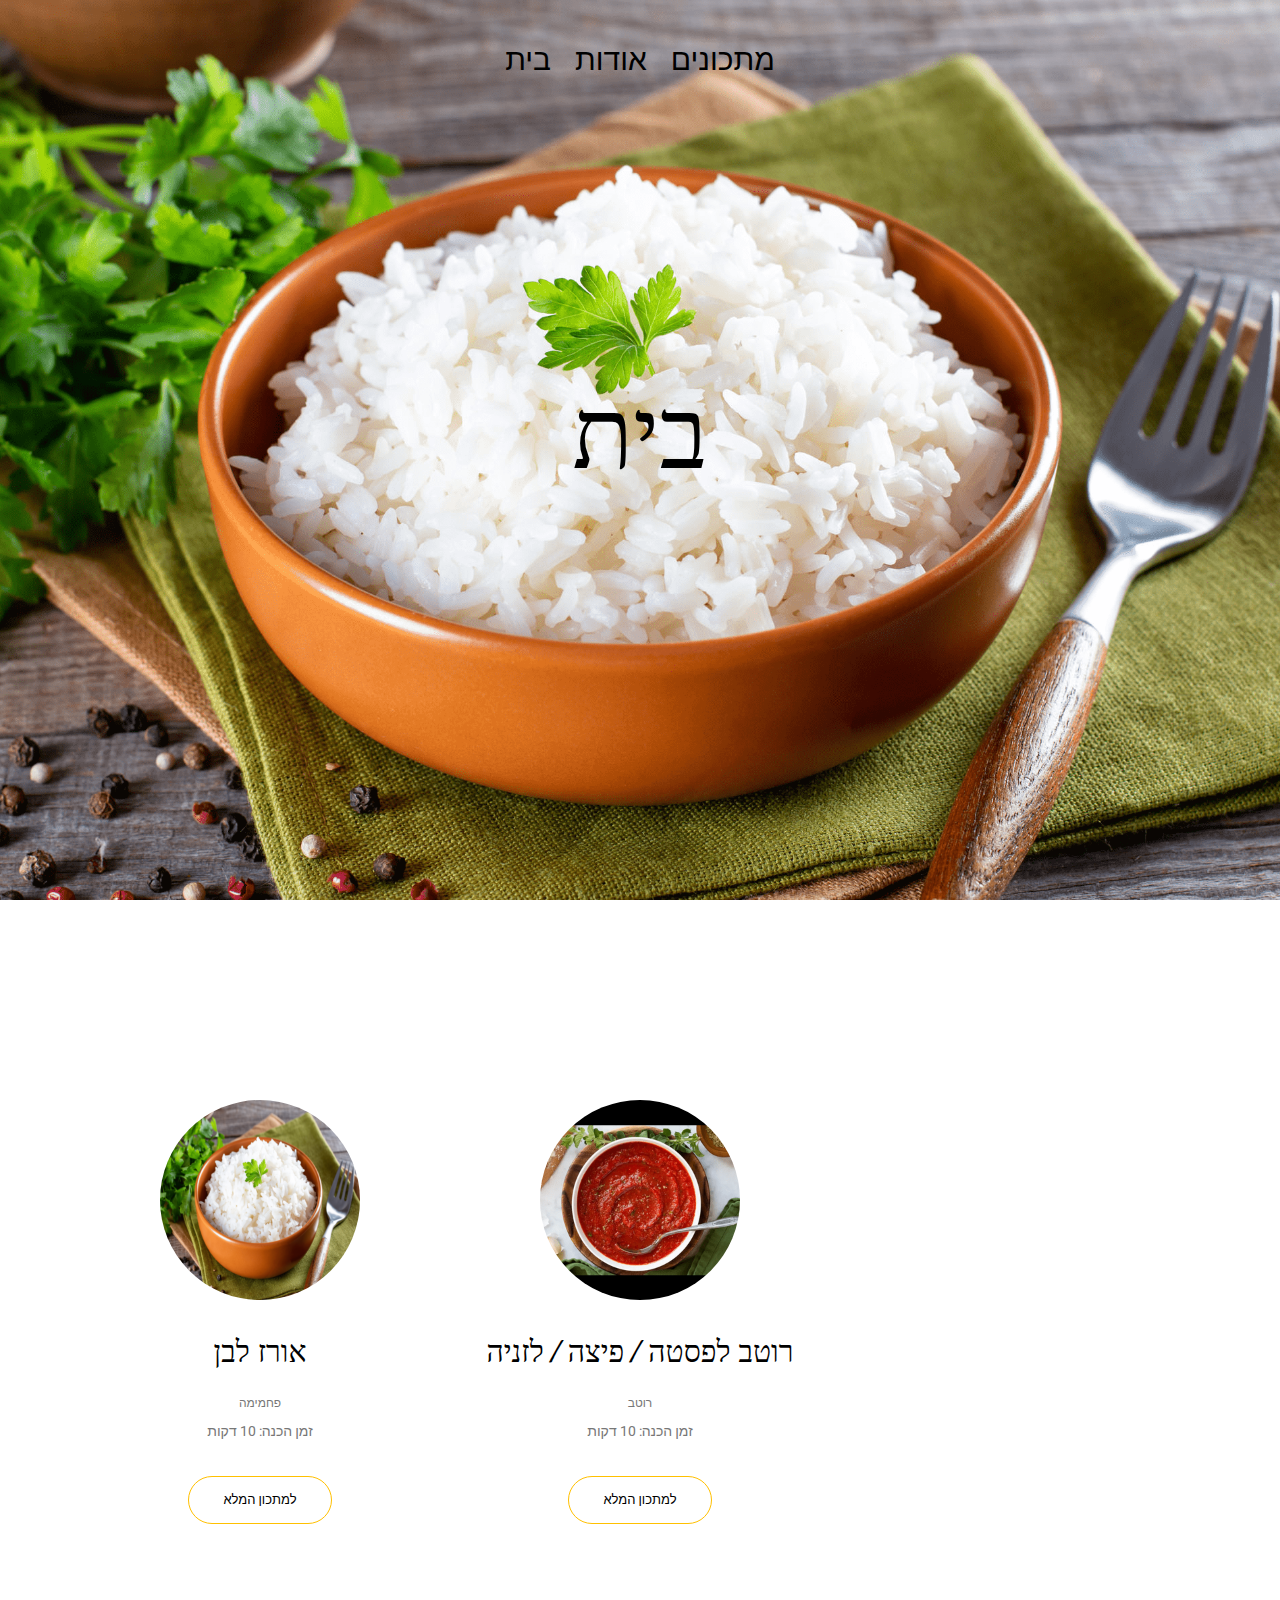
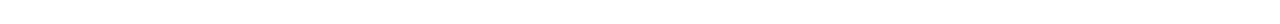
<file: index.html>
<!doctype html>
<html class="no-js" lang="zxx">

<head>
    <meta charset="utf-8">
    <meta http-equiv="x-ua-compatible" content="ie=edge">
    <title>Tasty Recipes</title>
    <meta name="description" content="">
    <meta name="viewport" content="width=device-width, initial-scale=1">

    <!-- <link rel="manifest" href="site.webmanifest"> -->
    <!-- Place favicon.ico in the root directory -->

    <!-- CSS here -->
    <link rel="stylesheet" href="css/bootstrap.min.css">
    <link rel="stylesheet" href="css/owl.carousel.min.css">
    <link rel="stylesheet" href="css/magnific-popup.css">
    <link rel="stylesheet" href="css/font-awesome.min.css">
    <link rel="stylesheet" href="css/themify-icons.css">
    <link rel="stylesheet" href="css/nice-select.css">
    <link rel="stylesheet" href="css/flaticon.css">
    <link rel="stylesheet" href="css/gijgo.css">
    <link rel="stylesheet" href="css/animate.min.css">
    <link rel="stylesheet" href="css/slick.css">
    <link rel="stylesheet" href="css/slicknav.css">
    <link rel="stylesheet" href="css/style.css">
    <!-- <link rel="stylesheet" href="css/responsive.css"> -->
</head>

<body>
    <!--[if lte IE 9]>
            <p class="browserupgrade">You are using an <strong>outdated</strong> browser. Please <a href="https://browsehappy.com/">upgrade your browser</a> to improve your experience and security.</p>
        <![endif]-->

    <!-- header-start -->
    <header>
        <div class="header-area ">
            <div id="sticky-header" class="main-header-area ">
                <div class="container">
                    <div class="row align-items-center">
                        <div class="col-xl-3 col-lg-2">
                        </div>
                        <div class="col-xl-6 col-lg-7">
                            <div class="main-menu d-none d-lg-block">
                                <nav>
                                    <ul id="navigation">
                                        <li><a href="index.html">בית</a></li>
                                        <li><a href="about.html">אודות</a></li>
                                        <li><a href="Recipes.html">מתכונים</a></li>
                                    </ul>
                                  
                                    </ul>
                                </nav>
                            </div>
                        </div>
                        <div class="col-xl-3 col-lg-3 d-none d-lg-block">
                        </div>
                        <div class="col-12">
                            <div class="mobile_menu d-block d-lg-none"></div>
                        </div>
                    </div>

                </div>
            </div>
        </div>
    </header>
    <!-- header-end -->
	

    <!-- slider_area_start -->
    <div class="slider_area">
        <div class="single_slider  d-flex align-items-center slider_bg_1">
            <div class="container">
                <div class="row align-items-center justify-content-center">
                    <div class="col-xl-8 ">
                        <div class="slider_text text-center">
                            <div class="text">
                                <h3 class= "black">בית</h3>
                        </div>
                    </div>
                </div>
            </div>
        </div>
        </div>
    </div>
    <!-- slider_area_end -->
    <!-- recepie_area_start  -->
    <div class="recepie_area">
        <div class="container">
            <div class="row">
                <div class="col-xl-4 col-lg-4 col-md-6">
                    <div class="single_recepie text-center">
                        <div class="recepie_thumb">
                            <img src="img/recepie/rice.png" alt="">
                        </div>
                        <h3>אורז לבן</h3>
                        <span>פחמימה</span>
                        <p>זמן הכנה: 10 דקות</p>
                        <a href="recipes_details_rice.html" class="line_btn" target="_blank">למתכון המלא</a>
                    </div>
                </div>
                <div class="col-xl-4 col-lg-4 col-md-6">
                    <div class="single_recepie text-center">
                        <div class="recepie_thumb">
                            <img src="img/recepie/pizza.png" alt="">
                        </div>
                        <h3>רוטב לפסטה / פיצה / לזניה</h3>
                        <span>רוטב</span>
                        <p>זמן הכנה: 10 דקות</p>
                        <a href="recipes_details_pizza.html" class="line_btn" target="_blank">למתכון המלא</a>
                    </div>
                </div>
            </div>
        </div>
    </div>
    <!-- /recepie_area_start  -->

   
</body>

</html>
</file>
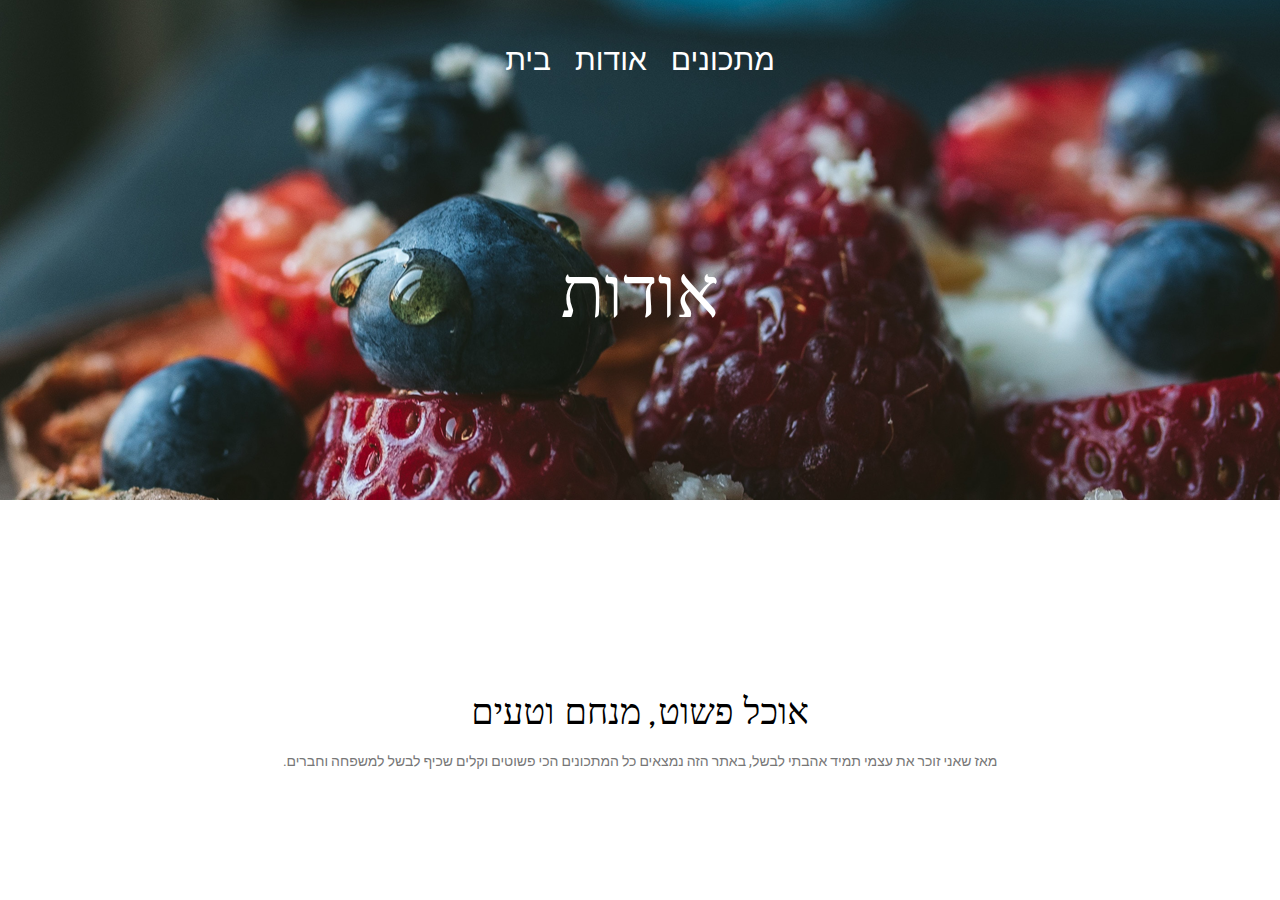
<file: about.html>
<!doctype html>
<html class="no-js" lang="zxx">

<head>
    <meta charset="utf-8">
    <meta http-equiv="x-ua-compatible" content="ie=edge">
    <title>Tasty Recipes</title>
    <meta name="description" content="">
    <meta name="viewport" content="width=device-width, initial-scale=1">

    <!-- <link rel="manifest" href="site.webmanifest"> -->
    <!-- Place favicon.ico in the root directory -->

    <!-- CSS here -->
    <link rel="stylesheet" href="css/bootstrap.min.css">
    <link rel="stylesheet" href="css/owl.carousel.min.css">
    <link rel="stylesheet" href="css/magnific-popup.css">
    <link rel="stylesheet" href="css/font-awesome.min.css">
    <link rel="stylesheet" href="css/themify-icons.css">
    <link rel="stylesheet" href="css/nice-select.css">
    <link rel="stylesheet" href="css/flaticon.css">
    <link rel="stylesheet" href="css/gijgo.css">
    <link rel="stylesheet" href="css/animate.min.css">
    <link rel="stylesheet" href="css/slick.css">
    <link rel="stylesheet" href="css/slicknav.css">
    <link rel="stylesheet" href="css/style.css">
    <!-- <link rel="stylesheet" href="css/responsive.css"> -->
</head>

<body>
    <!--[if lte IE 9]>
            <p class="browserupgrade">You are using an <strong>outdated</strong> browser. Please <a href="https://browsehappy.com/">upgrade your browser</a> to improve your experience and security.</p>
        <![endif]-->

    <!-- header-start -->
    <header>
        <div class="header-area ">
            <div id="sticky-header" class="main-header-area ">
                <div class="container">
                    <div class="row align-items-center">
                        <div class="col-xl-3 col-lg-2">
                            <div class="logo">
                            </div>
                        </div>
                        <div class="col-xl-6 col-lg-7">
                            <div class="main-menu white_text  d-none d-lg-block">
                                <nav>
                                    <ul id="navigation">
                                        <li><a href="index.html">בית</a></li>
                                        <li><a href="about.html">אודות</a></li>
                                        <li><a href="Recipes.html">מתכונים</a></li> </li>
                                    </ul>
                                </nav>
                            </div>
                        </div>
                        <div class="col-xl-3 col-lg-3 d-none d-lg-block">
                        </div>
                        <div class="col-12">
                            <div class="mobile_menu d-block d-lg-none"></div>
                        </div>
                    </div>

                </div>
            </div>
        </div>
    </header>
    <!-- header-end -->

    <!-- bradcam_area  -->
    <div class="bradcam_area bradcam_bg_1">
        <div class="container">
            <div class="row">
                <div class="col-xl-12">
                    <div class="bradcam_text text-center">
                        <h3>אודות</h3>
                    </div>
                </div>
            </div>
        </div>
    </div>
    <!-- /bradcam_area  -->

    <!-- recepie_header_area  -->
    <div class="recepie_header_area">
        <div class="container">
            <div class="row justify-content-center">
                <div class="col-xl-10">
                    <div class="recepie_text text-center">
                        <h1>אוכל פשוט, מנחם וטעים</h1>
                            <p>.מאז שאני זוכר את עצמי תמיד אהבתי לבשל, באתר הזה נמצאים כל המתכונים הכי פשוטים וקלים שכיף לבשל למשפחה וחברים</p>
                    </div>
                </div>
            </div>
        </div>
    </div>
    <!--/ recepie_header_area  -->

</body>

</html>
</file>
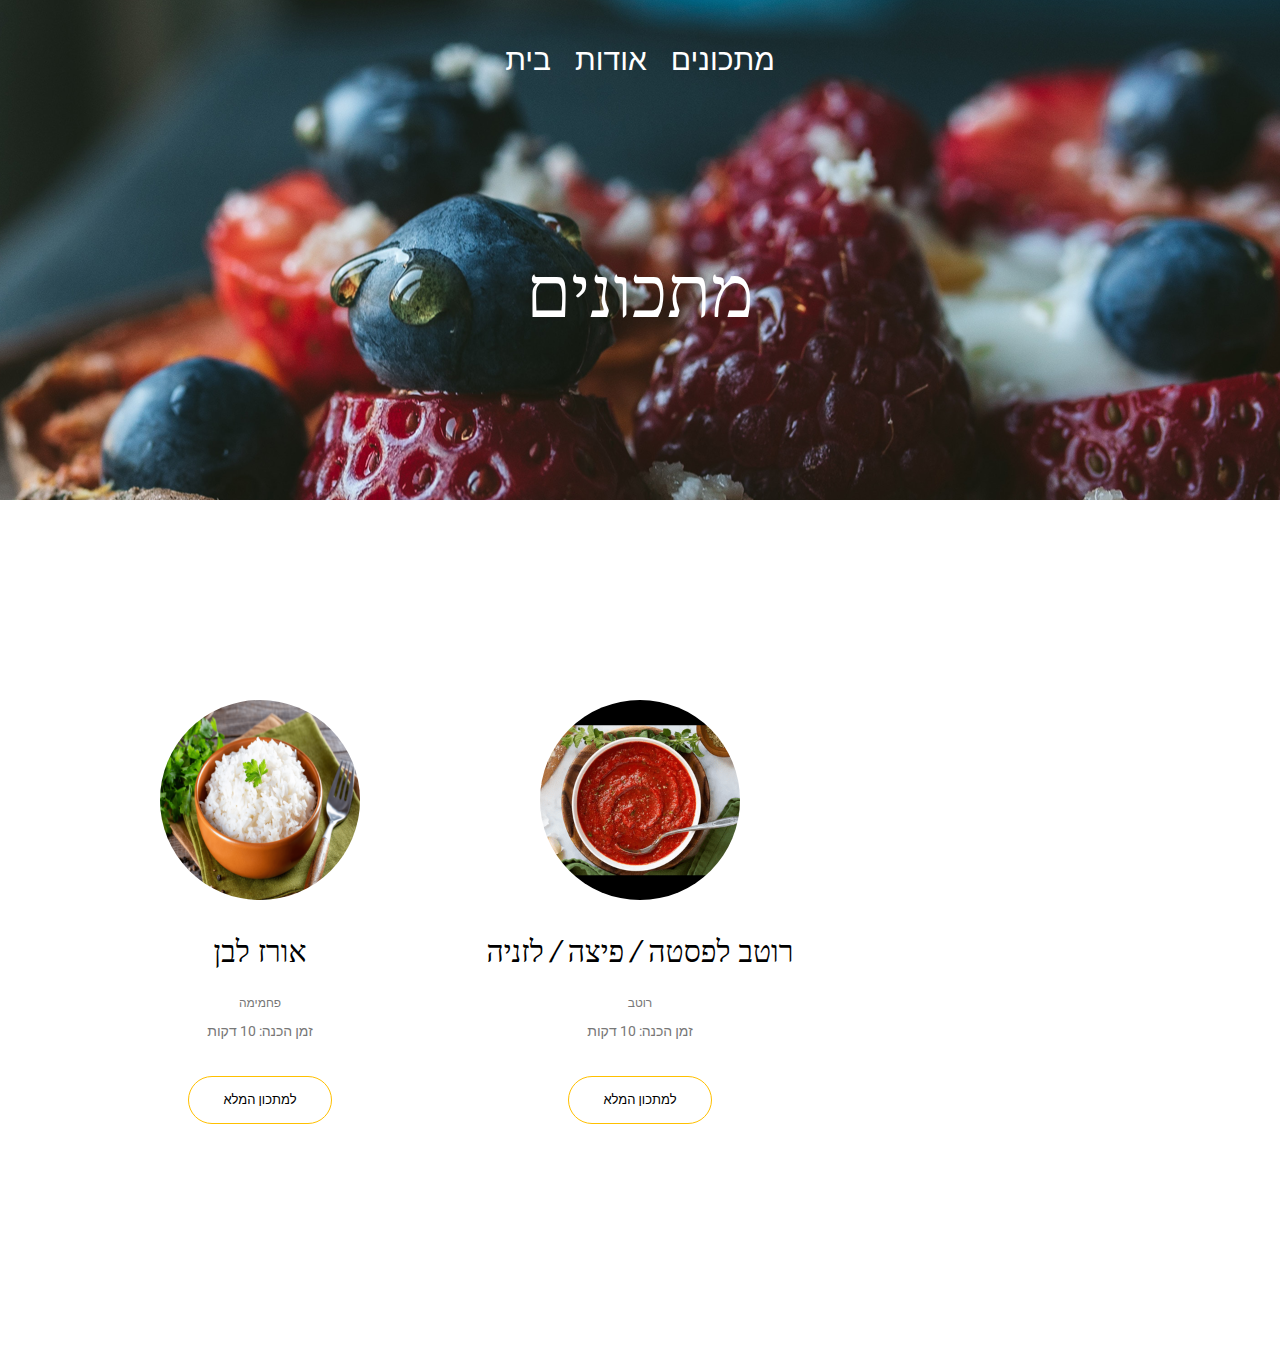
<file: Recipes.html>
<!doctype html>
<html class="no-js" lang="zxx">

<head>
    <meta charset="utf-8">
    <meta http-equiv="x-ua-compatible" content="ie=edge">
    <title>Tasty Recipes</title>
    <meta name="description" content="">
    <meta name="viewport" content="width=device-width, initial-scale=1">

    <!-- <link rel="manifest" href="site.webmanifest"> -->
    <!-- Place favicon.ico in the root directory -->

    <!-- CSS here -->
    <link rel="stylesheet" href="css/bootstrap.min.css">
    <link rel="stylesheet" href="css/owl.carousel.min.css">
    <link rel="stylesheet" href="css/magnific-popup.css">
    <link rel="stylesheet" href="css/font-awesome.min.css">
    <link rel="stylesheet" href="css/themify-icons.css">
    <link rel="stylesheet" href="css/nice-select.css">
    <link rel="stylesheet" href="css/flaticon.css">
    <link rel="stylesheet" href="css/gijgo.css">
    <link rel="stylesheet" href="css/animate.min.css">
    <link rel="stylesheet" href="css/slick.css">
    <link rel="stylesheet" href="css/slicknav.css">
    <link rel="stylesheet" href="css/style.css">
    <!-- <link rel="stylesheet" href="css/responsive.css"> -->
</head>

<body>
    <!--[if lte IE 9]>
            <p class="browserupgrade">You are using an <strong>outdated</strong> browser. Please <a href="https://browsehappy.com/">upgrade your browser</a> to improve your experience and security.</p>
        <![endif]-->

    <!-- header-start -->
    <header>
        <div class="header-area ">
            <div id="sticky-header" class="main-header-area">
                <div class="container">
                    <div class="row align-items-center">
                        <div class="col-xl-3 col-lg-2">
                            <div class="logo">
                            </div>
                        </div>
                        <div class="col-xl-6 col-lg-7">
                            <div class="main-menu white_text  d-none d-lg-block">
                                <nav>
                                    <ul id="navigation">
                                        <li><a href="index.html">בית</a></li>
                                        <li><a href="about.html">אודות</a></li>
                                        <li><a href="Recipes.html">מתכונים</a></li>
                                    </ul>
                                        </li>
                                    </ul>
                                </nav>
                            </div>
                        </div>
                        <div class="col-12">
                            <div class="mobile_menu d-block d-lg-none"></div>
                        </div>
                    </div>

                </div>
            </div>
        </div>
    </header>
    <!-- header-end -->

    <!-- bradcam_area  -->
    <div class="bradcam_area bradcam_bg_1">
        <div class="container">
            <div class="row">
                <div class="col-xl-12">
                    <div class="bradcam_text text-center">
						<h3>מתכונים</h3>
                    </div>
                </div>
            </div>
        </div>
    </div>
    <!-- /bradcam_area  -->

    <!-- recepie_area_start  -->
    <div class="recepie_area plus_padding">
        <div class="container">
            <div class="row">
                <div class="col-xl-4 col-lg-4 col-md-6">
                    <div class="single_recepie text-center">
                        <div class="recepie_thumb">
                            <img src="img/recepie/rice.png" alt="">
                        </div>
                        <h3>אורז לבן</h3>
                        <span>פחמימה</span>
                        <p>זמן הכנה: 10 דקות</p>
                        <a href="recipes_details_rice.html" class="line_btn" target=":_blank">למתכון המלא</a>
                    </div>
                </div>
                <div class="col-xl-4 col-lg-4 col-md-6">
                    <div class="single_recepie text-center">
                        <div class="recepie_thumb">
                            <img src="img/recepie/pizza.png" alt="">
                        </div>
                        <h3>רוטב לפסטה / פיצה / לזניה</h3>
                        <span>רוטב</span>
                        <p>זמן הכנה: 10 דקות</p>
                        <a href="recipes_details_pizza.html" class="line_btn" target="_blank">למתכון המלא</a>
                    </div>
                </div>
                
</body>

</html>
</file>
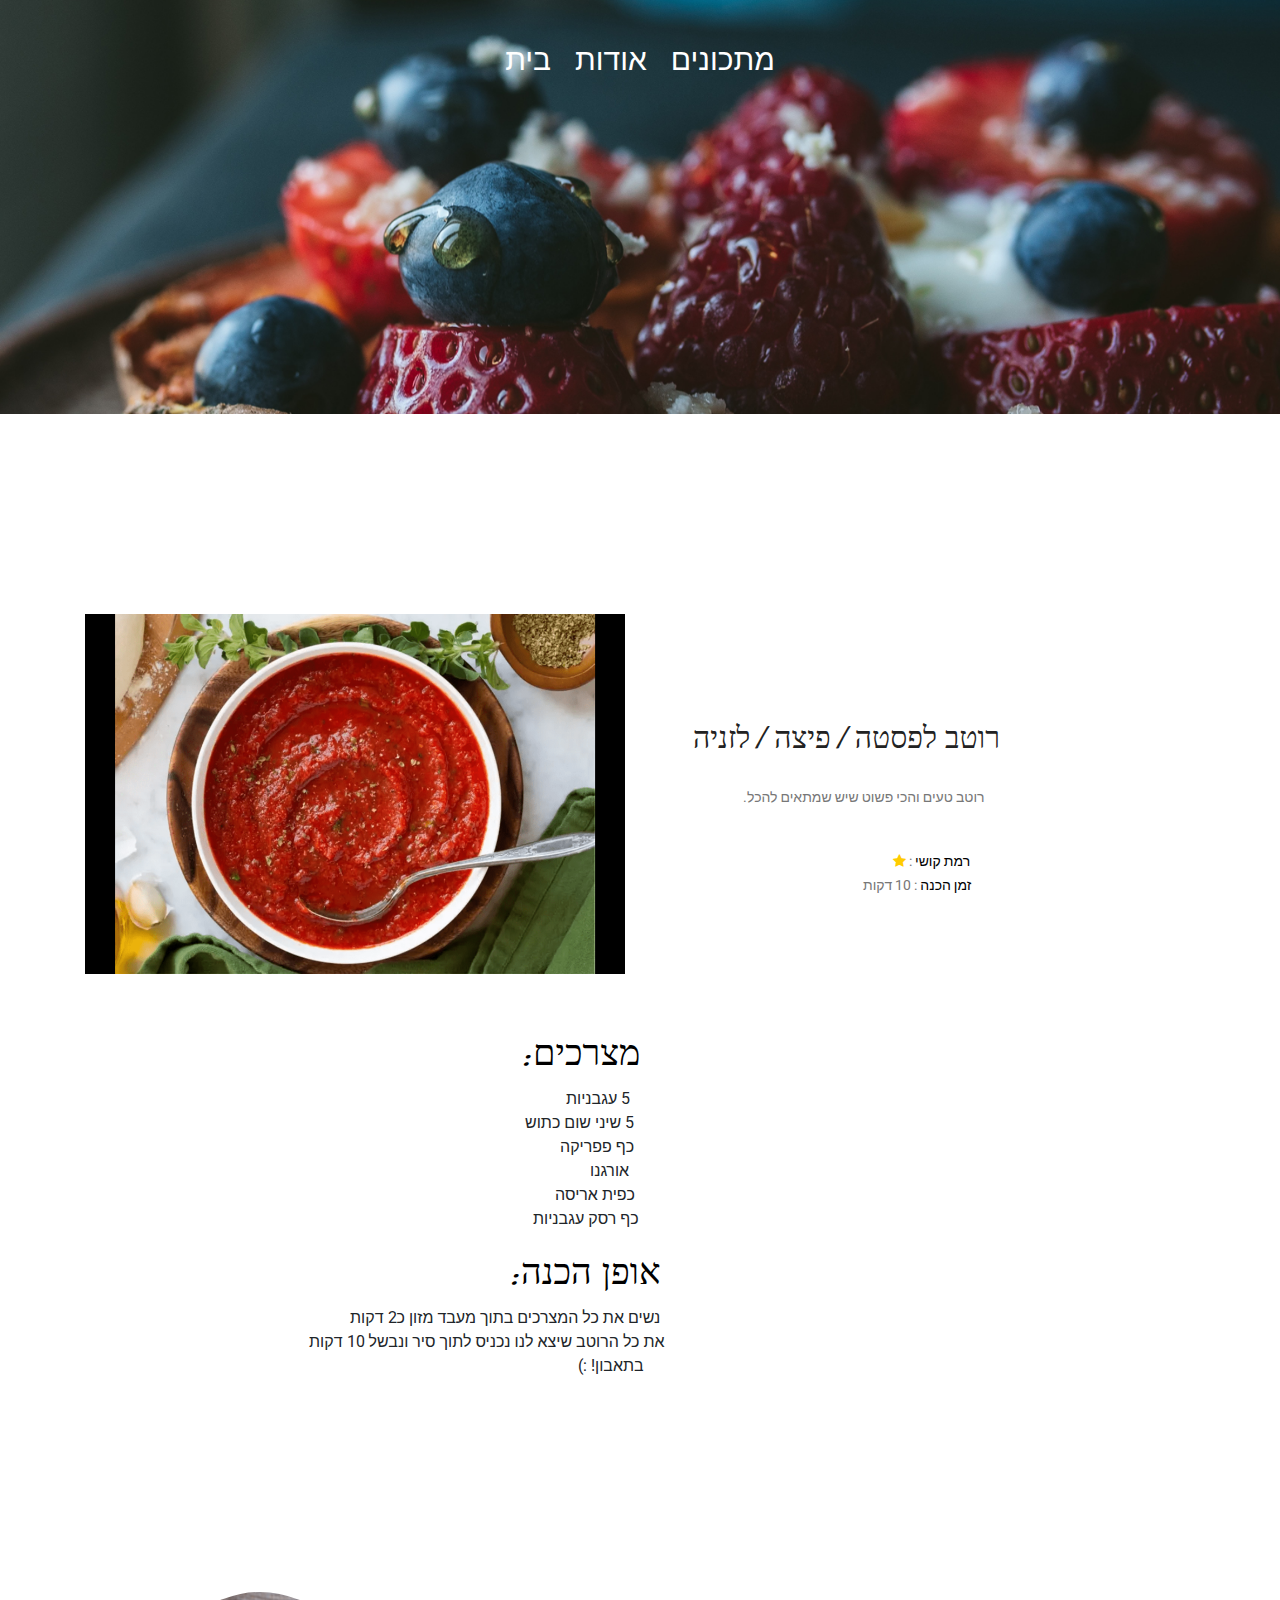
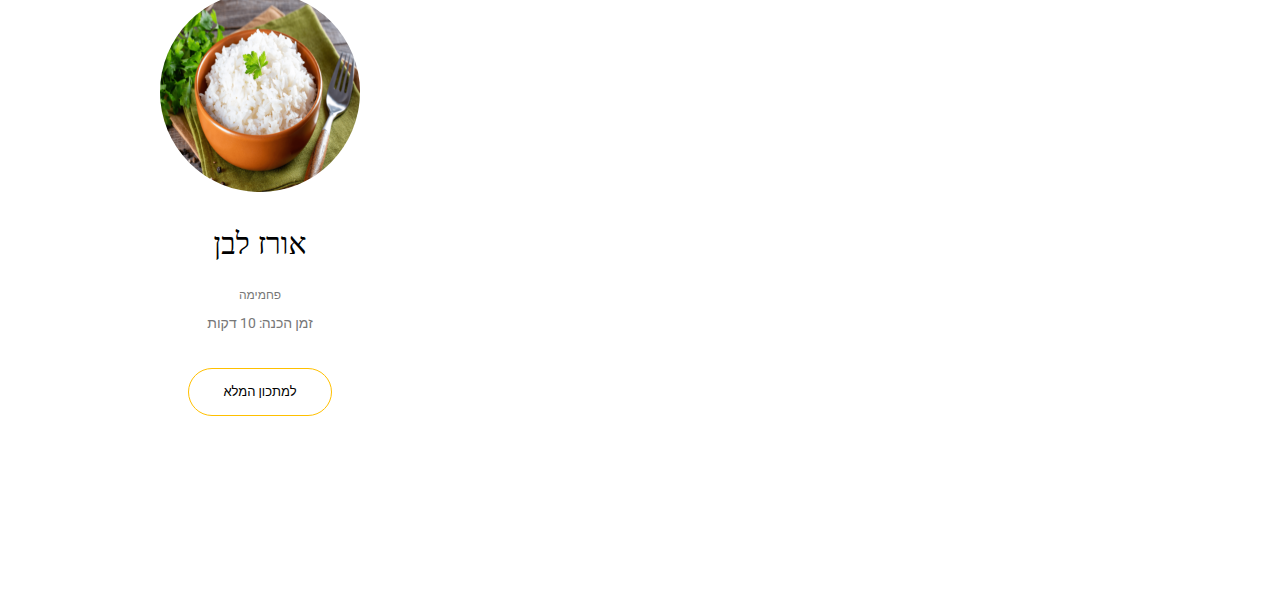
<file: recipes_details_pizza.html>
<!doctype html>
<html class="no-js" lang="zxx">

<head>
    <meta charset="utf-8">
    <meta http-equiv="x-ua-compatible" content="ie=edge">
    <title>Tasty Recipes</title>
    <meta name="description" content="">
    <meta name="viewport" content="width=device-width, initial-scale=1">

    <!-- <link rel="manifest" href="site.webmanifest"> -->
    <!-- Place favicon.ico in the root directory -->

    <!-- CSS here -->
    <link rel="stylesheet" href="css/bootstrap.min.css">
    <link rel="stylesheet" href="css/owl.carousel.min.css">
    <link rel="stylesheet" href="css/magnific-popup.css">
    <link rel="stylesheet" href="css/font-awesome.min.css">
    <link rel="stylesheet" href="css/themify-icons.css">
    <link rel="stylesheet" href="css/nice-select.css">
    <link rel="stylesheet" href="css/flaticon.css">
    <link rel="stylesheet" href="css/gijgo.css">
    <link rel="stylesheet" href="css/animate.min.css">
    <link rel="stylesheet" href="css/slick.css">
    <link rel="stylesheet" href="css/slicknav.css">
    <link rel="stylesheet" href="css/style.css">
    <!-- <link rel="stylesheet" href="css/responsive.css"> -->
</head>

<body>
    <!--[if lte IE 9]>
            <p class="browserupgrade">You are using an <strong>outdated</strong> browser. Please <a href="https://browsehappy.com/">upgrade your browser</a> to improve your experience and security.</p>
        <![endif]-->

    <!-- header-start -->
    <header>
        <div class="header-area ">
            <div id="sticky-header" class="main-header-area ">
                <div class="container">
                    <div class="row align-items-center">
                        <div class="col-xl-3 col-lg-2">
                        </div>
                        <div class="col-xl-6 col-lg-7">
                            <div class="main-menu white_text  d-none d-lg-block">
                                <nav>
                                    <ul id="navigation">
                                        <li><a href="index.html">בית</a></li>
                                        <li><a href="about.html">אודות</a></li>
                                        <li><a href="Recipes.html">מתכונים</a></li>
                                    </ul>
                                </nav>
                            </div>
                        </div>
                        <div class="col-xl-3 col-lg-3 d-none d-lg-block">
                        </div>
                        <div class="col-12">
                            <div class="mobile_menu d-block d-lg-none"></div>
                        </div>
                    </div>

                </div>
            </div>
        </div>
    </header>
    <!-- header-end -->

    <!-- bradcam_area  -->
    <div class="bradcam_area bradcam_bg_1">
        <div class="container">
            <div class="row">
                <div class="col-xl-12">
                    <div class="bradcam_text text-center">
                        <h3></h3>
                    </div>
                </div>
            </div>
        </div>
    </div>
    <!-- /bradcam_area  -->

    <div class="recepie_details_area">
        <div class="container">
            <div class="row align-items-center">
                <div class="col-xl-6 col-md-6">
                    <div class="recepies_thumb">
                        <img src="img/recepie/pizza_detail.png" alt="">
                    </div>
                </div>
                <div class="col-xl-6 col-md-6">
                    <div class="recepies_info">
                        <h3 class= "rtl20">רוטב לפסטה / פיצה / לזניה</h3>
                        <p class= "rtl21">רוטב טעים והכי פשוט שיש שמתאים להכל.</p>

                        <div class="resepies_details">
                            <ul>
                                <li class= "rtl2"><p><strong>רמת קושי</strong> : <i class="fa fa-star"></i>
                                <li class= "rtl"><p><strong>זמן הכנה</strong> : 10 דקות</p></li>
                            </ul>
                        </div>
                    </div>
                </div>
            </div>
            <div class="row">
                <div class="col-xl-12">
                    <div class="recepies_text">
					<h1 class= "rtl4">מצרכים:</h1>
						<ul>
							<li class= "rtl22">5 עגבניות</li>
							<li class= "rtl23">5 שיני שום כתוש</li>
							<li class= "rtl24">כף פפריקה</li>
							<li class= "rtl25">אורגנו</li>
							<li class= "rtl26">כפית אריסה</li>
							<li class= "rtl27">כף רסק עגבניות</li>
						</ul>
					<br>
                    </div>
					<h1 class= "rtl7">אופן הכנה:</h1>
						<ol>
							<li class= "rtl28">נשים את כל המצרכים בתוך מעבד מזון כ2 דקות</li>
							<li class= "rtl29">את כל הרוטב שיצא לנו נכניס לתוך סיר ונבשל 10 דקות</li>
							<li class= "rtl30">בתאבון! :)</li>
						</ol>
                </div>
            </div>
        </div>
    </div>
    <!-- recepie_area_start  -->
    <div class="recepie_area inc_padding">
        <div class="container">
            <div class="row">
                <div class="col-xl-4 col-lg-4 col-md-6">
                    <div class="single_recepie text-center">
                        <div class="recepie_thumb">
                            <img src="img/recepie/rice.png" alt="">
                        </div>
                        <h3>אורז לבן</h3>
                        <span>פחמימה</span>
                        <p>זמן הכנה: 10 דקות</p>
                        <a href="recipes_details_rice.html" class="line_btn" target="_blank">למתכון המלא</a>
                    </div>
                </div>
                </div>
</body>

</html>
</file>
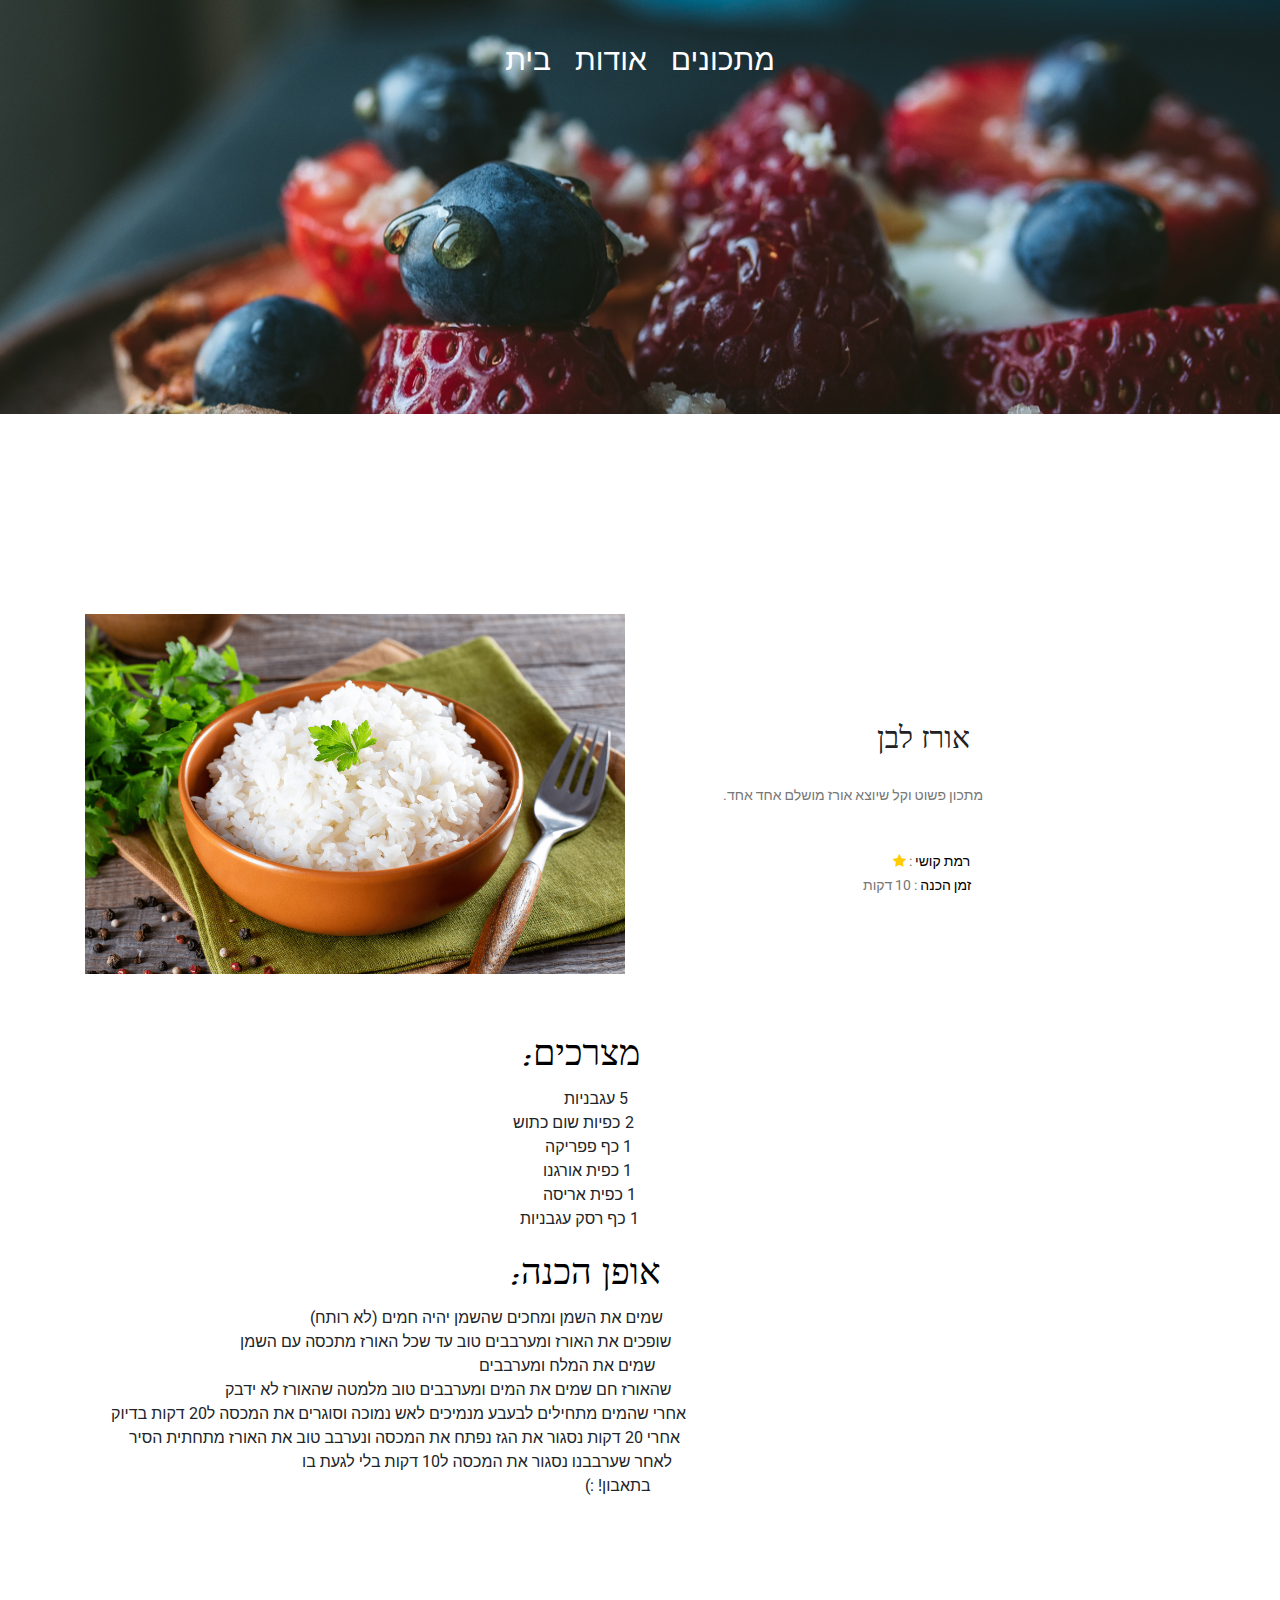
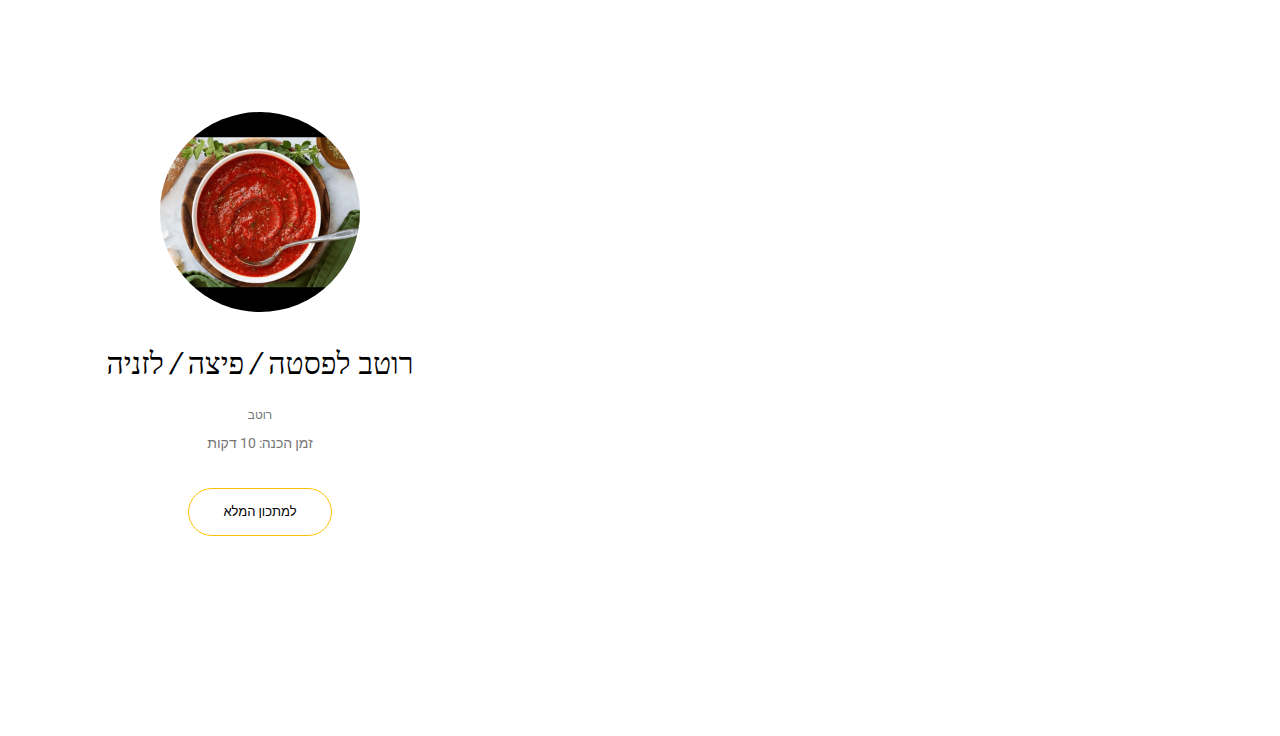
<file: recipes_details_rice.html>
<!doctype html>
<html class="no-js" lang="zxx">

<head>
    <meta charset="utf-8">
    <meta http-equiv="x-ua-compatible" content="ie=edge">
    <title>Tasty Recipes</title>
    <meta name="description" content="">
    <meta name="viewport" content="width=device-width, initial-scale=1">

    <!-- <link rel="manifest" href="site.webmanifest"> -->
    <!-- Place favicon.ico in the root directory -->

    <!-- CSS here -->
    <link rel="stylesheet" href="css/bootstrap.min.css">
    <link rel="stylesheet" href="css/owl.carousel.min.css">
    <link rel="stylesheet" href="css/magnific-popup.css">
    <link rel="stylesheet" href="css/font-awesome.min.css">
    <link rel="stylesheet" href="css/themify-icons.css">
    <link rel="stylesheet" href="css/nice-select.css">
    <link rel="stylesheet" href="css/flaticon.css">
    <link rel="stylesheet" href="css/gijgo.css">
    <link rel="stylesheet" href="css/animate.min.css">
    <link rel="stylesheet" href="css/slick.css">
    <link rel="stylesheet" href="css/slicknav.css">
    <link rel="stylesheet" href="css/style.css">
    <!-- <link rel="stylesheet" href="css/responsive.css"> -->
</head>

<body>
    <!--[if lte IE 9]>
            <p class="browserupgrade">You are using an <strong>outdated</strong> browser. Please <a href="https://browsehappy.com/">upgrade your browser</a> to improve your experience and security.</p>
        <![endif]-->

    <!-- header-start -->
    <header>
        <div class="header-area ">
            <div id="sticky-header" class="main-header-area ">
                <div class="container">
                    <div class="row align-items-center">
                        <div class="col-xl-3 col-lg-2">
                        </div>
                        <div class="col-xl-6 col-lg-7">
                            <div class="main-menu white_text  d-none d-lg-block">
                                <nav>
                                    <ul id="navigation">
                                        <li><a href="index.html">בית</a></li>
                                        <li><a href="about.html">אודות</a></li>
                                        <li><a href="Recipes.html">מתכונים</a></li>
                                    </ul>
                                </nav>
                            </div>
                        </div>
                        <div class="col-xl-3 col-lg-3 d-none d-lg-block">
                        </div>
                        <div class="col-12">
                            <div class="mobile_menu d-block d-lg-none"></div>
                        </div>
                    </div>

                </div>
            </div>
        </div>
    </header>
    <!-- header-end -->

    <!-- bradcam_area  -->
    <div class="bradcam_area bradcam_bg_1">
        <div class="container">
            <div class="row">
                <div class="col-xl-12">
                    <div class="bradcam_text text-center">
                        <h3></h3>
                    </div>
                </div>
            </div>
        </div>
    </div>
    <!-- /bradcam_area  -->

    <div class="recepie_details_area">
        <div class="container">
            <div class="row align-items-center">
                <div class="col-xl-6 col-md-6">
                    <div class="recepies_thumb">
                        <img src="img/recepie/recepie_details.png" alt="">
                    </div>
                </div>
                <div class="col-xl-6 col-md-6">
                    <div class="recepies_info">
                        <h3 class= "rtl3">אורז לבן</h3>
                        <p>.מתכון פשוט וקל שיוצא אורז מושלם אחד אחד</p>

                        <div class="resepies_details">
                            <ul>
                                <li class= "rtl2"><p><strong>רמת קושי</strong> : <i class="fa fa-star"></i>
                                <li class= "rtl"><p><strong>זמן הכנה</strong> : 10 דקות</p></li>
                            </ul>
                        </div>
                    </div>
                </div>
            </div>
            <div class="row">
                <div class="col-xl-12">
                    <div class="recepies_text">
					<h1 class= "rtl4">מצרכים:</h1>
						<ul>
							<li class= "rtl6">5 עגבניות</li>
							<li class= "rtl7">2 כפיות שום כתוש</li>
							<li class= "rtl8">1 כף פפריקה</li>
							<li class= "rtl9">1 כפית אורגנו</li>
							<li class= "rtl9">1 כפית אריסה</li>
							<li class= "rtl31">1 כף רסק עגבניות</li>
						</ul>
					<br>
                    </div>
					<h1 class= "rtl7">אופן הכנה:</h1>
						<ol>
							<li class= "rtl10">שמים את השמן ומחכים שהשמן יהיה חמים (לא רותח)</li>
							<li class= "rtl11">שופכים את האורז ומערבבים טוב עד שכל האורז מתכסה עם השמן</li>
							<li class= "rtl12">שמים את המלח ומערבבים</li>
							<li class= "rtl13">שהאורז חם שמים את המים ומערבבים טוב מלמטה שהאורז לא ידבק</li>
							<li class= "rtl14">אחרי שהמים מתחילים לבעבע מנמיכים לאש נמוכה וסוגרים את המכסה ל20 דקות בדיוק</li>
							<li class= "rtl15">אחרי 20 דקות נסגור את הגז נפתח את המכסה ונערבב טוב את האורז מתחתית הסיר</li>
							<li class= "rtl16">לאחר שערבבנו נסגור את המכסה ל10 דקות בלי לגעת בו</li>
							<li class= "rtl17">בתאבון! :)</li>
						</ol>
                </div>
            </div>
        </div>
    </div>
    <!-- recepie_area_start  -->
    <div class="recepie_area inc_padding">
        <div class="container">
            <div class="row">
                <div class="col-xl-4 col-lg-4 col-md-6">
                    <div class="single_recepie text-center">
                        <div class="recepie_thumb">
                            <img src="img/recepie/pizza.png" alt="">
                        </div>
                        <h3>רוטב לפסטה / פיצה / לזניה</h3>
                        <span>רוטב</span>
                        <p>זמן הכנה: 10 דקות</p>
                        <a href="recipes_details_pizza.html" class="line_btn" target="_blank">למתכון המלא</a>
                    </div>
                </div>
</body>

</html>
</file>
<file: css/themify-icons.css>
@font-face {
	font-family: 'themify';
	src:url('../fonts/themify.eot?-fvbane');
	src:url('../fonts/themify.eot?#iefix-fvbane') format('embedded-opentype'),
		url('../fonts/themify.woff?-fvbane') format('woff'),
		url('../fonts/themify.ttf?-fvbane') format('truetype'),
		url('../fonts/themify.svg?-fvbane#themify') format('svg');
	font-weight: normal;
	font-style: normal;
}

[class^="ti-"], [class*=" ti-"] {
	font-family: 'themify';
	/* speak: none; */
	font-style: normal;
	font-weight: normal;
	font-variant: normal;
	text-transform: none;
	line-height: 1;

	/* Better Font Rendering =========== */
	-webkit-font-smoothing: antialiased;
	-moz-osx-font-smoothing: grayscale;
}

.ti-wand:before {
	content: "\e600";
}
.ti-volume:before {
	content: "\e601";
}
.ti-user:before {
	content: "\e602";
}
.ti-unlock:before {
	content: "\e603";
}
.ti-unlink:before {
	content: "\e604";
}
.ti-trash:before {
	content: "\e605";
}
.ti-thought:before {
	content: "\e606";
}
.ti-target:before {
	content: "\e607";
}
.ti-tag:before {
	content: "\e608";
}
.ti-tablet:before {
	content: "\e609";
}
.ti-star:before {
	content: "\e60a";
}
.ti-spray:before {
	content: "\e60b";
}
.ti-signal:before {
	content: "\e60c";
}
.ti-shopping-cart:before {
	content: "\e60d";
}
.ti-shopping-cart-full:before {
	content: "\e60e";
}
.ti-settings:before {
	content: "\e60f";
}
.ti-search:before {
	content: "\e610";
}
.ti-zoom-in:before {
	content: "\e611";
}
.ti-zoom-out:before {
	content: "\e612";
}
.ti-cut:before {
	content: "\e613";
}
.ti-ruler:before {
	content: "\e614";
}
.ti-ruler-pencil:before {
	content: "\e615";
}
.ti-ruler-alt:before {
	content: "\e616";
}
.ti-bookmark:before {
	content: "\e617";
}
.ti-bookmark-alt:before {
	content: "\e618";
}
.ti-reload:before {
	content: "\e619";
}
.ti-plus:before {
	content: "\e61a";
}
.ti-pin:before {
	content: "\e61b";
}
.ti-pencil:before {
	content: "\e61c";
}
.ti-pencil-alt:before {
	content: "\e61d";
}
.ti-paint-roller:before {
	content: "\e61e";
}
.ti-paint-bucket:before {
	content: "\e61f";
}
.ti-na:before {
	content: "\e620";
}
.ti-mobile:before {
	content: "\e621";
}
.ti-minus:before {
	content: "\e622";
}
.ti-medall:before {
	content: "\e623";
}
.ti-medall-alt:before {
	content: "\e624";
}
.ti-marker:before {
	content: "\e625";
}
.ti-marker-alt:before {
	content: "\e626";
}
.ti-arrow-up:before {
	content: "\e627";
}
.ti-arrow-right:before {
	content: "\e628";
}
.ti-arrow-left:before {
	content: "\e629";
}
.ti-arrow-down:before {
	content: "\e62a";
}
.ti-lock:before {
	content: "\e62b";
}
.ti-location-arrow:before {
	content: "\e62c";
}
.ti-link:before {
	content: "\e62d";
}
.ti-layout:before {
	content: "\e62e";
}
.ti-layers:before {
	content: "\e62f";
}
.ti-layers-alt:before {
	content: "\e630";
}
.ti-key:before {
	content: "\e631";
}
.ti-import:before {
	content: "\e632";
}
.ti-image:before {
	content: "\e633";
}
.ti-heart:before {
	content: "\e634";
}
.ti-heart-broken:before {
	content: "\e635";
}
.ti-hand-stop:before {
	content: "\e636";
}
.ti-hand-open:before {
	content: "\e637";
}
.ti-hand-drag:before {
	content: "\e638";
}
.ti-folder:before {
	content: "\e639";
}
.ti-flag:before {
	content: "\e63a";
}
.ti-flag-alt:before {
	content: "\e63b";
}
.ti-flag-alt-2:before {
	content: "\e63c";
}
.ti-eye:before {
	content: "\e63d";
}
.ti-export:before {
	content: "\e63e";
}
.ti-exchange-vertical:before {
	content: "\e63f";
}
.ti-desktop:before {
	content: "\e640";
}
.ti-cup:before {
	content: "\e641";
}
.ti-crown:before {
	content: "\e642";
}
.ti-comments:before {
	content: "\e643";
}
.ti-comment:before {
	content: "\e644";
}
.ti-comment-alt:before {
	content: "\e645";
}
.ti-close:before {
	content: "\e646";
}
.ti-clip:before {
	content: "\e647";
}
.ti-angle-up:before {
	content: "\e648";
}
.ti-angle-right:before {
	content: "\e649";
}
.ti-angle-left:before {
	content: "\e64a";
}
.ti-angle-down:before {
	content: "\e64b";
}
.ti-check:before {
	content: "\e64c";
}
.ti-check-box:before {
	content: "\e64d";
}
.ti-camera:before {
	content: "\e64e";
}
.ti-announcement:before {
	content: "\e64f";
}
.ti-brush:before {
	content: "\e650";
}
.ti-briefcase:before {
	content: "\e651";
}
.ti-bolt:before {
	content: "\e652";
}
.ti-bolt-alt:before {
	content: "\e653";
}
.ti-blackboard:before {
	content: "\e654";
}
.ti-bag:before {
	content: "\e655";
}
.ti-move:before {
	content: "\e656";
}
.ti-arrows-vertical:before {
	content: "\e657";
}
.ti-arrows-horizontal:before {
	content: "\e658";
}
.ti-fullscreen:before {
	content: "\e659";
}
.ti-arrow-top-right:before {
	content: "\e65a";
}
.ti-arrow-top-left:before {
	content: "\e65b";
}
.ti-arrow-circle-up:before {
	content: "\e65c";
}
.ti-arrow-circle-right:before {
	content: "\e65d";
}
.ti-arrow-circle-left:before {
	content: "\e65e";
}
.ti-arrow-circle-down:before {
	content: "\e65f";
}
.ti-angle-double-up:before {
	content: "\e660";
}
.ti-angle-double-right:before {
	content: "\e661";
}
.ti-angle-double-left:before {
	content: "\e662";
}
.ti-angle-double-down:before {
	content: "\e663";
}
.ti-zip:before {
	content: "\e664";
}
.ti-world:before {
	content: "\e665";
}
.ti-wheelchair:before {
	content: "\e666";
}
.ti-view-list:before {
	content: "\e667";
}
.ti-view-list-alt:before {
	content: "\e668";
}
.ti-view-grid:before {
	content: "\e669";
}
.ti-uppercase:before {
	content: "\e66a";
}
.ti-upload:before {
	content: "\e66b";
}
.ti-underline:before {
	content: "\e66c";
}
.ti-truck:before {
	content: "\e66d";
}
.ti-timer:before {
	content: "\e66e";
}
.ti-ticket:before {
	content: "\e66f";
}
.ti-thumb-up:before {
	content: "\e670";
}
.ti-thumb-down:before {
	content: "\e671";
}
.ti-text:before {
	content: "\e672";
}
.ti-stats-up:before {
	content: "\e673";
}
.ti-stats-down:before {
	content: "\e674";
}
.ti-split-v:before {
	content: "\e675";
}
.ti-split-h:before {
	content: "\e676";
}
.ti-smallcap:before {
	content: "\e677";
}
.ti-shine:before {
	content: "\e678";
}
.ti-shift-right:before {
	content: "\e679";
}
.ti-shift-left:before {
	content: "\e67a";
}
.ti-shield:before {
	content: "\e67b";
}
.ti-notepad:before {
	content: "\e67c";
}
.ti-server:before {
	content: "\e67d";
}
.ti-quote-right:before {
	content: "\e67e";
}
.ti-quote-left:before {
	content: "\e67f";
}
.ti-pulse:before {
	content: "\e680";
}
.ti-printer:before {
	content: "\e681";
}
.ti-power-off:before {
	content: "\e682";
}
.ti-plug:before {
	content: "\e683";
}
.ti-pie-chart:before {
	content: "\e684";
}
.ti-paragraph:before {
	content: "\e685";
}
.ti-panel:before {
	content: "\e686";
}
.ti-package:before {
	content: "\e687";
}
.ti-music:before {
	content: "\e688";
}
.ti-music-alt:before {
	content: "\e689";
}
.ti-mouse:before {
	content: "\e68a";
}
.ti-mouse-alt:before {
	content: "\e68b";
}
.ti-money:before {
	content: "\e68c";
}
.ti-microphone:before {
	content: "\e68d";
}
.ti-menu:before {
	content: "\e68e";
}
.ti-menu-alt:before {
	content: "\e68f";
}
.ti-map:before {
	content: "\e690";
}
.ti-map-alt:before {
	content: "\e691";
}
.ti-loop:before {
	content: "\e692";
}
.ti-location-pin:before {
	content: "\e693";
}
.ti-list:before {
	content: "\e694";
}
.ti-light-bulb:before {
	content: "\e695";
}
.ti-Italic:before {
	content: "\e696";
}
.ti-info:before {
	content: "\e697";
}
.ti-infinite:before {
	content: "\e698";
}
.ti-id-badge:before {
	content: "\e699";
}
.ti-hummer:before {
	content: "\e69a";
}
.ti-home:before {
	content: "\e69b";
}
.ti-help:before {
	content: "\e69c";
}
.ti-headphone:before {
	content: "\e69d";
}
.ti-harddrives:before {
	content: "\e69e";
}
.ti-harddrive:before {
	content: "\e69f";
}
.ti-gift:before {
	content: "\e6a0";
}
.ti-game:before {
	content: "\e6a1";
}
.ti-filter:before {
	content: "\e6a2";
}
.ti-files:before {
	content: "\e6a3";
}
.ti-file:before {
	content: "\e6a4";
}
.ti-eraser:before {
	content: "\e6a5";
}
.ti-envelope:before {
	content: "\e6a6";
}
.ti-download:before {
	content: "\e6a7";
}
.ti-direction:before {
	content: "\e6a8";
}
.ti-direction-alt:before {
	content: "\e6a9";
}
.ti-dashboard:before {
	content: "\e6aa";
}
.ti-control-stop:before {
	content: "\e6ab";
}
.ti-control-shuffle:before {
	content: "\e6ac";
}
.ti-control-play:before {
	content: "\e6ad";
}
.ti-control-pause:before {
	content: "\e6ae";
}
.ti-control-forward:before {
	content: "\e6af";
}
.ti-control-backward:before {
	content: "\e6b0";
}
.ti-cloud:before {
	content: "\e6b1";
}
.ti-cloud-up:before {
	content: "\e6b2";
}
.ti-cloud-down:before {
	content: "\e6b3";
}
.ti-clipboard:before {
	content: "\e6b4";
}
.ti-car:before {
	content: "\e6b5";
}
.ti-calendar:before {
	content: "\e6b6";
}
.ti-book:before {
	content: "\e6b7";
}
.ti-bell:before {
	content: "\e6b8";
}
.ti-basketball:before {
	content: "\e6b9";
}
.ti-bar-chart:before {
	content: "\e6ba";
}
.ti-bar-chart-alt:before {
	content: "\e6bb";
}
.ti-back-right:before {
	content: "\e6bc";
}
.ti-back-left:before {
	content: "\e6bd";
}
.ti-arrows-corner:before {
	content: "\e6be";
}
.ti-archive:before {
	content: "\e6bf";
}
.ti-anchor:before {
	content: "\e6c0";
}
.ti-align-right:before {
	content: "\e6c1";
}
.ti-align-left:before {
	content: "\e6c2";
}
.ti-align-justify:before {
	content: "\e6c3";
}
.ti-align-center:before {
	content: "\e6c4";
}
.ti-alert:before {
	content: "\e6c5";
}
.ti-alarm-clock:before {
	content: "\e6c6";
}
.ti-agenda:before {
	content: "\e6c7";
}
.ti-write:before {
	content: "\e6c8";
}
.ti-window:before {
	content: "\e6c9";
}
.ti-widgetized:before {
	content: "\e6ca";
}
.ti-widget:before {
	content: "\e6cb";
}
.ti-widget-alt:before {
	content: "\e6cc";
}
.ti-wallet:before {
	content: "\e6cd";
}
.ti-video-clapper:before {
	content: "\e6ce";
}
.ti-video-camera:before {
	content: "\e6cf";
}
.ti-vector:before {
	content: "\e6d0";
}
.ti-themify-logo:before {
	content: "\e6d1";
}
.ti-themify-favicon:before {
	content: "\e6d2";
}
.ti-themify-favicon-alt:before {
	content: "\e6d3";
}
.ti-support:before {
	content: "\e6d4";
}
.ti-stamp:before {
	content: "\e6d5";
}
.ti-split-v-alt:before {
	content: "\e6d6";
}
.ti-slice:before {
	content: "\e6d7";
}
.ti-shortcode:before {
	content: "\e6d8";
}
.ti-shift-right-alt:before {
	content: "\e6d9";
}
.ti-shift-left-alt:before {
	content: "\e6da";
}
.ti-ruler-alt-2:before {
	content: "\e6db";
}
.ti-receipt:before {
	content: "\e6dc";
}
.ti-pin2:before {
	content: "\e6dd";
}
.ti-pin-alt:before {
	content: "\e6de";
}
.ti-pencil-alt2:before {
	content: "\e6df";
}
.ti-palette:before {
	content: "\e6e0";
}
.ti-more:before {
	content: "\e6e1";
}
.ti-more-alt:before {
	content: "\e6e2";
}
.ti-microphone-alt:before {
	content: "\e6e3";
}
.ti-magnet:before {
	content: "\e6e4";
}
.ti-line-double:before {
	content: "\e6e5";
}
.ti-line-dotted:before {
	content: "\e6e6";
}
.ti-line-dashed:before {
	content: "\e6e7";
}
.ti-layout-width-full:before {
	content: "\e6e8";
}
.ti-layout-width-default:before {
	content: "\e6e9";
}
.ti-layout-width-default-alt:before {
	content: "\e6ea";
}
.ti-layout-tab:before {
	content: "\e6eb";
}
.ti-layout-tab-window:before {
	content: "\e6ec";
}
.ti-layout-tab-v:before {
	content: "\e6ed";
}
.ti-layout-tab-min:before {
	content: "\e6ee";
}
.ti-layout-slider:before {
	content: "\e6ef";
}
.ti-layout-slider-alt:before {
	content: "\e6f0";
}
.ti-layout-sidebar-right:before {
	content: "\e6f1";
}
.ti-layout-sidebar-none:before {
	content: "\e6f2";
}
.ti-layout-sidebar-left:before {
	content: "\e6f3";
}
.ti-layout-placeholder:before {
	content: "\e6f4";
}
.ti-layout-menu:before {
	content: "\e6f5";
}
.ti-layout-menu-v:before {
	content: "\e6f6";
}
.ti-layout-menu-separated:before {
	content: "\e6f7";
}
.ti-layout-menu-full:before {
	content: "\e6f8";
}
.ti-layout-media-right-alt:before {
	content: "\e6f9";
}
.ti-layout-media-right:before {
	content: "\e6fa";
}
.ti-layout-media-overlay:before {
	content: "\e6fb";
}
.ti-layout-media-overlay-alt:before {
	content: "\e6fc";
}
.ti-layout-media-overlay-alt-2:before {
	content: "\e6fd";
}
.ti-layout-media-left-alt:before {
	content: "\e6fe";
}
.ti-layout-media-left:before {
	content: "\e6ff";
}
.ti-layout-media-center-alt:before {
	content: "\e700";
}
.ti-layout-media-center:before {
	content: "\e701";
}
.ti-layout-list-thumb:before {
	content: "\e702";
}
.ti-layout-list-thumb-alt:before {
	content: "\e703";
}
.ti-layout-list-post:before {
	content: "\e704";
}
.ti-layout-list-large-image:before {
	content: "\e705";
}
.ti-layout-line-solid:before {
	content: "\e706";
}
.ti-layout-grid4:before {
	content: "\e707";
}
.ti-layout-grid3:before {
	content: "\e708";
}
.ti-layout-grid2:before {
	content: "\e709";
}
.ti-layout-grid2-thumb:before {
	content: "\e70a";
}
.ti-layout-cta-right:before {
	content: "\e70b";
}
.ti-layout-cta-left:before {
	content: "\e70c";
}
.ti-layout-cta-center:before {
	content: "\e70d";
}
.ti-layout-cta-btn-right:before {
	content: "\e70e";
}
.ti-layout-cta-btn-left:before {
	content: "\e70f";
}
.ti-layout-column4:before {
	content: "\e710";
}
.ti-layout-column3:before {
	content: "\e711";
}
.ti-layout-column2:before {
	content: "\e712";
}
.ti-layout-accordion-separated:before {
	content: "\e713";
}
.ti-layout-accordion-merged:before {
	content: "\e714";
}
.ti-layout-accordion-list:before {
	content: "\e715";
}
.ti-ink-pen:before {
	content: "\e716";
}
.ti-info-alt:before {
	content: "\e717";
}
.ti-help-alt:before {
	content: "\e718";
}
.ti-headphone-alt:before {
	content: "\e719";
}
.ti-hand-point-up:before {
	content: "\e71a";
}
.ti-hand-point-right:before {
	content: "\e71b";
}
.ti-hand-point-left:before {
	content: "\e71c";
}
.ti-hand-point-down:before {
	content: "\e71d";
}
.ti-gallery:before {
	content: "\e71e";
}
.ti-face-smile:before {
	content: "\e71f";
}
.ti-face-sad:before {
	content: "\e720";
}
.ti-credit-card:before {
	content: "\e721";
}
.ti-control-skip-forward:before {
	content: "\e722";
}
.ti-control-skip-backward:before {
	content: "\e723";
}
.ti-control-record:before {
	content: "\e724";
}
.ti-control-eject:before {
	content: "\e725";
}
.ti-comments-smiley:before {
	content: "\e726";
}
.ti-brush-alt:before {
	content: "\e727";
}
.ti-youtube:before {
	content: "\e728";
}
.ti-vimeo:before {
	content: "\e729";
}
.ti-twitter:before {
	content: "\e72a";
}
.ti-time:before {
	content: "\e72b";
}
.ti-tumblr:before {
	content: "\e72c";
}
.ti-skype:before {
	content: "\e72d";
}
.ti-share:before {
	content: "\e72e";
}
.ti-share-alt:before {
	content: "\e72f";
}
.ti-rocket:before {
	content: "\e730";
}
.ti-pinterest:before {
	content: "\e731";
}
.ti-new-window:before {
	content: "\e732";
}
.ti-microsoft:before {
	content: "\e733";
}
.ti-list-ol:before {
	content: "\e734";
}
.ti-linkedin:before {
	content: "\e735";
}
.ti-layout-sidebar-2:before {
	content: "\e736";
}
.ti-layout-grid4-alt:before {
	content: "\e737";
}
.ti-layout-grid3-alt:before {
	content: "\e738";
}
.ti-layout-grid2-alt:before {
	content: "\e739";
}
.ti-layout-column4-alt:before {
	content: "\e73a";
}
.ti-layout-column3-alt:before {
	content: "\e73b";
}
.ti-layout-column2-alt:before {
	content: "\e73c";
}
.ti-instagram:before {
	content: "\e73d";
}
.ti-google:before {
	content: "\e73e";
}
.ti-github:before {
	content: "\e73f";
}
.ti-flickr:before {
	content: "\e740";
}
.ti-facebook:before {
	content: "\e741";
}
.ti-dropbox:before {
	content: "\e742";
}
.ti-dribbble:before {
	content: "\e743";
}
.ti-apple:before {
	content: "\e744";
}
.ti-android:before {
	content: "\e745";
}
.ti-save:before {
	content: "\e746";
}
.ti-save-alt:before {
	content: "\e747";
}
.ti-yahoo:before {
	content: "\e748";
}
.ti-wordpress:before {
	content: "\e749";
}
.ti-vimeo-alt:before {
	content: "\e74a";
}
.ti-twitter-alt:before {
	content: "\e74b";
}
.ti-tumblr-alt:before {
	content: "\e74c";
}
.ti-trello:before {
	content: "\e74d";
}
.ti-stack-overflow:before {
	content: "\e74e";
}
.ti-soundcloud:before {
	content: "\e74f";
}
.ti-sharethis:before {
	content: "\e750";
}
.ti-sharethis-alt:before {
	content: "\e751";
}
.ti-reddit:before {
	content: "\e752";
}
.ti-pinterest-alt:before {
	content: "\e753";
}
.ti-microsoft-alt:before {
	content: "\e754";
}
.ti-linux:before {
	content: "\e755";
}
.ti-jsfiddle:before {
	content: "\e756";
}
.ti-joomla:before {
	content: "\e757";
}
.ti-html5:before {
	content: "\e758";
}
.ti-flickr-alt:before {
	content: "\e759";
}
.ti-email:before {
	content: "\e75a";
}
.ti-drupal:before {
	content: "\e75b";
}
.ti-dropbox-alt:before {
	content: "\e75c";
}
.ti-css3:before {
	content: "\e75d";
}
.ti-rss:before {
	content: "\e75e";
}
.ti-rss-alt:before {
	content: "\e75f";
}
</file>
<file: css/nice-select.css>
.nice-select {
  -webkit-tap-highlight-color: transparent;
  background-color: #fff;
  border-radius: 5px;
  border: solid 1px #e8e8e8;
  box-sizing: border-box;
  clear: both;
  cursor: pointer;
  display: block;
  float: left;
  font-family: inherit;
  font-size: 14px;
  font-weight: normal;
  height: 42px;
  line-height: 40px;
  outline: none;
  padding-left: 18px;
  padding-right: 30px;
  position: relative;
  text-align: left !important;
  -webkit-transition: all 0.2s ease-in-out;
  transition: all 0.2s ease-in-out;
  -webkit-user-select: none;
     -moz-user-select: none;
      -ms-user-select: none;
          user-select: none;
  white-space: nowrap;
  width: auto; }
  .nice-select:hover {
    border-color: #dbdbdb; }
  .nice-select:active, .nice-select.open, .nice-select:focus {
    border-color: #999; }


  .nice-select.disabled {
    border-color: #ededed;
    color: #999;
    pointer-events: none; }
    .nice-select.disabled:after {
      border-color: #cccccc; }
  .nice-select.wide {
    width: 100%; }
    .nice-select.wide .list {
      left: 0 !important;
      right: 0 !important; }
  .nice-select.right {
    float: right; }
    .nice-select.right .list {
      left: auto;
      right: 0; }
  .nice-select.small {
    font-size: 12px;
    height: 36px;
    line-height: 34px; }
    .nice-select.small:after {
      height: 4px;
      width: 4px; }
    .nice-select.small .option {
      line-height: 34px;
      min-height: 34px; }
  .nice-select .list {
    background-color: #fff;
    border-radius: 5px;
    box-shadow: 0 0 0 1px rgba(68, 68, 68, 0.11);
    box-sizing: border-box;
    margin-top: 4px;
    opacity: 0;
    overflow: hidden;
    padding: 0;
    pointer-events: none;
    position: absolute;
    top: 100%;
    left: 0;
    -webkit-transform-origin: 50% 0;
        -ms-transform-origin: 50% 0;
            transform-origin: 50% 0;
    -webkit-transform: scale(0.75) translateY(-21px);
        -ms-transform: scale(0.75) translateY(-21px);
            transform: scale(0.75) translateY(-21px);
    -webkit-transition: all 0.2s cubic-bezier(0.5, 0, 0, 1.25), opacity 0.15s ease-out;
    transition: all 0.2s cubic-bezier(0.5, 0, 0, 1.25), opacity 0.15s ease-out;
    z-index: 9; }
    .nice-select .list:hover .option:not(:hover) {
      background-color: transparent !important; }
  .nice-select .option {
    cursor: pointer;
    font-weight: 400;
    line-height: 40px;
    list-style: none;
    min-height: 40px;
    outline: none;
    padding-left: 18px;
    padding-right: 29px;
    text-align: left;
    -webkit-transition: all 0.2s;
    transition: all 0.2s; }
    .nice-select .option:hover, .nice-select .option.focus, .nice-select .option.selected.focus {
      background-color: #f6f6f6; }
    .nice-select .option.selected {
      font-weight: bold; }
    .nice-select .option.disabled {
      background-color: transparent;
      color: #999;
      cursor: default; }

.no-csspointerevents .nice-select .list {
  display: none; }

.no-csspointerevents .nice-select.open .list {
  display: block; }





  /* ,,,,,,,,,,,,,,,, */


  .nice-select:after {
    content: "\e64b";
    display: block;
    height: 5px;
    margin-top: -5px;
    pointer-events: none;
    position: absolute;
    right: 30px;
    top: 8px;
    transition: all 0.15s ease-in-out;
    width: 5px;
    font-family: 'themify';
    color: #ddd; }

    .nice-select.open:after {
 }
    .nice-select.open .list {
      opacity: 1;
      pointer-events: auto;
      -webkit-transform: scale(1) translateY(0);
          -ms-transform: scale(1) translateY(0);
              transform: scale(1) translateY(0); }
</file>
<file: css/flaticon.css>
/*
  	Flaticon icon font: Flaticon
  	Creation date: 07/09/2019 08:07
  	*/

	  @font-face {
		font-family: "Flaticon";
		src: url("../fonts/Flaticon.eot");
		src: url("../fonts/Flaticon.eot");
		src: url("../fonts/Flaticon.eot?#iefix") format("embedded-opentype"),
			 url("../fonts/Flaticon.woff2") format("woff2"),
			 url("../fonts/Flaticon.woff") format("woff"),
			 url("../fonts/Flaticon.ttf") format("truetype"),
			 url("../fonts/Flaticon.svg#Flaticon") format("svg");
		font-weight: normal;
		font-style: normal;
	  }
	  
	  @media screen and (-webkit-min-device-pixel-ratio:0) {
		@font-face {
		  font-family: "Flaticon";
		  src: url("./Flaticon.svg#Flaticon") format("svg");
		}
	  }
	  
	  [class^="flaticon-"]:before, [class*=" flaticon-"]:before,
	  [class^="flaticon-"]:after, [class*=" flaticon-"]:after {   
		font-family: Flaticon;
			  font-size: 20px;
	  font-style: normal;
	  margin-left: 20px;
	  }
	  
	.flaticon-legal-paper:before {
		content: "\e001";
	}
	.flaticon-case:before {
		content: "\e002";
	}
	.flaticon-survey:before {
		content: "\e003";
	}
	.flaticon-bar-chart:before {
		content: "\e004";
	}
	.flaticon-controls:before {
		content: "\e005";
	}
	.flaticon-puzzle:before {
		content: "\e006";
	}
	.flaticon-right:before {
		content: "\e007";
	}
</file>
<file: css/gijgo.css>
.gj-button {
    background-color: #f5f5f5;
    border: 1px solid #ddd;
    color: #000;
    border-radius: 3px;
    padding: 6px 10px;
    cursor: pointer;
}

.gj-unselectable {
    -webkit-touch-callout: none;
    -webkit-user-select: none;
    -khtml-user-select: none;
    -moz-user-select: none;
    -ms-user-select: none;
    user-select: none;
}

.gj-row {
    display: -webkit-box;
    display: -ms-flexbox;
    display: flex;
    -ms-flex-wrap: wrap;
    flex-wrap: wrap;
}

.gj-margin-left-5 {
    margin-left: 5px;
}

.gj-margin-left-10 {
    margin-left: 10px;
}

.gj-width-full {
    width: 100%;
}

.gj-cursor-pointer {
    cursor: pointer;
}

.gj-text-align-center {
    text-align: center;
}

.gj-font-size-16 {
    font-size: 16px;
}

.gj-hidden {
    display: none;
}

/** Material Design */
.gj-button-md {
    background: 0 0;
    border: none;
    border-radius: 2px;
    color: rgba(0, 0, 0, 0.87);
    position: relative;
    height: 36px;
    margin: 0;
    min-width: 64px;
    padding: 0 16px;
    display: inline-block;
    font-family: "Roboto","Helvetica","Arial",sans-serif;
    font-size: 1rem;
    font-weight: 500;
    text-transform: uppercase;
    letter-spacing: 0;
    overflow: hidden;
    will-change: box-shadow;
    transition: box-shadow .2s cubic-bezier(.4,0,1,1),background-color .2s cubic-bezier(.4,0,.2,1),color .2s cubic-bezier(.4,0,.2,1);
    outline: none;
    cursor: pointer;
    text-decoration: none;
    text-align: center;
    line-height: 36px;
    vertical-align: middle;
    overflow: hidden;
    -webkit-user-select: none;
    -moz-user-select: none;
    -ms-user-select: none;
    user-select: none;
}

.gj-button-md:hover {
    background-color: rgba(158,158,158,.2);
}

.gj-button-md:disabled {
    color: rgba(0,0,0,.26);
    background: 0 0;
}

.gj-button-md .material-icons,
.gj-button-md .gj-icon {
    vertical-align: middle;
    /*font-size: 1.3rem;
    margin-right: 4px;*/
}

.gj-button-md.gj-button-md-icon {
    width: 24px;
    height: 31px;
    min-width: 24px;
    padding: 0px;
    display: table;
}

.gj-button-md.gj-button-md-icon .material-icons,
.gj-button-md.gj-button-md-icon .gj-icon {
    display: table-cell;
    margin-right: 0px;
    width: 24px;
    height: 24px;
}

.gj-button-md.active {
    background-color: rgba(158,158,158,.4);
}

.gj-button-md-group {
    position: relative;
    display: inline-block;
    vertical-align: middle;
}

.gj-textbox-md {
    border: none;
    border-bottom: 1px solid rgba(0,0,0,.42);
    display: block;
    font-family: "Helvetica","Arial",sans-serif;
    font-size: 16px;
    line-height: 16px;
    padding: 4px 0px;
    margin: 0;
    width: 100%;
    background: 0 0;
    text-align: left;
    color: rgba(0,0,0,.87);
}

.gj-textbox-md:focus,
.gj-textbox-md:active {
    border-bottom: 2px solid rgba(0,0,0,.42);
    outline: none;
}

.gj-textbox-md::placeholder {
    color: #8e8e8e;
}

.gj-textbox-md:-ms-input-placeholder {
    color: #8e8e8e;
}

.gj-textbox-md::-ms-input-placeholder {
    color: #8e8e8e;
}

.gj-md-spacer-24 {
    min-width: 24px;
    width: 24px;
    display: inline-block;
}

.gj-md-spacer-32 {
    min-width: 32px;
    width: 32px;
    display: inline-block;
}

.gj-modal {
    position: fixed;
    top: 0;
    right: 0;
    bottom: 0;
    left: 0;
    z-index: 1203;
    display: none;
    overflow: hidden;
    -webkit-overflow-scrolling: touch;
    outline: 0;
    background-color: rgba(0, 0, 0, 0.54118);
    transition: 200ms ease opacity;
    will-change: opacity;
}

/* List */
ul.gj-list li [data-role="wrapper"] {
    display: table;
    width: 100%;
}

ul.gj-list li [data-role="checkbox"] {
    display: table-cell;
    vertical-align:middle;
    text-align:center;
}

ul.gj-list li [data-role="image"] {
    display: table-cell;
    vertical-align:middle;
    text-align:center;
}

ul.gj-list li [data-role="display"] {
    display: table-cell;
    vertical-align:middle;
    cursor: pointer;
}

ul.gj-list li [data-role="display"]:empty:before {
  content: "\200b"; /* unicode zero width space character */
}

/* List - Bootstrap */
ul.gj-list-bootstrap {
    padding-left: 0px;
    margin-bottom: 0px;
}

ul.gj-list-bootstrap li {
    padding: 0px;
}

ul.gj-list-bootstrap li [data-role="wrapper"] {
    padding: 0px 10px;
}

ul.gj-list-bootstrap li [data-role="checkbox"] {
    width: 24px;
    padding: 3px;
}

ul.gj-list-bootstrap li [data-role="image"] {
    width: 24px;
    height: 24px;
}

ul.gj-list-bootstrap li [data-role="display"] {
    padding: 8px 0px 8px 4px;
}

.list-group-item.active ul li, .list-group-item.active:focus ul li, .list-group-item.active:hover ul li {
    text-shadow: none;
    color:initial;
}

/* List - Material Design */
ul.gj-list-md {
    padding: 0px;
    list-style: none;
    list-style-type: none;
    line-height: 24px;
    letter-spacing: 0;
    color: #616161; /* Gray 700 */
}

ul.gj-list-md li {
    display: list-item;
    list-style-type: none;
    padding: 0px;
    min-height: unset;
    box-sizing: border-box;
    align-items: center;
    cursor: default;
    overflow: hidden;

    font-family: "Roboto","Helvetica","Arial",sans-serif;
    font-size: 16px;
    font-weight: 400;
    letter-spacing: .04em;
    line-height: 1;
    
    -webkit-flex-direction: row;
    -ms-flex-direction: row;
    flex-direction: row;
    -webkit-flex-wrap: nowrap;
    -ms-flex-wrap: nowrap;
    flex-wrap: nowrap;
}

ul.gj-list-md li [data-role="checkbox"] {
    height: 24px;
    width: 24px;
}

ul.gj-list-md li [data-role="image"] {
    height: 24px;
    width: 24px;
}

ul.gj-list-md li [data-role="display"] {
    padding: 8px 0px 8px 5px;
    order: 0;
    flex-grow: 2;
    text-decoration: none;
    box-sizing: border-box;
    align-items: center;
    text-align: left;
    color: rgba(0,0,0,.87);
}

ul.gj-list-md li.disabled>[data-role="wrapper"]>[data-role="display"] {
    color: #9E9E9E; /* Gray 500 */
}

.gj-list-md-active {
    background: #e0e0e0;
    color: #3f51b5;
}


/* Picker */
.gj-picker {
    position: absolute;
    z-index: 1203;
    background-color: #fff;
}

.gj-picker .selected {
    color: #fff;
}

/* Material Design */
.gj-picker-md {
    font-family: "Roboto","Helvetica","Arial",sans-serif;
    font-size: 16px;
    font-weight: 400;
    letter-spacing: .04em;
    line-height: 1;
    color: rgba(0,0,0,.87);
    border: 1px solid #E0E0E0;
}

.gj-modal .gj-picker-md {
    border: 0px;
}

.gj-picker-md [role="header"] {
    color: rgba(255, 255, 255, 0.54);
    display: flex;
    background: #2196f3;
    align-items: baseline;
    user-select: none;
    justify-content: center;
}

.gj-picker-md [role="footer"] {
    float: right;
    padding: 10px;
}

.gj-picker-md [role="footer"] button.gj-button-md {
    color: #2196f3;
    font-weight: bold;
    font-size: 13px;
}

/* Bootstrap */
.gj-picker-bootstrap {
    border-radius: 4px;
    border: 1px solid #E0E0E0;
}

.gj-picker-bootstrap .selected {
    color: #888;
}

.gj-picker-bootstrap [role="header"] {
    background: #eee;
    color: #AAA;
}
@font-face {
    font-family: 'gijgo-material';
    src: url('../fonts/gijgo-material.eot?235541');
    src: url('../fonts/gijgo-material.eot?235541#iefix') format('embedded-opentype'), url('../fonts/gijgo-material.ttf?235541') format('truetype'), url('../fonts/gijgo-material.woff?235541') format('woff'), url('../fonts/gijgo-material.svg?235541#gijgo-material') format('svg');
    font-weight: normal;
    font-style: normal;
}

.gj-icon {
    /* use !important to prevent issues with browser extensions that change fonts */
    font-family: 'gijgo-material' !important;
    font-size: 24px;
    speak: none;
    font-style: normal;
    font-weight: normal;
    font-variant: normal;
    text-transform: none;
    line-height: 1;
    /* Enable Ligatures ================ */
    letter-spacing: 0;
    -webkit-font-feature-settings: "liga";
    -moz-font-feature-settings: "liga=1";
    -moz-font-feature-settings: "liga";
    -ms-font-feature-settings: "liga" 1;
    font-feature-settings: "liga";
    -webkit-font-variant-ligatures: discretionary-ligatures;
    font-variant-ligatures: discretionary-ligatures;
    /* Better Font Rendering =========== */
    -webkit-font-smoothing: antialiased;
    -moz-osx-font-smoothing: grayscale;
}

.gj-icon.undo:before {
    content: "\e900";
}

.gj-icon.vertical-align-top:before {
    content: "\e901";
}

.gj-icon.vertical-align-center:before {
    content: "\e902";
}

.gj-icon.vertical-align-bottom:before {
    content: "\e903";
}

.gj-icon.arrow-dropup:before {
    content: "\e904";
}

.gj-icon.clock:before {
    content: "\e905";
}

.gj-icon.refresh:before {
    content: "\e906";
}

.gj-icon.last-page:before {
    content: "\e907";
}

.gj-icon.first-page:before {
    content: "\e908";
}

.gj-icon.cancel:before {
    content: "\e909";
}

.gj-icon.clear:before {
    content: "\e90a";
}

.gj-icon.check-circle:before {
    content: "\e90b";
}

.gj-icon.delete:before {
    content: "\e90c";
}

.gj-icon.arrow-upward:before {
    content: "\e90d";
}

.gj-icon.arrow-forward:before {
    content: "\e90e";
}

.gj-icon.arrow-downward:before {
    content: "\e90f";
}

.gj-icon.arrow-back:before {
    content: "\e910";
}

.gj-icon.list-numbered:before {
    content: "\e911";
}

.gj-icon.list-bulleted:before {
    content: "\e912";
}

.gj-icon.indent-increase:before {
    content: "\e913";
}

.gj-icon.indent-decrease:before {
    content: "\e914";
}

.gj-icon.redo:before {
    content: "\e915";
}

.gj-icon.align-right:before {
    content: "\e916";
}

.gj-icon.align-left:before {
    content: "\e917";
}

.gj-icon.align-justify:before {
    content: "\e918";
}

.gj-icon.align-center:before {
    content: "\e919";
}

.gj-icon.strikethrough:before {
    content: "\e91a";
}

.gj-icon.italic:before {
    content: "\e91b";
}

.gj-icon.underlined:before {
    content: "\e91c";
}

.gj-icon.bold:before {
    content: "\e91d";
}

.gj-icon.arrow-dropdown:before {
    content: "\e91e";
}

.gj-icon.done:before {
    content: "\e91f";
}

.gj-icon.pencil:before {
    content: "\e920";
}

.gj-icon.minus:before {
    content: "\e921";
}

.gj-icon.plus:before {
    content: "\e922";
}

.gj-icon.chevron-up:before {
    content: "\e923";
}

.gj-icon.chevron-right:before {
    content: "\e924";
}

.gj-icon.chevron-down:before {
    content: "\e925";
}

.gj-icon.chevron-left:before {
    content: "\e926";
}

.gj-icon.event:before {
    content: "\e927";
}
.gj-draggable {
    cursor: move;
}
.gj-resizable-handle {
    position: absolute;
    font-size: 0.1px;
    display: block;
    -ms-touch-action: none;
    touch-action: none;
    z-index: 1203;
}

.gj-resizable-n {
    cursor: n-resize;
    height: 7px;
    width: 100%;
    top: -5px;
    left: 0;
}
.gj-resizable-e {
    cursor: e-resize;
    width: 7px;
    right: -5px;
    top: 0;
    height: 100%;
}
.gj-resizable-s {
    cursor: s-resize;
    height: 7px;
    width: 100%;
    bottom: -5px;
    left: 0;
}
.gj-resizable-w {
	cursor: w-resize;
	width: 7px;
	left: -5px;
	top: 0;
	height: 100%;
}
.gj-resizable-se {
	cursor: se-resize;
	width: 12px;
	height: 12px;
	right: 1px;
	bottom: 1px;
}
.gj-resizable-sw {
	cursor: sw-resize;
	width: 9px;
	height: 9px;
	left: -5px;
	bottom: -5px;
}
.gj-resizable-nw {
	cursor: nw-resize;
	width: 9px;
	height: 9px;
	left: -5px;
	top: -5px;
}
.gj-resizable-ne {
	cursor: ne-resize;
	width: 9px;
	height: 9px;
	right: -5px;
	top: -5px;
}

.gj-dialog-footer {
    position: absolute;
    bottom: 0px;
    width: 100%;
    margin-top: 0px;
}

.gj-dialog-scrollable [data-role="body"] {
    overflow-x: hidden;
    overflow-y: scroll;
}

/** Bootstrap 3 **/
.gj-dialog-bootstrap {
    overflow: hidden;
    z-index: 1202;
}

.gj-dialog-bootstrap [data-role="title"] {
    display: inline;
}
.gj-dialog-bootstrap [data-role="close"] {
    line-height: 1.42857143;
}

/** Bootstrap 4 **/
.gj-dialog-bootstrap4 {
    overflow: hidden;
    z-index: 1202;
}

.gj-dialog-bootstrap4 [data-role="title"] {
    display: inline;
}
.gj-dialog-bootstrap4 [data-role="close"] {
    line-height: 1.5;
}

/** Material Design **/
.gj-dialog-md {
    background-color: #FFF;
    overflow: hidden;
    border: none;
    box-shadow: 0 11px 15px -7px rgba(0,0,0,.2), 0 24px 38px 3px rgba(0,0,0,.14), 0 9px 46px 8px rgba(0,0,0,.12);
    box-sizing: border-box;
    position: relative;
    display: -webkit-box;
    display: -webkit-flex;
    display: -ms-flexbox;
    display: flex;
    -webkit-box-orient: vertical;
    -webkit-box-direction: normal;
    -webkit-flex-direction: column;
    -ms-flex-direction: column;
    flex-direction: column;
    -webkit-background-clip: padding-box;
    background-clip: padding-box;
    outline: 0;
    z-index: 1202;
}

.gj-dialog-md-header {
    padding: 24px 24px 0px 24px;
    font-family: "Roboto","Helvetica","Arial",sans-serif;
}

.gj-dialog-md-title {
    margin: 0;
    font-weight: 400;
    display: inline;
    line-height: 28px;
    font-size: 20px;
}

.gj-dialog-md-close {
    -webkit-appearance: none;
    padding: 0;
    cursor: pointer;
    background: 0 0;
    border: 0;
    float: right;
    line-height: 28px;
    font-size: 28px;
}

.gj-dialog-md-body {
    padding: 20px 24px 24px 24px;
    color: rgba(0,0,0,.54);
    font-family: "Helvetica","Arial",sans-serif;
    font-size: 14px;
    font-weight: 400;
    line-height: 20px;
}

.gj-dialog-md-footer {
    padding: 8px 8px 8px 24px;
    display: -webkit-flex;
    display: -ms-flexbox;
    display: flex;
    -webkit-flex-direction: row-reverse;
    -ms-flex-direction: row-reverse;
    flex-direction: row-reverse;
    -webkit-flex-wrap: wrap;
    -ms-flex-wrap: wrap;
    flex-wrap: wrap;

    box-sizing: border-box;
}

.gj-dialog-md-footer>*:first-child {
    margin-right: 0;
}

.gj-dialog-md-footer>* {
    margin-right: 8px;
    height: 36px;
}
DIV.gj-grid-wrapper {
    margin: auto;
    position: relative;
    clear:both;
    z-index: 1;
}

TABLE.gj-grid {
    margin: auto;    
    border-collapse: collapse;
    width: 100%;
    table-layout: fixed;
}

TABLE.gj-grid THEAD TH [data-role="selectAll"] {
    margin: auto;
}

TABLE.gj-grid THEAD TH [data-role="title"] {
    display: inline-block;
}

TABLE.gj-grid THEAD TH [data-role="sorticon"] {
    display: inline-block;
}

TABLE.gj-grid THEAD TH {
    overflow: hidden;
    text-overflow: ellipsis;
}

TABLE.gj-grid.autogrow-header-row THEAD TH {
    overflow: auto;
    text-overflow: initial;
    white-space: pre-wrap;
    -ms-word-break: break-word;
    word-break: break-word;
}

TABLE.gj-grid > tbody > tr > td {
    overflow: hidden;
    position: relative;
}

table.gj-grid tbody div[data-role="display"] {
    vertical-align: middle;
    text-indent: 0;
    white-space: pre-wrap;
    -ms-word-break: break-word;
    word-break: break-word;
}

table.gj-grid.fixed-body-rows tbody div[data-role="display"] {
    overflow: hidden;
    text-overflow: ellipsis;
    white-space: nowrap;
    -ms-word-break: initial;
    word-break: initial;
}

table.gj-grid tfoot DIV[data-role="display"] {
    vertical-align: middle;
    text-indent: 0;
    display: flex;
}

TABLE.gj-grid .fa {
    padding: 2px;
}

TABLE.gj-grid > tbody > tr > td > div {
    padding: 2px;
    overflow: hidden;
}

DIV.gj-grid-wrapper DIV.gj-grid-loading-cover
{
    background: #BBBBBB;
    opacity: 0.5;
    position: absolute;
    vertical-align: middle;
}

DIV.gj-grid-wrapper DIV.gj-grid-loading-text
{
    position: absolute;
    font-weight: bold;
}

/* Bootstrap Theme */
table.gj-grid-bootstrap thead th {
    background-color: #f5f5f5;
    vertical-align:middle;
}

table.gj-grid-bootstrap thead th [data-role="sorticon"] {
    margin-left: 5px;
}

table.gj-grid-bootstrap thead th [data-role="sorticon"] i.gj-icon,
table.gj-grid-bootstrap thead th [data-role="sorticon"] i.material-icons {
    position: absolute;
    font-size: 20px;
    top: 15px;
}

table.gj-grid-bootstrap tbody tr td div[data-role="display"] {
    padding: 0px;
}

.gj-grid-bootstrap-4 .gj-checkbox-bootstrap {
    display: inline-block;
    padding-top: 2px;
}

.gj-grid-bootstrap-4 tbody tr.active {
    background-color: rgba(0,0,0,.075);
}

/* Material Design Theme */
.gj-grid-md {
    position: relative;
    border: 1px solid #e0e0e0;
    border-collapse: collapse;
    white-space: nowrap;
    font-size: 13px;
    font-family: "Roboto","Helvetica","Arial",sans-serif;
    background-color: #fff;
}

.gj-grid-md td:first-of-type, .gj-grid-md th:first-of-type {
    padding-left: 24px;
}

.gj-grid-md th {
    position: relative;
    vertical-align: bottom;
    font-weight: 700;
    line-height: 31px;
    letter-spacing: 0;
    height: 56px;
    font-size: 12px;
    color: rgba(0,0,0,.54);
    padding-bottom: 8px;
    box-sizing: border-box;
    padding: 12px 18px;
    text-align: right;
}

.gj-grid-md td {
    position: relative;
    height: 48px;
    border-top: 1px solid #e0e0e0;
    border-bottom: 1px solid #e0e0e0;
    padding: 12px 18px;
    box-sizing: border-box;
    text-align: left;
    color: rgba(0,0,0,.87);
}

.gj-grid-md tbody tr {
    position: relative;
    height: 48px;
    transition-duration: .28s;
    transition-timing-function: cubic-bezier(.4,0,.2,1);
    transition-property: background-color;
}

.gj-grid-md tbody tr:hover {
    background-color: #EEEEEE; /* Gray 200 */
}

.gj-grid-md tbody tr.gj-grid-md-select {
    background-color: #F5F5F5; /* Grey 100 */
}


table.gj-grid-md thead th [data-role="sorticon"] {
    margin-left: 5px;
}

table.gj-grid-md thead th [data-role="sorticon"] i.gj-icon,
table.gj-grid-md thead th [data-role="sorticon"] i.material-icons {
    position: absolute;
    font-size: 16px;
    top: 19px;
}

table.gj-grid-md thead th.gj-grid-select-all {
    padding-bottom: 3px;
}
/* Hide all prioritized columns by default */
@media only all {
	th.display-1120,
	td.display-1120,
	th.display-960,
	td.display-960,
	th.display-800,
	td.display-800,
	th.display-640,
	td.display-640,
	th.display-480,
	td.display-480,
	th.display-320,
	td.display-320 {
		display: none;
	}
}

/* Show at 320px (20em x 16px) */
@media screen and (min-width: 20em) {
	TABLE.gj-grid-bootstrap th.display-320,
	TABLE.gj-grid-bootstrap td.display-320 {
		display: table-cell;
	}
}
/* Show at 480px (30em x 16px) */
@media screen and (min-width: 30em) {
	TABLE.gj-grid-bootstrap th.display-480,
	TABLE.gj-grid-bootstrap td.display-480 {
		display: table-cell;
	}
}
/* Show at 640px (40em x 16px) */
@media screen and (min-width: 40em) {
	TABLE.gj-grid-bootstrap th.display-640,
	TABLE.gj-grid-bootstrap td.display-640 {
		display: table-cell;
	}
}
/* Show at 800px (50em x 16px) */
@media screen and (min-width: 50em) {
	TABLE.gj-grid-bootstrap th.display-800,
	TABLE.gj-grid-bootstrap td.display-800 {
		display: table-cell;
	}
}
/* Show at 960px (60em x 16px) */
@media screen and (min-width: 60em) {
	TABLE.gj-grid-bootstrap th.display-960,
	TABLE.gj-grid-bootstrap td.display-960 {
		display: table-cell;
	}
}
/* Show at 1,120px (70em x 16px) */
@media screen and (min-width: 70em) {
	TABLE.gj-grid-bootstrap th.display-1120,
	TABLE.gj-grid-bootstrap td.display-1120 {
		display: table-cell;
	}
}

/* Material Design Theme */
.gj-grid-md tfoot tr th {
    padding-right: 14px;
}

.gj-grid-md tfoot tr[data-role="pager"] .gj-grid-mdl-pager-label {
    padding-left: 5px;
    padding-right: 5px;
}

.gj-grid-md tfoot tr[data-role="pager"] .gj-dropdown-md {
    margin-left: 12px;
}

.gj-grid-md tfoot tr[data-role="pager"] .gj-dropdown-md [role="presenter"] {
    font-size: 12px;
    font-weight: bold;
    color: rgba(0,0,0,.54);
}

.gj-grid-md tfoot tr[data-role="pager"] .gj-dropdown-md [role="presenter"] [role="display"] {
    text-align: right;
}

.gj-grid-md tfoot tr[data-role="pager"] .gj-grid-md-limit-select {
    margin-left: 10px;
    font-size: 12px;
    font-weight: bold;
    color: rgba(0,0,0,.54);
}

/* Bootstrap */
.gj-grid-bootstrap tfoot tr[data-role="pager"] th {
    line-height: 30px;
    background-color: #f5f5f5;
}

.gj-grid-bootstrap tfoot tr[data-role="pager"] th > div > div {
    margin-right: 5px;
}

.gj-grid-bootstrap tfoot tr[data-role="pager"] th > div > button {
    margin-right: 5px;
}

.gj-grid-bootstrap-4 tfoot tr[data-role="pager"] th > div button {
    height: 34px;
}

.gj-grid-bootstrap-4 tfoot tr[data-role="pager"] th div .gj-dropdown-bootstrap-4 .gj-dropdown-expander-mi .gj-icon {
    top: 5px;
}

.gj-grid-bootstrap-3 tfoot tr[data-role="pager"] th > div > input {
    margin-right: 5px;
    width: 40px;
    text-align: right;
    display: inline-block;
    font-weight: bold;
}

.gj-grid-bootstrap-4 tfoot tr[data-role="pager"] th > div > div.input-group {
    width: 40px;
}

.gj-grid-bootstrap-4 tfoot tr[data-role="pager"] th > div > div.input-group input {
    text-align: right;
    font-weight: bold;
    height: 34px;
    padding-top: 2px;
    padding-bottom: 6px;
}

.gj-grid-bootstrap tfoot tr[data-role="pager"] th > div > select {
    display: inline-block;
    margin-right: 5px;
    width: 60px;
}

.gj-grid-bootstrap tfoot tr[data-role="pager"] th .gj-dropdown-bootstrap .gj-list-bootstrap [data-role="display"] {
    line-height: 14px;
}

.gj-grid-bootstrap tfoot tr[data-role="pager"] th .gj-dropdown-bootstrap [role="presenter"] [role="display"] {
    font-weight: bold;
}

.gj-grid-bootstrap tfoot tr[data-role="pager"] th .gj-dropdown-bootstrap-3 [role="presenter"] {
    padding: 2px 8px;
}

.gj-grid-bootstrap tfoot tr[data-role="pager"] th .gj-dropdown-bootstrap-4 [role="presenter"] {
    padding: 1px 8px;
}
.gj-grid thead tr th div.gj-grid-column-resizer-wrapper {
    position: relative;
    width: 100%;
    height: 0px; 
    top: 0px; 
    left: 0px; 
    padding: 0px;
}

span.gj-grid-column-resizer {
    position: absolute;
    right: 0px;
    width: 10px;
    top: -100px;
    height: 300px;
    z-index: 1203;
    cursor: e-resize;
}

.gj-grid-resize-cursor {
    cursor: e-resize;
}
.gj-grid-md tbody tr.gj-grid-top-border td {
  border-top: 2px solid #777;
}
.gj-grid-md tbody tr.gj-grid-bottom-border td {
  border-bottom: 2px solid #777;
}

.gj-grid-bootstrap tbody tr.gj-grid-top-border td {
  border-top: 2px solid #777;
}
.gj-grid-bootstrap tbody tr.gj-grid-bottom-border td {
  border-bottom: 2px solid #777;
}
.gj-grid-md thead tr th.gj-grid-left-border,
.gj-grid-md tbody tr td.gj-grid-left-border
{
    border-left: 3px solid #777;
}
.gj-grid-md thead tr th.gj-grid-right-border,
.gj-grid-md tbody tr td.gj-grid-right-border
{
    border-right: 3px solid #777;
}

.gj-grid-bootstrap thead tr th.gj-grid-left-border,
.gj-grid-bootstrap tbody tr td.gj-grid-left-border
{
    border-left: 5px solid #ddd;
}
.gj-grid-bootstrap thead tr th.gj-grid-right-border,
.gj-grid-bootstrap tbody tr td.gj-grid-right-border
{
    border-right: 5px solid #ddd;
}
.gj-dirty {
    position: absolute;
    top: 0px;
    left: 0px;
    border-style: solid;
    border-width: 3px;
    border-color: #f00 transparent transparent #f00;
    padding: 0;
    overflow: hidden;
    vertical-align: top;
}

/* Material Design */
.gj-grid-md tbody tr td.gj-grid-management-column {
    padding: 3px;
}

.gj-grid-md tbody tr td[data-mode="edit"] {
    padding: 0px 18px;
}

.gj-grid-md tbody .gj-dropdown-md [role="presenter"] [role="display"] {
    padding: 0px;
}

/* Bootstrap */
.gj-grid-bootstrap tbody tr td[data-mode="edit"] {
    padding: 0px;
}

.gj-grid-bootstrap tbody tr td[data-mode="edit"] [data-role="edit"] {
    padding: 0px;
}

/* Bootstrap 3 */
.gj-grid-bootstrap-3 tbody tr td.gj-grid-management-column {
    padding: 3px;
}

.gj-grid-bootstrap-3 tbody tr td[data-mode="edit"] {
    height: 38px;
}

.gj-grid-bootstrap-3 tbody tr td[data-mode="edit"] [data-role="edit"] input[type="text"] {
    height: 37px;
    padding: 8px;
}

.gj-grid-bootstrap-3 tbody tr td[data-mode="edit"] .gj-dropdown-bootstrap [role="presenter"] {
    border: 0px;
    border-radius: 0px;
    height: 37px;
    padding-left: 8px;
}

.gj-grid-bootstrap-3 tbody tr td[data-mode="edit"] .gj-datepicker-bootstrap {
    height: 37px;
}

.gj-grid-bootstrap-3 tbody tr td[data-mode="edit"] .gj-datepicker-bootstrap [role="input"] {
    height: 37px;
    border:0px;
    border-radius: 0px;
}

.gj-grid-bootstrap-3 tbody tr td[data-mode="edit"] .gj-datepicker-bootstrap [role="right-icon"] {
    border:0px;
    border-radius: 0px;
}

.gj-grid-bootstrap-3 tbody tr td[data-mode="edit"] .gj-checkbox-bootstrap {
    display: inline-block;
    padding-top: 10px;
    height: 32px;
}

/* Bootstrap 4 */
.gj-grid-bootstrap-4 tbody tr td.gj-grid-management-column {
    padding: 6px;
}

.gj-grid-bootstrap-4 tbody tr td[data-mode="edit"] [data-role="edit"] input[type="text"] {
    height: 48px;
    padding-left: 12px;
}

.gj-grid-bootstrap-4 tbody tr td[data-mode="edit"] .gj-dropdown-bootstrap [role="presenter"] {
    border: 0px;
    border-radius: 0px;
    height: 48px;
    padding-left: 12px;
    font-family: -apple-system,system-ui,BlinkMacSystemFont,"Segoe UI",Roboto,"Helvetica Neue",Arial,sans-serif;
}

.gj-grid-bootstrap-4 tbody tr td[data-mode="edit"] .gj-dropdown-bootstrap-4 [role="expander"].gj-dropdown-expander-mi .gj-icon,
.gj-grid-bootstrap-4 tbody tr td[data-mode="edit"] .gj-dropdown-bootstrap-4 [role="expander"].gj-dropdown-expander-mi .material-icons {
    top: 13px;
}

.gj-grid-bootstrap-4 tbody tr td[data-mode="edit"] .gj-datepicker-bootstrap {
    height: 48px;
}

.gj-grid-bootstrap-4 tbody tr td[data-mode="edit"] .gj-datepicker-bootstrap [role="input"] {
    height: 48px;
    border:0px;
    border-radius: 0px;
}

.gj-grid-bootstrap-4 tbody tr td[data-mode="edit"] .gj-datepicker-bootstrap [role="right-icon"] {
    background-color: #fff;
}

.gj-grid-bootstrap-4 tbody tr td[data-mode="edit"] .gj-datepicker-bootstrap [role="right-icon"] button {
    border: 0px;
    border-radius: 0px;
    width: 43px;
    position: relative;
}

.gj-grid-bootstrap-4 tbody tr td[data-mode="edit"] .gj-datepicker-bootstrap [role="right-icon"] .gj-icon,
.gj-grid-bootstrap-4 tbody tr td[data-mode="edit"] .gj-datepicker-bootstrap [role="right-icon"] .material-icons {
    top: 13px;
    left: 10px;
    font-size: 24px;
}

.gj-grid-bootstrap-4 tbody tr td[data-mode="edit"] .gj-checkbox-bootstrap {
    display: inline-block;
    padding-top: 15px;
    height: 42px;
}
.gj-grid-md thead tr[data-role="filter"] th {
    border-top: 1px solid #e0e0e0;
}

div.gj-grid-wrapper div.gj-grid-bootstrap-toolbar {
    background-color: #f5f5f5;
    padding: 8px;
    font-weight: bold;
    border: 1px solid #ddd;
}

div.gj-grid-wrapper div.gj-grid-bootstrap-4-toolbar {
    background-color: #f5f5f5;
    padding: 12px;
    font-weight: bold;
    border: 1px solid #ddd;
}

div.gj-grid-wrapper div.gj-grid-md-toolbar {
    font-weight: bold;
    font-size: 24px;
    font-family: "Helvetica","Arial",sans-serif;
    background-color: rgb(255, 255, 255);
    
    border-top: 1px solid #e0e0e0;
    border-left: 1px solid #e0e0e0;
    border-right: 1px solid #e0e0e0;
    border-bottom: 0px;
    border-collapse: collapse;

    padding: 0 18px 0px 18px;
    line-height: 56px;
}
table.gj-grid-scrollable tbody {
    overflow-y: auto;
    overflow-x: hidden;
    display: block;
}

/* Material Design */
table.gj-grid-md.gj-grid-scrollable {
    border-bottom: 0px;
}

table.gj-grid-md.gj-grid-scrollable tbody {
    border-right: 1px solid #e0e0e0;
    border-bottom: 1px solid #e0e0e0;
}

table.gj-grid-md.gj-grid-scrollable tfoot {
    border-bottom: 1px solid #e0e0e0;
}

/* Bootstrap 3 */
table.gj-grid-bootstrap.gj-grid-scrollable {
    border-bottom: 0px;
}

table.gj-grid-bootstrap.gj-grid-scrollable tbody {
    border-right: 1px solid #ddd;
    border-bottom: 1px solid #ddd;
}

table.gj-grid-bootstrap.gj-grid-scrollable tbody tr[data-role="row"]:first-child td {
    border-top: 0px;
}

table.gj-grid-bootstrap.gj-grid-scrollable tbody tr[data-role="row"] td:first-child {
    border-left: 0px;
}

table.gj-grid-bootstrap.gj-grid-scrollable tbody tr[data-role="row"] td:last-child {
    border-right: 0px;
}

table.gj-grid-bootstrap.gj-grid-scrollable tfoot {
    border-bottom: 1px solid #ddd;
}

ul.gj-list li [data-role="spacer"] {
    display: table-cell;
}

ul.gj-list li [data-role="expander"] {
    display: table-cell;
    vertical-align:middle;
    text-align:center;
    cursor: pointer;
}

[data-type="tree"] ul li [data-role="expander"].gj-tree-material-icons-expander {
    width: 24px;
}

[data-type="tree"] ul li [data-role="expander"].gj-tree-font-awesome-expander {
    width: 24px;
}

[data-type="tree"] ul li [data-role="expander"].gj-tree-glyphicons-expander {
    width: 24px;
}

[data-type="tree"] ul li [data-role="expander"].gj-tree-glyphicons-expander .glyphicon {
    top: 4px;
    height: 24px;
}

/* Bootstrap Theme */
.gj-tree-bootstrap-3 ul.gj-list-bootstrap li {
    border: 0px;
    border-radius: 0px;
    color: #333;
}

.gj-tree-bootstrap-3 ul.gj-list-bootstrap li.active {
    color: #fff;
}

.gj-tree-bootstrap-3 ul.gj-list-bootstrap li.disabled {
    color: #777;
    background-color: #eee;
}

.gj-tree-bootstrap-4 ul.gj-list-bootstrap li {
    border: 0px;
    border-radius: 0px;
    color: #212529;
}

.gj-tree-bootstrap-4 ul.gj-list-bootstrap li.active {
    color: #fff;
}

.gj-tree-bootstrap-4 ul.gj-list-bootstrap li.disabled {
    color: #868e96;
}

.gj-tree-bootstrap-4 ul.gj-list-bootstrap li ul.gj-list-bootstrap {
    width: 100%;
}

.gj-tree-bootstrap-border ul.gj-list-bootstrap li {
    border: 1px solid #ddd;
}

.gj-tree-bootstrap-border ul.gj-list-bootstrap li ul.gj-list-bootstrap li {
    border-left: 0px;
    border-right: 0px;
}

.gj-tree-bootstrap-border ul.gj-list-bootstrap li:first-child {
    border-top-left-radius: 4px;
    border-top-right-radius: 4px;
}

.gj-tree-bootstrap-border ul.gj-list-bootstrap li:last-child {
    border-bottom-left-radius: 4px;
    border-bottom-right-radius: 4px;
}

.gj-tree-bootstrap-border ul.gj-list-bootstrap li ul.gj-list-bootstrap li:first-child {
    border-top-left-radius: 0px;
    border-top-right-radius: 0px;
}

.gj-tree-bootstrap-border ul.gj-list-bootstrap li ul.gj-list-bootstrap li:last-child {
    border-bottom: 0px;
    border-bottom-left-radius: 0px;
    border-bottom-right-radius: 0px;
}

ul.gj-list-bootstrap li [data-role="expander"].gj-tree-material-icons-expander {
    padding-top: 8px;
    padding-bottom: 4px;
}

ul.gj-list-bootstrap li [data-role="expander"].gj-tree-material-icons-expander .gj-icon {
    width: 24px;
    height: 24px;
}

/* Material Design Theme */
ul.gj-list-md li.disabled > [data-role="wrapper"] > [data-role="expander"] {
    color: #9E9E9E; /* Gray 500 */
}

.gj-tree-md-border ul.gj-list-md li {
    border: 1px solid #616161; /* Gray 700 */
    margin-bottom: -1px;
}

.gj-tree-md-border ul.gj-list-md li ul.gj-list-md li {
    border-left: 0px;
    border-right: 0px;
}

.gj-tree-md-border ul.gj-list-md li ul.gj-list-md li:last-child {
    border-bottom: 0px;
}
.gj-tree-drop-above {    
    border-top: 1px solid #000;
}

.gj-tree-drop-below {
    border-bottom: 1px solid #000;
}

.gj-tree-bootstrap-3 ul.gj-list-bootstrap li [data-role="wrapper"].drop-above {
    border-top: 2px solid #000;
}

.gj-tree-bootstrap-3 ul.gj-list-bootstrap li [data-role="wrapper"].drop-below {
    border-bottom: 2px solid #000;
}

.gj-tree-bootstrap-4 ul.gj-list-bootstrap li [data-role="wrapper"].drop-above {
    border-top: 2px solid #000;
}

.gj-tree-bootstrap-4 ul.gj-list-bootstrap li [data-role="wrapper"].drop-below {
    border-bottom: 2px solid #000;
}

.gj-tree-drag-el {
    padding: 0px;
    margin: 0px;
    z-index: 1203;
}

.gj-tree-drag-el li {
    padding: 0px;
    margin: 0px;
}

.gj-tree-drag-el [data-role="wrapper"] {
    cursor: move;
    display: table;
}

.gj-tree-drag-el [data-role="indicator"] {
    width: 14px;
    padding: 0px 3px;
    display: table-cell;
    vertical-align: middle;
    text-align: center;
}

.gj-tree-bootstrap-drag-el li.list-group-item {
    border: 0px;
    background: unset;
}

.gj-tree-bootstrap-drag-el [data-role="indicator"] {
    width: 24px;
    height: 24px;
    padding: 0px;
}

.gj-tree-md-drag-el [data-role="indicator"] {
    width: 24px;
    height: 24px;
    padding: 0px;
}
/* Bootstrap */
.gj-checkbox-bootstrap {
    min-width: 0;
    font-size: 0;
    font-weight: normal;
    margin: 0px;
    text-align: center;
    width: 18px;
    height: 18px;
    position: relative;
    display: inline;
}

.gj-checkbox-bootstrap input[type="checkbox"] {
    display: none;
    margin-bottom: -12px;
}

.gj-checkbox-bootstrap span {
    background: #fff;
    display: block;
    content: " ";
    width: 18px;
    height: 18px;
    line-height: 11px;
    font-size: 11px;
    padding: 2px;
    color: #555555;
    border: 1px solid #CCCCCC;
    border-radius: 3px;
    transition: box-shadow 0.2s linear, border-color 0.2s linear;
    cursor: pointer;
    margin: auto;
}

.gj-checkbox-bootstrap input[type="checkbox"]:focus + span:before {
    outline: 0;
    box-shadow: 0 0 0 0 #66afe9, 0 0 6px rgba(102, 175, 233, .6);
    border-color: #66afe9;
}

.gj-checkbox-bootstrap input[type="checkbox"][disabled] + span {
    opacity: 0.6;
    cursor: not-allowed;
}

/* Bootstrap 4 */
.gj-checkbox-bootstrap.gj-checkbox-bootstrap-4 span {
    line-height: 16px;
    padding: 0px;
}

.gj-checkbox-bootstrap-4.gj-checkbox-material-icons input[type="checkbox"]:checked + span:after {
    font-size: 16px;
}

.gj-checkbox-bootstrap-4.gj-checkbox-material-icons input[type="checkbox"]:indeterminate + span:after {
    font-size: 16px;
}

/* Material Design */
.gj-checkbox-md {
    min-width: 0;
    font-size: 0;
    font-weight: normal;
    margin: 0px;
    text-align: center;
    width: 16px;
    height: 16px;
    position: relative;
}

.gj-checkbox-md input[type="checkbox"] {
    display: none;
    margin-bottom: -12px;
}

.gj-checkbox-md span {
    display: inline-block;
    box-sizing: border-box;
    width: 16px;
    height: 16px;
    margin: 0;
    cursor: pointer;
    overflow: hidden;
    border: 2px solid #616161; /* Gray 700 */
    border-radius: 2px;
    z-index: 2;
}

.gj-checkbox-md input[type="checkbox"]:checked + span {
    border: 2px solid #536DFE; /* Indigo A200 */
}

.gj-checkbox-md input[type="checkbox"]:checked + span:after {
    color: #FFF;
    background-color: #536DFE; /* Indigo A200 */
    position: absolute;
    left: 1px;
    top: -15px;
}

.gj-checkbox-md input[type="checkbox"]:indeterminate + span {
    border: 2px solid #616161; /* Gray 700 */
}

.gj-checkbox-md input[type="checkbox"]:indeterminate + span:after {    
    color: #616161;/*color: rgba(0, 0, 0, 1);*/
    position: absolute;
    left: 1px;
    top: -15px;
}

.gj-checkbox-md input[type="checkbox"][disabled] + span {
    border: 2px solid #9E9E9E;
}

.gj-checkbox-md input[type="checkbox"][disabled] + span:after {
    background-color: #9E9E9E;
}

.gj-checkbox-md input[type="checkbox"][disabled]:indeterminate + span:after {
    color: #FFFFFF;
}

/* Material Icons */
.gj-checkbox-material-icons input[type="checkbox"]:checked + span:after {
    content: "\e91f";
    font-size: 14px;
    font-weight: bold;
    white-space: pre;
}

.gj-checkbox-material-icons input[type="checkbox"]:indeterminate + span:after {
    content: "\e921";
    font-size: 14px;
    font-weight: bold;
    white-space: pre;
}

/* Glyphicons */
.gj-checkbox-glyphicons input[type="checkbox"]:checked + span:after {
    display: inline-block;
    font-family: 'Glyphicons Halflings';
    content: "\e013 ";
}

.gj-checkbox-glyphicons input[type="checkbox"]:indeterminate + span:after {
    display: inline-block;
    font-family: 'Glyphicons Halflings';
    content: "\2212 ";
    padding-right: 1px;
}

/* fontawesome */
.gj-checkbox-fontawesome .fa {
    font-size: 14px;
}
.gj-checkbox-bootstrap.gj-checkbox-fontawesome .fa {
    line-height: 18px;
}

.gj-checkbox-fontawesome input[type="checkbox"]:checked + span:before {
    content: "\f00c ";
}

.gj-checkbox-fontawesome input[type="checkbox"]:indeterminate + span:before {
    content: "\f068 ";
}
.gj-editor [role="body"] {
    overflow: auto;
    outline: 0px solid transparent;
    box-sizing: border-box;
}

/* Material Design */
.gj-editor-md {
    padding: 7px;
    font-family: "Roboto","Helvetica","Arial",sans-serif;
    font-size: 14px;
    font-weight: 500;
    letter-spacing: 0;
    border: 1px solid rgba(158,158,158,.2);
}

.gj-editor-md [role="toolbar"] {
    margin-bottom: 7px;
}

.gj-editor-md [role="toolbar"] .gj-button-md {
    min-width: 54px;
    margin-right: 5px;
}

.gj-editor-md [role="toolbar"] .gj-button-md .gj-icon {
    width: 24px;
    height: 24px;
}

.gj-editor-md [role="body"] {
    border: 1px solid rgba(158,158,158,.2);
}

.gj-editor-md p {
    margin: 0;
    padding: 0;
}

.gj-editor-md blockquote {
    font-size: 14px;
}

/* Bootstrap */
.gj-editor-bootstrap {
    padding: 7px;
    border: 1px solid #eceeef;
}

.gj-editor-bootstrap [role="toolbar"] {
    margin-bottom: 7px;
}

.gj-editor-bootstrap [role="toolbar"] .btn-group {
    margin-right: 10px;
}

.gj-editor-bootstrap [role="toolbar"] button {
    height: 36px;
}

.gj-editor-bootstrap [role="body"] {
    border: 1px solid #eceeef;
}

.gj-editor-bootstrap p {
    margin: 0;
    padding: 0;
}

.gj-editor-bootstrap blockquote {
    font-size: 14px;
}
.gj-dropdown {
    position: relative;
    border-collapse: separate;
}

.gj-dropdown [role="presenter"] {
    display: table;
    cursor: pointer;
    outline: none;
    position: relative;
}

.gj-dropdown [role="presenter"] [role="display"] {
    display: table-cell;
    text-align: left;
    width: 100%;
}

.gj-dropdown [role="presenter"] [role="expander"] {
    display: table-cell;
    vertical-align:middle;
    text-align:center;
    width: 24px;
    height: 24px;
}

/* Material Design */
.gj-dropdown-md [role="presenter"] {
    font-family: "Roboto","Helvetica","Arial",sans-serif;
    font-size: 16px;
    font-weight: 400;
    letter-spacing: .04em;
    line-height: 1;
    color: rgba(0,0,0,.87);
    padding: 0px;
    border: 0px;
    border-bottom: 1px solid rgba(0,0,0,.42);
    background: transparent;
}

.gj-dropdown-md [role="presenter"]:focus,
.gj-dropdown-md [role="presenter"]:active {
    border-bottom: 2px solid rgba(0,0,0,.42);
}

.gj-dropdown-md [role="presenter"] [role="display"] {
    padding: 4px 0px;
    line-height: 18px;
}

.gj-dropdown-md [role="presenter"] [role="display"] .placeholder {
    color: #8e8e8e;
}

.gj-dropdown-list-md {
    position: absolute;
    top: 0px;
    left: 0px;
    background-color: #f5f5f5;
    color: #000;
    margin: 0px;
    z-index: 1203;
}

.gj-dropdown-list-md li:hover, .gj-dropdown-list-md li.active {
    background-color: #eee;
}

/* Bootstrap */
.gj-dropdown-bootstrap [role="presenter"] [role="display"] {
    padding-right: 5px;
}

.gj-dropdown-bootstrap [role="presenter"] [role="expander"] {
    padding-left: 5px;
}

.gj-dropdown-bootstrap [role="presenter"] [role="expander"].gj-dropdown-expander-mi {
    width: 24px;
}

.gj-dropdown-bootstrap-3 [role="presenter"] [role="display"] {
    line-height: 20px;
}

.gj-dropdown-bootstrap-3 [role="presenter"] [role="display"] .placeholder {
    color: #9999b3;
}

.gj-dropdown-bootstrap-3 [role="presenter"] [role="expander"] {
    width: 20px;
    height: 20px;
}

.gj-dropdown-bootstrap-3 [role="presenter"] [role="expander"].gj-dropdown-expander-mi .gj-icon,
.gj-dropdown-bootstrap-3 [role="presenter"] [role="expander"].gj-dropdown-expander-mi .material-icons {
    top: 5px;
    right: 10px;
    position: absolute;
}

.gj-dropdown-bootstrap-4 [role="presenter"] {
    border: 1px solid #ced4da;
}

.gj-dropdown-bootstrap-4 [role="presenter"] [role="display"] {
    line-height: 24px;
}

.gj-dropdown-bootstrap-4 [role="presenter"] [role="expander"].gj-dropdown-expander-mi .gj-icon,
.gj-dropdown-bootstrap-4 [role="presenter"] [role="expander"].gj-dropdown-expander-mi .material-icons {
    top: 7px;
    right: 10px;
    position: absolute;
}

.gj-dropdown-list-bootstrap {
    position: absolute;
    top: 32px;
    left: 0px;
    margin: 0px;
    z-index: 1203;
}
.gj-datepicker [role="input"]::-ms-clear {
    display: none;
}

.gj-datepicker [role="right-icon"] {
    cursor: pointer;
}

.gj-picker div[role="navigator"] {
    display: -webkit-box;
    display: -ms-flexbox;
    display: flex;
    -ms-flex-wrap: wrap;
    flex-wrap: wrap;
}

.gj-picker div[role="navigator"] div {
    cursor: pointer;
    position: relative;
    flex-basis: 0;
    -webkit-box-flex: 1;
    -ms-flex-positive: 1;
    flex-grow: 1;
    max-width: 100%;
}

.gj-picker div[role="navigator"] div[role="period"] {
    width: 100%;
    text-align: center;
}

/* Material Design */
.gj-datepicker-md {
    font-family: "Roboto","Helvetica","Arial",sans-serif;
    font-size: 16px;
    font-weight: 400;
    letter-spacing: .04em;
    line-height: 1;
    color: rgba(0,0,0,.87);
    position: relative;
}

.gj-datepicker-md [role="right-icon"] {
    position: absolute;
    right: 0px;
    top: 0px;
    font-size: 24px;
}

.gj-datepicker-md.small .gj-textbox-md {
    font-size: 14px;
}

.gj-datepicker-md.small .gj-icon {
    font-size: 22px;
}

.gj-datepicker-md.large .gj-textbox-md {
    font-size: 18px;
}

.gj-datepicker-md.large .gj-icon {
    font-size: 28px;
}

.gj-picker-md.datepicker [role="header"] {
    padding: 20px 20px;
    display: block;
}

.gj-picker-md.datepicker [role="header"] [role="year"] {
    font-size: 17px;
    padding-bottom: 5px;
    cursor: pointer;
}

.gj-picker-md.datepicker [role="header"] [role="date"] {
    font-size: 36px;
    cursor: pointer;
}

.gj-picker-md div[role="navigator"] {
    height: 42px;
    line-height: 42px;
}

.gj-picker div[role="navigator"] div[role="period"] {
    font-weight: bold;
    font-size: 15px;
}

.gj-picker-md div[role="navigator"] div:first-child {
    max-width: 42px;
}

.gj-picker-md div[role="navigator"] div:last-child {
    max-width: 42px;
}

.gj-picker-md div[role="navigator"] div i.gj-icon,
.gj-picker-md div[role="navigator"] div i.material-icons {
    position: absolute;
    top: 8px;
}

.gj-picker-md div[role="navigator"] div:first-child i.gj-icon,
.gj-picker-md div[role="navigator"] div:first-child i.material-icons {
    left: 10px;
}

.gj-picker-md div[role="navigator"] div:last-child i.gj-icon,
.gj-picker-md div[role="navigator"] div:last-child i.material-icons {
    right: 11px;
}

.gj-picker-md table thead {
    color: #9E9E9E; /* Gray 500 */
}

.gj-picker-md table tr th div,
.gj-picker-md table tr td div {
    display: block;
    width: 40px;
    height: 40px;
    line-height: 40px;
    font-size: 13px;
    text-align: center;
    vertical-align: middle;
}

[type="year"].gj-picker-md table tr td div,
[type="decade"].gj-picker-md table tr td div,
[type="century"].gj-picker-md table tr td div {
    width: 73px;
    height: 73px;
    line-height: 73px;
    cursor: pointer;
}

.gj-picker-md table tr td.gj-cursor-pointer div:hover {
    background: #EEEEEE;
    border-radius: 50%;
    color: rgba(0,0,0,.87);
}

.gj-picker-md table tr td.other-month div,
.gj-picker-md table tr td.disabled div {
    color: #BDBDBD; /* Gray 400 */
}

.gj-picker-md table tr td.focused div {
    background: #E0E0E0; /* Gray 300 */
    border-radius: 50%;
}

.gj-picker-md table tr td.today div {
    color: #1976D2;
}

.gj-picker-md table tr td.selected.gj-cursor-pointer div {
    color: #FFFFFF;
    background: #1976D2; /* Blue 700 */
    border-radius: 50%;
}

.gj-picker-md table tr td.calendar-week div {
    font-weight: bold;
}

/* Bootstrap */
.gj-datepicker-bootstrap :focus,
.gj-datepicker-bootstrap :active {
    box-shadow: none;
}

.gj-picker-bootstrap {
    border: 1px solid rgba(0,0,0,0.15);
    border-radius: 4px;
    padding: 4px;
}

.gj-modal .gj-picker-bootstrap {
    padding: 0px;
}

.gj-picker-bootstrap.datepicker [role="header"] {
    padding: 10px 20px;
    display: block;
}

.gj-picker-bootstrap.datepicker [role="header"] [role="year"] {
    font-size: 15px;
    cursor: pointer;
}

.gj-picker-bootstrap [role="header"] [role="date"] {
    font-size: 24px;
    cursor: pointer;
}

.gj-modal .gj-picker-bootstrap.datepicker [role="body"] {
    padding: 15px;
}

.gj-picker-bootstrap div[role="navigator"] {
    height: 30px;
    line-height: 30px;
    text-align: center;
}

.gj-picker-bootstrap div[role="navigator"] div:first-child {
    max-width: 30px;
}

.gj-picker-bootstrap div[role="navigator"] div:last-child {
    max-width: 30px;
}

.gj-picker-bootstrap table tr td div,
.gj-picker-bootstrap table tr th div {
    display: block;
    width: 30px;
    height: 30px;
    line-height: 30px;
    text-align: center;
    vertical-align: middle;
}

[type="year"].gj-picker-bootstrap table tr td div,
[type="decade"].gj-picker-bootstrap table tr td div,
[type="century"].gj-picker-bootstrap table tr td div {
    width: 53px;
    height: 53px;
    line-height: 53px;
    cursor: pointer;
}

.gj-picker-bootstrap table tr th div i,
.gj-picker-bootstrap table tr th div span {
    line-height: 30px;
}

.gj-picker-bootstrap div[role="navigator"] .gj-icon,
.gj-picker-bootstrap div[role="navigator"] .material-icons {
    margin: 3px;
}

.gj-picker-bootstrap table tr td.focused div,
.gj-picker-bootstrap table tr td.gj-cursor-pointer div:hover {
    background: #EEEEEE;
    border-radius: 4px;
    color: #212529;
}

.gj-picker-bootstrap table tr td.today div {
    color: #204d74;
    font-weight: bold;
}

.gj-picker-bootstrap table tr td.selected.gj-cursor-pointer div {
    color: #fff;
    background-color: #204d74;
    border-color: #122b40;
    border-radius: 4px;
}

.gj-picker-bootstrap table tr td.other-month div,
.gj-picker-bootstrap table tr td.disabled div {
    color: #777;
}

/* Bootstrap 3 */
.gj-datepicker-bootstrap span[role="right-icon"].input-group-addon {
    border-top-left-radius: 0px;
    border-bottom-left-radius: 0px;
    border-top-right-radius: 4px;
    border-bottom-right-radius: 4px;
    border-left: 0px;
    position: relative;
    /*width: 38px;*/
}

.gj-datepicker-bootstrap span[role="right-icon"].input-group-addon .gj-icon,
.gj-datepicker-bootstrap span[role="right-icon"].input-group-addon .material-icons {
    position: absolute;
    top: 7px;
    left: 7px;
}

/* Bootstrap 4 */
.gj-datepicker-bootstrap [role="right-icon"] button {
    width: 38px;
    position: relative;
    border: 1px solid #ced4da;
}

.gj-datepicker-bootstrap [role="right-icon"] button:hover {
    color: #6c757d;
    background-color: transparent;
}

.gj-datepicker-bootstrap.input-group-sm [role="right-icon"] button {
    width: 30px;
}

.gj-datepicker-bootstrap.input-group-lg [role="right-icon"] button {
    width: 48px;
}

.gj-datepicker-bootstrap [role="right-icon"] button .gj-icon,
.gj-datepicker-bootstrap [role="right-icon"] button .material-icons {
    position: absolute;
    font-size: 21px;
    top: 9px;
    left: 9px;
}

.gj-datepicker-bootstrap.input-group-sm [role="right-icon"] button .gj-icon,
.gj-datepicker-bootstrap.input-group-sm [role="right-icon"] button .material-icons {
    top: 6px;
    left: 6px;
    font-size: 19px;
}

.gj-datepicker-bootstrap.input-group-lg [role="right-icon"] button .gj-icon,
.gj-datepicker-bootstrap.input-group-lg [role="right-icon"] button .material-icons {
    font-size: 27px;
    top: 10px;
    left: 10px;
}
.gj-timepicker [role="input"]::-ms-clear {
    display: none;
}

.gj-timepicker [role="right-icon"] {
    cursor: pointer;
}

.gj-picker.timepicker [role="header"] {
    font-size: 58px;
    padding: 20px 0;
    line-height: 58px;

    display: flex;
    align-items: baseline;
    user-select: none;
    justify-content: center;
}

.gj-picker.timepicker [role="header"] div {
    cursor: pointer;
    width: 66px;
    text-align: right;
}

.gj-picker [role="header"] [role="mode"] {
    position: relative;
    width: 0px;
}

.gj-picker [role="header"] [role="mode"] span {
    position: absolute;
    left: 7px;
    line-height: 18px;
    font-size: 18px;
}

.gj-picker [role="header"] [role="mode"] span[role="am"] {
    top: 7px;
}

.gj-picker [role="header"] [role="mode"] span[role="pm"] {
    bottom: 7px;
}

.gj-picker [role="body"] [role="dial"] {
    width: 256px;
    color: rgba(0, 0, 0, 0.87);
    height: 256px;
    position: relative;
    background: #eeeeee;
    border-radius: 50%;
    margin: 10px;
}

.gj-picker [role="body"] [role="hour"] {
    top: calc(50% - 16px);
    left: calc(50% - 16px);
    width: 32px;
    height: 32px;
    cursor: pointer;
    position: absolute;
    font-size: 14px;
    text-align: center;
    line-height: 32px;
    user-select: none;
    pointer-events: none;
}

.gj-picker [role="body"] [role="hour"].selected {
    color: rgba(255, 255, 255, 1);
}

.gj-picker [role="body"] [role="arrow"] {
    top: calc(50% - 1px);
    left: 50%;
    width: calc(50% - 20px);
    height: 2px;
    position: absolute;
    pointer-events: none;
    transform-origin: left center;
    transition: all 250ms cubic-bezier(0.4, 0, 0.2, 1);
    width: calc(50% - 52px);
}

.gj-picker .arrow-begin {
    top: -3px;
    left: -4px;
    width: 8px;
    height: 8px;
    position: absolute;
    border-radius: 50%;
}

.gj-picker .arrow-end {
    top: -15px;
    right: -16px;
    width: 0;
    height: 0;
    position: absolute;
    box-sizing: content-box;
    border-width: 16px;
    border-radius: 50%;
}

/* Material Design */
.gj-timepicker-md {
    font-family: "Roboto","Helvetica","Arial",sans-serif;
    font-size: 16px;
    font-weight: 400;
    letter-spacing: .04em;
    line-height: 1;
    color: rgba(0,0,0,.87);
    position: relative;
}

.gj-timepicker-md.small .gj-textbox-md {
    font-size: 14px;
}

.gj-timepicker-md.small .gj-icon {
    font-size: 22px;
}

.gj-timepicker-md.large .gj-textbox-md {
    font-size: 18px;
}

.gj-timepicker-md.large .gj-icon {
    font-size: 28px;
}

.gj-timepicker-md [role="right-icon"] {
    cursor: pointer;
    position: absolute;
    right: 0px;
    top: 0px;
    font-size: 24px;
}

.gj-picker-md .arrow-begin {
    background-color: #2196f3;
}
.gj-picker-md .arrow-end {
    border: 16px solid #2196f3;
}

.gj-picker-md [role="body"] [role="arrow"] {
    background-color: #2196f3;
}

/* Bootstrap */
.gj-timepicker-bootstrap :focus,
.gj-timepicker-bootstrap :active {
    box-shadow: none;
}

.gj-picker-bootstrap [role="body"] [role="arrow"] {
    background-color: #888;
}

.gj-picker-bootstrap .arrow-begin {
    background-color: #888;
}

.gj-picker-bootstrap .arrow-end {
    border: 16px solid #888;
}

/* Bootstrap 3 */
.gj-timepicker-bootstrap .input-group-addon {
    border-top-left-radius: 0px;
    border-bottom-left-radius: 0px;
    border-top-right-radius: 4px;
    border-bottom-right-radius: 4px;
    border-left: 0px;
    position: relative;
    width: 38px;
}

.gj-timepicker-bootstrap.input-group-sm .input-group-addon {
    width: 30px;
}

.gj-timepicker-bootstrap.input-group-lg .input-group-addon {
    width: 46px;
}

.gj-timepicker-bootstrap .input-group-addon .gj-icon,
.gj-timepicker-bootstrap .input-group-addon .material-icons {
    position: absolute;
    font-size: 21px;
    top: 6px;
    left: 8px;
}

.gj-timepicker-bootstrap.input-group-sm .input-group-addon .gj-icon,
.gj-timepicker-bootstrap.input-group-sm .input-group-addon .material-icons {
    font-size: 19px;
    top: 5px;
    left: 5px;
}

.gj-timepicker-bootstrap.input-group-lg .input-group-addon .gj-icon,
.gj-timepicker-bootstrap.input-group-lg .input-group-addon .material-icons {
    font-size: 27px;
    top: 10px;
    left: 10px;
}

/* Bootstrap 4 */
.gj-timepicker-bootstrap [role="right-icon"] button {
    width: 38px;
    position: relative;
}

.gj-timepicker-bootstrap.input-group-sm [role="right-icon"] button {
    width: 30px;
}

.gj-timepicker-bootstrap.input-group-lg [role="right-icon"] button {
    width: 48px;
}

.gj-timepicker-bootstrap [role="right-icon"] button .gj-icon,
.gj-timepicker-bootstrap [role="right-icon"] button .material-icons {
    position: absolute;
    font-size: 21px;
    top: 7px;
    left: 9px;
}

.gj-timepicker-bootstrap.input-group-sm [role="right-icon"] button .gj-icon,
.gj-timepicker-bootstrap.input-group-sm [role="right-icon"] button .material-icons {
    top: 4px;
    left: 6px;
    font-size: 19px;
}

.gj-timepicker-bootstrap.input-group-lg [role="right-icon"] button .gj-icon,
.gj-timepicker-bootstrap.input-group-lg [role="right-icon"] button .material-icons {
    font-size: 27px;
    top: 8px;
    left: 10px;
}
.gj-picker.datetimepicker [role="header"] [role="date"] {
    padding-bottom: 5px;
    text-align: center;
    cursor: pointer;
}

.gj-picker [role="switch"] {
    align-items: baseline;
    user-select: none;
    position: relative;
}

.gj-picker [role="switch"] [role="calendarMode"] {
    cursor: pointer;
    position: absolute;
    bottom: 2px;
    left: 0px;
}

.gj-picker [role="switch"] [role="time"] {
    width: 100%;
    text-align: center;
}

.gj-picker [role="switch"] [role="time"] div {
    display: inline;
    cursor: pointer;
}

.gj-picker [role="switch"] [role="calendarMode"] {
    cursor: pointer;
}

.gj-picker [role="switch"] [role="clockMode"] {
    position: absolute;
    right: 0px;
    bottom: 3px;
    cursor: pointer;
}

/* Material Design */
.gj-picker-md.datetimepicker [role="header"] {
    font-size: 36px;
    padding: 10px 20px;
    display: block;
}

.gj-picker-md [role="switch"] {
    color: rgba(255, 255, 255, 0.54);
    background: #2196f3;
    font-size: 32px;
}

/* Bootstrap */
.gj-picker-bootstrap.datetimepicker [role="header"] {
    font-size: 36px;
    padding: 10px 20px;
    display: block;
}

.gj-picker-bootstrap.datetimepicker [role="header"] [role="time"] {
    font-size: 22px;
}

.gj-slider {
    position: relative;
    padding: 8px 6px;
}

.gj-slider [role="track"] {
    width: 100%;
}

.gj-slider [role="progress"] {
    position: absolute;
    z-index: 1203;
}

.gj-slider [role="handle"] {
    position: absolute;
}

.gj-slider-md [role="track"] {
    display: -webkit-box;
    display: -ms-flexbox;
    display: flex;
    -webkit-box-orient: vertical;
    -webkit-box-direction: normal;
    -ms-flex-direction: column;
    flex-direction: column;
    -webkit-box-pack: center;
    -ms-flex-pack: center;
    justify-content: center;
    color: #fff;
    text-align: center;
    background-color: #e9ecef;
    height: 2px;
    background-color: rgba(0,0,0,.26);
}

.gj-slider-md [role="progress"] {
    display: -webkit-box;
    display: -ms-flexbox;
    display: flex;
    -webkit-box-orient: vertical;
    -webkit-box-direction: normal;
    -ms-flex-direction: column;
    flex-direction: column;
    -webkit-box-pack: center;
    -ms-flex-pack: center;
    justify-content: center;
    color: #fff;
    text-align: center;
    height: 2px;
    background-color: #536DFE; /* Indigo A200 */
    top: 8px;
    left: 6px;
}

.gj-slider-md [role="handle"] {
    top: 3px;
    left: 0px;
    width: 12px;
    height: 12px;
    background-color: #536DFE; /* Indigo A200 */
    filter: progid:DXImageTransform.Microsoft.gradient(startColorstr='#ff337ab7', endColorstr='#ff2e6da4', GradientType=0);
    filter: none;
    -webkit-box-shadow: inset 0 1px 0 rgba(255,255,255,.2), 0 1px 2px rgba(0,0,0,.05);
    box-shadow: inset 0 1px 0 rgba(255,255,255,.2), 0 1px 2px rgba(0,0,0,.05);
    border: 0px solid transparent;
    border-radius: 50%;
    cursor: pointer;
    z-index: 1204;
}

/* Bootstrap */
.gj-slider-bootstrap [role="track"] {
    border-radius: 4px;
    height: 10px;
}

.gj-slider-bootstrap [role="progress"] {
    height: 10px;
    border-radius: 4px;
    top: 8px;
    left: 6px;
    transition: none;
}

.gj-slider-bootstrap [role="handle"] {
    top: 2px;
    left: 0px;
    width: 20px;
    height: 20px;
    filter: progid:DXImageTransform.Microsoft.gradient(startColorstr='#ff337ab7', endColorstr='#ff2e6da4', GradientType=0);
    filter: none;
    -webkit-box-shadow: inset 0 1px 0 rgba(255,255,255,.2), 0 1px 2px rgba(0,0,0,.05);
    box-shadow: inset 0 1px 0 rgba(255,255,255,.2), 0 1px 2px rgba(0,0,0,.05);
    border: 0px solid transparent;
    border-radius: 50%;
    cursor: pointer;
    z-index: 1204;
}

.gj-slider-bootstrap-3 [role="handle"] {
    background-color: #337ab7;
    background-image: -webkit-linear-gradient(top, #337ab7 0%, #2e6da4 100%);
    background-image: -o-linear-gradient(top, #337ab7 0%, #2e6da4 100%);
    background-image: linear-gradient(to bottom, #337ab7 0%, #2e6da4 100%);
    background-repeat: repeat-x;
}

.gj-slider-bootstrap-4 [role="handle"] {
    background-color: #007bff;
    background-image: -webkit-linear-gradient(top, #007bff 0%, #2e6da4 100%);
    background-image: -o-linear-gradient(top, #007bff 0%, #2e6da4 100%);
    background-image: linear-gradient(to bottom, #007bff 0%, #2e6da4 100%);
    background-repeat: repeat-x;
}


.gj-colorpicker [role="right-icon"] {
    cursor: pointer;
}


/* Material Design */
.gj-colorpicker-md {
    font-family: "Roboto","Helvetica","Arial",sans-serif;
    font-size: 16px;
    font-weight: 400;
    letter-spacing: .04em;
    line-height: 1;
    color: rgba(0,0,0,.87);
    position: relative;
}

.gj-colorpicker-md [role="right-icon"] {
    position: absolute;
    right: 0px;
    top: 0px;
    font-size: 24px;
}

/* ...........
 */
 .gj-datepicker-md [role="right-icon"] {
    position: absolute;
    right: 0px;
    top: 0px;
    font-size: 16px;
    color: #919191;
    margin-right: 15px;
}
</file>
<file: css/style.css>
@import url("https://fonts.googleapis.com/css?family=Roboto:300,300i,400,400i,500,700,900|Satisfy&display=swap");
@import url("https://fonts.googleapis.com/css?family=Roboto:300,300i,400,400i,500,700,900|Satisfy&display=swap");
/* line 1, ../../Arafath/CL/CL October/220 Tasty Recipes/HTML/scss/_extend.scss */
.boxed-btn3-text:hover {
  /* Permalink - use to edit and share this gradient: https://colorzilla.com/gradient-editor/#ff008c+0,ff6357+100 */
  background: #ff008c;
  /* Old browsers */
  background: -moz-linear-gradient(left, #ff008c 0%, #ff6357 100%);
  /* FF3.6-15 */
  background: -webkit-linear-gradient(left, #ff008c 0%, #ff6357 100%);
  /* Chrome10-25,Safari5.1-6 */
  background: linear-gradient(to right, #ff008c 0%, #ff6357 100%);
  /* W3C, IE10+, FF16+, Chrome26+, Opera12+, Safari7+ */
  filter: progid:DXImageTransform.Microsoft.gradient( startColorstr='#ff008c', endColorstr='#ff6357',GradientType=1 );
  /* IE6-9 */
}

/* Normal desktop :1200px. */
/* Normal desktop :992px. */
/* Tablet desktop :768px. */
/* small mobile :320px. */
/* Large Mobile :480px. */
/* 1. Theme default css */
/* line 5, ../../Arafath/CL/CL October/220 Tasty Recipes/HTML/scss/theme-default.scss */
body {
  font-family: "Roboto", sans-serif;
  font-weight: normal;
  font-style: normal;
}

/* line 12, ../../Arafath/CL/CL October/220 Tasty Recipes/HTML/scss/theme-default.scss */
.img {
  max-width: 100%;
  -webkit-transition: 0.3s;
  -moz-transition: 0.3s;
  -o-transition: 0.3s;
  transition: 0.3s;
}

/* line 16, ../../Arafath/CL/CL October/220 Tasty Recipes/HTML/scss/theme-default.scss */
a,
.button {
  -webkit-transition: 0.3s;
  -moz-transition: 0.3s;
  -o-transition: 0.3s;
  transition: 0.3s;
}

/* line 20, ../../Arafath/CL/CL October/220 Tasty Recipes/HTML/scss/theme-default.scss */
a:focus,
.button:focus, button:focus {
  text-decoration: none;
  outline: none;
}

/* line 25, ../../Arafath/CL/CL October/220 Tasty Recipes/HTML/scss/theme-default.scss */
a:focus {
  text-decoration: none;
}

/* line 28, ../../Arafath/CL/CL October/220 Tasty Recipes/HTML/scss/theme-default.scss */
a:focus,
a:hover,
.portfolio-cat a:hover,
.footer -menu li a:hover {
  text-decoration: none;
}

/* line 34, ../../Arafath/CL/CL October/220 Tasty Recipes/HTML/scss/theme-default.scss */
a,
button {
  color: #1F1F1F;
  outline: medium none;
}

/* line 39, ../../Arafath/CL/CL October/220 Tasty Recipes/HTML/scss/theme-default.scss */
h1, h2, h3, h4, h5 {
  font-family: "Satisfy", cursive;
  color: #000000;
}

/* line 43, ../../Arafath/CL/CL October/220 Tasty Recipes/HTML/scss/theme-default.scss */
h1 a,
h2 a,
h3 a,
h4 a,
h5 a,
h6 a {
  color: inherit;
}

/* line 52, ../../Arafath/CL/CL October/220 Tasty Recipes/HTML/scss/theme-default.scss */
ul {
  margin: 0px;
  padding: 0px;
}

/* line 56, ../../Arafath/CL/CL October/220 Tasty Recipes/HTML/scss/theme-default.scss */
li {
  list-style: none;
}

/* line 59, ../../Arafath/CL/CL October/220 Tasty Recipes/HTML/scss/theme-default.scss */
p {
  color: #777777;
  font-size: 14px;
  font-weight: 400;
  line-height: 28px;
  margin-bottom: 26px;
  margin-bottom: 0px;
  font-family: "Roboto", sans-serif;
}

/* line 69, ../../Arafath/CL/CL October/220 Tasty Recipes/HTML/scss/theme-default.scss */
label {
  color: #7e7e7e;
  cursor: pointer;
  font-size: 14px;
  font-weight: 400;
}

/* line 75, ../../Arafath/CL/CL October/220 Tasty Recipes/HTML/scss/theme-default.scss */
*::-moz-selection {
  background: #444;
  color: #fff;
  text-shadow: none;
}

/* line 80, ../../Arafath/CL/CL October/220 Tasty Recipes/HTML/scss/theme-default.scss */
::-moz-selection {
  background: #444;
  color: #fff;
  text-shadow: none;
}

/* line 85, ../../Arafath/CL/CL October/220 Tasty Recipes/HTML/scss/theme-default.scss */
::selection {
  background: #444;
  color: #fff;
  text-shadow: none;
}

/* line 90, ../../Arafath/CL/CL October/220 Tasty Recipes/HTML/scss/theme-default.scss */
*::-webkit-input-placeholder {
  color: #cccccc;
  font-size: 14px;
  opacity: 1;
}

/* line 95, ../../Arafath/CL/CL October/220 Tasty Recipes/HTML/scss/theme-default.scss */
*:-ms-input-placeholder {
  color: #cccccc;
  font-size: 14px;
  opacity: 1;
}

/* line 100, ../../Arafath/CL/CL October/220 Tasty Recipes/HTML/scss/theme-default.scss */
*::-ms-input-placeholder {
  color: #cccccc;
  font-size: 14px;
  opacity: 1;
}

/* line 105, ../../Arafath/CL/CL October/220 Tasty Recipes/HTML/scss/theme-default.scss */
*::placeholder {
  color: #cccccc;
  font-size: 14px;
  opacity: 1;
}

/* line 111, ../../Arafath/CL/CL October/220 Tasty Recipes/HTML/scss/theme-default.scss */
h3 {
  font-size: 24px;
}

/* line 115, ../../Arafath/CL/CL October/220 Tasty Recipes/HTML/scss/theme-default.scss */
.mb-65 {
  margin-bottom: 67px;
}

/* line 119, ../../Arafath/CL/CL October/220 Tasty Recipes/HTML/scss/theme-default.scss */
.black-bg {
  background: #020c26 !important;
}

/* line 123, ../../Arafath/CL/CL October/220 Tasty Recipes/HTML/scss/theme-default.scss */
.white-bg {
  background: #ffffff;
}

/* line 126, ../../Arafath/CL/CL October/220 Tasty Recipes/HTML/scss/theme-default.scss */
.gray-bg {
  background: #f5f5f5;
}

/* line 131, ../../Arafath/CL/CL October/220 Tasty Recipes/HTML/scss/theme-default.scss */
.bg-img-1 {
  background-image: url(../img/slider/slider-img-1.jpg);
}

/* line 134, ../../Arafath/CL/CL October/220 Tasty Recipes/HTML/scss/theme-default.scss */
.bg-img-2 {
  background-image: url(../img/background-img/bg-img-2.jpg);
}

/* line 137, ../../Arafath/CL/CL October/220 Tasty Recipes/HTML/scss/theme-default.scss */
.cta-bg-1 {
  background-image: url(../img/background-img/bg-img-3.jpg);
}

/* line 142, ../../Arafath/CL/CL October/220 Tasty Recipes/HTML/scss/theme-default.scss */
.overlay {
  position: relative;
  z-index: 0;
}

/* line 146, ../../Arafath/CL/CL October/220 Tasty Recipes/HTML/scss/theme-default.scss */
.overlay::before {
  position: absolute;
  content: "";
  background-color: #1f1f1f;
  top: 0;
  left: 0;
  width: 100%;
  height: 100%;
  z-index: -1;
  opacity: .5;
}

/* line 158, ../../Arafath/CL/CL October/220 Tasty Recipes/HTML/scss/theme-default.scss */
.overlay2 {
  position: relative;
  z-index: 0;
}

/* line 162, ../../Arafath/CL/CL October/220 Tasty Recipes/HTML/scss/theme-default.scss */
.overlay2::before {
  position: absolute;
  content: "";
  background-color: #2C2C2C;
  top: 0;
  left: 0;
  width: 100%;
  height: 100%;
  z-index: -1;
  opacity: 0.6;
}

/* line 174, ../../Arafath/CL/CL October/220 Tasty Recipes/HTML/scss/theme-default.scss */
.overlay_03 {
  position: relative;
  z-index: 0;
}

/* line 178, ../../Arafath/CL/CL October/220 Tasty Recipes/HTML/scss/theme-default.scss */
.overlay_03::before {
  position: absolute;
  width: 100%;
  height: 100%;
  left: 0;
  top: 0;
  background: #2C2C2C;
  opacity: .6;
  content: '';
  z-index: -1;
}

/* line 191, ../../Arafath/CL/CL October/220 Tasty Recipes/HTML/scss/theme-default.scss */
.bradcam_overlay {
  position: relative;
  z-index: 0;
}

/* line 195, ../../Arafath/CL/CL October/220 Tasty Recipes/HTML/scss/theme-default.scss */
.bradcam_overlay::before {
  position: absolute;
  content: "";
  /* Permalink - use to edit and share this gradient: https://colorzilla.com/gradient-editor/#5db2ff+0,7db9e8+100&1+24,0+96 */
  background: -moz-linear-gradient(left, #5db2ff 0%, #65b4f9 24%, rgba(124, 185, 233, 0) 96%, rgba(125, 185, 232, 0) 100%);
  /* FF3.6-15 */
  background: -webkit-linear-gradient(left, #5db2ff 0%, #65b4f9 24%, rgba(124, 185, 233, 0) 96%, rgba(125, 185, 232, 0) 100%);
  /* Chrome10-25,Safari5.1-6 */
  background: linear-gradient(to right, #5db2ff 0%, #65b4f9 24%, rgba(124, 185, 233, 0) 96%, rgba(125, 185, 232, 0) 100%);
  /* W3C, IE10+, FF16+, Chrome26+, Opera12+, Safari7+ */
  filter: progid:DXImageTransform.Microsoft.gradient( startColorstr='#5db2ff', endColorstr='#007db9e8',GradientType=1 );
  /* IE6-9 */
  top: 0;
  left: 0;
  width: 100%;
  height: 100%;
  z-index: -1;
  opacity: 1;
}

/* line 211, ../../Arafath/CL/CL October/220 Tasty Recipes/HTML/scss/theme-default.scss */
.section-padding {
  padding-top: 120px;
  padding-bottom: 120px;
}

/* line 215, ../../Arafath/CL/CL October/220 Tasty Recipes/HTML/scss/theme-default.scss */
.pt-120 {
  padding-top: 120px;
}

/* button style */
/* line 221, ../../Arafath/CL/CL October/220 Tasty Recipes/HTML/scss/theme-default.scss */
.owl-carousel .owl-nav div {
  background: transparent;
  height: 50px;
  left: 0px;
  position: absolute;
  text-align: center;
  top: 50%;
  -webkit-transform: translateY(-50%);
  -ms-transform: translateY(-50%);
  transform: translateY(-50%);
  -webkit-transition: all 0.3s ease 0s;
  -o-transition: all 0.3s ease 0s;
  transition: all 0.3s ease 0s;
  width: 50px;
  color: #fff;
  background-color: transparent;
  -webkit-border-radius: 50%;
  -moz-border-radius: 50%;
  border-radius: 50%;
  left: 50px;
  font-size: 15px;
  line-height: 50px;
  border: 1px solid #918DFE;
  left: 150px;
  color: #FFFFFF;
}

/* line 249, ../../Arafath/CL/CL October/220 Tasty Recipes/HTML/scss/theme-default.scss */
.owl-carousel .owl-nav div.owl-next {
  left: auto;
  right: 150px;
}

/* line 254, ../../Arafath/CL/CL October/220 Tasty Recipes/HTML/scss/theme-default.scss */
.owl-carousel .owl-nav div.owl-next i {
  position: relative;
  right: 0;
}

/* line 261, ../../Arafath/CL/CL October/220 Tasty Recipes/HTML/scss/theme-default.scss */
.owl-carousel .owl-nav div.owl-prev i {
  position: relative;
  top: 0px;
}

/* line 271, ../../Arafath/CL/CL October/220 Tasty Recipes/HTML/scss/theme-default.scss */
.owl-carousel:hover .owl-nav div {
  opacity: 1;
  visibility: visible;
}

/* line 274, ../../Arafath/CL/CL October/220 Tasty Recipes/HTML/scss/theme-default.scss */
.owl-carousel:hover .owl-nav div:hover {
  color: #615CFD;
  background: #fff;
  border: 1px solid transparent;
}

/* line 284, ../../Arafath/CL/CL October/220 Tasty Recipes/HTML/scss/theme-default.scss */
.mb-20px {
  margin-bottom: 20px;
}

/* line 288, ../../Arafath/CL/CL October/220 Tasty Recipes/HTML/scss/theme-default.scss */
.mb-55 {
  margin-bottom: 55px;
}

/* line 291, ../../Arafath/CL/CL October/220 Tasty Recipes/HTML/scss/theme-default.scss */
.mb-40 {
  margin-bottom: 40px;
}

/* line 294, ../../Arafath/CL/CL October/220 Tasty Recipes/HTML/scss/theme-default.scss */
.mb-20 {
  margin-bottom: 20px;
}

/* line 297, ../../Arafath/CL/CL October/220 Tasty Recipes/HTML/scss/theme-default.scss */
.mb-95 {
  margin-bottom: 95px;
}

@media (max-width: 767px) {
  /* line 297, ../../Arafath/CL/CL October/220 Tasty Recipes/HTML/scss/theme-default.scss */
  .mb-95 {
    margin-bottom: 40px;
  }
}

@media (min-width: 768px) and (max-width: 991px) {
  /* line 297, ../../Arafath/CL/CL October/220 Tasty Recipes/HTML/scss/theme-default.scss */
  .mb-95 {
    margin-bottom: 50px;
  }
}

@media (min-width: 992px) and (max-width: 1200px) {
  /* line 297, ../../Arafath/CL/CL October/220 Tasty Recipes/HTML/scss/theme-default.scss */
  .mb-95 {
    margin-bottom: 80px;
  }
}

/* line 1, ../../Arafath/CL/CL October/220 Tasty Recipes/HTML/scss/_btn.scss */
.boxed-btn {
  background: #fff;
  color: #131313;
  display: inline-block;
  padding: 18px 44px;
  font-family: "Roboto", sans-serif;
  font-size: 14px;
  font-weight: 400;
  border: 0;
  border: 1px solid #ffc000;
  letter-spacing: 3px;
  text-align: center;
  color: #ffc000 !important;
  text-transform: uppercase;
  cursor: pointer;
}

/* line 17, ../../Arafath/CL/CL October/220 Tasty Recipes/HTML/scss/_btn.scss */
.boxed-btn:hover {
  background: #ffc000;
  color: #fff !important;
  border: 1px solid #ffc000;
}

/* line 22, ../../Arafath/CL/CL October/220 Tasty Recipes/HTML/scss/_btn.scss */
.boxed-btn:focus {
  outline: none;
}

/* line 25, ../../Arafath/CL/CL October/220 Tasty Recipes/HTML/scss/_btn.scss */
.boxed-btn.large-width {
  width: 220px;
}

/* line 29, ../../Arafath/CL/CL October/220 Tasty Recipes/HTML/scss/_btn.scss */
.boxed-btn3 {
  font-family: "Roboto", sans-serif;
  font-size: 13px;
  font-weight: 500;
  color: #fff;
  cursor: pointer;
  padding: 14px 41px;
  text-align: center;
  border: none;
  background-size: 100% 100%;
  border-radius: 50px;
  background-size: 101% 100%;
  background: #FFC000;
  -webkit-transition: 0.5s;
  -moz-transition: 0.5s;
  -o-transition: 0.5s;
  transition: 0.5s;
  display: inline-block;
  border: 1px solid transparent;
}

/* line 45, ../../Arafath/CL/CL October/220 Tasty Recipes/HTML/scss/_btn.scss */
.boxed-btn3:hover {
  color: #FFC000;
  border: 1px solid #fff;
  background: #fff;
}

/* line 51, ../../Arafath/CL/CL October/220 Tasty Recipes/HTML/scss/_btn.scss */
.boxed-btn3:focus {
  outline: none;
}

/* line 59, ../../Arafath/CL/CL October/220 Tasty Recipes/HTML/scss/_btn.scss */
.boxed-btn3-text {
  font-family: "Roboto", sans-serif;
  font-size: 15px;
  font-weight: 500;
  color: #fff;
  cursor: pointer;
  padding: 14px 38px;
  text-align: center;
  border: none;
  border-radius: 50px;
  -webkit-transition: 0.3s;
  -moz-transition: 0.3s;
  -o-transition: 0.3s;
  transition: 0.3s;
  display: inline-block;
  color: #ffc000;
}

/* line 72, ../../Arafath/CL/CL October/220 Tasty Recipes/HTML/scss/_btn.scss */
.boxed-btn3-text:hover {
  background-position: 100% 0;
  color: #fff;
}

/* line 77, ../../Arafath/CL/CL October/220 Tasty Recipes/HTML/scss/_btn.scss */
.boxed-btn3-text:focus {
  outline: none;
}

/* line 83, ../../Arafath/CL/CL October/220 Tasty Recipes/HTML/scss/_btn.scss */
.boxed-btn4 {
  /* Permalink - use to edit and share this gradient: https://colorzilla.com/gradient-editor/#0181f5+0,5db2ff+100 */
  background: #ffc000;
  color: #fff;
  display: inline-block;
  padding: 14px 27px;
  font-family: "Roboto", sans-serif;
  font-size: 16px;
  font-weight: 500;
  border: 0;
  -webkit-border-radius: 0px;
  -moz-border-radius: 0px;
  border-radius: 0px;
  text-align: center;
  color: #fff !important;
  text-transform: capitalize;
  -webkit-transition: 0.5s;
  -moz-transition: 0.5s;
  -o-transition: 0.5s;
  transition: 0.5s;
  cursor: pointer;
  letter-spacing: 2px;
}

/* line 102, ../../Arafath/CL/CL October/220 Tasty Recipes/HTML/scss/_btn.scss */
.boxed-btn4:hover {
  background: #ffc000;
  color: #fff !important;
}

/* line 107, ../../Arafath/CL/CL October/220 Tasty Recipes/HTML/scss/_btn.scss */
.boxed-btn4:focus {
  outline: none;
}

/* line 110, ../../Arafath/CL/CL October/220 Tasty Recipes/HTML/scss/_btn.scss */
.boxed-btn4.large-width {
  width: 220px;
}

/* line 115, ../../Arafath/CL/CL October/220 Tasty Recipes/HTML/scss/_btn.scss */
.boxed-btn3-white {
  color: #fff;
  display: inline-block;
  padding: 13px 27px;
  font-family: "Roboto", sans-serif;
  font-size: 14px;
  font-weight: 400;
  border: 0;
  border: 1px solid #fff;
  -webkit-border-radius: 5px;
  -moz-border-radius: 5px;
  border-radius: 5px;
  text-align: center;
  color: #fff !important;
  text-transform: capitalize;
  -webkit-transition: 0.5s;
  -moz-transition: 0.5s;
  -o-transition: 0.5s;
  transition: 0.5s;
  cursor: pointer;
  letter-spacing: 2px;
}

/* line 132, ../../Arafath/CL/CL October/220 Tasty Recipes/HTML/scss/_btn.scss */
.boxed-btn3-white:hover {
  background: #28AE61;
  color: #fff !important;
  border: 1px solid transparent;
}

/* line 137, ../../Arafath/CL/CL October/220 Tasty Recipes/HTML/scss/_btn.scss */
.boxed-btn3-white i {
  margin-right: 2px;
}

/* line 140, ../../Arafath/CL/CL October/220 Tasty Recipes/HTML/scss/_btn.scss */
.boxed-btn3-white:focus {
  outline: none;
}

/* line 143, ../../Arafath/CL/CL October/220 Tasty Recipes/HTML/scss/_btn.scss */
.boxed-btn3-white.large-width {
  width: 220px;
}

/* line 148, ../../Arafath/CL/CL October/220 Tasty Recipes/HTML/scss/_btn.scss */
.boxed-btn3-green-2 {
  color: #ffc000 !important;
  display: inline-block;
  padding: 14px 31px;
  font-family: "Roboto", sans-serif;
  font-size: 14px;
  font-weight: 400;
  border: 0;
  border: 1px solid #ffc000;
  -webkit-border-radius: 5px;
  -moz-border-radius: 5px;
  border-radius: 5px;
  text-align: center;
  text-transform: capitalize;
  -webkit-transition: 0.5s;
  -moz-transition: 0.5s;
  -o-transition: 0.5s;
  transition: 0.5s;
  cursor: pointer;
  letter-spacing: 2px;
}

/* line 164, ../../Arafath/CL/CL October/220 Tasty Recipes/HTML/scss/_btn.scss */
.boxed-btn3-green-2:hover {
  background: #ffc000;
  color: #fff !important;
  border: 1px solid transparent;
}

/* line 169, ../../Arafath/CL/CL October/220 Tasty Recipes/HTML/scss/_btn.scss */
.boxed-btn3-green-2:focus {
  outline: none;
}

/* line 172, ../../Arafath/CL/CL October/220 Tasty Recipes/HTML/scss/_btn.scss */
.boxed-btn3-green-2.large-width {
  width: 220px;
}

/* line 176, ../../Arafath/CL/CL October/220 Tasty Recipes/HTML/scss/_btn.scss */
.boxed-btn2 {
  background: transparent;
  color: #fff;
  display: inline-block;
  padding: 18px 24px;
  font-family: "Roboto", sans-serif;
  font-size: 14px;
  font-weight: 400;
  border: 0;
  border: 1px solid #fff;
  letter-spacing: 2px;
  text-transform: uppercase;
}

/* line 188, ../../Arafath/CL/CL October/220 Tasty Recipes/HTML/scss/_btn.scss */
.boxed-btn2:hover {
  background: #fff;
  color: #131313 !important;
}

/* line 192, ../../Arafath/CL/CL October/220 Tasty Recipes/HTML/scss/_btn.scss */
.boxed-btn2:focus {
  outline: none;
}

/* line 196, ../../Arafath/CL/CL October/220 Tasty Recipes/HTML/scss/_btn.scss */
.line-button {
  color: #919191;
  font-size: 16px;
  font-weight: 400;
  display: inline-block;
  position: relative;
  padding-right: 5px;
  padding-bottom: 2px;
}

/* line 204, ../../Arafath/CL/CL October/220 Tasty Recipes/HTML/scss/_btn.scss */
.line-button::before {
  position: absolute;
  content: "";
  background: #919191;
  width: 100%;
  height: 1px;
  bottom: 0;
  left: 0;
}

/* line 213, ../../Arafath/CL/CL October/220 Tasty Recipes/HTML/scss/_btn.scss */
.line-button:hover {
  color: #009DFF;
}

/* line 216, ../../Arafath/CL/CL October/220 Tasty Recipes/HTML/scss/_btn.scss */
.line-button:hover::before {
  background: #009DFF;
}

/* line 220, ../../Arafath/CL/CL October/220 Tasty Recipes/HTML/scss/_btn.scss */
.line_btn {
  display: inline-block;
  font-size: 13px;
  color: #000000;
  border: 1px solid #ffc000;
  text-transform: capitalize;
  padding: 13px 34px;
  font-weight: 500;
  font-family: "Roboto", sans-serif;
  -webkit-border-radius: 30px;
  -moz-border-radius: 30px;
  border-radius: 30px;
}

/* line 230, ../../Arafath/CL/CL October/220 Tasty Recipes/HTML/scss/_btn.scss */
.line_btn:hover {
  background: #ffc000;
  color: #fff;
}

/* line 2, ../../Arafath/CL/CL October/220 Tasty Recipes/HTML/scss/_section_title.scss */
.section_title h3 {
  font-size: 60px;
  line-height: 60px;
  font-weight: 400;
  color: #000;
  position: relative;
  z-index: 0;
  margin-bottom: 28px;
}

@media (max-width: 767px) {
  /* line 2, ../../Arafath/CL/CL October/220 Tasty Recipes/HTML/scss/_section_title.scss */
  .section_title h3 {
    font-size: 30px;
    line-height: 36px;
  }
}

@media (min-width: 768px) and (max-width: 991px) {
  /* line 2, ../../Arafath/CL/CL October/220 Tasty Recipes/HTML/scss/_section_title.scss */
  .section_title h3 {
    font-size: 36px;
    line-height: 42px;
  }
}

@media (max-width: 767px) {
  /* line 19, ../../Arafath/CL/CL October/220 Tasty Recipes/HTML/scss/_section_title.scss */
  .section_title h3 br {
    display: none;
  }
}

/* line 25, ../../Arafath/CL/CL October/220 Tasty Recipes/HTML/scss/_section_title.scss */
.section_title p {
  font-size: 14px;
  color: #777777;
  line-height: 28px;
  margin-bottom: 0;
  font-weight: 400;
}

@media (max-width: 767px) {
  /* line 31, ../../Arafath/CL/CL October/220 Tasty Recipes/HTML/scss/_section_title.scss */
  .section_title p br {
    display: none;
  }
}

@media (min-width: 768px) and (max-width: 991px) {
  /* line 31, ../../Arafath/CL/CL October/220 Tasty Recipes/HTML/scss/_section_title.scss */
  .section_title p br {
    display: none;
  }
}

@media (min-width: 992px) and (max-width: 1200px) {
  /* line 31, ../../Arafath/CL/CL October/220 Tasty Recipes/HTML/scss/_section_title.scss */
  .section_title p br {
    display: none;
  }
}

/* line 45, ../../Arafath/CL/CL October/220 Tasty Recipes/HTML/scss/_section_title.scss */
.section_title.white_text h3 {
  color: #fff;
}

/* line 48, ../../Arafath/CL/CL October/220 Tasty Recipes/HTML/scss/_section_title.scss */
.section_title.white_text span {
  color: #fff;
  padding-top: 0;
}

/* line 51, ../../Arafath/CL/CL October/220 Tasty Recipes/HTML/scss/_section_title.scss */
.section_title.white_text span:before {
  display: none;
}

/* line 55, ../../Arafath/CL/CL October/220 Tasty Recipes/HTML/scss/_section_title.scss */
.section_title.white_text p {
  color: #fff;
}

/* line 60, ../../Arafath/CL/CL October/220 Tasty Recipes/HTML/scss/_section_title.scss */
.mb-50 {
  margin-bottom: 50px;
}

@media (max-width: 767px) {
  /* line 60, ../../Arafath/CL/CL October/220 Tasty Recipes/HTML/scss/_section_title.scss */
  .mb-50 {
    margin-bottom: 40px;
  }
}

@media (max-width: 767px) {
  /* line 4, ../../Arafath/CL/CL October/220 Tasty Recipes/HTML/scss/_slick-nav.scss */
  .mobile_menu {
    position: absolute;
    right: 0px;
    width: 100%;
    z-index: 9;
  }
}

/* line 13, ../../Arafath/CL/CL October/220 Tasty Recipes/HTML/scss/_slick-nav.scss */
.slicknav_menu .slicknav_nav {
  background: #fff;
  float: right;
  margin-top: 0;
  padding: 0;
  width: 95%;
  padding: 0;
  border-radius: 0px;
  margin-top: 5px;
  position: absolute;
  left: 0;
  right: 0;
  margin: auto;
  top: 11px;
}

/* line 28, ../../Arafath/CL/CL October/220 Tasty Recipes/HTML/scss/_slick-nav.scss */
.slicknav_menu .slicknav_nav a:hover {
  background: transparent;
  color: #FFC000;
}

/* line 32, ../../Arafath/CL/CL October/220 Tasty Recipes/HTML/scss/_slick-nav.scss */
.slicknav_menu .slicknav_nav a.active {
  color: #FFC000;
}

@media (max-width: 767px) {
  /* line 35, ../../Arafath/CL/CL October/220 Tasty Recipes/HTML/scss/_slick-nav.scss */
  .slicknav_menu .slicknav_nav a i {
    display: none;
  }
}

@media (min-width: 768px) and (max-width: 991px) {
  /* line 35, ../../Arafath/CL/CL October/220 Tasty Recipes/HTML/scss/_slick-nav.scss */
  .slicknav_menu .slicknav_nav a i {
    display: none;
  }
}

/* line 44, ../../Arafath/CL/CL October/220 Tasty Recipes/HTML/scss/_slick-nav.scss */
.slicknav_menu .slicknav_nav .slicknav_btn {
  background-color: transparent;
  cursor: pointer;
  margin-bottom: 10px;
  margin-top: -40px;
  position: relative;
  z-index: 99;
  border: 1px solid #ddd;
  top: 3px;
  right: 5px;
  top: -36px;
}

/* line 55, ../../Arafath/CL/CL October/220 Tasty Recipes/HTML/scss/_slick-nav.scss */
.slicknav_menu .slicknav_nav .slicknav_btn .slicknav_icon {
  margin-right: 6px;
  margin-top: 3px;
  position: relative;
  padding-bottom: 3px;
  top: -11px;
  right: -5px;
}

@media (max-width: 767px) {
  /* line 12, ../../Arafath/CL/CL October/220 Tasty Recipes/HTML/scss/_slick-nav.scss */
  .slicknav_menu {
    margin-right: 0px;
  }
}

/* line 72, ../../Arafath/CL/CL October/220 Tasty Recipes/HTML/scss/_slick-nav.scss */
.slicknav_nav .slicknav_arrow {
  float: right;
  font-size: 22px;
  position: relative;
  top: -9px;
}

/* line 78, ../../Arafath/CL/CL October/220 Tasty Recipes/HTML/scss/_slick-nav.scss */
.slicknav_btn {
  background-color: transparent;
  cursor: pointer;
  margin-bottom: 10px;
  position: relative;
  z-index: 99;
  border: none;
  border-radius: 3px;
  top: 5px;
  padding: 5px;
  right: 0;
  margin-top: -5px;
  top: -39px;
  right: 5px;
}

/* line 1, ../../Arafath/CL/CL October/220 Tasty Recipes/HTML/scss/_header.scss */
.header-area {
  left: 0;
  right: 0;
  width: 100%;
  top: 0;
  z-index: 99;
  position: absolute;
}

@media (max-width: 767px) {
  /* line 1, ../../Arafath/CL/CL October/220 Tasty Recipes/HTML/scss/_header.scss */
  .header-area {
    padding-top: 0;
  }
}

@media (min-width: 768px) and (max-width: 991px) {
  /* line 1, ../../Arafath/CL/CL October/220 Tasty Recipes/HTML/scss/_header.scss */
  .header-area {
    padding-top: 0;
  }
}

/* line 16, ../../Arafath/CL/CL October/220 Tasty Recipes/HTML/scss/_header.scss */
.header-area .main-header-area {
  padding: 25px 0px;
  background: #fff;
  background: transparent;
}

@media (max-width: 767px) {
  /* line 16, ../../Arafath/CL/CL October/220 Tasty Recipes/HTML/scss/_header.scss */
  .header-area .main-header-area {
    padding: 10px 0px;
    background: #000;
  }
}

@media (min-width: 768px) and (max-width: 991px) {
  /* line 16, ../../Arafath/CL/CL October/220 Tasty Recipes/HTML/scss/_header.scss */
  .header-area .main-header-area {
    padding: 10px 15px;
    background: #000;
  }
}

@media (min-width: 992px) and (max-width: 1200px) {
  /* line 16, ../../Arafath/CL/CL October/220 Tasty Recipes/HTML/scss/_header.scss */
  .header-area .main-header-area {
    padding: 25px 0px;
  }
}

@media (min-width: 1200px) and (max-width: 1500px) {
  /* line 16, ../../Arafath/CL/CL October/220 Tasty Recipes/HTML/scss/_header.scss */
  .header-area .main-header-area {
    padding: 25px 0px;
  }
}

/* line 38, ../../Arafath/CL/CL October/220 Tasty Recipes/HTML/scss/_header.scss */
.header-area .main-header-area .search_icon {
  text-align: right;
}

/* line 40, ../../Arafath/CL/CL October/220 Tasty Recipes/HTML/scss/_header.scss */
.header-area .main-header-area .search_icon a {
  color: #fff;
  width: 50px;
  height: 50px;
  border: 1px solid #fff;
  display: inline-block;
  text-align: center;
  line-height: 50px;
}

/* line 51, ../../Arafath/CL/CL October/220 Tasty Recipes/HTML/scss/_header.scss */
.header-area .main-header-area.details_nav_bg {
  background: #727272;
  padding-bottom: 0;
}

@media (max-width: 767px) {
  /* line 51, ../../Arafath/CL/CL October/220 Tasty Recipes/HTML/scss/_header.scss */
  .header-area .main-header-area.details_nav_bg {
    padding-bottom: 10px;
  }
}

@media (max-width: 767px) {
  /* line 71, ../../Arafath/CL/CL October/220 Tasty Recipes/HTML/scss/_header.scss */
  .header-area .main-header-area .logo {
    text-align: left;
  }
}

@media (min-width: 768px) and (max-width: 991px) {
  /* line 71, ../../Arafath/CL/CL October/220 Tasty Recipes/HTML/scss/_header.scss */
  .header-area .main-header-area .logo {
    text-align: left;
  }
}

@media (min-width: 992px) and (max-width: 1200px) {
  /* line 71, ../../Arafath/CL/CL October/220 Tasty Recipes/HTML/scss/_header.scss */
  .header-area .main-header-area .logo {
    text-align: left;
  }
}

@media (max-width: 767px) {
  /* line 85, ../../Arafath/CL/CL October/220 Tasty Recipes/HTML/scss/_header.scss */
  .header-area .main-header-area .logo img {
    width: 55px;
  }
}

@media (min-width: 768px) and (max-width: 991px) {
  /* line 85, ../../Arafath/CL/CL October/220 Tasty Recipes/HTML/scss/_header.scss */
  .header-area .main-header-area .logo img {
    width: 55px;
  }
}

/* line 97, ../../Arafath/CL/CL October/220 Tasty Recipes/HTML/scss/_header.scss */
.header-area .main-header-area .Appointment {
  display: -webkit-box;
  display: -moz-box;
  display: -ms-flexbox;
  display: -webkit-flex;
  display: flex;
  -webkit-align-items: center;
  -moz-align-items: center;
  -ms-align-items: center;
  align-items: center;
  -webkit-justify-content: flex-end;
  -moz-justify-content: flex-end;
  -ms-justify-content: flex-end;
  justify-content: flex-end;
  -ms-flex-pack: flex-end;
}

/* line 101, ../../Arafath/CL/CL October/220 Tasty Recipes/HTML/scss/_header.scss */
.header-area .main-header-area .Appointment .book_btn {
  margin-left: 30px;
}

@media (min-width: 992px) and (max-width: 1200px) {
  /* line 101, ../../Arafath/CL/CL October/220 Tasty Recipes/HTML/scss/_header.scss */
  .header-area .main-header-area .Appointment .book_btn {
    margin-left: 0;
  }
}

@media (min-width: 1200px) and (max-width: 1500px) {
  /* line 101, ../../Arafath/CL/CL October/220 Tasty Recipes/HTML/scss/_header.scss */
  .header-area .main-header-area .Appointment .book_btn {
    margin-left: 0;
  }
}

/* line 109, ../../Arafath/CL/CL October/220 Tasty Recipes/HTML/scss/_header.scss */
.header-area .main-header-area .Appointment .book_btn a {
  background: transparent;
  padding: 12px 26px;
  font-size: 15px;
  font-weight: 500;
  border: 1px solid #000;
  color: #000;
  -webkit-border-radius: 30px;
  -moz-border-radius: 30px;
  border-radius: 30px;
  -webkit-transition: 0.3s;
  -moz-transition: 0.3s;
  -o-transition: 0.3s;
  transition: 0.3s;
}

/* line 118, ../../Arafath/CL/CL October/220 Tasty Recipes/HTML/scss/_header.scss */
.header-area .main-header-area .Appointment .book_btn a:hover {
  color: #fff;
  border: 1px solid transparent;
  background: #000;
  color: #fff;
}

@media (min-width: 992px) and (max-width: 1200px) {
  /* line 109, ../../Arafath/CL/CL October/220 Tasty Recipes/HTML/scss/_header.scss */
  .header-area .main-header-area .Appointment .book_btn a {
    padding: 12px 20px;
  }
}

/* line 133, ../../Arafath/CL/CL October/220 Tasty Recipes/HTML/scss/_header.scss */
.header-area .main-header-area .main-menu {
  text-align: center;
  padding: 12px 0;
  font-weight: bold;
}

/* line 137, ../../Arafath/CL/CL October/220 Tasty Recipes/HTML/scss/_header.scss */
.header-area .main-header-area .main-menu ul li {
  display: inline-block;
  position: relative;
  margin: 0 10px;
}

/* line 147, ../../Arafath/CL/CL October/220 Tasty Recipes/HTML/scss/_header.scss */
.header-area .main-header-area .main-menu ul li a {
  color: #000000;
  font-size: 15px;
  text-transform: capitalize;
  font-weight: 500;
  display: inline-block;
  padding: 0px 0px 0px 0px;
  font-family: "Roboto", sans-serif;
  position: relative;
  text-transform: capitalize;
}

@media (min-width: 992px) and (max-width: 1200px) {
  /* line 147, ../../Arafath/CL/CL October/220 Tasty Recipes/HTML/scss/_header.scss */
  .header-area .main-header-area .main-menu ul li a {
    font-size: 15px;
  }}

.SubMenu{
	font-size: 15px;
}
  .header-area .main-header-area .main-menu ul li a {
    font-size: 30px;
  }

/* line 166, ../../Arafath/CL/CL October/220 Tasty Recipes/HTML/scss/_header.scss */
.header-area .main-header-area .main-menu ul li a i {
  font-size: 20px;
}

@media (max-width: 767px) {
  /* line 166, ../../Arafath/CL/CL October/220 Tasty Recipes/HTML/scss/_header.scss */
  .header-area .main-header-area .main-menu ul li a i {
    display: none !important;
  }
}

@media (min-width: 768px) and (max-width: 991px) {
  /* line 166, ../../Arafath/CL/CL October/220 Tasty Recipes/HTML/scss/_header.scss */
  .header-area .main-header-area .main-menu ul li a i {
    display: none !important;
  }
}

/* line 187, ../../Arafath/CL/CL October/220 Tasty Recipes/HTML/scss/_header.scss */
.header-area .main-header-area .main-menu ul li a:hover::before {
  opacity: 1;
  transform: scaleX(1);
}

/* line 192, ../../Arafath/CL/CL October/220 Tasty Recipes/HTML/scss/_header.scss */
.header-area .main-header-area .main-menu ul li a.active::before {
  opacity: 1;
  transform: scaleX(1);
}

/* line 197, ../../Arafath/CL/CL October/220 Tasty Recipes/HTML/scss/_header.scss */
.header-area .main-header-area .main-menu ul li a:hover {
  color: #000;
}

/* line 201, ../../Arafath/CL/CL October/220 Tasty Recipes/HTML/scss/_header.scss */
.header-area .main-header-area .main-menu ul li .submenu {
  position: absolute;
  left: 0;
  top: 160%;
  background: #fff;
  width: 200px;
  z-index: 2;
  box-shadow: 0 0 10px rgba(0, 0, 0, 0.02);
  opacity: 0;
  visibility: hidden;
  text-align: left;
  -webkit-transition: 0.6s;
  -moz-transition: 0.6s;
  -o-transition: 0.6s;
  transition: 0.6s;
}

/* line 213, ../../Arafath/CL/CL October/220 Tasty Recipes/HTML/scss/_header.scss */
.header-area .main-header-area .main-menu ul li .submenu li {
  display: block;
}

/* line 215, ../../Arafath/CL/CL October/220 Tasty Recipes/HTML/scss/_header.scss */
.header-area .main-header-area .main-menu ul li .submenu li a {
  padding: 10px 15px;
  position: inherit;
  -webkit-transition: 0.3s;
  -moz-transition: 0.3s;
  -o-transition: 0.3s;
  transition: 0.3s;
  display: block;
  color: #000;
}

/* line 221, ../../Arafath/CL/CL October/220 Tasty Recipes/HTML/scss/_header.scss */
.header-area .main-header-area .main-menu ul li .submenu li a::before {
  display: none;
}

/* line 225, ../../Arafath/CL/CL October/220 Tasty Recipes/HTML/scss/_header.scss */
.header-area .main-header-area .main-menu ul li .submenu li:hover a {
  color: #000;
}

/* line 230, ../../Arafath/CL/CL October/220 Tasty Recipes/HTML/scss/_header.scss */
.header-area .main-header-area .main-menu ul li:hover > .submenu {
  opacity: 1;
  visibility: visible;
  top: 150%;
}

/* line 235, ../../Arafath/CL/CL October/220 Tasty Recipes/HTML/scss/_header.scss */
.header-area .main-header-area .main-menu ul li:hover > a::before {
  opacity: 1;
  transform: scaleX(1);
}

/* line 239, ../../Arafath/CL/CL October/220 Tasty Recipes/HTML/scss/_header.scss */
.header-area .main-header-area .main-menu ul li:first-child a {
  padding-left: 0;
}

/* line 246, ../../Arafath/CL/CL October/220 Tasty Recipes/HTML/scss/_header.scss */
.header-area .main-header-area .main-menu.white_text li a {
  color: #fff !important;
}

/* line 253, ../../Arafath/CL/CL October/220 Tasty Recipes/HTML/scss/_header.scss */
.header-area .main-header-area.sticky {
  box-shadow: 0px 3px 16px 0px rgba(0, 0, 0, 0.1);
  position: fixed;
  width: 100%;
  top: -70px;
  left: 0;
  right: 0;
  z-index: 990;
  transform: translateY(70px);
  transition: transform 500ms ease, background 500ms ease;
  -webkit-transition: transform 500ms ease, background 500ms ease;
  box-shadow: 0px 3px 16px 0px rgba(0, 0, 0, 0.1);
  padding: 10px 0px;
  background: rgba(255, 255, 255, 0.96);
  background: #000;
}

@media (max-width: 767px) {
  /* line 253, ../../Arafath/CL/CL October/220 Tasty Recipes/HTML/scss/_header.scss */
  .header-area .main-header-area.sticky {
    padding: 10px 0px;
  }
}

@media (min-width: 768px) and (max-width: 991px) {
  /* line 253, ../../Arafath/CL/CL October/220 Tasty Recipes/HTML/scss/_header.scss */
  .header-area .main-header-area.sticky {
    padding: 10px 0px;
  }
}

@media (min-width: 992px) and (max-width: 1200px) {
  /* line 253, ../../Arafath/CL/CL October/220 Tasty Recipes/HTML/scss/_header.scss */
  .header-area .main-header-area.sticky {
    padding: 10px 0px;
  }
}

@media (min-width: 1200px) and (max-width: 1500px) {
  /* line 253, ../../Arafath/CL/CL October/220 Tasty Recipes/HTML/scss/_header.scss */
  .header-area .main-header-area.sticky {
    padding: 10px 0px;
  }
}

/* line 286, ../../Arafath/CL/CL October/220 Tasty Recipes/HTML/scss/_header.scss */
.header-area .main-header-area.sticky .main-menu ul li a {
  color: #fff;
}

/* line 292, ../../Arafath/CL/CL October/220 Tasty Recipes/HTML/scss/_header.scss */
.header-area .main-header-area.sticky .header_bottom_border {
  border-bottom: none;
}

/* line 295, ../../Arafath/CL/CL October/220 Tasty Recipes/HTML/scss/_header.scss */
.header-area .main-header-area.sticky .header_bottom_border.white_border {
  border-bottom: none !important;
}

/* line 301, ../../Arafath/CL/CL October/220 Tasty Recipes/HTML/scss/_header.scss */
.header-area .header-top_area {
  padding: 12px 0;
  background: rgba(44, 44, 44, 0.5);
}

@media (max-width: 767px) {
  /* line 304, ../../Arafath/CL/CL October/220 Tasty Recipes/HTML/scss/_header.scss */
  .header-area .header-top_area .social_media_links {
    text-align: center;
  }
}

/* line 308, ../../Arafath/CL/CL October/220 Tasty Recipes/HTML/scss/_header.scss */
.header-area .header-top_area .social_media_links a {
  font-size: 15px;
  color: #fff;
  margin-right: 12px;
}

/* line 312, ../../Arafath/CL/CL October/220 Tasty Recipes/HTML/scss/_header.scss */
.header-area .header-top_area .social_media_links a:hover {
  color: #28AE60;
}

/* line 317, ../../Arafath/CL/CL October/220 Tasty Recipes/HTML/scss/_header.scss */
.header-area .header-top_area .short_contact_list {
  text-align: right;
}

@media (max-width: 767px) {
  /* line 317, ../../Arafath/CL/CL October/220 Tasty Recipes/HTML/scss/_header.scss */
  .header-area .header-top_area .short_contact_list {
    text-align: center;
  }
}

/* line 323, ../../Arafath/CL/CL October/220 Tasty Recipes/HTML/scss/_header.scss */
.header-area .header-top_area .short_contact_list ul li {
  display: inline-block;
}

/* line 325, ../../Arafath/CL/CL October/220 Tasty Recipes/HTML/scss/_header.scss */
.header-area .header-top_area .short_contact_list ul li a {
  font-size: 13px;
  color: #fff;
  margin-left: 50px;
}

@media (max-width: 767px) {
  /* line 325, ../../Arafath/CL/CL October/220 Tasty Recipes/HTML/scss/_header.scss */
  .header-area .header-top_area .short_contact_list ul li a {
    margin-left: 0;
    margin: 0 5px;
  }
}

/* line 334, ../../Arafath/CL/CL October/220 Tasty Recipes/HTML/scss/_header.scss */
.header-area .header-top_area .short_contact_list ul li a i {
  color: #28AE60;
  margin-right: 7px;
}

/* line 344, ../../Arafath/CL/CL October/220 Tasty Recipes/HTML/scss/_header.scss */
.header_bottom_border {
  border-bottom: 1px solid #4B4E50;
  padding-bottom: 22px;
}

/* line 347, ../../Arafath/CL/CL October/220 Tasty Recipes/HTML/scss/_header.scss */
.header_bottom_border.white_border {
  border-bottom: 1px solid rgba(255, 255, 255, 0.2) !important;
}

@media (max-width: 767px) {
  /* line 347, ../../Arafath/CL/CL October/220 Tasty Recipes/HTML/scss/_header.scss */
  .header_bottom_border.white_border {
    padding: 0;
    border-bottom: none;
  }
}

@media (max-width: 767px) {
  /* line 347, ../../Arafath/CL/CL October/220 Tasty Recipes/HTML/scss/_header.scss */
  .header_bottom_border.white_border {
    padding: 0;
    border-bottom: none !important;
  }
}

@media (max-width: 767px) {
  /* line 344, ../../Arafath/CL/CL October/220 Tasty Recipes/HTML/scss/_header.scss */
  .header_bottom_border {
    padding: 0;
    border-bottom: none;
  }
}

/* line 364, ../../Arafath/CL/CL October/220 Tasty Recipes/HTML/scss/_header.scss */
.header-area .main-header-area .main-menu.white_text ul li a {
  color: #fff;
}

/* line 368, ../../Arafath/CL/CL October/220 Tasty Recipes/HTML/scss/_header.scss */
.header-area .main-header-area .main-menu.white_text ul li .submenu li a {
  color: #000 !important;
}

/* line 1, ../../Arafath/CL/CL October/220 Tasty Recipes/HTML/scss/_slider.scss */
.slider_bg_1 {
  background-image: url(../img/banner/banner.png);
}

/* line 4, ../../Arafath/CL/CL October/220 Tasty Recipes/HTML/scss/_slider.scss */
.slider_bg_2 {
  background-image: url(../img/banner/banner2.png);
}

/* line 7, ../../Arafath/CL/CL October/220 Tasty Recipes/HTML/scss/_slider.scss */
.poly_img {
  position: absolute;
  right: 15%;
  top: 36%;
}

/* line 13, ../../Arafath/CL/CL October/220 Tasty Recipes/HTML/scss/_slider.scss */
.slider_area .single_slider {
  position: relative;
  z-index: 0;
  height: 100vh;
  background-size: cover;
  background-repeat: no-repeat;
  background-position: center center;
}

@media (max-width: 767px) {
  /* line 13, ../../Arafath/CL/CL October/220 Tasty Recipes/HTML/scss/_slider.scss */
  .slider_area .single_slider {
    height: 500px;
  }
}

@media (min-width: 768px) and (max-width: 991px) {
  /* line 13, ../../Arafath/CL/CL October/220 Tasty Recipes/HTML/scss/_slider.scss */
  .slider_area .single_slider {
    height: 620px;
  }
}

/* line 31, ../../Arafath/CL/CL October/220 Tasty Recipes/HTML/scss/_slider.scss */
.slider_area .single_slider .ilstrator_thumb {
  margin-top: 50px;
}

/* line 33, ../../Arafath/CL/CL October/220 Tasty Recipes/HTML/scss/_slider.scss */
.slider_area .single_slider .ilstrator_thumb img {
  width: 100%;
}

/* line 37, ../../Arafath/CL/CL October/220 Tasty Recipes/HTML/scss/_slider.scss */
.slider_area .single_slider .phone_thumb {
  position: relative;
  top: 110px;
}

@media (max-width: 767px) {
  /* line 37, ../../Arafath/CL/CL October/220 Tasty Recipes/HTML/scss/_slider.scss */
  .slider_area .single_slider .phone_thumb {
    top: 60px;
  }
}

@media (max-width: 767px) {
  /* line 43, ../../Arafath/CL/CL October/220 Tasty Recipes/HTML/scss/_slider.scss */
  .slider_area .single_slider .phone_thumb img {
    width: 100%;
  }
}

@media (min-width: 768px) and (max-width: 991px) {
  /* line 43, ../../Arafath/CL/CL October/220 Tasty Recipes/HTML/scss/_slider.scss */
  .slider_area .single_slider .phone_thumb img {
    width: 100%;
  }
}

@media (min-width: 992px) and (max-width: 1200px) {
  /* line 43, ../../Arafath/CL/CL October/220 Tasty Recipes/HTML/scss/_slider.scss */
  .slider_area .single_slider .phone_thumb img {
    width: 100%;
  }
}


/* line 56, ../../Arafath/CL/CL October/220 Tasty Recipes/HTML/scss/_slider.scss */
.slider_area .single_slider .slider_text h3 {
  color: black;
  font-family: "Satisfy", cursive;
  font-size: 100px;
  text-transform: capitalize;
}

@media (max-width: 767px) {
  /* line 61, ../../Arafath/CL/CL October/220 Tasty Recipes/HTML/scss/_slider.scss */
  .slider_area .single_slider .slider_text h3 br {
    display: none;
  }
}

@media (min-width: 768px) and (max-width: 991px) {
  /* line 61, ../../Arafath/CL/CL October/220 Tasty Recipes/HTML/scss/_slider.scss */
  .slider_area .single_slider .slider_text h3 br {
    display: none;
  }
}

@media (min-width: 992px) and (max-width: 1200px) {
  /* line 61, ../../Arafath/CL/CL October/220 Tasty Recipes/HTML/scss/_slider.scss */
  .slider_area .single_slider .slider_text h3 br {
    display: none;
  }
}

/* line 72, ../../Arafath/CL/CL October/220 Tasty Recipes/HTML/scss/_slider.scss */
.slider_area .single_slider .slider_text h3 span {
  font-weight: 700;
}

@media (max-width: 767px) {
  /* line 56, ../../Arafath/CL/CL October/220 Tasty Recipes/HTML/scss/_slider.scss */
  .slider_area .single_slider .slider_text h3 {
    font-size: 30px;
    line-height: 35px;
  }
}

@media (min-width: 768px) and (max-width: 991px) {
  /* line 56, ../../Arafath/CL/CL October/220 Tasty Recipes/HTML/scss/_slider.scss */
  .slider_area .single_slider .slider_text h3 {
    font-size: 50px;
    line-height: 60px;
  }
}

@media (min-width: 992px) and (max-width: 1200px) {
  /* line 56, ../../Arafath/CL/CL October/220 Tasty Recipes/HTML/scss/_slider.scss */
  .slider_area .single_slider .slider_text h3 {
    font-size: 45px;
    letter-spacing: 3px;
    line-height: 55px;
  }
}

/* line 92, ../../Arafath/CL/CL October/220 Tasty Recipes/HTML/scss/_slider.scss */
.slider_area .single_slider .slider_text span {
  font-size: 30px;
  font-weight: 400;
  color: #FFFFFF;
  position: relative;
  z-index: 1;
}

/* line 98, ../../Arafath/CL/CL October/220 Tasty Recipes/HTML/scss/_slider.scss */
.slider_area .single_slider .slider_text span::before {
  position: absolute;
  background: #fff;
  width: 50px;
  height: 2px;
  content: '';
  left: -67px;
  top: 50%;
  margin-bottom: -1px;
}

@media (min-width: 992px) and (max-width: 1200px) {
  /* line 92, ../../Arafath/CL/CL October/220 Tasty Recipes/HTML/scss/_slider.scss */
  .slider_area .single_slider .slider_text span {
    font-size: 16px;
  }
}

@media (max-width: 767px) {
  /* line 92, ../../Arafath/CL/CL October/220 Tasty Recipes/HTML/scss/_slider.scss */
  .slider_area .single_slider .slider_text span {
    font-size: 16px;
  }
}

/* line 115, ../../Arafath/CL/CL October/220 Tasty Recipes/HTML/scss/_slider.scss */
.slider_area .single_slider .slider_text .video_service_btn > a {
  margin-right: 15px;
}

@media (max-width: 767px) {
  /* line 115, ../../Arafath/CL/CL October/220 Tasty Recipes/HTML/scss/_slider.scss */
  .slider_area .single_slider .slider_text .video_service_btn > a {
    margin-bottom: 20px;
  }
}

/* line 125, ../../Arafath/CL/CL October/220 Tasty Recipes/HTML/scss/_slider.scss */
.shap_img_1 {
  position: absolute;
  left: 0;
  top: 0;
}

@media (min-width: 992px) and (max-width: 1200px) {
  /* line 125, ../../Arafath/CL/CL October/220 Tasty Recipes/HTML/scss/_slider.scss */
  .shap_img_1 {
    width: 40%;
  }
}

@media (min-width: 1200px) and (max-width: 1500px) {
  /* line 125, ../../Arafath/CL/CL October/220 Tasty Recipes/HTML/scss/_slider.scss */
  .shap_img_1 {
    width: 40%;
  }
}

/* line 135, ../../Arafath/CL/CL October/220 Tasty Recipes/HTML/scss/_slider.scss */
.shap_img_1 img {
  width: 100%;
}

/* line 139, ../../Arafath/CL/CL October/220 Tasty Recipes/HTML/scss/_slider.scss */
.shap_big_2 {
  position: absolute;
  right: 0;
  top: 59%;
  width: 36%;
}

@media (min-width: 992px) and (max-width: 1200px) {
  /* line 139, ../../Arafath/CL/CL October/220 Tasty Recipes/HTML/scss/_slider.scss */
  .shap_big_2 {
    width: 40%;
  }
}

@media (min-width: 1200px) and (max-width: 1500px) {
  /* line 139, ../../Arafath/CL/CL October/220 Tasty Recipes/HTML/scss/_slider.scss */
  .shap_big_2 {
    width: 40%;
  }
}

/* line 150, ../../Arafath/CL/CL October/220 Tasty Recipes/HTML/scss/_slider.scss */
.shap_big_2 img {
  width: 100%;
}

/* line 153, ../../Arafath/CL/CL October/220 Tasty Recipes/HTML/scss/_slider.scss */
.shap_big_2.Another_shap_big {
  right: 0;
  top: 25%;
}

/* line 1, ../../Arafath/CL/CL October/220 Tasty Recipes/HTML/scss/_features.scss */
.features_area {
  padding-top: 100px;
  padding-bottom: 140px;
}

@media (max-width: 767px) {
  /* line 1, ../../Arafath/CL/CL October/220 Tasty Recipes/HTML/scss/_features.scss */
  .features_area {
    padding-top: 0;
    padding-bottom: 30px;
  }
}

/* line 8, ../../Arafath/CL/CL October/220 Tasty Recipes/HTML/scss/_features.scss */
.features_area .section_title {
  margin-bottom: 100px;
}

/* line 11, ../../Arafath/CL/CL October/220 Tasty Recipes/HTML/scss/_features.scss */
.features_area .single_feature {
  margin-bottom: 60px;
  padding-right: 50px;
}

@media (max-width: 767px) {
  /* line 11, ../../Arafath/CL/CL October/220 Tasty Recipes/HTML/scss/_features.scss */
  .features_area .single_feature {
    padding-right: 0;
  }
}

@media (min-width: 768px) and (max-width: 991px) {
  /* line 11, ../../Arafath/CL/CL October/220 Tasty Recipes/HTML/scss/_features.scss */
  .features_area .single_feature {
    padding-right: 20px;
  }
}

/* line 23, ../../Arafath/CL/CL October/220 Tasty Recipes/HTML/scss/_features.scss */
.features_area .single_feature h4 {
  font-size: 18px;
  margin-top: 32px;
  margin-bottom: 13px;
  font-weight: 400;
}

/* line 29, ../../Arafath/CL/CL October/220 Tasty Recipes/HTML/scss/_features.scss */
.features_area .single_feature p {
  font-size: 15px;
  margin-bottom: 0;
}

/* line 1, ../../Arafath/CL/CL October/220 Tasty Recipes/HTML/scss/_counter.scss */
.counter_area {
  padding-bottom: 120px;
  padding-top: 75px;
}

@media (max-width: 767px) {
  /* line 1, ../../Arafath/CL/CL October/220 Tasty Recipes/HTML/scss/_counter.scss */
  .counter_area {
    padding-bottom: 30px;
    padding-top: 60px;
  }
}

/* line 8, ../../Arafath/CL/CL October/220 Tasty Recipes/HTML/scss/_counter.scss */
.counter_area .single_counter {
  border: 1px solid #E8E8E8;
  padding: 50px 0 43px 0;
  margin-bottom: 30px;
  -webkit-transition: 0.3s;
  -moz-transition: 0.3s;
  -o-transition: 0.3s;
  transition: 0.3s;
}

/* line 13, ../../Arafath/CL/CL October/220 Tasty Recipes/HTML/scss/_counter.scss */
.counter_area .single_counter h3 {
  margin-bottom: 16px;
}

/* line 15, ../../Arafath/CL/CL October/220 Tasty Recipes/HTML/scss/_counter.scss */
.counter_area .single_counter h3 span {
  color: #615CFD;
  font-size: 50px;
  font-weight: 700;
}

@media (max-width: 767px) {
  /* line 15, ../../Arafath/CL/CL October/220 Tasty Recipes/HTML/scss/_counter.scss */
  .counter_area .single_counter h3 span {
    font-size: 35px;
  }
}

/* line 22, ../../Arafath/CL/CL October/220 Tasty Recipes/HTML/scss/_counter.scss */
.counter_area .single_counter h3 span span {
  position: relative;
  top: -2px;
}

/* line 29, ../../Arafath/CL/CL October/220 Tasty Recipes/HTML/scss/_counter.scss */
.counter_area .single_counter p {
  font-size: 15px;
  color: #001D38;
  font-weight: 400;
  margin-bottom: 0;
}

/* line 35, ../../Arafath/CL/CL October/220 Tasty Recipes/HTML/scss/_counter.scss */
.counter_area .single_counter:hover {
  border: 1px solid #615CFD;
}

/* line 1, ../../Arafath/CL/CL October/220 Tasty Recipes/HTML/scss/_about.scss */
.about_me {
  padding-top: 75px;
  padding-bottom: 150px;
  position: relative;
}

@media (max-width: 767px) {
  /* line 1, ../../Arafath/CL/CL October/220 Tasty Recipes/HTML/scss/_about.scss */
  .about_me {
    padding-top: 0;
    padding-bottom: 0;
  }
}

@media (min-width: 992px) and (max-width: 1200px) {
  /* line 1, ../../Arafath/CL/CL October/220 Tasty Recipes/HTML/scss/_about.scss */
  .about_me {
    padding-bottom: 100px;
  }
}

/* line 12, ../../Arafath/CL/CL October/220 Tasty Recipes/HTML/scss/_about.scss */
.about_me .about_large_title {
  font-weight: 800;
  color: #F5F6F7;
  font-size: 235px;
  position: absolute;
  left: 21%;
  top: 0;
  line-height: 1;
}

@media (max-width: 767px) {
  /* line 21, ../../Arafath/CL/CL October/220 Tasty Recipes/HTML/scss/_about.scss */
  .about_me .about_e_details {
    margin-bottom: 30px;
  }
}

/* line 25, ../../Arafath/CL/CL October/220 Tasty Recipes/HTML/scss/_about.scss */
.about_me .about_e_details h3 {
  font-size: 50px;
  font-weight: 700;
  color: #001D38;
}

/* line 30, ../../Arafath/CL/CL October/220 Tasty Recipes/HTML/scss/_about.scss */
.about_me .about_e_details p {
  font-size: 15px;
  font-weight: 400;
  color: #727272;
  margin-top: 20px;
  margin-bottom: 36px;
}

/* line 43, ../../Arafath/CL/CL October/220 Tasty Recipes/HTML/scss/_about.scss */
.about_me .about_img {
  position: relative;
}

/* line 45, ../../Arafath/CL/CL October/220 Tasty Recipes/HTML/scss/_about.scss */
.about_me .about_img .color_pattern {
  position: absolute;
  right: -80px;
  top: -123px;
  z-index: -1;
}

@media (min-width: 992px) and (max-width: 1200px) {
  /* line 45, ../../Arafath/CL/CL October/220 Tasty Recipes/HTML/scss/_about.scss */
  .about_me .about_img .color_pattern {
    right: 0;
  }
}

@media (min-width: 1200px) and (max-width: 1500px) {
  /* line 45, ../../Arafath/CL/CL October/220 Tasty Recipes/HTML/scss/_about.scss */
  .about_me .about_img .color_pattern {
    right: 0;
  }
}

/* line 58, ../../Arafath/CL/CL October/220 Tasty Recipes/HTML/scss/_about.scss */
.about_me .about_img .my_Pic img {
  width: 100%;
}

/* line 66, ../../Arafath/CL/CL October/220 Tasty Recipes/HTML/scss/_about.scss */
.project_area {
  padding-bottom: 150px;
}

@media (max-width: 767px) {
  /* line 66, ../../Arafath/CL/CL October/220 Tasty Recipes/HTML/scss/_about.scss */
  .project_area {
    padding-bottom: 50px;
  }
}

/* line 72, ../../Arafath/CL/CL October/220 Tasty Recipes/HTML/scss/_about.scss */
.project_area .projects_thumb img {
  width: 100%;
}

/* line 76, ../../Arafath/CL/CL October/220 Tasty Recipes/HTML/scss/_about.scss */
.project_area .projects_info {
  padding-left: 68px;
}

@media (max-width: 767px) {
  /* line 76, ../../Arafath/CL/CL October/220 Tasty Recipes/HTML/scss/_about.scss */
  .project_area .projects_info {
    padding-left: 0;
    margin: 20px 0;
  }
}

/* line 82, ../../Arafath/CL/CL October/220 Tasty Recipes/HTML/scss/_about.scss */
.project_area .projects_info h3 {
  font-size: 30px;
  font-weight: 700;
  line-height: 62px;
  margin-bottom: 0;
}

/* line 88, ../../Arafath/CL/CL October/220 Tasty Recipes/HTML/scss/_about.scss */
.project_area .projects_info p {
  font-size: 15px;
  line-height: 28px;
  margin-top: 10px;
  margin-bottom: 20px;
}

/* line 1, ../../Arafath/CL/CL October/220 Tasty Recipes/HTML/scss/_recipe_details.scss */
.recepie_details_area {
  padding-top: 200px;
}

@media (min-width: 992px) and (max-width: 1200px) {
  /* line 1, ../../Arafath/CL/CL October/220 Tasty Recipes/HTML/scss/_recipe_details.scss */
  .recepie_details_area {
    padding-top: 100px;
  }
}

@media (max-width: 767px) {
  /* line 1, ../../Arafath/CL/CL October/220 Tasty Recipes/HTML/scss/_recipe_details.scss */
  .recepie_details_area {
    padding-top: 50px;
  }
}

@media (min-width: 768px) and (max-width: 991px) {
  /* line 1, ../../Arafath/CL/CL October/220 Tasty Recipes/HTML/scss/_recipe_details.scss */
  .recepie_details_area {
    padding-top: 100px;
  }
}

/* line 12, ../../Arafath/CL/CL October/220 Tasty Recipes/HTML/scss/_recipe_details.scss */
.recepie_details_area .recepies_thumb {
  margin-bottom: 60px;
}

/* line 14, ../../Arafath/CL/CL October/220 Tasty Recipes/HTML/scss/_recipe_details.scss */
.recepie_details_area .recepies_thumb img {
  width: 100%;
}

/* line 18, ../../Arafath/CL/CL October/220 Tasty Recipes/HTML/scss/_recipe_details.scss */
.recepie_details_area .recepies_info {
  padding-left: 68px;
}

@media (min-width: 768px) and (max-width: 991px) {
  /* line 18, ../../Arafath/CL/CL October/220 Tasty Recipes/HTML/scss/_recipe_details.scss */
  .recepie_details_area .recepies_info {
    padding-left: 30px;
    margin-bottom: 30px;
  }
}

@media (max-width: 767px) {
  /* line 18, ../../Arafath/CL/CL October/220 Tasty Recipes/HTML/scss/_recipe_details.scss */
  .recepie_details_area .recepies_info {
    padding-left: 0px;
  }
}

/* line 27, ../../Arafath/CL/CL October/220 Tasty Recipes/HTML/scss/_recipe_details.scss */
.recepie_details_area .recepies_info h3 {
  font-size: 30px;
  color: #222222;
  margin-bottom: 23px;
}

/* line 32, ../../Arafath/CL/CL October/220 Tasty Recipes/HTML/scss/_recipe_details.scss */
.recepie_details_area .recepies_info p {
  color: #777777;
  font-size: 14px;
}

/* line 36, ../../Arafath/CL/CL October/220 Tasty Recipes/HTML/scss/_recipe_details.scss */
.recepie_details_area .recepies_info .resepies_details {
  margin-top: 38px;
  margin-bottom: 30px;
}

/* line 41, ../../Arafath/CL/CL October/220 Tasty Recipes/HTML/scss/_recipe_details.scss */
.recepie_details_area .recepies_info .resepies_details ul li p {
  color: #777777;
  margin-bottom: 0;
  font-size: 14px;
  font-weight: 400;
  line-height: 24px;
}

/* line 47, ../../Arafath/CL/CL October/220 Tasty Recipes/HTML/scss/_recipe_details.scss */
.recepie_details_area .recepies_info .resepies_details ul li p strong {
  width: 100px;
  color: #000000;
  font-size: 14px;
  font-weight: 300;
  display: inline-block;
}

/* line 54, ../../Arafath/CL/CL October/220 Tasty Recipes/HTML/scss/_recipe_details.scss */
.recepie_details_area .recepies_info .resepies_details ul li p i {
  color: #ffcc00;
}

/* line 62, ../../Arafath/CL/CL October/220 Tasty Recipes/HTML/scss/_recipe_details.scss */
.recepie_details_area .recepies_info .links a {
  color: #cccccc;
  font-size: 14px;
  margin-right: 10px;
}

/* line 66, ../../Arafath/CL/CL October/220 Tasty Recipes/HTML/scss/_recipe_details.scss */
.recepie_details_area .recepies_info .links a:hover {
  color: #000;
}

/* line 73, ../../Arafath/CL/CL October/220 Tasty Recipes/HTML/scss/_recipe_details.scss */
.recepie_details_area .recepies_text p {
  font-size: 14px;
  color: #777777;
  line-height: 30px;
  margin-bottom: 30px;
}

/* line 78, ../../Arafath/CL/CL October/220 Tasty Recipes/HTML/scss/_recipe_details.scss */
.recepie_details_area .recepies_text p:last-child {
  margin-bottom: 0;
}

/* line 1, ../../Arafath/CL/CL October/220 Tasty Recipes/HTML/scss/_case_details.scss */
.case_details_area {
  padding-top: 0px;
}

@media (max-width: 767px) {
  /* line 1, ../../Arafath/CL/CL October/220 Tasty Recipes/HTML/scss/_case_details.scss */
  .case_details_area {
    margin-top: 0px;
  }
}

/* line 6, ../../Arafath/CL/CL October/220 Tasty Recipes/HTML/scss/_case_details.scss */
.case_details_area .border_bottom {
  border-bottom: 1px solid #E8E8E8;
  padding-bottom: 30px;
}

/* line 10, ../../Arafath/CL/CL October/220 Tasty Recipes/HTML/scss/_case_details.scss */
.case_details_area .case_thumb img {
  width: 100%;
}

/* line 13, ../../Arafath/CL/CL October/220 Tasty Recipes/HTML/scss/_case_details.scss */
.case_details_area .details_title {
  margin-bottom: 60px;
}

/* line 15, ../../Arafath/CL/CL October/220 Tasty Recipes/HTML/scss/_case_details.scss */
.case_details_area .details_title span {
  font-size: 15px;
  color: #919191;
  font-weight: 400;
}

/* line 20, ../../Arafath/CL/CL October/220 Tasty Recipes/HTML/scss/_case_details.scss */
.case_details_area .details_title h3 {
  font-size: 46px;
  font-weight: 300;
  color: #001D38;
}

@media (max-width: 767px) {
  /* line 20, ../../Arafath/CL/CL October/220 Tasty Recipes/HTML/scss/_case_details.scss */
  .case_details_area .details_title h3 {
    font-size: 28px;
  }
}

/* line 30, ../../Arafath/CL/CL October/220 Tasty Recipes/HTML/scss/_case_details.scss */
.case_details_area .details_main_wrap .details_info {
  color: #001D38;
  font-weight: 400;
  font-size: 20px;
  margin-top: 54px;
  margin-bottom: 35px;
}

/* line 37, ../../Arafath/CL/CL October/220 Tasty Recipes/HTML/scss/_case_details.scss */
.case_details_area .details_main_wrap .single_details {
  margin-bottom: 30px;
}

/* line 39, ../../Arafath/CL/CL October/220 Tasty Recipes/HTML/scss/_case_details.scss */
.case_details_area .details_main_wrap .single_details span {
  font-weight: 500;
  font-size: 22px;
  color: #001D38;
}

/* line 44, ../../Arafath/CL/CL October/220 Tasty Recipes/HTML/scss/_case_details.scss */
.case_details_area .details_main_wrap .single_details p {
  color: #727272;
  font-size: 15px;
  font-weight: 400;
  margin-bottom: 0;
}

/* line 51, ../../Arafath/CL/CL October/220 Tasty Recipes/HTML/scss/_case_details.scss */
.case_details_area .details_main_wrap .single_details ul li {
  display: inline-block;
  margin-right: 4px;
}

@media (max-width: 767px) {
  /* line 51, ../../Arafath/CL/CL October/220 Tasty Recipes/HTML/scss/_case_details.scss */
  .case_details_area .details_main_wrap .single_details ul li {
    display: block;
    margin-right: 4px;
    margin: 0;
    margin: 10px 0;
    text-align: center;
  }
}

/* line 61, ../../Arafath/CL/CL October/220 Tasty Recipes/HTML/scss/_case_details.scss */
.case_details_area .details_main_wrap .single_details ul li a {
  background: #3B5997;
  -webkit-border-radius: 4px;
  -moz-border-radius: 4px;
  border-radius: 4px;
  font-size: 14px;
  font-weight: 400;
  display: inline-block;
  color: #fff;
  padding: 9px 26px;
  font-size: 14px;
}

@media (max-width: 767px) {
  /* line 61, ../../Arafath/CL/CL October/220 Tasty Recipes/HTML/scss/_case_details.scss */
  .case_details_area .details_main_wrap .single_details ul li a {
    display: block;
  }
}

/* line 74, ../../Arafath/CL/CL October/220 Tasty Recipes/HTML/scss/_case_details.scss */
.case_details_area .details_main_wrap .single_details ul li:nth-child(2) a {
  background: #1DA1F2 !important;
}

/* line 77, ../../Arafath/CL/CL October/220 Tasty Recipes/HTML/scss/_case_details.scss */
.case_details_area .details_main_wrap .single_details ul li:nth-child(3) a {
  background: #B21D23 !important;
}

/* line 1, ../../Arafath/CL/CL October/220 Tasty Recipes/HTML/scss/_gallery.scss */
.gallery_area {
  padding-top: 150px;
  padding-bottom: 150px;
}

@media (max-width: 767px) {
  /* line 1, ../../Arafath/CL/CL October/220 Tasty Recipes/HTML/scss/_gallery.scss */
  .gallery_area {
    padding-top: 50px;
    padding-bottom: 50px;
  }
}

@media (min-width: 768px) and (max-width: 991px) {
  /* line 1, ../../Arafath/CL/CL October/220 Tasty Recipes/HTML/scss/_gallery.scss */
  .gallery_area {
    padding-top: 100px;
    padding-bottom: 100px;
  }
}

/* line 12, ../../Arafath/CL/CL October/220 Tasty Recipes/HTML/scss/_gallery.scss */
.gallery_area .single-gallery {
  overflow: hidden;
  position: relative;
}

/* line 15, ../../Arafath/CL/CL October/220 Tasty Recipes/HTML/scss/_gallery.scss */
.gallery_area .single-gallery img {
  width: 100%;
  -webkit-transform: scale(1);
  -moz-transform: scale(1);
  -ms-transform: scale(1);
  transform: scale(1);
  -webkit-transition: 0.5s;
  -moz-transition: 0.5s;
  -o-transition: 0.5s;
  transition: 0.5s;
}

/* line 20, ../../Arafath/CL/CL October/220 Tasty Recipes/HTML/scss/_gallery.scss */
.gallery_area .single-gallery .gallery_hover {
  position: absolute;
  left: 0;
  top: 0;
  width: 100%;
  height: 100%;
  display: table;
  text-align: center;
  background: rgba(40, 174, 96, 0.7);
  -webkit-transform: translateX(-50%);
  -moz-transform: translateX(-50%);
  -ms-transform: translateX(-50%);
  transform: translateX(-50%);
  opacity: 0;
  -webkit-transition: 0.5s;
  -moz-transition: 0.5s;
  -o-transition: 0.5s;
  transition: 0.5s;
  visibility: hidden;
}

/* line 33, ../../Arafath/CL/CL October/220 Tasty Recipes/HTML/scss/_gallery.scss */
.gallery_area .single-gallery .gallery_hover .hover_inner {
  display: table-cell;
  vertical-align: middle;
}

/* line 36, ../../Arafath/CL/CL October/220 Tasty Recipes/HTML/scss/_gallery.scss */
.gallery_area .single-gallery .gallery_hover .hover_inner h3 {
  font-size: 22px;
  color: #fff;
  font-weight: 400;
}

/* line 41, ../../Arafath/CL/CL October/220 Tasty Recipes/HTML/scss/_gallery.scss */
.gallery_area .single-gallery .gallery_hover .hover_inner span {
  color: #fff;
  font-size: 14px;
  font-weight: 300;
}

/* line 49, ../../Arafath/CL/CL October/220 Tasty Recipes/HTML/scss/_gallery.scss */
.gallery_area .single-gallery:hover .gallery_hover {
  -webkit-transform: translateX(0%);
  -moz-transform: translateX(0%);
  -ms-transform: translateX(0%);
  transform: translateX(0%);
  visibility: visible;
  opacity: 1;
}

/* line 54, ../../Arafath/CL/CL October/220 Tasty Recipes/HTML/scss/_gallery.scss */
.gallery_area .single-gallery:hover img {
  -webkit-transform: scale(1.05);
  -moz-transform: scale(1.05);
  -ms-transform: scale(1.05);
  transform: scale(1.05);
}

/* line 59, ../../Arafath/CL/CL October/220 Tasty Recipes/HTML/scss/_gallery.scss */
.gallery_area .More_Works_btn {
  margin-top: 40px;
}

/* line 64, ../../Arafath/CL/CL October/220 Tasty Recipes/HTML/scss/_gallery.scss */
.portfolio_details_area {
  padding-top: 280px;
  padding-bottom: 150px;
}

@media (max-width: 767px) {
  /* line 64, ../../Arafath/CL/CL October/220 Tasty Recipes/HTML/scss/_gallery.scss */
  .portfolio_details_area {
    padding-top: 100px;
    padding-bottom: 50px;
  }
}

@media (min-width: 768px) and (max-width: 991px) {
  /* line 64, ../../Arafath/CL/CL October/220 Tasty Recipes/HTML/scss/_gallery.scss */
  .portfolio_details_area {
    padding-top: 100px;
    padding-bottom: 100px;
  }
}

/* line 76, ../../Arafath/CL/CL October/220 Tasty Recipes/HTML/scss/_gallery.scss */
.portfolio_details_area .portfolio_details_thumb img {
  width: 100%;
}

/* line 81, ../../Arafath/CL/CL October/220 Tasty Recipes/HTML/scss/_gallery.scss */
.portfolio_details_area .portfolio_details_content span {
  font-size: 14px;
  font-weight: 300;
  color: #919191;
}

/* line 86, ../../Arafath/CL/CL October/220 Tasty Recipes/HTML/scss/_gallery.scss */
.portfolio_details_area .portfolio_details_content h3 {
  color: #2C2C2C;
  font-size: 36px;
  font-weight: 400;
  line-height: 55px;
  margin-top: 15px;
  margin-bottom: 25px;
}

@media (max-width: 767px) {
  /* line 86, ../../Arafath/CL/CL October/220 Tasty Recipes/HTML/scss/_gallery.scss */
  .portfolio_details_area .portfolio_details_content h3 {
    font-size: 25px;
    line-height: 40px;
  }
}

/* line 98, ../../Arafath/CL/CL October/220 Tasty Recipes/HTML/scss/_gallery.scss */
.portfolio_details_area .portfolio_details_content h4 {
  font-size: 20px;
  font-weight: 400;
  color: #2C2C2C;
}

/* line 103, ../../Arafath/CL/CL October/220 Tasty Recipes/HTML/scss/_gallery.scss */
.portfolio_details_area .portfolio_details_content p {
  font-size: 16px;
  font-family: "Satisfy", cursive;
  color: #727272;
  line-height: 28px;
}

/* line 112, ../../Arafath/CL/CL October/220 Tasty Recipes/HTML/scss/_gallery.scss */
.mt-50 {
  margin-top: 50px;
}

@media (max-width: 767px) {
  /* line 112, ../../Arafath/CL/CL October/220 Tasty Recipes/HTML/scss/_gallery.scss */
  .mt-50 {
    margin-top: 30px;
  }
}

/* line 118, ../../Arafath/CL/CL October/220 Tasty Recipes/HTML/scss/_gallery.scss */
.mb-50 {
  margin-bottom: 50px;
}

@media (max-width: 767px) {
  /* line 118, ../../Arafath/CL/CL October/220 Tasty Recipes/HTML/scss/_gallery.scss */
  .mb-50 {
    margin-bottom: 30px;
  }
}

/* line 1, ../../Arafath/CL/CL October/220 Tasty Recipes/HTML/scss/_footer.scss */
.footer {
  background-repeat: no-repeat;
  background-position: center center;
  background-repeat: no-repeat;
  background-size: cover;
  background: #000000;
}

/* line 7, ../../Arafath/CL/CL October/220 Tasty Recipes/HTML/scss/_footer.scss */
.footer .pro_border {
  padding-top: 103px;
  padding-bottom: 50px;
  border-bottom: 1px solid #334A60;
}

/* line 12, ../../Arafath/CL/CL October/220 Tasty Recipes/HTML/scss/_footer.scss */
.footer .pro_border .lets_projects h3 {
  color: #fff;
  font-size: 30px;
  font-weight: 400;
}

@media (max-width: 767px) {
  /* line 12, ../../Arafath/CL/CL October/220 Tasty Recipes/HTML/scss/_footer.scss */
  .footer .pro_border .lets_projects h3 {
    color: #fff;
    font-size: 19px;
  }
}

/* line 20, ../../Arafath/CL/CL October/220 Tasty Recipes/HTML/scss/_footer.scss */
.footer .pro_border .lets_projects h3 a {
  color: #FF008C;
}

/* line 25, ../../Arafath/CL/CL October/220 Tasty Recipes/HTML/scss/_footer.scss */
.footer .pro_border .phone_number {
  text-align: right;
}

@media (max-width: 767px) {
  /* line 25, ../../Arafath/CL/CL October/220 Tasty Recipes/HTML/scss/_footer.scss */
  .footer .pro_border .phone_number {
    text-align: center;
  }
}

/* line 30, ../../Arafath/CL/CL October/220 Tasty Recipes/HTML/scss/_footer.scss */
.footer .pro_border .phone_number h3 {
  font-size: 30px;
  font-weight: 300;
  color: #fff;
}

/* line 35, ../../Arafath/CL/CL October/220 Tasty Recipes/HTML/scss/_footer.scss */
.footer .pro_border .phone_number a {
  color: #C7C7C7;
  font-size: 15px;
  font-weight: 300;
}

/* line 39, ../../Arafath/CL/CL October/220 Tasty Recipes/HTML/scss/_footer.scss */
.footer .pro_border .phone_number a:hover {
  color: #FF008C;
}

/* line 45, ../../Arafath/CL/CL October/220 Tasty Recipes/HTML/scss/_footer.scss */
.footer .footer_top {
  padding-top: 150px;
  padding-bottom: 40px;
}

@media (max-width: 767px) {
  /* line 45, ../../Arafath/CL/CL October/220 Tasty Recipes/HTML/scss/_footer.scss */
  .footer .footer_top {
    padding-top: 60px;
    padding-bottom: 30px;
  }
}

@media (max-width: 767px) {
  /* line 52, ../../Arafath/CL/CL October/220 Tasty Recipes/HTML/scss/_footer.scss */
  .footer .footer_top .footer_widget {
    margin-bottom: 30px;
  }
}

@media (min-width: 768px) and (max-width: 991px) {
  /* line 52, ../../Arafath/CL/CL October/220 Tasty Recipes/HTML/scss/_footer.scss */
  .footer .footer_top .footer_widget {
    margin-bottom: 30px;
  }
}

/* line 59, ../../Arafath/CL/CL October/220 Tasty Recipes/HTML/scss/_footer.scss */
.footer .footer_top .footer_widget .footer_title {
  font-size: 24px;
  font-weight: 500;
  color: #fff;
  text-transform: capitalize;
  margin-bottom: 40px;
}

@media (max-width: 767px) {
  /* line 59, ../../Arafath/CL/CL October/220 Tasty Recipes/HTML/scss/_footer.scss */
  .footer .footer_top .footer_widget .footer_title {
    margin-bottom: 20px;
  }
}

/* line 69, ../../Arafath/CL/CL October/220 Tasty Recipes/HTML/scss/_footer.scss */
.footer .footer_top .footer_widget .footer_logo {
  font-size: 22px;
  font-weight: 400;
  color: #fff;
  text-transform: capitalize;
  margin-bottom: 40px;
}

@media (max-width: 767px) {
  /* line 69, ../../Arafath/CL/CL October/220 Tasty Recipes/HTML/scss/_footer.scss */
  .footer .footer_top .footer_widget .footer_logo {
    margin-bottom: 20px;
  }
}

/* line 79, ../../Arafath/CL/CL October/220 Tasty Recipes/HTML/scss/_footer.scss */
.footer .footer_top .footer_widget p {
  color: #777777;
  font-size: 14px;
  font-weight: 400;
  line-height: 36px;
}

/* line 85, ../../Arafath/CL/CL October/220 Tasty Recipes/HTML/scss/_footer.scss */
.footer .footer_top .footer_widget p a {
  color: #777777;
}

/* line 87, ../../Arafath/CL/CL October/220 Tasty Recipes/HTML/scss/_footer.scss */
.footer .footer_top .footer_widget p a:hover {
  color: #FF008C;
}

/* line 93, ../../Arafath/CL/CL October/220 Tasty Recipes/HTML/scss/_footer.scss */
.footer .footer_top .footer_widget p.footer_text {
  font-size: 16px;
  color: #B2B2B2;
  margin-bottom: 23px;
  font-weight: 400;
  line-height: 28px;
}

/* line 99, ../../Arafath/CL/CL October/220 Tasty Recipes/HTML/scss/_footer.scss */
.footer .footer_top .footer_widget p.footer_text a.domain {
  color: #B2B2B2;
  font-weight: 400;
}

/* line 102, ../../Arafath/CL/CL October/220 Tasty Recipes/HTML/scss/_footer.scss */
.footer .footer_top .footer_widget p.footer_text a.domain:hover {
  color: #FD955D;
  border-bottom: 1px solid #FD955D;
}

/* line 108, ../../Arafath/CL/CL October/220 Tasty Recipes/HTML/scss/_footer.scss */
.footer .footer_top .footer_widget p.footer_text.doanar a {
  font-weight: 500;
  color: #B2B2B2;
}

/* line 112, ../../Arafath/CL/CL October/220 Tasty Recipes/HTML/scss/_footer.scss */
.footer .footer_top .footer_widget p.footer_text.doanar a:hover {
  color: #FD955D;
  border-bottom: 1px solid #FD955D;
}

/* line 116, ../../Arafath/CL/CL October/220 Tasty Recipes/HTML/scss/_footer.scss */
.footer .footer_top .footer_widget p.footer_text.doanar a.first {
  margin-bottom: 10px;
}

/* line 124, ../../Arafath/CL/CL October/220 Tasty Recipes/HTML/scss/_footer.scss */
.footer .footer_top .footer_widget ul li {
  color: #919191;
  font-size: 13px;
  line-height: 42px;
}

/* line 128, ../../Arafath/CL/CL October/220 Tasty Recipes/HTML/scss/_footer.scss */
.footer .footer_top .footer_widget ul li a {
  color: #919191;
  font-weight: 400;
}

/* line 131, ../../Arafath/CL/CL October/220 Tasty Recipes/HTML/scss/_footer.scss */
.footer .footer_top .footer_widget ul li a:hover {
  color: #FFC000;
}

/* line 137, ../../Arafath/CL/CL October/220 Tasty Recipes/HTML/scss/_footer.scss */
.footer .footer_top .footer_widget .newsletter_form {
  position: relative;
  margin-bottom: 20px;
}

/* line 140, ../../Arafath/CL/CL October/220 Tasty Recipes/HTML/scss/_footer.scss */
.footer .footer_top .footer_widget .newsletter_form input {
  width: 100%;
  height: 50px;
  background: #333333;
  padding-left: 20px;
  font-size: 14px;
  color: #fff;
  border: none;
  border-radius: 0px;
}

/* line 149, ../../Arafath/CL/CL October/220 Tasty Recipes/HTML/scss/_footer.scss */
.footer .footer_top .footer_widget .newsletter_form input::placeholder {
  font-size: 14px;
  color: #777;
}

/* line 153, ../../Arafath/CL/CL October/220 Tasty Recipes/HTML/scss/_footer.scss */
.footer .footer_top .footer_widget .newsletter_form input:focus {
  outline: none;
}

/* line 157, ../../Arafath/CL/CL October/220 Tasty Recipes/HTML/scss/_footer.scss */
.footer .footer_top .footer_widget .newsletter_form button {
  position: absolute;
  top: 0;
  right: 0;
  height: 50px;
  border: none;
  font-size: 14px;
  color: #000000;
  background: #FFC000;
  padding: 10px;
  padding: 0 22px;
  cursor: pointer;
  border-radius: 0;
  top: 0px;
  right: 0px;
  font-size: 14px;
  font-weight: 500;
  font-weight: 900;
}

/* line 177, ../../Arafath/CL/CL October/220 Tasty Recipes/HTML/scss/_footer.scss */
.footer .footer_top .footer_widget .newsletter_text {
  font-size: 14px;
  color: #919191;
  line-height: 26px;
  margin-bottom: 40px;
  margin-top: 50px;
}

/* line 186, ../../Arafath/CL/CL October/220 Tasty Recipes/HTML/scss/_footer.scss */
.footer .copy-right_text {
  padding-bottom: 150px;
  background: #000;
}

/* line 189, ../../Arafath/CL/CL October/220 Tasty Recipes/HTML/scss/_footer.scss */
.footer .copy-right_text .footer_border {
  padding-bottom: 30px;
}

/* line 193, ../../Arafath/CL/CL October/220 Tasty Recipes/HTML/scss/_footer.scss */
.footer .copy-right_text .copy_right {
  font-size: 15px;
  color: #919191;
  margin-bottom: 0;
  font-weight: 400;
  text-align: left;
}

@media (max-width: 767px) {
  /* line 193, ../../Arafath/CL/CL October/220 Tasty Recipes/HTML/scss/_footer.scss */
  .footer .copy-right_text .copy_right {
    font-size: 13px;
  }
}

/* line 202, ../../Arafath/CL/CL October/220 Tasty Recipes/HTML/scss/_footer.scss */
.footer .copy-right_text .copy_right a {
  color: #FFC000;
}

/* line 207, ../../Arafath/CL/CL October/220 Tasty Recipes/HTML/scss/_footer.scss */
.footer .socail_links {
  text-align: right;
}

@media (max-width: 767px) {
  /* line 207, ../../Arafath/CL/CL October/220 Tasty Recipes/HTML/scss/_footer.scss */
  .footer .socail_links {
    margin-top: 30px;
    text-align: left;
  }
}

/* line 214, ../../Arafath/CL/CL October/220 Tasty Recipes/HTML/scss/_footer.scss */
.footer .socail_links ul li {
  display: inline-block;
}

/* line 217, ../../Arafath/CL/CL October/220 Tasty Recipes/HTML/scss/_footer.scss */
.footer .socail_links ul li a {
  font-size: 15px;
  color: #C3B2F0;
  width: 40px;
  height: 40px;
  display: inline-block;
  text-align: center;
  background: #262626;
  line-height: 40px !important;
  margin-right: 7px;
  color: #767676;
  line-height: 40px !important;
  margin-right: 1px;
}

/* line 230, ../../Arafath/CL/CL October/220 Tasty Recipes/HTML/scss/_footer.scss */
.footer .socail_links ul li a:hover {
  color: #000000 !important;
  background: #FFC000;
}

/* line 1, ../../Arafath/CL/CL October/220 Tasty Recipes/HTML/scss/_bradcam.scss */
.bradcam_bg_1 {
  background-image: url(../img/banner/bradcam.png);
}

/* line 4, ../../Arafath/CL/CL October/220 Tasty Recipes/HTML/scss/_bradcam.scss */
.breadcam_bg_2 {
  background-image: url(../img/banner/bradcam_2.png);
}

/* line 7, ../../Arafath/CL/CL October/220 Tasty Recipes/HTML/scss/_bradcam.scss */
.breadcam_bg_3 {
  background-image: url(../img/banner/bradcam3.png);
}

/* line 10, ../../Arafath/CL/CL October/220 Tasty Recipes/HTML/scss/_bradcam.scss */
.breadcam_bg_4 {
  background-image: url(../img/banner/bradcam_4.png);
}

/* line 13, ../../Arafath/CL/CL October/220 Tasty Recipes/HTML/scss/_bradcam.scss */
.bradcam_area {
  background-size: cover;
  background-position: bottom;
  padding: 258px 0 148px 0;
  background-repeat: no-repeat;
  position: relative;
  z-index: 0;
}

@media (max-width: 767px) {
  /* line 13, ../../Arafath/CL/CL October/220 Tasty Recipes/HTML/scss/_bradcam.scss */
  .bradcam_area {
    padding: 150px 0 100px 0;
  }
}

/* line 35, ../../Arafath/CL/CL October/220 Tasty Recipes/HTML/scss/_bradcam.scss */
.bradcam_area h3 {
  font-size: 72px;
  color: #fff;
  font-weight: 400;
  text-transform: capitalize;
}

@media (max-width: 767px) {
  /* line 35, ../../Arafath/CL/CL October/220 Tasty Recipes/HTML/scss/_bradcam.scss */
  .bradcam_area h3 {
    font-size: 30px;
  }
}

/* line 44, ../../Arafath/CL/CL October/220 Tasty Recipes/HTML/scss/_bradcam.scss */
.bradcam_area p {
  font-size: 18px;
  color: #fff;
  font-weight: 400;
  text-transform: capitalize;
}

/* line 49, ../../Arafath/CL/CL October/220 Tasty Recipes/HTML/scss/_bradcam.scss */
.bradcam_area p a {
  color: #fff;
}

/* line 51, ../../Arafath/CL/CL October/220 Tasty Recipes/HTML/scss/_bradcam.scss */
.bradcam_area p a:hover {
  color: #fff;
}

/* line 58, ../../Arafath/CL/CL October/220 Tasty Recipes/HTML/scss/_bradcam.scss */
.popup_box {
  background: #fff;
  display: inline-block;
  z-index: 9;
  width: 558px;
}

/* line 65, ../../Arafath/CL/CL October/220 Tasty Recipes/HTML/scss/_bradcam.scss */
.popup_box .boxed-btn3 {
  width: 100%;
  text-transform: capitalize;
}

/* line 69, ../../Arafath/CL/CL October/220 Tasty Recipes/HTML/scss/_bradcam.scss */
.popup_box .popup_header {
  background: #F5FBFF;
  padding: 28px 0;
  display: block;
}

/* line 73, ../../Arafath/CL/CL October/220 Tasty Recipes/HTML/scss/_bradcam.scss */
.popup_box .popup_header h3 {
  text-align: center;
  font-size: 20px;
  color: #2C2C2C;
  margin-bottom: 0;
  font-weight: 400;
}

/* line 81, ../../Arafath/CL/CL October/220 Tasty Recipes/HTML/scss/_bradcam.scss */
.popup_box .custom_form {
  padding: 60px 68px;
}

/* line 85, ../../Arafath/CL/CL October/220 Tasty Recipes/HTML/scss/_bradcam.scss */
.popup_box input {
  width: 100%;
  height: 50px;
  border: none;
  border-bottom: 1px solid #C7C7C7;
  padding: 15px 0;
  margin-bottom: 20px;
}

/* line 92, ../../Arafath/CL/CL October/220 Tasty Recipes/HTML/scss/_bradcam.scss */
.popup_box input::placeholder {
  color: #919191;
  font-weight: 400;
}

/* line 96, ../../Arafath/CL/CL October/220 Tasty Recipes/HTML/scss/_bradcam.scss */
.popup_box input:focus {
  outline: none;
}

/* line 100, ../../Arafath/CL/CL October/220 Tasty Recipes/HTML/scss/_bradcam.scss */
.popup_box textarea {
  width: 100%;
  border: none;
  margin-top: 112px;
  border-bottom: 1px solid #C7C7C7;
  padding: 15px 0;
  margin-bottom: 20px;
  height: 55px;
  resize: none;
  margin-bottom: 40px;
}

/* line 111, ../../Arafath/CL/CL October/220 Tasty Recipes/HTML/scss/_bradcam.scss */
.popup_box textarea::placeholder {
  color: #919191;
  font-weight: 400;
}

/* line 115, ../../Arafath/CL/CL October/220 Tasty Recipes/HTML/scss/_bradcam.scss */
.popup_box textarea:focus {
  outline: none;
}

/* line 119, ../../Arafath/CL/CL October/220 Tasty Recipes/HTML/scss/_bradcam.scss */
.popup_box .nice-select {
  -webkit-tap-highlight-color: transparent;
  background-color: #fff;
  /* border-radius: 5px; */
  border: solid 1px #E2E2E2;
  box-sizing: border-box;
  clear: both;
  cursor: pointer;
  display: block;
  float: left;
  font-family: "Satisfy", cursive;
  font-weight: normal;
  width: 100% !important;
  /* height: 42px; */
  line-height: 50px;
  outline: none;
  padding-left: 18px;
  padding-right: 30px;
  position: relative;
  text-align: left !important;
  -webkit-transition: all 0.2s ease-in-out;
  transition: all 0.2s ease-in-out;
  -webkit-user-select: none;
  -moz-user-select: none;
  -ms-user-select: none;
  user-select: none;
  white-space: nowrap;
  width: auto;
  border-radius: 0;
  margin-bottom: 30px;
  height: 50px !important;
  font-size: 16px;
  font-weight: 400;
  color: #919191;
}

/* line 153, ../../Arafath/CL/CL October/220 Tasty Recipes/HTML/scss/_bradcam.scss */
.popup_box .nice-select::after {
  content: "\f0d7";
  display: block;
  height: 5px;
  margin-top: -5px;
  pointer-events: none;
  position: absolute;
  right: 17px;
  top: 3px;
  transition: all 0.15s ease-in-out;
  width: 5px;
  font-family: fontawesome;
  color: #919191;
  font-size: 15px;
}

/* line 168, ../../Arafath/CL/CL October/220 Tasty Recipes/HTML/scss/_bradcam.scss */
.popup_box .nice-select.open .list {
  opacity: 1;
  pointer-events: auto;
  -webkit-transform: scale(1) translateY(0);
  -ms-transform: scale(1) translateY(0);
  transform: scale(1) translateY(0);
  height: 200px;
  overflow-y: scroll;
}

/* line 177, ../../Arafath/CL/CL October/220 Tasty Recipes/HTML/scss/_bradcam.scss */
.popup_box .nice-select.list {
  height: 200px;
  overflow-y: scroll;
}

/* line 183, ../../Arafath/CL/CL October/220 Tasty Recipes/HTML/scss/_bradcam.scss */
#test-form {
  display: inline-block;
  margin: auto;
  text-align: center;
  position: absolute;
  left: 50%;
  top: 50%;
  -webkit-transform: translate(-50%, -50%);
  -moz-transform: translate(-50%, -50%);
  -ms-transform: translate(-50%, -50%);
  transform: translate(-50%, -50%);
}

/* line 191, ../../Arafath/CL/CL October/220 Tasty Recipes/HTML/scss/_bradcam.scss */
#test-form .mfp-close-btn-in .mfp-close {
  color: #333;
  display: none !important;
}

/* line 196, ../../Arafath/CL/CL October/220 Tasty Recipes/HTML/scss/_bradcam.scss */
#test-form button.mfp-close {
  display: none !important;
}

/* line 201, ../../Arafath/CL/CL October/220 Tasty Recipes/HTML/scss/_bradcam.scss */
.mfp-bg {
  top: 0;
  left: 0;
  width: 100%;
  height: 100%;
  z-index: 1042;
  overflow: hidden;
  position: fixed;
  background: #000000;
  opacity: .7;
}

/* line 214, ../../Arafath/CL/CL October/220 Tasty Recipes/HTML/scss/_bradcam.scss */
.brad_cam_lists {
  display: inline-block;
}

/* line 216, ../../Arafath/CL/CL October/220 Tasty Recipes/HTML/scss/_bradcam.scss */
.brad_cam_lists ul {
  background: transparent;
  margin-bottom: 0;
}

/* line 219, ../../Arafath/CL/CL October/220 Tasty Recipes/HTML/scss/_bradcam.scss */
.brad_cam_lists ul li {
  font-size: 15px;
}

/* line 221, ../../Arafath/CL/CL October/220 Tasty Recipes/HTML/scss/_bradcam.scss */
.brad_cam_lists ul li a {
  color: #727272;
  font-size: 15px;
  font-weight: 400;
}

/* line 226, ../../Arafath/CL/CL October/220 Tasty Recipes/HTML/scss/_bradcam.scss */
.brad_cam_lists ul li.active {
  color: #727272;
}

/* line 229, ../../Arafath/CL/CL October/220 Tasty Recipes/HTML/scss/_bradcam.scss */
.brad_cam_lists ul li:hover a {
  color: #FF008C;
}

/* line 234, ../../Arafath/CL/CL October/220 Tasty Recipes/HTML/scss/_bradcam.scss */
.brad_cam_lists .breadcrumb-item + .breadcrumb-item::before {
  display: inline-block;
  padding-right: .5rem;
  padding-left: .5rem;
  color: #727272;
  content: "/";
}

/* line 244, ../../Arafath/CL/CL October/220 Tasty Recipes/HTML/scss/_bradcam.scss */
.bradcam_shap {
  position: absolute;
  left: 0;
  top: 0;
  width: 21%;
}

/* line 249, ../../Arafath/CL/CL October/220 Tasty Recipes/HTML/scss/_bradcam.scss */
.bradcam_shap img {
  width: 100%;
}

/* line 1, ../../Arafath/CL/CL October/220 Tasty Recipes/HTML/scss/_department.scss */
.our_department_area {
  background: #F5FBFF;
  padding-top: 120px;
  padding-bottom: 90px;
}

/* line 5, ../../Arafath/CL/CL October/220 Tasty Recipes/HTML/scss/_department.scss */
.our_department_area .single_department {
  background: #fff;
  margin-bottom: 30px;
  -webkit-box-shadow: 0 6px 10px rgba(0, 0, 0, 0.04);
  -moz-box-shadow: 0 6px 10px rgba(0, 0, 0, 0.04);
  box-shadow: 0 6px 10px rgba(0, 0, 0, 0.04);
}

/* line 9, ../../Arafath/CL/CL October/220 Tasty Recipes/HTML/scss/_department.scss */
.our_department_area .single_department .department_thumb {
  overflow: hidden;
  border-top-right-radius: 5px;
  border-top-left-radius: 5px;
}

/* line 13, ../../Arafath/CL/CL October/220 Tasty Recipes/HTML/scss/_department.scss */
.our_department_area .single_department .department_thumb img {
  width: 100%;
  -webkit-transform: scale(1);
  -moz-transform: scale(1);
  -ms-transform: scale(1);
  transform: scale(1);
  -webkit-transition: 0.3s;
  -moz-transition: 0.3s;
  -o-transition: 0.3s;
  transition: 0.3s;
}

/* line 19, ../../Arafath/CL/CL October/220 Tasty Recipes/HTML/scss/_department.scss */
.our_department_area .single_department .department_content {
  padding: 22px 30px 24px 30px;
}

/* line 21, ../../Arafath/CL/CL October/220 Tasty Recipes/HTML/scss/_department.scss */
.our_department_area .single_department .department_content h3 {
  margin-bottom: 0;
}

/* line 23, ../../Arafath/CL/CL October/220 Tasty Recipes/HTML/scss/_department.scss */
.our_department_area .single_department .department_content h3 a {
  font-size: 22px;
  color: #1F1F1F;
  line-height: 33px;
  font-weight: 500;
}

/* line 28, ../../Arafath/CL/CL October/220 Tasty Recipes/HTML/scss/_department.scss */
.our_department_area .single_department .department_content h3 a:hover {
  color: #5DB2FF;
}

/* line 33, ../../Arafath/CL/CL October/220 Tasty Recipes/HTML/scss/_department.scss */
.our_department_area .single_department .department_content p {
  font-size: 16px;
  line-height: 28px;
  color: #727272;
  margin-top: 5px;
  margin-bottom: 10px;
}

/* line 40, ../../Arafath/CL/CL October/220 Tasty Recipes/HTML/scss/_department.scss */
.our_department_area .single_department .department_content a.learn_more {
  color: #5DB2FF;
  font-size: 16px;
}

/* line 43, ../../Arafath/CL/CL October/220 Tasty Recipes/HTML/scss/_department.scss */
.our_department_area .single_department .department_content a.learn_more:hover {
  text-decoration: underline;
}

/* line 50, ../../Arafath/CL/CL October/220 Tasty Recipes/HTML/scss/_department.scss */
.our_department_area .single_department:hover .department_thumb img {
  -webkit-transform: scale(1.2);
  -moz-transform: scale(1.2);
  -ms-transform: scale(1.2);
  transform: scale(1.2);
}

/* line 1, ../../Arafath/CL/CL October/220 Tasty Recipes/HTML/scss/_tesmonial.scss */
.customer_feedback_area {
  padding-top: 200px;
  padding-bottom: 110px;
}

/* line 4, ../../Arafath/CL/CL October/220 Tasty Recipes/HTML/scss/_tesmonial.scss */
.customer_feedback_area.padding_plus {
  padding-bottom: 220px;
}

@media (max-width: 767px) {
  /* line 4, ../../Arafath/CL/CL October/220 Tasty Recipes/HTML/scss/_tesmonial.scss */
  .customer_feedback_area.padding_plus {
    padding-bottom: 50px;
  }
}

@media (min-width: 768px) and (max-width: 991px) {
  /* line 4, ../../Arafath/CL/CL October/220 Tasty Recipes/HTML/scss/_tesmonial.scss */
  .customer_feedback_area.padding_plus {
    padding-bottom: 100px;
  }
}

@media (max-width: 767px) {
  /* line 1, ../../Arafath/CL/CL October/220 Tasty Recipes/HTML/scss/_tesmonial.scss */
  .customer_feedback_area {
    padding-top: 50px;
    padding-bottom: 0;
  }
}

@media (min-width: 768px) and (max-width: 991px) {
  /* line 1, ../../Arafath/CL/CL October/220 Tasty Recipes/HTML/scss/_tesmonial.scss */
  .customer_feedback_area {
    padding-top: 100px;
    padding-bottom: 100px;
  }
}

/* line 21, ../../Arafath/CL/CL October/220 Tasty Recipes/HTML/scss/_tesmonial.scss */
.customer_feedback_area .single_customer {
  display: inline-block;
  margin-bottom: 45px;
  border: 1px solid #eee;
  border-radius: 5px;
  padding: 40px 42px;
}

@media (max-width: 767px) {
  /* line 21, ../../Arafath/CL/CL October/220 Tasty Recipes/HTML/scss/_tesmonial.scss */
  .customer_feedback_area .single_customer {
    display: block !important;
  }
}

/* line 30, ../../Arafath/CL/CL October/220 Tasty Recipes/HTML/scss/_tesmonial.scss */
.customer_feedback_area .single_customer .thumb {
  width: 100px;
  height: 100px;
  -webkit-border-radius: 50%;
  -moz-border-radius: 50%;
  border-radius: 50%;
  margin-right: 22px;
}

@media (max-width: 767px) {
  /* line 30, ../../Arafath/CL/CL October/220 Tasty Recipes/HTML/scss/_tesmonial.scss */
  .customer_feedback_area .single_customer .thumb {
    margin-bottom: 30px;
  }
}

/* line 38, ../../Arafath/CL/CL October/220 Tasty Recipes/HTML/scss/_tesmonial.scss */
.customer_feedback_area .single_customer .thumb img {
  width: auto;
}

/* line 42, ../../Arafath/CL/CL October/220 Tasty Recipes/HTML/scss/_tesmonial.scss */
.customer_feedback_area .single_customer .customer_meta {
  display: inline-block;
}

/* line 44, ../../Arafath/CL/CL October/220 Tasty Recipes/HTML/scss/_tesmonial.scss */
.customer_feedback_area .single_customer .customer_meta h3 {
  font-size: 24px;
  font-weight: 400;
}

/* line 48, ../../Arafath/CL/CL October/220 Tasty Recipes/HTML/scss/_tesmonial.scss */
.customer_feedback_area .single_customer .customer_meta span {
  font-size: 12px;
  font-weight: 300;
  text-transform: uppercase;
  display: block;
  color: #777777;
  display: block;
  margin-top: 8px;
  margin-bottom: 25px;
}

/* line 58, ../../Arafath/CL/CL October/220 Tasty Recipes/HTML/scss/_tesmonial.scss */
.customer_feedback_area .single_customer .customer_meta p {
  font-size: 14px;
  color: #777777;
}

/* line 64, ../../Arafath/CL/CL October/220 Tasty Recipes/HTML/scss/_tesmonial.scss */
.customer_feedback_area .owl-dots {
  position: absolute;
  left: 50%;
  -webkit-transform: translateX(-50%);
  -moz-transform: translateX(-50%);
  -ms-transform: translateX(-50%);
  transform: translateX(-50%);
}

/* line 68, ../../Arafath/CL/CL October/220 Tasty Recipes/HTML/scss/_tesmonial.scss */
.customer_feedback_area .owl-dots div {
  width: 20px;
  height: 4px;
  background: #EEEEEE;
  display: inline-block;
  margin: 0 5px;
}

@media (max-width: 767px) {
  /* line 68, ../../Arafath/CL/CL October/220 Tasty Recipes/HTML/scss/_tesmonial.scss */
  .customer_feedback_area .owl-dots div {
    width: 15px;
  }
}

/* line 77, ../../Arafath/CL/CL October/220 Tasty Recipes/HTML/scss/_tesmonial.scss */
.customer_feedback_area .owl-dots div.active {
  background: #FFC000;
}

/* line 1, ../../Arafath/CL/CL October/220 Tasty Recipes/HTML/scss/_discuss.scss */
.discuss_projects {
  background: #001D38;
  padding: 150px 0 50px 0;
}

@media (max-width: 767px) {
  /* line 1, ../../Arafath/CL/CL October/220 Tasty Recipes/HTML/scss/_discuss.scss */
  .discuss_projects {
    padding: 50px 0 50px 0;
  }
}

@media (min-width: 768px) and (max-width: 991px) {
  /* line 1, ../../Arafath/CL/CL October/220 Tasty Recipes/HTML/scss/_discuss.scss */
  .discuss_projects {
    padding: 100px 0 50px 0;
  }
}

/* line 11, ../../Arafath/CL/CL October/220 Tasty Recipes/HTML/scss/_discuss.scss */
.discuss_projects .project_text h3 {
  color: #fff;
  font-size: 50px;
  font-weight: 700;
}

@media (max-width: 767px) {
  /* line 11, ../../Arafath/CL/CL October/220 Tasty Recipes/HTML/scss/_discuss.scss */
  .discuss_projects .project_text h3 {
    font-size: 38px;
  }
}

/* line 19, ../../Arafath/CL/CL October/220 Tasty Recipes/HTML/scss/_discuss.scss */
.discuss_projects .project_text p {
  color: #fff;
  font-size: 15px;
  line-height: 28px;
  margin-bottom: 30px;
  margin-top: 12px;
}

/* line 1, ../../Arafath/CL/CL October/220 Tasty Recipes/HTML/scss/_service.scss */
.service_area {
  padding-top: 200px;
  padding-bottom: 70px;
}

/* line 4, ../../Arafath/CL/CL October/220 Tasty Recipes/HTML/scss/_service.scss */
.service_area.minus_padding {
  padding-top: 0;
}

@media (max-width: 767px) {
  /* line 1, ../../Arafath/CL/CL October/220 Tasty Recipes/HTML/scss/_service.scss */
  .service_area {
    padding-bottom: 30px;
    padding-top: 80px;
  }
}

@media (min-width: 768px) and (max-width: 991px) {
  /* line 1, ../../Arafath/CL/CL October/220 Tasty Recipes/HTML/scss/_service.scss */
  .service_area {
    padding-bottom: 50px;
  }
}

/* line 15, ../../Arafath/CL/CL October/220 Tasty Recipes/HTML/scss/_service.scss */
.service_area .single_service {
  padding: 48px 35px 45px 35px;
  -webkit-transition: 0.3s;
  -moz-transition: 0.3s;
  -o-transition: 0.3s;
  transition: 0.3s;
  margin-bottom: 30px;
  box-shadow: 0 10px 20px rgba(0, 0, 0, 0.04);
  -webkit-border-radius: 10px;
  -moz-border-radius: 10px;
  border-radius: 10px;
}

@media (min-width: 768px) and (max-width: 991px) {
  /* line 15, ../../Arafath/CL/CL October/220 Tasty Recipes/HTML/scss/_service.scss */
  .service_area .single_service {
    padding: 30px 20px;
  }
}

/* line 24, ../../Arafath/CL/CL October/220 Tasty Recipes/HTML/scss/_service.scss */
.service_area .single_service .icon {
  width: 95px;
  height: 95px;
  background: #F5F5FF;
  -webkit-border-radius: 50%;
  -moz-border-radius: 50%;
  border-radius: 50%;
  line-height: 95px;
  margin: auto;
}

/* line 32, ../../Arafath/CL/CL October/220 Tasty Recipes/HTML/scss/_service.scss */
.service_area .single_service h3 {
  font-size: 22px;
  font-weight: 400;
  color: #001D38;
  margin-top: 24px;
  padding-bottom: 3px;
}

@media (min-width: 768px) and (max-width: 991px) {
  /* line 32, ../../Arafath/CL/CL October/220 Tasty Recipes/HTML/scss/_service.scss */
  .service_area .single_service h3 {
    font-size: 20px;
  }
}

/* line 42, ../../Arafath/CL/CL October/220 Tasty Recipes/HTML/scss/_service.scss */
.service_area .single_service p {
  color: #727272;
  font-size: 15px;
  font-weight: 400;
  line-height: 28px;
  margin-bottom: 26px;
}

/* line 50, ../../Arafath/CL/CL October/220 Tasty Recipes/HTML/scss/_service.scss */
.service_area .col-xl-4:nth-child(2) .single_service .icon {
  background: #FFF0F8;
}

/* line 53, ../../Arafath/CL/CL October/220 Tasty Recipes/HTML/scss/_service.scss */
.service_area .col-xl-4:nth-child(3) .single_service .icon {
  background: #EFFDF5;
}

/* line 59, ../../Arafath/CL/CL October/220 Tasty Recipes/HTML/scss/_service.scss */
.compapy_info {
  padding-bottom: 70px;
  padding-top: 100px;
}

/* line 62, ../../Arafath/CL/CL October/220 Tasty Recipes/HTML/scss/_service.scss */
.compapy_info.minus_padding {
  padding-top: 0;
}

@media (max-width: 767px) {
  /* line 59, ../../Arafath/CL/CL October/220 Tasty Recipes/HTML/scss/_service.scss */
  .compapy_info {
    padding-bottom: 20px;
    padding-top: 20px;
  }
}

@media (min-width: 768px) and (max-width: 991px) {
  /* line 59, ../../Arafath/CL/CL October/220 Tasty Recipes/HTML/scss/_service.scss */
  .compapy_info {
    padding-bottom: 20px;
    padding-top: 20px;
  }
}

/* line 73, ../../Arafath/CL/CL October/220 Tasty Recipes/HTML/scss/_service.scss */
.compapy_info .man_thumb {
  margin-bottom: 30px;
  padding-right: 20px;
}

@media (max-width: 767px) {
  /* line 73, ../../Arafath/CL/CL October/220 Tasty Recipes/HTML/scss/_service.scss */
  .compapy_info .man_thumb {
    padding-right: 0;
  }
}

@media (min-width: 768px) and (max-width: 991px) {
  /* line 73, ../../Arafath/CL/CL October/220 Tasty Recipes/HTML/scss/_service.scss */
  .compapy_info .man_thumb {
    padding-right: 0;
  }
}

@media (min-width: 992px) and (max-width: 1200px) {
  /* line 73, ../../Arafath/CL/CL October/220 Tasty Recipes/HTML/scss/_service.scss */
  .compapy_info .man_thumb {
    padding-right: 0;
  }
}

/* line 85, ../../Arafath/CL/CL October/220 Tasty Recipes/HTML/scss/_service.scss */
.compapy_info .man_thumb img {
  width: 100%;
}

/* line 89, ../../Arafath/CL/CL October/220 Tasty Recipes/HTML/scss/_service.scss */
.compapy_info .company_info {
  margin-bottom: 30px;
  margin-top: 29px;
  padding-left: 45px;
}

@media (max-width: 767px) {
  /* line 89, ../../Arafath/CL/CL October/220 Tasty Recipes/HTML/scss/_service.scss */
  .compapy_info .company_info {
    padding-left: 0;
    margin-top: 0;
  }
}

/* line 97, ../../Arafath/CL/CL October/220 Tasty Recipes/HTML/scss/_service.scss */
.compapy_info .company_info h3 {
  font-size: 40px;
  line-height: 52px;
  color: #001D38;
  font-weight: 400;
}

@media (max-width: 767px) {
  /* line 97, ../../Arafath/CL/CL October/220 Tasty Recipes/HTML/scss/_service.scss */
  .compapy_info .company_info h3 {
    font-size: 21px;
    line-height: 36px;
  }
}

@media (min-width: 768px) and (max-width: 991px) {
  /* line 97, ../../Arafath/CL/CL October/220 Tasty Recipes/HTML/scss/_service.scss */
  .compapy_info .company_info h3 {
    font-size: 25px;
    line-height: 36px;
  }
}

@media (max-width: 767px) {
  /* line 110, ../../Arafath/CL/CL October/220 Tasty Recipes/HTML/scss/_service.scss */
  .compapy_info .company_info h3 br {
    display: none;
  }
}

@media (min-width: 768px) and (max-width: 991px) {
  /* line 110, ../../Arafath/CL/CL October/220 Tasty Recipes/HTML/scss/_service.scss */
  .compapy_info .company_info h3 br {
    display: none;
  }
}

/* line 119, ../../Arafath/CL/CL October/220 Tasty Recipes/HTML/scss/_service.scss */
.compapy_info .company_info p {
  color: #727272;
  font-size: 15px;
  font-weight: 400;
  line-height: 28px;
  margin-top: 21px;
  margin-bottom: 36px;
}

/* line 1, ../../Arafath/CL/CL October/220 Tasty Recipes/HTML/scss/_video.scss */
.video_area {
  padding-bottom: 60px;
  padding-top: 150px;
}

@media (max-width: 767px) {
  /* line 1, ../../Arafath/CL/CL October/220 Tasty Recipes/HTML/scss/_video.scss */
  .video_area {
    padding-top: 50px;
  }
}

/* line 8, ../../Arafath/CL/CL October/220 Tasty Recipes/HTML/scss/_video.scss */
.video_area .video_wrap .thumb {
  margin-bottom: 70px;
  position: relative;
}

/* line 11, ../../Arafath/CL/CL October/220 Tasty Recipes/HTML/scss/_video.scss */
.video_area .video_wrap .thumb img {
  width: 100%;
}

/* line 14, ../../Arafath/CL/CL October/220 Tasty Recipes/HTML/scss/_video.scss */
.video_area .video_wrap .thumb .video_icon a {
  width: 90px;
  height: 90px;
  background: #615CFD;
  display: inline-block;
  text-align: center;
  line-height: 90px;
  border-radius: 50%;
  color: #fff;
  position: absolute;
  top: 50%;
  left: 50%;
  -webkit-transform: translate(-50%, -50%);
  -moz-transform: translate(-50%, -50%);
  -ms-transform: translate(-50%, -50%);
  transform: translate(-50%, -50%);
}

@media (max-width: 767px) {
  /* line 14, ../../Arafath/CL/CL October/220 Tasty Recipes/HTML/scss/_video.scss */
  .video_area .video_wrap .thumb .video_icon a {
    width: 50px;
    height: 50px;
    line-height: 47px;
  }
}

/* line 32, ../../Arafath/CL/CL October/220 Tasty Recipes/HTML/scss/_video.scss */
.video_area .video_wrap .thumb .video_icon a i {
  font-size: 16px;
}

@media (max-width: 767px) {
  /* line 32, ../../Arafath/CL/CL October/220 Tasty Recipes/HTML/scss/_video.scss */
  .video_area .video_wrap .thumb .video_icon a i {
    font-size: 13px;
  }
}

/* line 42, ../../Arafath/CL/CL October/220 Tasty Recipes/HTML/scss/_video.scss */
.video_area .video_wrap .video_text p {
  font-size: 30px;
  font-weight: 600;
  line-height: 42px;
  color: #001D38;
}

@media (max-width: 767px) {
  /* line 42, ../../Arafath/CL/CL October/220 Tasty Recipes/HTML/scss/_video.scss */
  .video_area .video_wrap .video_text p {
    font-size: 18px;
    line-height: 25px;
  }
}

@media (min-width: 320px) and (max-width: 991px) {
  /* line 51, ../../Arafath/CL/CL October/220 Tasty Recipes/HTML/scss/_video.scss */
  .video_area .video_wrap .video_text p br {
    display: none;
  }
}

/* line 1, ../../Arafath/CL/CL October/220 Tasty Recipes/HTML/scss/_portfolio.scss */
.portfolio_area {
  background-image: url(../img/banner/portfolio_bg.png);
  background-size: cover;
  background-position: center center;
  background-repeat: no-repeat;
  position: relative;
  padding-top: 180px;
  padding-bottom: 340px;
}

@media (max-width: 767px) {
  /* line 1, ../../Arafath/CL/CL October/220 Tasty Recipes/HTML/scss/_portfolio.scss */
  .portfolio_area {
    padding-top: 60px;
  }
}

/* line 13, ../../Arafath/CL/CL October/220 Tasty Recipes/HTML/scss/_portfolio.scss */
.portfolio_area:before {
  position: absolute;
  width: 100%;
  height: 100%;
  left: 0;
  top: 0;
  background: #001D38;
  content: '';
}

/* line 25, ../../Arafath/CL/CL October/220 Tasty Recipes/HTML/scss/_portfolio.scss */
.portfolio_image_area {
  padding-bottom: 75px;
  position: relative;
  margin-top: -295px;
}

/* line 29, ../../Arafath/CL/CL October/220 Tasty Recipes/HTML/scss/_portfolio.scss */
.portfolio_image_area.dec_margin {
  margin-top: 0;
  padding-top: 150px;
  padding-bottom: 150px;
}

@media (max-width: 767px) {
  /* line 29, ../../Arafath/CL/CL October/220 Tasty Recipes/HTML/scss/_portfolio.scss */
  .portfolio_image_area.dec_margin {
    padding: 50px 0;
  }
}

@media (min-width: 768px) and (max-width: 991px) {
  /* line 29, ../../Arafath/CL/CL October/220 Tasty Recipes/HTML/scss/_portfolio.scss */
  .portfolio_image_area.dec_margin {
    padding: 70px 0;
  }
}

@media (min-width: 992px) and (max-width: 1200px) {
  /* line 29, ../../Arafath/CL/CL October/220 Tasty Recipes/HTML/scss/_portfolio.scss */
  .portfolio_image_area.dec_margin {
    padding: 100px 0;
  }
}

/* line 43, ../../Arafath/CL/CL October/220 Tasty Recipes/HTML/scss/_portfolio.scss */
.portfolio_image_area .single_Portfolio {
  position: relative;
  margin-bottom: 20px;
  overflow: hidden;
}

/* line 47, ../../Arafath/CL/CL October/220 Tasty Recipes/HTML/scss/_portfolio.scss */
.portfolio_image_area .single_Portfolio .portfolio_thumb {
  height: 410px;
}

/* line 49, ../../Arafath/CL/CL October/220 Tasty Recipes/HTML/scss/_portfolio.scss */
.portfolio_image_area .single_Portfolio .portfolio_thumb img {
  width: 100%;
  height: 100%;
}

/* line 54, ../../Arafath/CL/CL October/220 Tasty Recipes/HTML/scss/_portfolio.scss */
.portfolio_image_area .single_Portfolio .portfolio_hover {
  position: absolute;
  left: 0;
  top: 0;
  width: 100%;
  height: 100%;
  text-align: center;
  background: rgba(97, 92, 253, 0.6);
  -webkit-transform: translateX(-50%);
  -moz-transform: translateX(-50%);
  -ms-transform: translateX(-50%);
  transform: translateX(-50%);
  -webkit-transition: 0.5s;
  -moz-transition: 0.5s;
  -o-transition: 0.5s;
  transition: 0.5s;
  opacity: 0;
  overflow: hidden;
}

/* line 66, ../../Arafath/CL/CL October/220 Tasty Recipes/HTML/scss/_portfolio.scss */
.portfolio_image_area .single_Portfolio .portfolio_hover .title {
  position: absolute;
  top: 50%;
  left: 0;
  right: 0;
  text-align: center;
  -webkit-transform: translateY(-50%);
  -moz-transform: translateY(-50%);
  -ms-transform: translateY(-50%);
  transform: translateY(-50%);
}

/* line 74, ../../Arafath/CL/CL October/220 Tasty Recipes/HTML/scss/_portfolio.scss */
.portfolio_image_area .single_Portfolio .portfolio_hover h3 {
  color: #fff;
  font-size: 24px;
  font-weight: 700;
}

/* line 80, ../../Arafath/CL/CL October/220 Tasty Recipes/HTML/scss/_portfolio.scss */
.portfolio_image_area .single_Portfolio:hover .portfolio_hover {
  -webkit-transform: translateX(0%);
  -moz-transform: translateX(0%);
  -ms-transform: translateX(0%);
  transform: translateX(0%);
  opacity: 1;
}

/* line 85, ../../Arafath/CL/CL October/220 Tasty Recipes/HTML/scss/_portfolio.scss */
.portfolio_image_area .more_portfolio {
  margin-top: 60px;
}

/* line 1, ../../Arafath/CL/CL October/220 Tasty Recipes/HTML/scss/_download.scss */
.download_app_area {
  padding-top: 100px;
  padding-bottom: 320px;
}

@media (max-width: 767px) {
  /* line 1, ../../Arafath/CL/CL October/220 Tasty Recipes/HTML/scss/_download.scss */
  .download_app_area {
    padding-top: 90px;
    padding-bottom: 50px;
  }
}

@media (min-width: 768px) and (max-width: 991px) {
  /* line 1, ../../Arafath/CL/CL October/220 Tasty Recipes/HTML/scss/_download.scss */
  .download_app_area {
    padding-top: 90px;
    padding-bottom: 150px;
  }
}

/* line 12, ../../Arafath/CL/CL October/220 Tasty Recipes/HTML/scss/_download.scss */
.download_app_area.plus_padding {
  padding-top: 200px;
}

@media (min-width: 768px) and (max-width: 991px) {
  /* line 12, ../../Arafath/CL/CL October/220 Tasty Recipes/HTML/scss/_download.scss */
  .download_app_area.plus_padding {
    padding-top: 100px;
  }
}

@media (max-width: 767px) {
  /* line 12, ../../Arafath/CL/CL October/220 Tasty Recipes/HTML/scss/_download.scss */
  .download_app_area.plus_padding {
    padding-top: 90px;
  }
}

/* line 21, ../../Arafath/CL/CL October/220 Tasty Recipes/HTML/scss/_download.scss */
.download_app_area .download_thumb {
  position: relative;
}

/* line 23, ../../Arafath/CL/CL October/220 Tasty Recipes/HTML/scss/_download.scss */
.download_app_area .download_thumb .big_img {
  padding-left: 100px;
}

@media (max-width: 767px) {
  /* line 23, ../../Arafath/CL/CL October/220 Tasty Recipes/HTML/scss/_download.scss */
  .download_app_area .download_thumb .big_img {
    padding-left: 0;
  }
}

@media (min-width: 768px) and (max-width: 991px) {
  /* line 23, ../../Arafath/CL/CL October/220 Tasty Recipes/HTML/scss/_download.scss */
  .download_app_area .download_thumb .big_img {
    padding-left: 40px;
  }
}

/* line 31, ../../Arafath/CL/CL October/220 Tasty Recipes/HTML/scss/_download.scss */
.download_app_area .download_thumb .big_img img {
  width: 100%;
}

/* line 36, ../../Arafath/CL/CL October/220 Tasty Recipes/HTML/scss/_download.scss */
.download_app_area .download_thumb .small_01 {
  position: absolute;
  top: 40px;
  border-radius: 10px;
  overflow: hidden;
}

@media (max-width: 767px) {
  /* line 36, ../../Arafath/CL/CL October/220 Tasty Recipes/HTML/scss/_download.scss */
  .download_app_area .download_thumb .small_01 {
    display: none;
  }
}

@media (min-width: 768px) and (max-width: 991px) {
  /* line 36, ../../Arafath/CL/CL October/220 Tasty Recipes/HTML/scss/_download.scss */
  .download_app_area .download_thumb .small_01 {
    width: 100px;
  }
}

@media (min-width: 768px) and (max-width: 991px) {
  /* line 48, ../../Arafath/CL/CL October/220 Tasty Recipes/HTML/scss/_download.scss */
  .download_app_area .download_thumb .small_01 img {
    width: 100%;
  }
}

/* line 54, ../../Arafath/CL/CL October/220 Tasty Recipes/HTML/scss/_download.scss */
.download_app_area .download_thumb .small_02 {
  position: absolute;
  right: 60px;
  border-radius: 10px;
  bottom: -120px;
  overflow: hidden;
}

@media (max-width: 767px) {
  /* line 54, ../../Arafath/CL/CL October/220 Tasty Recipes/HTML/scss/_download.scss */
  .download_app_area .download_thumb .small_02 {
    display: none;
  }
}

@media (min-width: 768px) and (max-width: 991px) {
  /* line 54, ../../Arafath/CL/CL October/220 Tasty Recipes/HTML/scss/_download.scss */
  .download_app_area .download_thumb .small_02 {
    width: 100px;
    bottom: -60px;
  }
}

@media (min-width: 768px) and (max-width: 991px) {
  /* line 67, ../../Arafath/CL/CL October/220 Tasty Recipes/HTML/scss/_download.scss */
  .download_app_area .download_thumb .small_02 img {
    width: 100%;
  }
}

/* line 75, ../../Arafath/CL/CL October/220 Tasty Recipes/HTML/scss/_download.scss */
.download_app_area .download_text {
  padding-left: 70px;
}

@media (max-width: 767px) {
  /* line 75, ../../Arafath/CL/CL October/220 Tasty Recipes/HTML/scss/_download.scss */
  .download_app_area .download_text {
    padding-left: 0;
    margin-top: 30px;
  }
}

@media (min-width: 768px) and (max-width: 991px) {
  /* line 75, ../../Arafath/CL/CL October/220 Tasty Recipes/HTML/scss/_download.scss */
  .download_app_area .download_text {
    padding-left: 20px;
  }
}

@media (min-width: 992px) and (max-width: 1200px) {
  /* line 75, ../../Arafath/CL/CL October/220 Tasty Recipes/HTML/scss/_download.scss */
  .download_app_area .download_text {
    padding-left: 20px;
  }
}

/* line 87, ../../Arafath/CL/CL October/220 Tasty Recipes/HTML/scss/_download.scss */
.download_app_area .download_text h3 {
  font-size: 72px;
  color: #000000;
  line-height: 84px;
  margin-bottom: 60px;
}

@media (max-width: 767px) {
  /* line 87, ../../Arafath/CL/CL October/220 Tasty Recipes/HTML/scss/_download.scss */
  .download_app_area .download_text h3 {
    font-size: 40px;
    line-height: 44px;
  }
}

@media (min-width: 768px) and (max-width: 991px) {
  /* line 87, ../../Arafath/CL/CL October/220 Tasty Recipes/HTML/scss/_download.scss */
  .download_app_area .download_text h3 {
    font-size: 40px;
    color: #000000;
    line-height: 50px;
    margin-bottom: 45px;
  }
}

@media (min-width: 992px) and (max-width: 1200px) {
  /* line 87, ../../Arafath/CL/CL October/220 Tasty Recipes/HTML/scss/_download.scss */
  .download_app_area .download_text h3 {
    font-size: 57px;
    line-height: 65px;
    margin-bottom: 60px;
  }
}

@media (max-width: 767px) {
  /* line 108, ../../Arafath/CL/CL October/220 Tasty Recipes/HTML/scss/_download.scss */
  .download_app_area .download_text .download_android_apple {
    display: -webkit-box;
    display: -moz-box;
    display: -ms-flexbox;
    display: -webkit-flex;
    display: flex;
  }
}

@media (min-width: 768px) and (max-width: 991px) {
  /* line 108, ../../Arafath/CL/CL October/220 Tasty Recipes/HTML/scss/_download.scss */
  .download_app_area .download_text .download_android_apple {
    display: -webkit-box;
    display: -moz-box;
    display: -ms-flexbox;
    display: -webkit-flex;
    display: flex;
  }
}

@media (min-width: 992px) and (max-width: 1200px) {
  /* line 108, ../../Arafath/CL/CL October/220 Tasty Recipes/HTML/scss/_download.scss */
  .download_app_area .download_text .download_android_apple {
    display: -webkit-box;
    display: -moz-box;
    display: -ms-flexbox;
    display: -webkit-flex;
    display: flex;
  }
}

/* line 118, ../../Arafath/CL/CL October/220 Tasty Recipes/HTML/scss/_download.scss */
.download_app_area .download_text .download_android_apple a {
  display: inline-block;
  background: #ffffff;
  padding: 20px 44px 20px 30px;
  margin-right: 5px;
  border: 1px solid #eeeeee;
}

@media (max-width: 767px) {
  /* line 118, ../../Arafath/CL/CL October/220 Tasty Recipes/HTML/scss/_download.scss */
  .download_app_area .download_text .download_android_apple a {
    padding: 15px 10px 15px 10px;
  }
}

@media (min-width: 768px) and (max-width: 991px) {
  /* line 118, ../../Arafath/CL/CL October/220 Tasty Recipes/HTML/scss/_download.scss */
  .download_app_area .download_text .download_android_apple a {
    padding: 15px 10px 15px 10px;
  }
}

/* line 133, ../../Arafath/CL/CL October/220 Tasty Recipes/HTML/scss/_download.scss */
.download_app_area .download_text .download_android_apple a .download_link i {
  font-size: 40px;
  color: #eeeeee;
  margin-right: 14px;
}

@media (max-width: 767px) {
  /* line 133, ../../Arafath/CL/CL October/220 Tasty Recipes/HTML/scss/_download.scss */
  .download_app_area .download_text .download_android_apple a .download_link i {
    font-size: 25px;
  }
}

/* line 142, ../../Arafath/CL/CL October/220 Tasty Recipes/HTML/scss/_download.scss */
.download_app_area .download_text .download_android_apple a .download_link .store h5 {
  font-family: "Roboto", sans-serif;
  font-size: 20px;
  font-weight: 700;
  line-height: 20px;
}

/* line 148, ../../Arafath/CL/CL October/220 Tasty Recipes/HTML/scss/_download.scss */
.download_app_area .download_text .download_android_apple a .download_link .store p {
  font-family: "Roboto", sans-serif;
  font-size: 12px;
  font-weight: 300;
  color: #888888;
  line-height: 12px;
}

/* line 157, ../../Arafath/CL/CL October/220 Tasty Recipes/HTML/scss/_download.scss */
.download_app_area .download_text .download_android_apple a.active {
  background: #FFC000;
  border-color: transparent;
}

/* line 161, ../../Arafath/CL/CL October/220 Tasty Recipes/HTML/scss/_download.scss */
.download_app_area .download_text .download_android_apple a.active .download_link i {
  color: #000000;
}

/* line 164, ../../Arafath/CL/CL October/220 Tasty Recipes/HTML/scss/_download.scss */
.download_app_area .download_text .download_android_apple a.active .download_link p {
  color: #000;
}

/* line 168, ../../Arafath/CL/CL October/220 Tasty Recipes/HTML/scss/_download.scss */
.download_app_area .download_text .download_android_apple a.active:hover {
  border: 1px solid #eeeeee;
  background: #ffffff;
}

/* line 172, ../../Arafath/CL/CL October/220 Tasty Recipes/HTML/scss/_download.scss */
.download_app_area .download_text .download_android_apple a.active:hover .download_link i {
  color: #eee;
}

/* line 175, ../../Arafath/CL/CL October/220 Tasty Recipes/HTML/scss/_download.scss */
.download_app_area .download_text .download_android_apple a.active:hover .download_link p {
  color: #888;
}

/* line 181, ../../Arafath/CL/CL October/220 Tasty Recipes/HTML/scss/_download.scss */
.download_app_area .download_text .download_android_apple a:hover {
  background: #FFC000;
}

/* line 184, ../../Arafath/CL/CL October/220 Tasty Recipes/HTML/scss/_download.scss */
.download_app_area .download_text .download_android_apple a:hover .download_link i {
  color: #000000;
}

/* line 187, ../../Arafath/CL/CL October/220 Tasty Recipes/HTML/scss/_download.scss */
.download_app_area .download_text .download_android_apple a:hover .download_link p {
  color: #000;
}

/* line 1, ../../Arafath/CL/CL October/220 Tasty Recipes/HTML/scss/_accordion_area.scss */
.accordion_area {
  padding-top: 100px;
  padding-bottom: 100px;
}

/* line 4, ../../Arafath/CL/CL October/220 Tasty Recipes/HTML/scss/_accordion_area.scss */
.accordion_area .accordion_thumb {
  -webkit-border-radius: 10px;
  -moz-border-radius: 10px;
  border-radius: 10px;
  overflow: hidden;
}

/* line 7, ../../Arafath/CL/CL October/220 Tasty Recipes/HTML/scss/_accordion_area.scss */
.accordion_area .accordion_thumb img {
  width: 100%;
}

/* line 12, ../../Arafath/CL/CL October/220 Tasty Recipes/HTML/scss/_accordion_area.scss */
.accordion_area .faq_ask h3 {
  font-size: 46px;
  font-weight: 300;
  color: #001D38;
  margin-bottom: 57px;
}

@media (max-width: 767px) {
  /* line 12, ../../Arafath/CL/CL October/220 Tasty Recipes/HTML/scss/_accordion_area.scss */
  .accordion_area .faq_ask h3 {
    font-size: 38px;
    margin-bottom: 50px;
    margin-top: 20px;
  }
}

@media (min-width: 768px) and (max-width: 991px) {
  /* line 12, ../../Arafath/CL/CL October/220 Tasty Recipes/HTML/scss/_accordion_area.scss */
  .accordion_area .faq_ask h3 {
    font-size: 38px;
    margin-bottom: 50px;
    margin-top: 20px;
  }
}

/* line 29, ../../Arafath/CL/CL October/220 Tasty Recipes/HTML/scss/_accordion_area.scss */
.accordion_area .faq_ask #accordion .card {
  position: relative;
  display: -webkit-box;
  display: -ms-flexbox;
  display: flex;
  -webkit-box-orient: vertical;
  -webkit-box-direction: normal;
  -ms-flex-direction: column;
  flex-direction: column;
  min-width: 0;
  word-wrap: break-word;
  background-color: #fff;
  background-clip: border-box;
  border: none;
  border-radius: .25rem;
  border-bottom: 1px solid #E8E8E8;
}

/* line 46, ../../Arafath/CL/CL October/220 Tasty Recipes/HTML/scss/_accordion_area.scss */
.accordion_area .faq_ask #accordion .card .card-header {
  background-color: transparent;
  padding: 4px 14px;
  border: none;
}

/* line 51, ../../Arafath/CL/CL October/220 Tasty Recipes/HTML/scss/_accordion_area.scss */
.accordion_area .faq_ask #accordion button {
  font-size: 15px;
  color: #001D38 !important;
  font-weight: 300 !important;
}

@media (max-width: 767px) {
  /* line 55, ../../Arafath/CL/CL October/220 Tasty Recipes/HTML/scss/_accordion_area.scss */
  .accordion_area .faq_ask #accordion button span {
    display: none;
  }
}

/* line 61, ../../Arafath/CL/CL October/220 Tasty Recipes/HTML/scss/_accordion_area.scss */
.accordion_area .faq_ask #accordion .card .card-header {
  background-color: transparent;
  padding: 4px 30px;
}

/* line 75, ../../Arafath/CL/CL October/220 Tasty Recipes/HTML/scss/_accordion_area.scss */
.accordion_area .faq_ask #accordion .card .card-body {
  font-size: 15px;
  line-height: 28px;
  color: #727272;
  padding: 10px 30px 32px;
  font-weight: 400;
  line-height: 28px;
}

/* line 85, ../../Arafath/CL/CL October/220 Tasty Recipes/HTML/scss/_accordion_area.scss */
.accordion_area .faq_ask #accordion .btn-link.focus, .accordion_area .faq_ask #accordion .btn-link:focus {
  text-decoration: none;
  border-color: transparent;
  box-shadow: none;
}

/* line 3, ../../Arafath/CL/CL October/220 Tasty Recipes/HTML/scss/_recepie.scss */
.recepie_area {
  padding-top: 200px;
  padding-bottom: 50px;
}

@media (max-width: 767px) {
  /* line 3, ../../Arafath/CL/CL October/220 Tasty Recipes/HTML/scss/_recepie.scss */
  .recepie_area {
    padding-top: 50px;
    padding-bottom: 0px;
  }
}

@media (min-width: 768px) and (max-width: 991px) {
  /* line 3, ../../Arafath/CL/CL October/220 Tasty Recipes/HTML/scss/_recepie.scss */
  .recepie_area {
    padding-top: 100px;
    padding-bottom: 50px;
  }
}

@media (min-width: 992px) and (max-width: 1200px) {
  /* line 3, ../../Arafath/CL/CL October/220 Tasty Recipes/HTML/scss/_recepie.scss */
  .recepie_area {
    padding-top: 100px;
    padding-bottom: 50px;
  }
}

/* line 18, ../../Arafath/CL/CL October/220 Tasty Recipes/HTML/scss/_recepie.scss */
.recepie_area.plus_padding {
  padding-bottom: 150px;
}

@media (min-width: 768px) and (max-width: 991px) {
  /* line 18, ../../Arafath/CL/CL October/220 Tasty Recipes/HTML/scss/_recepie.scss */
  .recepie_area.plus_padding {
    padding-bottom: 50px;
  }
}

@media (max-width: 767px) {
  /* line 18, ../../Arafath/CL/CL October/220 Tasty Recipes/HTML/scss/_recepie.scss */
  .recepie_area.plus_padding {
    padding-bottom: 0;
  }
}

/* line 26, ../../Arafath/CL/CL October/220 Tasty Recipes/HTML/scss/_recepie.scss */
.recepie_area.plus_padding .single_recepie {
  margin-bottom: 80px;
}

@media (max-width: 767px) {
  /* line 26, ../../Arafath/CL/CL October/220 Tasty Recipes/HTML/scss/_recepie.scss */
  .recepie_area.plus_padding .single_recepie {
    margin-bottom: 40px;
  }
}

@media (min-width: 768px) and (max-width: 991px) {
  /* line 26, ../../Arafath/CL/CL October/220 Tasty Recipes/HTML/scss/_recepie.scss */
  .recepie_area.plus_padding .single_recepie {
    margin-bottom: 50px;
  }
}

/* line 36, ../../Arafath/CL/CL October/220 Tasty Recipes/HTML/scss/_recepie.scss */
.recepie_area.inc_padding {
  padding-bottom: 150px;
}

@media (min-width: 992px) and (max-width: 1200px) {
  /* line 36, ../../Arafath/CL/CL October/220 Tasty Recipes/HTML/scss/_recepie.scss */
  .recepie_area.inc_padding {
    padding-bottom: 100px;
  }
}

@media (min-width: 768px) and (max-width: 991px) {
  /* line 36, ../../Arafath/CL/CL October/220 Tasty Recipes/HTML/scss/_recepie.scss */
  .recepie_area.inc_padding {
    padding-bottom: 50px;
  }
}

@media (min-width: 768px) and (max-width: 991px) {
  /* line 36, ../../Arafath/CL/CL October/220 Tasty Recipes/HTML/scss/_recepie.scss */
  .recepie_area.inc_padding {
    padding-bottom: 50px;
  }
}

@media (max-width: 767px) {
  /* line 36, ../../Arafath/CL/CL October/220 Tasty Recipes/HTML/scss/_recepie.scss */
  .recepie_area.inc_padding {
    padding-bottom: 50px;
  }
}

/* line 51, ../../Arafath/CL/CL October/220 Tasty Recipes/HTML/scss/_recepie.scss */
.recepie_area .single_recepie {
  margin-bottom: 50px;
}

/* line 53, ../../Arafath/CL/CL October/220 Tasty Recipes/HTML/scss/_recepie.scss */
.recepie_area .single_recepie .recepie_thumb {
  max-width: 300px;
  max-height: 300px;
  border-radius: 50%;
  overflow: hidden;
  margin: auto;
}

@media (max-width: 767px) {
  /* line 53, ../../Arafath/CL/CL October/220 Tasty Recipes/HTML/scss/_recepie.scss */
  .recepie_area .single_recepie .recepie_thumb {
    width: 150px;
    height: 150px;
  }
}

@media (min-width: 768px) and (max-width: 991px) {
  /* line 53, ../../Arafath/CL/CL October/220 Tasty Recipes/HTML/scss/_recepie.scss */
  .recepie_area .single_recepie .recepie_thumb {
    width: 150px;
    height: 150px;
  }
}

@media (min-width: 992px) and (max-width: 1200px) {
  /* line 53, ../../Arafath/CL/CL October/220 Tasty Recipes/HTML/scss/_recepie.scss */
  .recepie_area .single_recepie .recepie_thumb {
    width: 150px;
    height: 150px;
  }
}

@media (min-width: 1200px) and (max-width: 1500px) {
  /* line 53, ../../Arafath/CL/CL October/220 Tasty Recipes/HTML/scss/_recepie.scss */
  .recepie_area .single_recepie .recepie_thumb {
    width: 200px;
    height: 200px;
  }
}

/* line 75, ../../Arafath/CL/CL October/220 Tasty Recipes/HTML/scss/_recepie.scss */
.recepie_area .single_recepie .recepie_thumb img {
  width: 100%;
}

/* line 79, ../../Arafath/CL/CL October/220 Tasty Recipes/HTML/scss/_recepie.scss */
.recepie_area .single_recepie h3 {
  font-size: 30px;
  color: #000;
  margin-top: 38px;
  margin-bottom: 20px;
}

/* line 85, ../../Arafath/CL/CL October/220 Tasty Recipes/HTML/scss/_recepie.scss */
.recepie_area .single_recepie span {
  font-size: 12px;
  color: #777777;
  font-weight: 400;
  display: block;
  margin-bottom: 5px;
}

/* line 92, ../../Arafath/CL/CL October/220 Tasty Recipes/HTML/scss/_recepie.scss */
.recepie_area .single_recepie p {
  font-size: 14px;
  color: #777777;
  font-weight: 400;
  display: block;
  margin-bottom: 0;
  margin-bottom: 31px;
}

/* line 104, ../../Arafath/CL/CL October/220 Tasty Recipes/HTML/scss/_recepie.scss */
.recepie_videoes_area {
  padding-top: 100px;
  padding-bottom: 130px;
}

@media (max-width: 767px) {
  /* line 104, ../../Arafath/CL/CL October/220 Tasty Recipes/HTML/scss/_recepie.scss */
  .recepie_videoes_area {
    padding-top: 50px;
    padding-bottom: 30px;
  }
}

@media (min-width: 768px) and (max-width: 991px) {
  /* line 104, ../../Arafath/CL/CL October/220 Tasty Recipes/HTML/scss/_recepie.scss */
  .recepie_videoes_area {
    padding-top: 50px;
    padding-bottom: 50px;
  }
}

/* line 115, ../../Arafath/CL/CL October/220 Tasty Recipes/HTML/scss/_recepie.scss */
.recepie_videoes_area .recepie_info {
  padding-right: 60px;
}

@media (max-width: 767px) {
  /* line 115, ../../Arafath/CL/CL October/220 Tasty Recipes/HTML/scss/_recepie.scss */
  .recepie_videoes_area .recepie_info {
    padding-right: 0;
  }
}

@media (min-width: 768px) and (max-width: 991px) {
  /* line 115, ../../Arafath/CL/CL October/220 Tasty Recipes/HTML/scss/_recepie.scss */
  .recepie_videoes_area .recepie_info {
    margin-bottom: 40px;
  }
}

/* line 127, ../../Arafath/CL/CL October/220 Tasty Recipes/HTML/scss/_recepie.scss */
.recepie_videoes_area .recepie_info h3 {
  font-size: 72px;
}

@media (max-width: 767px) {
  /* line 127, ../../Arafath/CL/CL October/220 Tasty Recipes/HTML/scss/_recepie.scss */
  .recepie_videoes_area .recepie_info h3 {
    font-size: 30px;
  }
}

@media (min-width: 768px) and (max-width: 991px) {
  /* line 127, ../../Arafath/CL/CL October/220 Tasty Recipes/HTML/scss/_recepie.scss */
  .recepie_videoes_area .recepie_info h3 {
    font-size: 40px;
  }
}

@media (min-width: 992px) and (max-width: 1200px) {
  /* line 127, ../../Arafath/CL/CL October/220 Tasty Recipes/HTML/scss/_recepie.scss */
  .recepie_videoes_area .recepie_info h3 {
    font-size: 40px;
  }
}

/* line 139, ../../Arafath/CL/CL October/220 Tasty Recipes/HTML/scss/_recepie.scss */
.recepie_videoes_area .recepie_info > p {
  margin-top: 56px;
  margin-bottom: 53px;
}

/* line 145, ../../Arafath/CL/CL October/220 Tasty Recipes/HTML/scss/_recepie.scss */
.recepie_videoes_area .recepie_info .video_watch a {
  display: inline-block;
  width: 80px;
  height: 80px;
  -webkit-border-radius: 50%;
  -moz-border-radius: 50%;
  border-radius: 50%;
  background: #ffc000;
  font-size: 30px;
  color: #fff;
  text-align: center;
  line-height: 80px;
  margin-right: 25px;
}

/* line 158, ../../Arafath/CL/CL October/220 Tasty Recipes/HTML/scss/_recepie.scss */
.recepie_videoes_area .recepie_info .video_watch .watch_text h4 {
  font-size: 30px;
  margin-bottom: 7px;
}

/* line 162, ../../Arafath/CL/CL October/220 Tasty Recipes/HTML/scss/_recepie.scss */
.recepie_videoes_area .recepie_info .video_watch .watch_text p {
  color: #777777;
  font-size: 14px;
  margin-bottom: 0;
}

/* line 171, ../../Arafath/CL/CL October/220 Tasty Recipes/HTML/scss/_recepie.scss */
.recepie_videoes_area .videos_thumb {
  position: relative;
}

@media (max-width: 767px) {
  /* line 171, ../../Arafath/CL/CL October/220 Tasty Recipes/HTML/scss/_recepie.scss */
  .recepie_videoes_area .videos_thumb {
    margin-top: 40px;
  }
}

/* line 176, ../../Arafath/CL/CL October/220 Tasty Recipes/HTML/scss/_recepie.scss */
.recepie_videoes_area .videos_thumb .big_img {
  padding-left: 100px;
}

@media (max-width: 767px) {
  /* line 176, ../../Arafath/CL/CL October/220 Tasty Recipes/HTML/scss/_recepie.scss */
  .recepie_videoes_area .videos_thumb .big_img {
    padding-left: 0;
  }
}

@media (min-width: 768px) and (max-width: 991px) {
  /* line 176, ../../Arafath/CL/CL October/220 Tasty Recipes/HTML/scss/_recepie.scss */
  .recepie_videoes_area .videos_thumb .big_img {
    padding-left: 30px;
  }
}

@media (min-width: 992px) and (max-width: 1200px) {
  /* line 176, ../../Arafath/CL/CL October/220 Tasty Recipes/HTML/scss/_recepie.scss */
  .recepie_videoes_area .videos_thumb .big_img {
    padding-left: 50px;
  }
}

/* line 187, ../../Arafath/CL/CL October/220 Tasty Recipes/HTML/scss/_recepie.scss */
.recepie_videoes_area .videos_thumb .big_img img {
  width: 100%;
}

/* line 191, ../../Arafath/CL/CL October/220 Tasty Recipes/HTML/scss/_recepie.scss */
.recepie_videoes_area .videos_thumb .small_thumb {
  position: absolute;
  top: 60px;
  left: 0;
}

@media (max-width: 767px) {
  /* line 191, ../../Arafath/CL/CL October/220 Tasty Recipes/HTML/scss/_recepie.scss */
  .recepie_videoes_area .videos_thumb .small_thumb {
    display: none;
  }
}

@media (min-width: 768px) and (max-width: 991px) {
  /* line 198, ../../Arafath/CL/CL October/220 Tasty Recipes/HTML/scss/_recepie.scss */
  .recepie_videoes_area .videos_thumb .small_thumb img {
    width: 100%;
  }
}

@media (min-width: 992px) and (max-width: 1200px) {
  /* line 198, ../../Arafath/CL/CL October/220 Tasty Recipes/HTML/scss/_recepie.scss */
  .recepie_videoes_area .videos_thumb .small_thumb img {
    width: 100%;
  }
}

@media (min-width: 768px) and (max-width: 991px) {
  /* line 191, ../../Arafath/CL/CL October/220 Tasty Recipes/HTML/scss/_recepie.scss */
  .recepie_videoes_area .videos_thumb .small_thumb {
    width: 120px;
  }
}

@media (min-width: 992px) and (max-width: 1200px) {
  /* line 191, ../../Arafath/CL/CL October/220 Tasty Recipes/HTML/scss/_recepie.scss */
  .recepie_videoes_area .videos_thumb .small_thumb {
    width: 120px;
  }
}

/* line 213, ../../Arafath/CL/CL October/220 Tasty Recipes/HTML/scss/_recepie.scss */
.recepie_videoes_area .videos_thumb .small_thumb_2 {
  position: absolute;
  right: 68px;
  bottom: -105px;
}

@media (max-width: 767px) {
  /* line 213, ../../Arafath/CL/CL October/220 Tasty Recipes/HTML/scss/_recepie.scss */
  .recepie_videoes_area .videos_thumb .small_thumb_2 {
    display: none;
  }
}

@media (min-width: 768px) and (max-width: 991px) {
  /* line 213, ../../Arafath/CL/CL October/220 Tasty Recipes/HTML/scss/_recepie.scss */
  .recepie_videoes_area .videos_thumb .small_thumb_2 {
    width: 120px;
    bottom: -50px;
  }
}

@media (min-width: 992px) and (max-width: 1200px) {
  /* line 213, ../../Arafath/CL/CL October/220 Tasty Recipes/HTML/scss/_recepie.scss */
  .recepie_videoes_area .videos_thumb .small_thumb_2 {
    width: 120px;
    bottom: -50px;
  }
}

@media (min-width: 768px) and (max-width: 991px) {
  /* line 228, ../../Arafath/CL/CL October/220 Tasty Recipes/HTML/scss/_recepie.scss */
  .recepie_videoes_area .videos_thumb .small_thumb_2 img {
    width: 100%;
  }
}

@media (min-width: 992px) and (max-width: 1200px) {
  /* line 228, ../../Arafath/CL/CL October/220 Tasty Recipes/HTML/scss/_recepie.scss */
  .recepie_videoes_area .videos_thumb .small_thumb_2 img {
    width: 100%;
  }
}

/* line 241, ../../Arafath/CL/CL October/220 Tasty Recipes/HTML/scss/_recepie.scss */
.dish_area {
  padding-top: 200px;
  padding-bottom: 170px;
}

@media (min-width: 768px) and (max-width: 991px) {
  /* line 241, ../../Arafath/CL/CL October/220 Tasty Recipes/HTML/scss/_recepie.scss */
  .dish_area {
    padding-top: 100px;
    padding-bottom: 70px;
  }
}

@media (max-width: 767px) {
  /* line 241, ../../Arafath/CL/CL October/220 Tasty Recipes/HTML/scss/_recepie.scss */
  .dish_area {
    padding-top: 100px;
    padding-bottom: 20px;
  }
}

@media (min-width: 992px) and (max-width: 1200px) {
  /* line 241, ../../Arafath/CL/CL October/220 Tasty Recipes/HTML/scss/_recepie.scss */
  .dish_area {
    padding-top: 100px;
    padding-bottom: 70px;
  }
}

/* line 256, ../../Arafath/CL/CL October/220 Tasty Recipes/HTML/scss/_recepie.scss */
.dish_area .single_dish {
  -webkit-border-radius: 10px;
  -moz-border-radius: 10px;
  border-radius: 10px;
  border: 1px solid #eee;
  padding: 144px 42px 50px 42px;
  margin-bottom: 30px;
  position: relative;
}

@media (max-width: 767px) {
  /* line 256, ../../Arafath/CL/CL October/220 Tasty Recipes/HTML/scss/_recepie.scss */
  .dish_area .single_dish {
    margin-bottom: 130px !important;
  }
}

@media (min-width: 768px) and (max-width: 991px) {
  /* line 256, ../../Arafath/CL/CL October/220 Tasty Recipes/HTML/scss/_recepie.scss */
  .dish_area .single_dish {
    padding: 90px 42px 50px 42px;
  }
}

/* line 269, ../../Arafath/CL/CL October/220 Tasty Recipes/HTML/scss/_recepie.scss */
.dish_area .single_dish .thumb {
  width: 192px;
  height: 192px;
  -webkit-border-radius: 50%;
  -moz-border-radius: 50%;
  border-radius: 50%;
  margin: auto;
  position: absolute;
  top: -94px;
  left: 0;
  right: 0;
}

@media (min-width: 768px) and (max-width: 991px) {
  /* line 269, ../../Arafath/CL/CL October/220 Tasty Recipes/HTML/scss/_recepie.scss */
  .dish_area .single_dish .thumb {
    width: 130px;
    height: 130px;
    position: absolute;
    top: -66px;
  }
}

@media (min-width: 768px) and (max-width: 991px) {
  /* line 284, ../../Arafath/CL/CL October/220 Tasty Recipes/HTML/scss/_recepie.scss */
  .dish_area .single_dish .thumb img {
    width: 100%;
  }
}

/* line 290, ../../Arafath/CL/CL October/220 Tasty Recipes/HTML/scss/_recepie.scss */
.dish_area .single_dish h3 {
  font-size: 30px;
  color: #000000;
  font-weight: 400;
  margin-bottom: 24px;
}

/* line 296, ../../Arafath/CL/CL October/220 Tasty Recipes/HTML/scss/_recepie.scss */
.dish_area .single_dish p {
  font-size: 14px;
  font-weight: 300;
  margin-bottom: 0;
}

@media (max-width: 767px) {
  /* line 302, ../../Arafath/CL/CL October/220 Tasty Recipes/HTML/scss/_recepie.scss */
  .dish_area .single_dish:last-child {
    margin-bottom: 50px !important;
  }
}

/* line 307, ../../Arafath/CL/CL October/220 Tasty Recipes/HTML/scss/_recepie.scss */
.dish_area .dish_wrap {
  margin-left: -30px;
  margin-right: -30px;
}

@media (max-width: 767px) {
  /* line 307, ../../Arafath/CL/CL October/220 Tasty Recipes/HTML/scss/_recepie.scss */
  .dish_area .dish_wrap {
    margin: 0;
  }
}

@media (max-width: 767px) {
  /* line 307, ../../Arafath/CL/CL October/220 Tasty Recipes/HTML/scss/_recepie.scss */
  .dish_area .dish_wrap {
    display: block !important;
  }
}

/* line 316, ../../Arafath/CL/CL October/220 Tasty Recipes/HTML/scss/_recepie.scss */
.dish_area .dish_wrap .single_dish {
  margin: 0 30px;
}

@media (max-width: 767px) {
  /* line 316, ../../Arafath/CL/CL October/220 Tasty Recipes/HTML/scss/_recepie.scss */
  .dish_area .dish_wrap .single_dish {
    margin: 0;
  }
}

@media (min-width: 768px) and (max-width: 991px) {
  /* line 316, ../../Arafath/CL/CL October/220 Tasty Recipes/HTML/scss/_recepie.scss */
  .dish_area .dish_wrap .single_dish {
    margin: 0 10px;
  }
}

/* line 330, ../../Arafath/CL/CL October/220 Tasty Recipes/HTML/scss/_recepie.scss */
.latest_trand_area {
  background-image: url(../img/recepie/banner.png);
  padding: 150px 0;
  background-size: cover;
  background-position: center;
  background-repeat: no-repeat;
}

@media (max-width: 767px) {
  /* line 330, ../../Arafath/CL/CL October/220 Tasty Recipes/HTML/scss/_recepie.scss */
  .latest_trand_area {
    padding: 100px 0;
  }
}

/* line 340, ../../Arafath/CL/CL October/220 Tasty Recipes/HTML/scss/_recepie.scss */
.latest_trand_area .trand_info p {
  font-size: 12px;
  color: #777777;
  text-transform: uppercase;
}

/* line 345, ../../Arafath/CL/CL October/220 Tasty Recipes/HTML/scss/_recepie.scss */
.latest_trand_area .trand_info h3 {
  color: #000000;
  font-size: 60px;
  margin-top: 14px;
  margin-bottom: 75px;
}

@media (max-width: 767px) {
  /* line 345, ../../Arafath/CL/CL October/220 Tasty Recipes/HTML/scss/_recepie.scss */
  .latest_trand_area .trand_info h3 {
    color: #000000;
    font-size: 40px;
    margin-top: 14px;
    margin-bottom: 35px;
  }
}

/* line 363, ../../Arafath/CL/CL October/220 Tasty Recipes/HTML/scss/_recepie.scss */
.recepie_header_area {
  padding-top: 195px;
  padding-bottom: 96px;
}

@media (max-width: 767px) {
  /* line 363, ../../Arafath/CL/CL October/220 Tasty Recipes/HTML/scss/_recepie.scss */
  .recepie_header_area {
    padding-top: 50px;
    padding-bottom: 50px;
  }
}

@media (min-width: 768px) and (max-width: 991px) {
  /* line 363, ../../Arafath/CL/CL October/220 Tasty Recipes/HTML/scss/_recepie.scss */
  .recepie_header_area {
    padding-top: 80px;
    padding-bottom: 40px;
  }
}

@media (min-width: 992px) and (max-width: 1200px) {
  /* line 363, ../../Arafath/CL/CL October/220 Tasty Recipes/HTML/scss/_recepie.scss */
  .recepie_header_area {
    padding-top: 80px;
    padding-bottom: 40px;
  }
}

/* line 379, ../../Arafath/CL/CL October/220 Tasty Recipes/HTML/scss/_recepie.scss */
.recepie_header_area .recepie_text h3 {
  font-size: 48px;
  color: #000000;
  line-height: 60px;
  margin-bottom: 40px;
}

@media (max-width: 767px) {
  /* line 379, ../../Arafath/CL/CL October/220 Tasty Recipes/HTML/scss/_recepie.scss */
  .recepie_header_area .recepie_text h3 {
    font-size: 31px;
    color: #000000;
    line-height: 40px;
    margin-bottom: 40px;
  }
}

/* line 1, ../../Arafath/CL/CL October/220 Tasty Recipes/HTML/scss/_case_study.scss */
.case_bg_1 {
  background-image: url(../img/banner/study_banner.png);
  background-size: 100% 100%;
}

/* line 5, ../../Arafath/CL/CL October/220 Tasty Recipes/HTML/scss/_case_study.scss */
.case_study_area {
  position: relative;
  padding: 190px 0 216px 0;
  position: relative;
  position: relative;
}

@media (max-width: 767px) {
  /* line 5, ../../Arafath/CL/CL October/220 Tasty Recipes/HTML/scss/_case_study.scss */
  .case_study_area {
    padding: 120px 0 120px 0;
  }
}

/* line 15, ../../Arafath/CL/CL October/220 Tasty Recipes/HTML/scss/_case_study.scss */
.case_study_area.white_case_study {
  padding: 0px 0 200px 0;
}

/* line 17, ../../Arafath/CL/CL October/220 Tasty Recipes/HTML/scss/_case_study.scss */
.case_study_area.white_case_study.study_page {
  padding-top: 93px;
  padding-bottom: 140px;
}

@media (max-width: 767px) {
  /* line 17, ../../Arafath/CL/CL October/220 Tasty Recipes/HTML/scss/_case_study.scss */
  .case_study_area.white_case_study.study_page {
    padding: 40px 0;
  }
}

/* line 23, ../../Arafath/CL/CL October/220 Tasty Recipes/HTML/scss/_case_study.scss */
.case_study_area.white_case_study.study_page .details_title h3 {
  font-size: 40px;
  font-weight: 400;
  line-height: 52px;
  color: #001D38;
  margin-bottom: 40px;
}

@media (max-width: 767px) {
  /* line 23, ../../Arafath/CL/CL October/220 Tasty Recipes/HTML/scss/_case_study.scss */
  .case_study_area.white_case_study.study_page .details_title h3 {
    font-size: 30px;
    line-height: 40px;
  }
}

/* line 36, ../../Arafath/CL/CL October/220 Tasty Recipes/HTML/scss/_case_study.scss */
.case_study_area .patrn_1 {
  position: absolute;
  left: 0;
  top: 0;
}

/* line 41, ../../Arafath/CL/CL October/220 Tasty Recipes/HTML/scss/_case_study.scss */
.case_study_area .patrn_2 {
  position: absolute;
  right: 0;
  bottom: 0;
}

/* line 46, ../../Arafath/CL/CL October/220 Tasty Recipes/HTML/scss/_case_study.scss */
.case_study_area .single_study {
  -webkit-border-radius: 10px;
  -moz-border-radius: 10px;
  border-radius: 10px;
  margin-bottom: 60px;
  overflow: hidden;
}

/* line 50, ../../Arafath/CL/CL October/220 Tasty Recipes/HTML/scss/_case_study.scss */
.case_study_area .single_study.white_single_study {
  overflow: visible;
}

/* line 53, ../../Arafath/CL/CL October/220 Tasty Recipes/HTML/scss/_case_study.scss */
.case_study_area .single_study .thumb {
  border-top-right-radius: 10px;
  border-top-left-radius: 10px;
  overflow: hidden;
}

/* line 57, ../../Arafath/CL/CL October/220 Tasty Recipes/HTML/scss/_case_study.scss */
.case_study_area .single_study .thumb img {
  width: 100%;
  border-top-right-radius: 10px;
  border-top-left-radius: 10px;
  -webkit-transform: scale(1);
  -moz-transform: scale(1);
  -ms-transform: scale(1);
  transform: scale(1);
  -webkit-transition: 0.3s;
  -moz-transition: 0.3s;
  -o-transition: 0.3s;
  transition: 0.3s;
}

/* line 65, ../../Arafath/CL/CL October/220 Tasty Recipes/HTML/scss/_case_study.scss */
.case_study_area .single_study .subheading {
  background: #0A2640;
  padding: 31px 0;
  -webkit-transition: 0.3s;
  -moz-transition: 0.3s;
  -o-transition: 0.3s;
  transition: 0.3s;
}

/* line 69, ../../Arafath/CL/CL October/220 Tasty Recipes/HTML/scss/_case_study.scss */
.case_study_area .single_study .subheading h4 {
  margin-bottom: 6px;
  color: #fff;
  font-size: 22px;
  font-weight: 400;
}

/* line 75, ../../Arafath/CL/CL October/220 Tasty Recipes/HTML/scss/_case_study.scss */
.case_study_area .single_study .subheading h4 a:hover {
  color: #FF008C;
}

/* line 80, ../../Arafath/CL/CL October/220 Tasty Recipes/HTML/scss/_case_study.scss */
.case_study_area .single_study .subheading p {
  color: #798896;
  margin-bottom: 0;
}

/* line 84, ../../Arafath/CL/CL October/220 Tasty Recipes/HTML/scss/_case_study.scss */
.case_study_area .single_study .subheading.white_subheading {
  background: #fff;
  box-shadow: 0 3px 6px rgba(0, 0, 0, 0.04);
  border-bottom-left-radius: 10px;
  border-bottom-right-radius: 10px;
}

/* line 89, ../../Arafath/CL/CL October/220 Tasty Recipes/HTML/scss/_case_study.scss */
.case_study_area .single_study .subheading.white_subheading h4 {
  color: #001D38;
}

/* line 92, ../../Arafath/CL/CL October/220 Tasty Recipes/HTML/scss/_case_study.scss */
.case_study_area .single_study .subheading.white_subheading h4 a:hover {
  color: #FF008C;
}

/* line 97, ../../Arafath/CL/CL October/220 Tasty Recipes/HTML/scss/_case_study.scss */
.case_study_area .single_study .subheading.white_subheading p {
  color: #919191;
  margin-bottom: 0;
}

/* line 105, ../../Arafath/CL/CL October/220 Tasty Recipes/HTML/scss/_case_study.scss */
.case_study_area .single_study:hover .thumb img {
  -webkit-transform: scale(1.2);
  -moz-transform: scale(1.2);
  -ms-transform: scale(1.2);
  transform: scale(1.2);
}

/* line 108, ../../Arafath/CL/CL October/220 Tasty Recipes/HTML/scss/_case_study.scss */
.case_study_area .single_study:hover .subheading {
  background: #1A344C;
}

/* line 110, ../../Arafath/CL/CL October/220 Tasty Recipes/HTML/scss/_case_study.scss */
.case_study_area .single_study:hover .subheading.white_subheading {
  background: #fff;
}

/* line 116, ../../Arafath/CL/CL October/220 Tasty Recipes/HTML/scss/_case_study.scss */
.case_study_area .owl-dots {
  position: absolute;
  -webkit-transform: translateX(-50%);
  -moz-transform: translateX(-50%);
  -ms-transform: translateX(-50%);
  transform: translateX(-50%);
  left: 50%;
}

/* line 122, ../../Arafath/CL/CL October/220 Tasty Recipes/HTML/scss/_case_study.scss */
.case_study_area .owl-dots div {
  width: 13px;
  height: 13px;
  background: #334A60;
  display: inline-block;
  margin: 0 2px;
  -webkit-border-radius: 50%;
  -moz-border-radius: 50%;
  border-radius: 50%;
}

/* line 129, ../../Arafath/CL/CL October/220 Tasty Recipes/HTML/scss/_case_study.scss */
.case_study_area .owl-dots div.active {
  width: 27px;
  background: #808E9C;
  -webkit-border-radius: 30px;
  -moz-border-radius: 30px;
  border-radius: 30px;
}

/* line 135, ../../Arafath/CL/CL October/220 Tasty Recipes/HTML/scss/_case_study.scss */
.case_study_area .load_more {
  margin-top: 40px;
}

/* line 137, ../../Arafath/CL/CL October/220 Tasty Recipes/HTML/scss/_case_study.scss */
.case_study_area .load_more .load_more_btn {
  display: inline-block;
  color: #FF008C;
  background: #FFF5FB;
  -webkit-border-radius: 30px;
  -moz-border-radius: 30px;
  border-radius: 30px;
  padding: 13px 35px;
  font-size: 15px;
  font-weight: 500;
}

/* line 145, ../../Arafath/CL/CL October/220 Tasty Recipes/HTML/scss/_case_study.scss */
.case_study_area .load_more .load_more_btn:hover {
  background: #FF008C;
  color: #fff;
}

/*=================== contact banner start ====================*/
/* line 3, ../../Arafath/CL/CL October/220 Tasty Recipes/HTML/scss/_contact.scss */
.dropdown .dropdown-menu {
  -webkit-transition: all 0.3s;
  -moz-transition: all 0.3s;
  -ms-transition: all 0.3s;
  -o-transition: all 0.3s;
  transition: all 0.3s;
}

/* line 10, ../../Arafath/CL/CL October/220 Tasty Recipes/HTML/scss/_contact.scss */
.contact-info {
  margin-bottom: 25px;
}

/* line 13, ../../Arafath/CL/CL October/220 Tasty Recipes/HTML/scss/_contact.scss */
.contact-info__icon {
  margin-right: 20px;
}

/* line 16, ../../Arafath/CL/CL October/220 Tasty Recipes/HTML/scss/_contact.scss */
.contact-info__icon i, .contact-info__icon span {
  color: #8f9195;
  font-size: 27px;
}

/* line 24, ../../Arafath/CL/CL October/220 Tasty Recipes/HTML/scss/_contact.scss */
.contact-info .media-body h3 {
  font-size: 16px;
  margin-bottom: 0;
  font-size: 16px;
  color: #2a2a2a;
}

/* line 30, ../../Arafath/CL/CL October/220 Tasty Recipes/HTML/scss/_contact.scss */
.contact-info .media-body h3 a:hover {
  color: #ff5e13;
}

/* line 36, ../../Arafath/CL/CL October/220 Tasty Recipes/HTML/scss/_contact.scss */
.contact-info .media-body p {
  color: #8a8a8a;
}

/*=================== contact banner end ====================*/
/*=================== contact form start ====================*/
/* line 45, ../../Arafath/CL/CL October/220 Tasty Recipes/HTML/scss/_contact.scss */
.contact-title {
  font-size: 27px;
  font-weight: 600;
  margin-bottom: 20px;
}

/* line 53, ../../Arafath/CL/CL October/220 Tasty Recipes/HTML/scss/_contact.scss */
.form-contact label {
  font-size: 14px;
}

/* line 57, ../../Arafath/CL/CL October/220 Tasty Recipes/HTML/scss/_contact.scss */
.form-contact .form-group {
  margin-bottom: 30px;
}

/* line 61, ../../Arafath/CL/CL October/220 Tasty Recipes/HTML/scss/_contact.scss */
.form-contact .form-control {
  border: 1px solid #e5e6e9;
  border-radius: 0px;
  height: 48px;
  padding-left: 18px;
  font-size: 13px;
  background: transparent;
}

/* line 69, ../../Arafath/CL/CL October/220 Tasty Recipes/HTML/scss/_contact.scss */
.form-contact .form-control:focus {
  outline: 0;
  box-shadow: none;
}

/* line 74, ../../Arafath/CL/CL October/220 Tasty Recipes/HTML/scss/_contact.scss */
.form-contact .form-control::placeholder {
  font-weight: 300;
  color: #999999;
}

/* line 80, ../../Arafath/CL/CL October/220 Tasty Recipes/HTML/scss/_contact.scss */
.form-contact textarea {
  border-radius: 0px;
  height: 100% !important;
}

/*=================== contact form end ====================*/
/* Contact Success and error Area css
============================================================================================ */
/* line 97, ../../Arafath/CL/CL October/220 Tasty Recipes/HTML/scss/_contact.scss */
.modal-message .modal-dialog {
  position: absolute;
  top: 36%;
  left: 50%;
  transform: translateX(-50%) translateY(-50%) !important;
  margin: 0px;
  max-width: 500px;
  width: 100%;
}

/* line 106, ../../Arafath/CL/CL October/220 Tasty Recipes/HTML/scss/_contact.scss */
.modal-message .modal-dialog .modal-content .modal-header {
  text-align: center;
  display: block;
  border-bottom: none;
  padding-top: 50px;
  padding-bottom: 50px;
}

/* line 112, ../../Arafath/CL/CL October/220 Tasty Recipes/HTML/scss/_contact.scss */
.modal-message .modal-dialog .modal-content .modal-header .close {
  position: absolute;
  right: -15px;
  top: -15px;
  padding: 0px;
  color: #fff;
  opacity: 1;
  cursor: pointer;
}

/* line 121, ../../Arafath/CL/CL October/220 Tasty Recipes/HTML/scss/_contact.scss */
.modal-message .modal-dialog .modal-content .modal-header h2 {
  display: block;
  text-align: center;
  padding-bottom: 10px;
}

/* line 126, ../../Arafath/CL/CL October/220 Tasty Recipes/HTML/scss/_contact.scss */
.modal-message .modal-dialog .modal-content .modal-header p {
  display: block;
}

/* line 133, ../../Arafath/CL/CL October/220 Tasty Recipes/HTML/scss/_contact.scss */
.contact-section {
  padding: 130px 0 100px;
}

@media (max-width: 991px) {
  /* line 133, ../../Arafath/CL/CL October/220 Tasty Recipes/HTML/scss/_contact.scss */
  .contact-section {
    padding: 70px 0 40px;
  }
}

@media only screen and (min-width: 992px) and (max-width: 1200px) {
  /* line 133, ../../Arafath/CL/CL October/220 Tasty Recipes/HTML/scss/_contact.scss */
  .contact-section {
    padding: 80px 0 50px;
  }
}

/* line 141, ../../Arafath/CL/CL October/220 Tasty Recipes/HTML/scss/_contact.scss */
.contact-section .btn_2 {
  background-color: #191d34;
  padding: 18px 60px;
  border-radius: 50px;
  margin-top: 0;
}

/* line 146, ../../Arafath/CL/CL October/220 Tasty Recipes/HTML/scss/_contact.scss */
.contact-section .btn_2:hover {
  background-color: #ff5e13;
}

/* line 75, ../../Arafath/CL/CL October/220 Tasty Recipes/HTML/scss/_elements.scss */
.sample-text-area {
  background: #fff;
  padding: 100px 0 70px 0;
}

/* line 80, ../../Arafath/CL/CL October/220 Tasty Recipes/HTML/scss/_elements.scss */
.text-heading {
  margin-bottom: 30px;
  font-size: 24px;
}

/* line 85, ../../Arafath/CL/CL October/220 Tasty Recipes/HTML/scss/_elements.scss */
b,
sup,
sub,
u,
del {
  color: #ff5e13;
}

/* line 93, ../../Arafath/CL/CL October/220 Tasty Recipes/HTML/scss/_elements.scss */
h1 {
  font-size: 36px;
}

/* line 97, ../../Arafath/CL/CL October/220 Tasty Recipes/HTML/scss/_elements.scss */
h2 {
  font-size: 30px;
}

/* line 101, ../../Arafath/CL/CL October/220 Tasty Recipes/HTML/scss/_elements.scss */
h3 {
  font-size: 24px;
}

/* line 105, ../../Arafath/CL/CL October/220 Tasty Recipes/HTML/scss/_elements.scss */
h4 {
  font-size: 18px;
}

/* line 109, ../../Arafath/CL/CL October/220 Tasty Recipes/HTML/scss/_elements.scss */
h5 {
  font-size: 16px;
}

/* line 113, ../../Arafath/CL/CL October/220 Tasty Recipes/HTML/scss/_elements.scss */
h6 {
  font-size: 14px;
}

/* line 117, ../../Arafath/CL/CL October/220 Tasty Recipes/HTML/scss/_elements.scss */
h1,
h2,
h3,
h4,
h5,
h6 {
  line-height: 1.2em;
}

/* line 127, ../../Arafath/CL/CL October/220 Tasty Recipes/HTML/scss/_elements.scss */
.typography h1,
.typography h2,
.typography h3,
.typography h4,
.typography h5,
.typography h6 {
  color: #828bb2;
}

/* line 137, ../../Arafath/CL/CL October/220 Tasty Recipes/HTML/scss/_elements.scss */
.button-area {
  background: #fff;
}

/* line 138, ../../Arafath/CL/CL October/220 Tasty Recipes/HTML/scss/_elements.scss */
.button-area .border-top-generic {
  padding: 70px 15px;
  border-top: 1px dotted #eee;
}

/* line 146, ../../Arafath/CL/CL October/220 Tasty Recipes/HTML/scss/_elements.scss */
.button-group-area .genric-btn {
  margin-right: 10px;
  margin-top: 10px;
}

/* line 149, ../../Arafath/CL/CL October/220 Tasty Recipes/HTML/scss/_elements.scss */
.button-group-area .genric-btn:last-child {
  margin-right: 0;
}

/* line 155, ../../Arafath/CL/CL October/220 Tasty Recipes/HTML/scss/_elements.scss */
.genric-btn {
  display: inline-block;
  outline: none;
  line-height: 40px;
  padding: 0 30px;
  font-size: .8em;
  text-align: center;
  text-decoration: none;
  font-weight: 500;
  cursor: pointer;
  -webkit-transition: all 0.3s ease 0s;
  -moz-transition: all 0.3s ease 0s;
  -o-transition: all 0.3s ease 0s;
  transition: all 0.3s ease 0s;
}

/* line 166, ../../Arafath/CL/CL October/220 Tasty Recipes/HTML/scss/_elements.scss */
.genric-btn:focus {
  outline: none;
}

/* line 169, ../../Arafath/CL/CL October/220 Tasty Recipes/HTML/scss/_elements.scss */
.genric-btn.e-large {
  padding: 0 40px;
  line-height: 50px;
}

/* line 173, ../../Arafath/CL/CL October/220 Tasty Recipes/HTML/scss/_elements.scss */
.genric-btn.large {
  line-height: 45px;
}

/* line 176, ../../Arafath/CL/CL October/220 Tasty Recipes/HTML/scss/_elements.scss */
.genric-btn.medium {
  line-height: 30px;
}

/* line 179, ../../Arafath/CL/CL October/220 Tasty Recipes/HTML/scss/_elements.scss */
.genric-btn.small {
  line-height: 25px;
}

/* line 182, ../../Arafath/CL/CL October/220 Tasty Recipes/HTML/scss/_elements.scss */
.genric-btn.radius {
  border-radius: 3px;
}

/* line 185, ../../Arafath/CL/CL October/220 Tasty Recipes/HTML/scss/_elements.scss */
.genric-btn.circle {
  border-radius: 20px;
}

/* line 188, ../../Arafath/CL/CL October/220 Tasty Recipes/HTML/scss/_elements.scss */
.genric-btn.arrow {
  display: -webkit-inline-box;
  display: -ms-inline-flexbox;
  display: inline-flex;
  -webkit-box-align: center;
  -ms-flex-align: center;
  align-items: center;
}

/* line 195, ../../Arafath/CL/CL October/220 Tasty Recipes/HTML/scss/_elements.scss */
.genric-btn.arrow span {
  margin-left: 10px;
}

/* line 199, ../../Arafath/CL/CL October/220 Tasty Recipes/HTML/scss/_elements.scss */
.genric-btn.default {
  color: #415094;
  background: #f9f9ff;
  border: 1px solid transparent;
}

/* line 203, ../../Arafath/CL/CL October/220 Tasty Recipes/HTML/scss/_elements.scss */
.genric-btn.default:hover {
  border: 1px solid #f9f9ff;
  background: #fff;
}

/* line 208, ../../Arafath/CL/CL October/220 Tasty Recipes/HTML/scss/_elements.scss */
.genric-btn.default-border {
  border: 1px solid #f9f9ff;
  background: #fff;
}

/* line 211, ../../Arafath/CL/CL October/220 Tasty Recipes/HTML/scss/_elements.scss */
.genric-btn.default-border:hover {
  color: #415094;
  background: #f9f9ff;
  border: 1px solid transparent;
}

/* line 217, ../../Arafath/CL/CL October/220 Tasty Recipes/HTML/scss/_elements.scss */
.genric-btn.primary {
  color: #fff;
  background: #ff5e13;
  border: 1px solid transparent;
}

/* line 221, ../../Arafath/CL/CL October/220 Tasty Recipes/HTML/scss/_elements.scss */
.genric-btn.primary:hover {
  color: #ff5e13;
  border: 1px solid #ff5e13;
  background: #fff;
}

/* line 227, ../../Arafath/CL/CL October/220 Tasty Recipes/HTML/scss/_elements.scss */
.genric-btn.primary-border {
  color: #ff5e13;
  border: 1px solid #ff5e13;
  background: #fff;
}

/* line 231, ../../Arafath/CL/CL October/220 Tasty Recipes/HTML/scss/_elements.scss */
.genric-btn.primary-border:hover {
  color: #fff;
  background: #ff5e13;
  border: 1px solid transparent;
}

/* line 237, ../../Arafath/CL/CL October/220 Tasty Recipes/HTML/scss/_elements.scss */
.genric-btn.success {
  color: #fff;
  background: #4cd3e3;
  border: 1px solid transparent;
}

/* line 241, ../../Arafath/CL/CL October/220 Tasty Recipes/HTML/scss/_elements.scss */
.genric-btn.success:hover {
  color: #4cd3e3;
  border: 1px solid #4cd3e3;
  background: #fff;
}

/* line 247, ../../Arafath/CL/CL October/220 Tasty Recipes/HTML/scss/_elements.scss */
.genric-btn.success-border {
  color: #4cd3e3;
  border: 1px solid #4cd3e3;
  background: #fff;
}

/* line 251, ../../Arafath/CL/CL October/220 Tasty Recipes/HTML/scss/_elements.scss */
.genric-btn.success-border:hover {
  color: #fff;
  background: #4cd3e3;
  border: 1px solid transparent;
}

/* line 257, ../../Arafath/CL/CL October/220 Tasty Recipes/HTML/scss/_elements.scss */
.genric-btn.info {
  color: #fff;
  background: #38a4ff;
  border: 1px solid transparent;
}

/* line 261, ../../Arafath/CL/CL October/220 Tasty Recipes/HTML/scss/_elements.scss */
.genric-btn.info:hover {
  color: #38a4ff;
  border: 1px solid #38a4ff;
  background: #fff;
}

/* line 267, ../../Arafath/CL/CL October/220 Tasty Recipes/HTML/scss/_elements.scss */
.genric-btn.info-border {
  color: #38a4ff;
  border: 1px solid #38a4ff;
  background: #fff;
}

/* line 271, ../../Arafath/CL/CL October/220 Tasty Recipes/HTML/scss/_elements.scss */
.genric-btn.info-border:hover {
  color: #fff;
  background: #38a4ff;
  border: 1px solid transparent;
}

/* line 277, ../../Arafath/CL/CL October/220 Tasty Recipes/HTML/scss/_elements.scss */
.genric-btn.warning {
  color: #fff;
  background: #f4e700;
  border: 1px solid transparent;
}

/* line 281, ../../Arafath/CL/CL October/220 Tasty Recipes/HTML/scss/_elements.scss */
.genric-btn.warning:hover {
  color: #f4e700;
  border: 1px solid #f4e700;
  background: #fff;
}

/* line 287, ../../Arafath/CL/CL October/220 Tasty Recipes/HTML/scss/_elements.scss */
.genric-btn.warning-border {
  color: #f4e700;
  border: 1px solid #f4e700;
  background: #fff;
}

/* line 291, ../../Arafath/CL/CL October/220 Tasty Recipes/HTML/scss/_elements.scss */
.genric-btn.warning-border:hover {
  color: #fff;
  background: #f4e700;
  border: 1px solid transparent;
}

/* line 297, ../../Arafath/CL/CL October/220 Tasty Recipes/HTML/scss/_elements.scss */
.genric-btn.danger {
  color: #fff;
  background: #f44a40;
  border: 1px solid transparent;
}

/* line 301, ../../Arafath/CL/CL October/220 Tasty Recipes/HTML/scss/_elements.scss */
.genric-btn.danger:hover {
  color: #f44a40;
  border: 1px solid #f44a40;
  background: #fff;
}

/* line 307, ../../Arafath/CL/CL October/220 Tasty Recipes/HTML/scss/_elements.scss */
.genric-btn.danger-border {
  color: #f44a40;
  border: 1px solid #f44a40;
  background: #fff;
}

/* line 311, ../../Arafath/CL/CL October/220 Tasty Recipes/HTML/scss/_elements.scss */
.genric-btn.danger-border:hover {
  color: #fff;
  background: #f44a40;
  border: 1px solid transparent;
}

/* line 317, ../../Arafath/CL/CL October/220 Tasty Recipes/HTML/scss/_elements.scss */
.genric-btn.link {
  color: #415094;
  background: #f9f9ff;
  text-decoration: underline;
  border: 1px solid transparent;
}

/* line 322, ../../Arafath/CL/CL October/220 Tasty Recipes/HTML/scss/_elements.scss */
.genric-btn.link:hover {
  color: #415094;
  border: 1px solid #f9f9ff;
  background: #fff;
}

/* line 328, ../../Arafath/CL/CL October/220 Tasty Recipes/HTML/scss/_elements.scss */
.genric-btn.link-border {
  color: #415094;
  border: 1px solid #f9f9ff;
  background: #fff;
  text-decoration: underline;
}

/* line 333, ../../Arafath/CL/CL October/220 Tasty Recipes/HTML/scss/_elements.scss */
.genric-btn.link-border:hover {
  color: #415094;
  background: #f9f9ff;
  border: 1px solid transparent;
}

/* line 339, ../../Arafath/CL/CL October/220 Tasty Recipes/HTML/scss/_elements.scss */
.genric-btn.disable {
  color: #222222, 0.3;
  background: #f9f9ff;
  border: 1px solid transparent;
  cursor: not-allowed;
}

/* line 347, ../../Arafath/CL/CL October/220 Tasty Recipes/HTML/scss/_elements.scss */
.generic-blockquote {
  padding: 30px 50px 30px 30px;
  background: #f9f9ff;
  border-left: 2px solid #ff5e13;
}

/* line 353, ../../Arafath/CL/CL October/220 Tasty Recipes/HTML/scss/_elements.scss */
.progress-table-wrap {
  overflow-x: scroll;
}

/* line 357, ../../Arafath/CL/CL October/220 Tasty Recipes/HTML/scss/_elements.scss */
.progress-table {
  background: #f9f9ff;
  padding: 15px 0px 30px 0px;
  min-width: 800px;
}

/* line 361, ../../Arafath/CL/CL October/220 Tasty Recipes/HTML/scss/_elements.scss */
.progress-table .serial {
  width: 11.83%;
  padding-left: 30px;
}

/* line 365, ../../Arafath/CL/CL October/220 Tasty Recipes/HTML/scss/_elements.scss */
.progress-table .country {
  width: 28.07%;
}

/* line 368, ../../Arafath/CL/CL October/220 Tasty Recipes/HTML/scss/_elements.scss */
.progress-table .visit {
  width: 19.74%;
}

/* line 371, ../../Arafath/CL/CL October/220 Tasty Recipes/HTML/scss/_elements.scss */
.progress-table .percentage {
  width: 40.36%;
  padding-right: 50px;
}

/* line 375, ../../Arafath/CL/CL October/220 Tasty Recipes/HTML/scss/_elements.scss */
.progress-table .table-head {
  display: flex;
}

/* line 377, ../../Arafath/CL/CL October/220 Tasty Recipes/HTML/scss/_elements.scss */
.progress-table .table-head .serial,
.progress-table .table-head .country,
.progress-table .table-head .visit,
.progress-table .table-head .percentage {
  color: #415094;
  line-height: 40px;
  text-transform: uppercase;
  font-weight: 500;
}

/* line 387, ../../Arafath/CL/CL October/220 Tasty Recipes/HTML/scss/_elements.scss */
.progress-table .table-row {
  padding: 15px 0;
  border-top: 1px solid #edf3fd;
  display: flex;
}

/* line 391, ../../Arafath/CL/CL October/220 Tasty Recipes/HTML/scss/_elements.scss */
.progress-table .table-row .serial,
.progress-table .table-row .country,
.progress-table .table-row .visit,
.progress-table .table-row .percentage {
  display: flex;
  align-items: center;
}

/* line 399, ../../Arafath/CL/CL October/220 Tasty Recipes/HTML/scss/_elements.scss */
.progress-table .table-row .country img {
  margin-right: 15px;
}

/* line 404, ../../Arafath/CL/CL October/220 Tasty Recipes/HTML/scss/_elements.scss */
.progress-table .table-row .percentage .progress {
  width: 80%;
  border-radius: 0px;
  background: transparent;
}

/* line 408, ../../Arafath/CL/CL October/220 Tasty Recipes/HTML/scss/_elements.scss */
.progress-table .table-row .percentage .progress .progress-bar {
  height: 5px;
  line-height: 5px;
}

/* line 411, ../../Arafath/CL/CL October/220 Tasty Recipes/HTML/scss/_elements.scss */
.progress-table .table-row .percentage .progress .progress-bar.color-1 {
  background-color: #6382e6;
}

/* line 414, ../../Arafath/CL/CL October/220 Tasty Recipes/HTML/scss/_elements.scss */
.progress-table .table-row .percentage .progress .progress-bar.color-2 {
  background-color: #e66686;
}

/* line 417, ../../Arafath/CL/CL October/220 Tasty Recipes/HTML/scss/_elements.scss */
.progress-table .table-row .percentage .progress .progress-bar.color-3 {
  background-color: #f09359;
}

/* line 420, ../../Arafath/CL/CL October/220 Tasty Recipes/HTML/scss/_elements.scss */
.progress-table .table-row .percentage .progress .progress-bar.color-4 {
  background-color: #73fbaf;
}

/* line 423, ../../Arafath/CL/CL October/220 Tasty Recipes/HTML/scss/_elements.scss */
.progress-table .table-row .percentage .progress .progress-bar.color-5 {
  background-color: #73fbaf;
}

/* line 426, ../../Arafath/CL/CL October/220 Tasty Recipes/HTML/scss/_elements.scss */
.progress-table .table-row .percentage .progress .progress-bar.color-6 {
  background-color: #6382e6;
}

/* line 429, ../../Arafath/CL/CL October/220 Tasty Recipes/HTML/scss/_elements.scss */
.progress-table .table-row .percentage .progress .progress-bar.color-7 {
  background-color: #a367e7;
}

/* line 432, ../../Arafath/CL/CL October/220 Tasty Recipes/HTML/scss/_elements.scss */
.progress-table .table-row .percentage .progress .progress-bar.color-8 {
  background-color: #e66686;
}

/* line 441, ../../Arafath/CL/CL October/220 Tasty Recipes/HTML/scss/_elements.scss */
.single-gallery-image {
  margin-top: 30px;
  background-repeat: no-repeat !important;
  background-position: center center !important;
  background-size: cover !important;
  height: 200px;
}

/* line 449, ../../Arafath/CL/CL October/220 Tasty Recipes/HTML/scss/_elements.scss */
.list-style {
  width: 14px;
  height: 14px;
}

/* line 455, ../../Arafath/CL/CL October/220 Tasty Recipes/HTML/scss/_elements.scss */
.unordered-list li {
  position: relative;
  padding-left: 30px;
  line-height: 1.82em !important;
}

/* line 459, ../../Arafath/CL/CL October/220 Tasty Recipes/HTML/scss/_elements.scss */
.unordered-list li:before {
  content: "";
  position: absolute;
  width: 14px;
  height: 14px;
  border: 3px solid #ff5e13;
  background: #fff;
  top: 4px;
  left: 0;
  border-radius: 50%;
}

/* line 473, ../../Arafath/CL/CL October/220 Tasty Recipes/HTML/scss/_elements.scss */
.ordered-list {
  margin-left: 30px;
}

/* line 475, ../../Arafath/CL/CL October/220 Tasty Recipes/HTML/scss/_elements.scss */
.ordered-list li {
  list-style-type: decimal-leading-zero;
  color: #ff5e13;
  font-weight: 500;
  line-height: 1.82em !important;
}

/* line 480, ../../Arafath/CL/CL October/220 Tasty Recipes/HTML/scss/_elements.scss */
.ordered-list li span {
  font-weight: 300;
  color: #828bb2;
}

/* line 488, ../../Arafath/CL/CL October/220 Tasty Recipes/HTML/scss/_elements.scss */
.ordered-list-alpha li {
  margin-left: 30px;
  list-style-type: lower-alpha;
  color: #ff5e13;
  font-weight: 500;
  line-height: 1.82em !important;
}

/* line 494, ../../Arafath/CL/CL October/220 Tasty Recipes/HTML/scss/_elements.scss */
.ordered-list-alpha li span {
  font-weight: 300;
  color: #828bb2;
}

/* line 502, ../../Arafath/CL/CL October/220 Tasty Recipes/HTML/scss/_elements.scss */
.ordered-list-roman li {
  margin-left: 30px;
  list-style-type: lower-roman;
  color: #ff5e13;
  font-weight: 500;
  line-height: 1.82em !important;
}

/* line 508, ../../Arafath/CL/CL October/220 Tasty Recipes/HTML/scss/_elements.scss */
.ordered-list-roman li span {
  font-weight: 300;
  color: #828bb2;
}

/* line 515, ../../Arafath/CL/CL October/220 Tasty Recipes/HTML/scss/_elements.scss */
.single-input {
  display: block;
  width: 100%;
  line-height: 40px;
  border: none;
  outline: none;
  background: #f9f9ff;
  padding: 0 20px;
}

/* line 523, ../../Arafath/CL/CL October/220 Tasty Recipes/HTML/scss/_elements.scss */
.single-input:focus {
  outline: none;
}

/* line 528, ../../Arafath/CL/CL October/220 Tasty Recipes/HTML/scss/_elements.scss */
.input-group-icon {
  position: relative;
}

/* line 530, ../../Arafath/CL/CL October/220 Tasty Recipes/HTML/scss/_elements.scss */
.input-group-icon .icon {
  position: absolute;
  left: 20px;
  top: 0;
  line-height: 40px;
  z-index: 3;
}

/* line 535, ../../Arafath/CL/CL October/220 Tasty Recipes/HTML/scss/_elements.scss */
.input-group-icon .icon i {
  color: #797979;
}

/* line 540, ../../Arafath/CL/CL October/220 Tasty Recipes/HTML/scss/_elements.scss */
.input-group-icon .single-input {
  padding-left: 45px;
}

/* line 545, ../../Arafath/CL/CL October/220 Tasty Recipes/HTML/scss/_elements.scss */
.single-textarea {
  display: block;
  width: 100%;
  line-height: 40px;
  border: none;
  outline: none;
  background: #f9f9ff;
  padding: 0 20px;
  height: 100px;
  resize: none;
}

/* line 555, ../../Arafath/CL/CL October/220 Tasty Recipes/HTML/scss/_elements.scss */
.single-textarea:focus {
  outline: none;
}

/* line 560, ../../Arafath/CL/CL October/220 Tasty Recipes/HTML/scss/_elements.scss */
.single-input-primary {
  display: block;
  width: 100%;
  line-height: 40px;
  border: 1px solid transparent;
  outline: none;
  background: #f9f9ff;
  padding: 0 20px;
}

/* line 568, ../../Arafath/CL/CL October/220 Tasty Recipes/HTML/scss/_elements.scss */
.single-input-primary:focus {
  outline: none;
  border: 1px solid #ff5e13;
}

/* line 574, ../../Arafath/CL/CL October/220 Tasty Recipes/HTML/scss/_elements.scss */
.single-input-accent {
  display: block;
  width: 100%;
  line-height: 40px;
  border: 1px solid transparent;
  outline: none;
  background: #f9f9ff;
  padding: 0 20px;
}

/* line 582, ../../Arafath/CL/CL October/220 Tasty Recipes/HTML/scss/_elements.scss */
.single-input-accent:focus {
  outline: none;
  border: 1px solid #eb6b55;
}

/* line 588, ../../Arafath/CL/CL October/220 Tasty Recipes/HTML/scss/_elements.scss */
.single-input-secondary {
  display: block;
  width: 100%;
  line-height: 40px;
  border: 1px solid transparent;
  outline: none;
  background: #f9f9ff;
  padding: 0 20px;
}

/* line 596, ../../Arafath/CL/CL October/220 Tasty Recipes/HTML/scss/_elements.scss */
.single-input-secondary:focus {
  outline: none;
  border: 1px solid #f09359;
}

/* line 602, ../../Arafath/CL/CL October/220 Tasty Recipes/HTML/scss/_elements.scss */
.default-switch {
  width: 35px;
  height: 17px;
  border-radius: 8.5px;
  background: #f9f9ff;
  position: relative;
  cursor: pointer;
}

/* line 609, ../../Arafath/CL/CL October/220 Tasty Recipes/HTML/scss/_elements.scss */
.default-switch input {
  position: absolute;
  left: 0;
  top: 0;
  right: 0;
  bottom: 0;
  width: 100%;
  height: 100%;
  opacity: 0;
  cursor: pointer;
}

/* line 619, ../../Arafath/CL/CL October/220 Tasty Recipes/HTML/scss/_elements.scss */
.default-switch input + label {
  position: absolute;
  top: 1px;
  left: 1px;
  width: 15px;
  height: 15px;
  border-radius: 50%;
  background: #ff5e13;
  -webkit-transition: all 0.2s;
  -moz-transition: all 0.2s;
  -o-transition: all 0.2s;
  transition: all 0.2s;
  box-shadow: 0px 4px 5px 0px rgba(0, 0, 0, 0.2);
  cursor: pointer;
}

/* line 632, ../../Arafath/CL/CL October/220 Tasty Recipes/HTML/scss/_elements.scss */
.default-switch input:checked + label {
  left: 19px;
}

/* line 639, ../../Arafath/CL/CL October/220 Tasty Recipes/HTML/scss/_elements.scss */
.primary-switch {
  width: 35px;
  height: 17px;
  border-radius: 8.5px;
  background: #f9f9ff;
  position: relative;
  cursor: pointer;
}

/* line 646, ../../Arafath/CL/CL October/220 Tasty Recipes/HTML/scss/_elements.scss */
.primary-switch input {
  position: absolute;
  left: 0;
  top: 0;
  right: 0;
  bottom: 0;
  width: 100%;
  height: 100%;
  opacity: 0;
}

/* line 655, ../../Arafath/CL/CL October/220 Tasty Recipes/HTML/scss/_elements.scss */
.primary-switch input + label {
  position: absolute;
  left: 0;
  top: 0;
  right: 0;
  bottom: 0;
  width: 100%;
  height: 100%;
}

/* line 663, ../../Arafath/CL/CL October/220 Tasty Recipes/HTML/scss/_elements.scss */
.primary-switch input + label:before {
  content: "";
  position: absolute;
  left: 0;
  top: 0;
  right: 0;
  bottom: 0;
  width: 100%;
  height: 100%;
  background: transparent;
  border-radius: 8.5px;
  cursor: pointer;
  -webkit-transition: all 0.2s;
  -moz-transition: all 0.2s;
  -o-transition: all 0.2s;
  transition: all 0.2s;
}

/* line 677, ../../Arafath/CL/CL October/220 Tasty Recipes/HTML/scss/_elements.scss */
.primary-switch input + label:after {
  content: "";
  position: absolute;
  top: 1px;
  left: 1px;
  width: 15px;
  height: 15px;
  border-radius: 50%;
  background: #fff;
  -webkit-transition: all 0.2s;
  -moz-transition: all 0.2s;
  -o-transition: all 0.2s;
  transition: all 0.2s;
  box-shadow: 0px 4px 5px 0px rgba(0, 0, 0, 0.2);
  cursor: pointer;
}

/* line 693, ../../Arafath/CL/CL October/220 Tasty Recipes/HTML/scss/_elements.scss */
.primary-switch input:checked + label:after {
  left: 19px;
}

/* line 696, ../../Arafath/CL/CL October/220 Tasty Recipes/HTML/scss/_elements.scss */
.primary-switch input:checked + label:before {
  background: #ff5e13;
}

/* line 704, ../../Arafath/CL/CL October/220 Tasty Recipes/HTML/scss/_elements.scss */
.confirm-switch {
  width: 35px;
  height: 17px;
  border-radius: 8.5px;
  background: #f9f9ff;
  position: relative;
  cursor: pointer;
}

/* line 711, ../../Arafath/CL/CL October/220 Tasty Recipes/HTML/scss/_elements.scss */
.confirm-switch input {
  position: absolute;
  left: 0;
  top: 0;
  right: 0;
  bottom: 0;
  width: 100%;
  height: 100%;
  opacity: 0;
}

/* line 720, ../../Arafath/CL/CL October/220 Tasty Recipes/HTML/scss/_elements.scss */
.confirm-switch input + label {
  position: absolute;
  left: 0;
  top: 0;
  right: 0;
  bottom: 0;
  width: 100%;
  height: 100%;
}

/* line 728, ../../Arafath/CL/CL October/220 Tasty Recipes/HTML/scss/_elements.scss */
.confirm-switch input + label:before {
  content: "";
  position: absolute;
  left: 0;
  top: 0;
  right: 0;
  bottom: 0;
  width: 100%;
  height: 100%;
  background: transparent;
  border-radius: 8.5px;
  -webkit-transition: all 0.2s;
  -moz-transition: all 0.2s;
  -o-transition: all 0.2s;
  transition: all 0.2s;
  cursor: pointer;
}

/* line 742, ../../Arafath/CL/CL October/220 Tasty Recipes/HTML/scss/_elements.scss */
.confirm-switch input + label:after {
  content: "";
  position: absolute;
  top: 1px;
  left: 1px;
  width: 15px;
  height: 15px;
  border-radius: 50%;
  background: #fff;
  -webkit-transition: all 0.2s;
  -moz-transition: all 0.2s;
  -o-transition: all 0.2s;
  transition: all 0.2s;
  box-shadow: 0px 4px 5px 0px rgba(0, 0, 0, 0.2);
  cursor: pointer;
}

/* line 758, ../../Arafath/CL/CL October/220 Tasty Recipes/HTML/scss/_elements.scss */
.confirm-switch input:checked + label:after {
  left: 19px;
}

/* line 761, ../../Arafath/CL/CL October/220 Tasty Recipes/HTML/scss/_elements.scss */
.confirm-switch input:checked + label:before {
  background: #4cd3e3;
}

/* line 769, ../../Arafath/CL/CL October/220 Tasty Recipes/HTML/scss/_elements.scss */
.primary-checkbox {
  width: 16px;
  height: 16px;
  border-radius: 3px;
  background: #f9f9ff;
  position: relative;
  cursor: pointer;
}

/* line 776, ../../Arafath/CL/CL October/220 Tasty Recipes/HTML/scss/_elements.scss */
.primary-checkbox input {
  position: absolute;
  left: 0;
  top: 0;
  right: 0;
  bottom: 0;
  width: 100%;
  height: 100%;
  opacity: 0;
}

/* line 785, ../../Arafath/CL/CL October/220 Tasty Recipes/HTML/scss/_elements.scss */
.primary-checkbox input + label {
  position: absolute;
  left: 0;
  top: 0;
  right: 0;
  bottom: 0;
  width: 100%;
  height: 100%;
  border-radius: 3px;
  cursor: pointer;
  border: 1px solid #f1f1f1;
}

/* line 798, ../../Arafath/CL/CL October/220 Tasty Recipes/HTML/scss/_elements.scss */
.primary-checkbox input:checked + label {
  background: url(../img/elements/primary-check.png) no-repeat center center/cover;
  border: none;
}

/* line 806, ../../Arafath/CL/CL October/220 Tasty Recipes/HTML/scss/_elements.scss */
.confirm-checkbox {
  width: 16px;
  height: 16px;
  border-radius: 3px;
  background: #f9f9ff;
  position: relative;
  cursor: pointer;
}

/* line 813, ../../Arafath/CL/CL October/220 Tasty Recipes/HTML/scss/_elements.scss */
.confirm-checkbox input {
  position: absolute;
  left: 0;
  top: 0;
  right: 0;
  bottom: 0;
  width: 100%;
  height: 100%;
  opacity: 0;
}

/* line 822, ../../Arafath/CL/CL October/220 Tasty Recipes/HTML/scss/_elements.scss */
.confirm-checkbox input + label {
  position: absolute;
  left: 0;
  top: 0;
  right: 0;
  bottom: 0;
  width: 100%;
  height: 100%;
  border-radius: 3px;
  cursor: pointer;
  border: 1px solid #f1f1f1;
}

/* line 835, ../../Arafath/CL/CL October/220 Tasty Recipes/HTML/scss/_elements.scss */
.confirm-checkbox input:checked + label {
  background: url(../img/elements/success-check.png) no-repeat center center/cover;
  border: none;
}

/* line 843, ../../Arafath/CL/CL October/220 Tasty Recipes/HTML/scss/_elements.scss */
.disabled-checkbox {
  width: 16px;
  height: 16px;
  border-radius: 3px;
  background: #f9f9ff;
  position: relative;
  cursor: pointer;
}

/* line 850, ../../Arafath/CL/CL October/220 Tasty Recipes/HTML/scss/_elements.scss */
.disabled-checkbox input {
  position: absolute;
  left: 0;
  top: 0;
  right: 0;
  bottom: 0;
  width: 100%;
  height: 100%;
  opacity: 0;
}

/* line 859, ../../Arafath/CL/CL October/220 Tasty Recipes/HTML/scss/_elements.scss */
.disabled-checkbox input + label {
  position: absolute;
  left: 0;
  top: 0;
  right: 0;
  bottom: 0;
  width: 100%;
  height: 100%;
  border-radius: 3px;
  cursor: pointer;
  border: 1px solid #f1f1f1;
}

/* line 871, ../../Arafath/CL/CL October/220 Tasty Recipes/HTML/scss/_elements.scss */
.disabled-checkbox input:disabled {
  cursor: not-allowed;
  z-index: 3;
}

/* line 876, ../../Arafath/CL/CL October/220 Tasty Recipes/HTML/scss/_elements.scss */
.disabled-checkbox input:checked + label {
  background: url(../img/elements/disabled-check.png) no-repeat center center/cover;
  border: none;
}

/* line 884, ../../Arafath/CL/CL October/220 Tasty Recipes/HTML/scss/_elements.scss */
.primary-radio {
  width: 16px;
  height: 16px;
  border-radius: 8px;
  background: #f9f9ff;
  position: relative;
  cursor: pointer;
}

/* line 891, ../../Arafath/CL/CL October/220 Tasty Recipes/HTML/scss/_elements.scss */
.primary-radio input {
  position: absolute;
  left: 0;
  top: 0;
  right: 0;
  bottom: 0;
  width: 100%;
  height: 100%;
  opacity: 0;
}

/* line 900, ../../Arafath/CL/CL October/220 Tasty Recipes/HTML/scss/_elements.scss */
.primary-radio input + label {
  position: absolute;
  left: 0;
  top: 0;
  right: 0;
  bottom: 0;
  width: 100%;
  height: 100%;
  border-radius: 8px;
  cursor: pointer;
  border: 1px solid #f1f1f1;
}

/* line 913, ../../Arafath/CL/CL October/220 Tasty Recipes/HTML/scss/_elements.scss */
.primary-radio input:checked + label {
  background: url(../img/elements/primary-radio.png) no-repeat center center/cover;
  border: none;
}

/* line 921, ../../Arafath/CL/CL October/220 Tasty Recipes/HTML/scss/_elements.scss */
.confirm-radio {
  width: 16px;
  height: 16px;
  border-radius: 8px;
  background: #f9f9ff;
  position: relative;
  cursor: pointer;
}

/* line 928, ../../Arafath/CL/CL October/220 Tasty Recipes/HTML/scss/_elements.scss */
.confirm-radio input {
  position: absolute;
  left: 0;
  top: 0;
  right: 0;
  bottom: 0;
  width: 100%;
  height: 100%;
  opacity: 0;
}

/* line 937, ../../Arafath/CL/CL October/220 Tasty Recipes/HTML/scss/_elements.scss */
.confirm-radio input + label {
  position: absolute;
  left: 0;
  top: 0;
  right: 0;
  bottom: 0;
  width: 100%;
  height: 100%;
  border-radius: 8px;
  cursor: pointer;
  border: 1px solid #f1f1f1;
}

/* line 950, ../../Arafath/CL/CL October/220 Tasty Recipes/HTML/scss/_elements.scss */
.confirm-radio input:checked + label {
  background: url(../img/elements/success-radio.png) no-repeat center center/cover;
  border: none;
}

/* line 958, ../../Arafath/CL/CL October/220 Tasty Recipes/HTML/scss/_elements.scss */
.disabled-radio {
  width: 16px;
  height: 16px;
  border-radius: 8px;
  background: #f9f9ff;
  position: relative;
  cursor: pointer;
}

/* line 965, ../../Arafath/CL/CL October/220 Tasty Recipes/HTML/scss/_elements.scss */
.disabled-radio input {
  position: absolute;
  left: 0;
  top: 0;
  right: 0;
  bottom: 0;
  width: 100%;
  height: 100%;
  opacity: 0;
}

/* line 974, ../../Arafath/CL/CL October/220 Tasty Recipes/HTML/scss/_elements.scss */
.disabled-radio input + label {
  position: absolute;
  left: 0;
  top: 0;
  right: 0;
  bottom: 0;
  width: 100%;
  height: 100%;
  border-radius: 8px;
  cursor: pointer;
  border: 1px solid #f1f1f1;
}

/* line 986, ../../Arafath/CL/CL October/220 Tasty Recipes/HTML/scss/_elements.scss */
.disabled-radio input:disabled {
  cursor: not-allowed;
  z-index: 3;
}

/* line 991, ../../Arafath/CL/CL October/220 Tasty Recipes/HTML/scss/_elements.scss */
.disabled-radio input:checked + label {
  background: url(../img/elements/disabled-radio.png) no-repeat center center/cover;
  border: none;
}

/* line 999, ../../Arafath/CL/CL October/220 Tasty Recipes/HTML/scss/_elements.scss */
.default-select {
  height: 40px;
}

/* line 1001, ../../Arafath/CL/CL October/220 Tasty Recipes/HTML/scss/_elements.scss */
.default-select .nice-select {
  border: none;
  border-radius: 0px;
  height: 40px;
  background: #f9f9ff;
  padding-left: 20px;
  padding-right: 40px;
}

/* line 1008, ../../Arafath/CL/CL October/220 Tasty Recipes/HTML/scss/_elements.scss */
.default-select .nice-select .list {
  margin-top: 0;
  border: none;
  border-radius: 0px;
  box-shadow: none;
  width: 100%;
  padding: 10px 0 10px 0px;
}

/* line 1015, ../../Arafath/CL/CL October/220 Tasty Recipes/HTML/scss/_elements.scss */
.default-select .nice-select .list .option {
  font-weight: 300;
  -webkit-transition: all 0.3s ease 0s;
  -moz-transition: all 0.3s ease 0s;
  -o-transition: all 0.3s ease 0s;
  transition: all 0.3s ease 0s;
  line-height: 28px;
  min-height: 28px;
  font-size: 12px;
  padding-left: 20px;
}

/* line 1022, ../../Arafath/CL/CL October/220 Tasty Recipes/HTML/scss/_elements.scss */
.default-select .nice-select .list .option.selected {
  color: #ff5e13;
  background: transparent;
}

/* line 1026, ../../Arafath/CL/CL October/220 Tasty Recipes/HTML/scss/_elements.scss */
.default-select .nice-select .list .option:hover {
  color: #ff5e13;
  background: transparent;
}

/* line 1033, ../../Arafath/CL/CL October/220 Tasty Recipes/HTML/scss/_elements.scss */
.default-select .current {
  margin-right: 50px;
  font-weight: 300;
}

/* line 1037, ../../Arafath/CL/CL October/220 Tasty Recipes/HTML/scss/_elements.scss */
.default-select .nice-select::after {
  right: 20px;
}

/* line 1042, ../../Arafath/CL/CL October/220 Tasty Recipes/HTML/scss/_elements.scss */
.form-select {
  height: 40px;
  width: 100%;
}

/* line 1045, ../../Arafath/CL/CL October/220 Tasty Recipes/HTML/scss/_elements.scss */
.form-select .nice-select {
  border: none;
  border-radius: 0px;
  height: 40px;
  background: #f9f9ff;
  padding-left: 45px;
  padding-right: 40px;
  width: 100%;
}

/* line 1053, ../../Arafath/CL/CL October/220 Tasty Recipes/HTML/scss/_elements.scss */
.form-select .nice-select .list {
  margin-top: 0;
  border: none;
  border-radius: 0px;
  box-shadow: none;
  width: 100%;
  padding: 10px 0 10px 0px;
}

/* line 1060, ../../Arafath/CL/CL October/220 Tasty Recipes/HTML/scss/_elements.scss */
.form-select .nice-select .list .option {
  font-weight: 300;
  -webkit-transition: all 0.3s ease 0s;
  -moz-transition: all 0.3s ease 0s;
  -o-transition: all 0.3s ease 0s;
  transition: all 0.3s ease 0s;
  line-height: 28px;
  min-height: 28px;
  font-size: 12px;
  padding-left: 45px;
}

/* line 1067, ../../Arafath/CL/CL October/220 Tasty Recipes/HTML/scss/_elements.scss */
.form-select .nice-select .list .option.selected {
  color: #ff5e13;
  background: transparent;
}

/* line 1071, ../../Arafath/CL/CL October/220 Tasty Recipes/HTML/scss/_elements.scss */
.form-select .nice-select .list .option:hover {
  color: #ff5e13;
  background: transparent;
}

/* line 1078, ../../Arafath/CL/CL October/220 Tasty Recipes/HTML/scss/_elements.scss */
.form-select .current {
  margin-right: 50px;
  font-weight: 300;
}

/* line 1082, ../../Arafath/CL/CL October/220 Tasty Recipes/HTML/scss/_elements.scss */
.form-select .nice-select::after {
  right: 20px;
}

/* line 1086, ../../Arafath/CL/CL October/220 Tasty Recipes/HTML/scss/_elements.scss */
.mt-10 {
  margin-top: 10px;
}

/* line 1089, ../../Arafath/CL/CL October/220 Tasty Recipes/HTML/scss/_elements.scss */
.section-top-border {
  padding: 50px 0;
  border-top: 1px dotted #eee;
}

/* line 1093, ../../Arafath/CL/CL October/220 Tasty Recipes/HTML/scss/_elements.scss */
.mb-30 {
  margin-bottom: 30px;
}

/* line 1096, ../../Arafath/CL/CL October/220 Tasty Recipes/HTML/scss/_elements.scss */
.mt-30 {
  margin-top: 30px;
}

/* line 1099, ../../Arafath/CL/CL October/220 Tasty Recipes/HTML/scss/_elements.scss */
.switch-wrap {
  margin-bottom: 10px;
}

/* Start Blog Area css
============================================================================================ */
/* line 5, ../../Arafath/CL/CL October/220 Tasty Recipes/HTML/scss/_blog.scss */
.latest-blog-area .area-heading {
  margin-bottom: 70px;
}

/* line 10, ../../Arafath/CL/CL October/220 Tasty Recipes/HTML/scss/_blog.scss */
.blog_area a {
  color: #666666 !important;
  text-decoration: none;
  -webkit-transition: 0.5s;
  transition: 0.5s;
}

/* line 14, ../../Arafath/CL/CL October/220 Tasty Recipes/HTML/scss/_blog.scss */
.blog_area a:hover, .blog_area a :hover {
  background: -webkit-linear-gradient(131deg, #ffc000 0%, #ffc000 99%);
  -webkit-background-clip: text;
  -webkit-text-fill-color: transparent;
  text-decoration: none;
  -webkit-transition: 0.5s;
  transition: 0.5s;
}

/* line 24, ../../Arafath/CL/CL October/220 Tasty Recipes/HTML/scss/_blog.scss */
.single-blog {
  overflow: hidden;
  margin-bottom: 30px;
}

/* line 28, ../../Arafath/CL/CL October/220 Tasty Recipes/HTML/scss/_blog.scss */
.single-blog:hover {
  box-shadow: 0px 10px 20px 0px rgba(42, 34, 123, 0.1);
}

/* line 32, ../../Arafath/CL/CL October/220 Tasty Recipes/HTML/scss/_blog.scss */
.single-blog .thumb {
  overflow: hidden;
  position: relative;
}

/* line 36, ../../Arafath/CL/CL October/220 Tasty Recipes/HTML/scss/_blog.scss */
.single-blog .thumb:after {
  content: '';
  position: absolute;
  left: 0;
  top: 0;
  width: 100%;
  height: 100%;
  background: #000;
  opacity: 0;
  -webkit-transition: 0.5s;
  transition: 0.5s;
}

/* line 49, ../../Arafath/CL/CL October/220 Tasty Recipes/HTML/scss/_blog.scss */
.single-blog h4 {
  border-bottom: 1px solid #dfdfdf;
  padding-bottom: 34px;
  margin-bottom: 25px;
}

/* line 56, ../../Arafath/CL/CL October/220 Tasty Recipes/HTML/scss/_blog.scss */
.single-blog a {
  font-size: 20px;
  font-weight: 600;
}

/* line 66, ../../Arafath/CL/CL October/220 Tasty Recipes/HTML/scss/_blog.scss */
.single-blog .date {
  color: #666666;
  text-align: left;
  display: inline-block;
  font-size: 13px;
  font-weight: 300;
}

/* line 74, ../../Arafath/CL/CL October/220 Tasty Recipes/HTML/scss/_blog.scss */
.single-blog .tag {
  text-align: left;
  display: inline-block;
  float: left;
  font-size: 13px;
  font-weight: 300;
  margin-right: 22px;
  position: relative;
}

/* line 84, ../../Arafath/CL/CL October/220 Tasty Recipes/HTML/scss/_blog.scss */
.single-blog .tag:after {
  content: '';
  position: absolute;
  width: 1px;
  height: 10px;
  background: #acacac;
  right: -12px;
  top: 7px;
}

@media (max-width: 1199px) {
  /* line 74, ../../Arafath/CL/CL October/220 Tasty Recipes/HTML/scss/_blog.scss */
  .single-blog .tag {
    margin-right: 8px;
  }
  /* line 98, ../../Arafath/CL/CL October/220 Tasty Recipes/HTML/scss/_blog.scss */
  .single-blog .tag:after {
    display: none;
  }
}

/* line 104, ../../Arafath/CL/CL October/220 Tasty Recipes/HTML/scss/_blog.scss */
.single-blog .likes {
  margin-right: 16px;
}

@media (max-width: 800px) {
  /* line 24, ../../Arafath/CL/CL October/220 Tasty Recipes/HTML/scss/_blog.scss */
  .single-blog {
    margin-bottom: 30px;
  }
}

/* line 112, ../../Arafath/CL/CL October/220 Tasty Recipes/HTML/scss/_blog.scss */
.single-blog .single-blog-content {
  padding: 30px;
}

/* line 116, ../../Arafath/CL/CL October/220 Tasty Recipes/HTML/scss/_blog.scss */
.single-blog .single-blog-content .meta-bottom p {
  font-size: 13px;
  font-weight: 300;
}

/* line 121, ../../Arafath/CL/CL October/220 Tasty Recipes/HTML/scss/_blog.scss */
.single-blog .single-blog-content .meta-bottom i {
  color: #fdcb9e;
  font-size: 13px;
  margin-right: 7px;
}

@media (max-width: 1199px) {
  /* line 112, ../../Arafath/CL/CL October/220 Tasty Recipes/HTML/scss/_blog.scss */
  .single-blog .single-blog-content {
    padding: 15px;
  }
}

/* line 135, ../../Arafath/CL/CL October/220 Tasty Recipes/HTML/scss/_blog.scss */
.single-blog:hover .thumb:after {
  opacity: .7;
  -webkit-transition: 0.5s;
  transition: 0.5s;
}

@media (max-width: 1199px) {
  /* line 143, ../../Arafath/CL/CL October/220 Tasty Recipes/HTML/scss/_blog.scss */
  .single-blog h4 {
    transition: all 300ms linear 0s;
    border-bottom: 1px solid #dfdfdf;
    padding-bottom: 14px;
    margin-bottom: 12px;
  }
  /* line 149, ../../Arafath/CL/CL October/220 Tasty Recipes/HTML/scss/_blog.scss */
  .single-blog h4 a {
    font-size: 18px;
  }
}

/* line 157, ../../Arafath/CL/CL October/220 Tasty Recipes/HTML/scss/_blog.scss */
.full_image.single-blog {
  position: relative;
}

/* line 160, ../../Arafath/CL/CL October/220 Tasty Recipes/HTML/scss/_blog.scss */
.full_image.single-blog .single-blog-content {
  position: absolute;
  left: 35px;
  bottom: 0;
  opacity: 0;
  visibility: hidden;
  -webkit-transition: 0.5s;
  transition: 0.5s;
}

@media (min-width: 992px) {
  /* line 160, ../../Arafath/CL/CL October/220 Tasty Recipes/HTML/scss/_blog.scss */
  .full_image.single-blog .single-blog-content {
    bottom: 100px;
  }
}

/* line 179, ../../Arafath/CL/CL October/220 Tasty Recipes/HTML/scss/_blog.scss */
.full_image.single-blog h4 {
  -webkit-transition: 0.5s;
  transition: 0.5s;
  border-bottom: none;
  padding-bottom: 5px;
}

/* line 185, ../../Arafath/CL/CL October/220 Tasty Recipes/HTML/scss/_blog.scss */
.full_image.single-blog a {
  font-size: 20px;
  font-weight: 600;
}

/* line 195, ../../Arafath/CL/CL October/220 Tasty Recipes/HTML/scss/_blog.scss */
.full_image.single-blog .date {
  color: #fff;
}

/* line 200, ../../Arafath/CL/CL October/220 Tasty Recipes/HTML/scss/_blog.scss */
.full_image.single-blog:hover .single-blog-content {
  opacity: 1;
  visibility: visible;
  -webkit-transition: 0.5s;
  transition: 0.5s;
}

/* End Blog Area css
============================================================================================ */
/* Latest Blog Area css
============================================================================================ */
/* line 224, ../../Arafath/CL/CL October/220 Tasty Recipes/HTML/scss/_blog.scss */
.l_blog_item .l_blog_text .date {
  margin-top: 24px;
  margin-bottom: 15px;
}

/* line 228, ../../Arafath/CL/CL October/220 Tasty Recipes/HTML/scss/_blog.scss */
.l_blog_item .l_blog_text .date a {
  font-size: 12px;
}

/* line 234, ../../Arafath/CL/CL October/220 Tasty Recipes/HTML/scss/_blog.scss */
.l_blog_item .l_blog_text h4 {
  font-size: 18px;
  border-bottom: 1px solid #eeeeee;
  margin-bottom: 0px;
  padding-bottom: 20px;
  -webkit-transition: 0.5s;
  transition: 0.5s;
}

/* line 247, ../../Arafath/CL/CL October/220 Tasty Recipes/HTML/scss/_blog.scss */
.l_blog_item .l_blog_text p {
  margin-bottom: 0px;
  padding-top: 20px;
}

/* End Latest Blog Area css
============================================================================================ */
/* Causes Area css
============================================================================================ */
/* line 263, ../../Arafath/CL/CL October/220 Tasty Recipes/HTML/scss/_blog.scss */
.causes_slider .owl-dots {
  text-align: center;
  margin-top: 80px;
}

/* line 267, ../../Arafath/CL/CL October/220 Tasty Recipes/HTML/scss/_blog.scss */
.causes_slider .owl-dots .owl-dot {
  height: 14px;
  width: 14px;
  background: #eeeeee;
  display: inline-block;
  margin-right: 7px;
}

/* line 274, ../../Arafath/CL/CL October/220 Tasty Recipes/HTML/scss/_blog.scss */
.causes_slider .owl-dots .owl-dot:last-child {
  margin-right: 0px;
}

/* line 285, ../../Arafath/CL/CL October/220 Tasty Recipes/HTML/scss/_blog.scss */
.causes_item {
  background: #fff;
}

/* line 288, ../../Arafath/CL/CL October/220 Tasty Recipes/HTML/scss/_blog.scss */
.causes_item .causes_img {
  position: relative;
}

/* line 291, ../../Arafath/CL/CL October/220 Tasty Recipes/HTML/scss/_blog.scss */
.causes_item .causes_img .c_parcent {
  position: absolute;
  bottom: 0px;
  width: 100%;
  left: 0px;
  height: 3px;
  background: rgba(255, 255, 255, 0.5);
}

/* line 299, ../../Arafath/CL/CL October/220 Tasty Recipes/HTML/scss/_blog.scss */
.causes_item .causes_img .c_parcent span {
  width: 70%;
  height: 3px;
  position: absolute;
  left: 0px;
  bottom: 0px;
}

/* line 307, ../../Arafath/CL/CL October/220 Tasty Recipes/HTML/scss/_blog.scss */
.causes_item .causes_img .c_parcent span:before {
  content: "75%";
  position: absolute;
  right: -10px;
  bottom: 0px;
  color: #fff;
  padding: 0px 5px;
}

/* line 320, ../../Arafath/CL/CL October/220 Tasty Recipes/HTML/scss/_blog.scss */
.causes_item .causes_text {
  padding: 30px 35px 40px 30px;
}

/* line 323, ../../Arafath/CL/CL October/220 Tasty Recipes/HTML/scss/_blog.scss */
.causes_item .causes_text h4 {
  font-size: 18px;
  font-weight: 600;
  margin-bottom: 15px;
  cursor: pointer;
}

/* line 336, ../../Arafath/CL/CL October/220 Tasty Recipes/HTML/scss/_blog.scss */
.causes_item .causes_text p {
  font-size: 14px;
  line-height: 24px;
  font-weight: 300;
  margin-bottom: 0px;
}

/* line 346, ../../Arafath/CL/CL October/220 Tasty Recipes/HTML/scss/_blog.scss */
.causes_item .causes_bottom a {
  width: 50%;
  border: 1px solid;
  text-align: center;
  float: left;
  line-height: 50px;
  color: #fff;
  font-size: 14px;
  font-weight: 500;
}

/* line 358, ../../Arafath/CL/CL October/220 Tasty Recipes/HTML/scss/_blog.scss */
.causes_item .causes_bottom a + a {
  border-color: #eeeeee;
  background: #fff;
  font-size: 14px;
}

/* End Causes Area css
============================================================================================ */
/*================= latest_blog_area css =============*/
/* line 374, ../../Arafath/CL/CL October/220 Tasty Recipes/HTML/scss/_blog.scss */
.latest_blog_area {
  background: #f9f9ff;
}

/* line 378, ../../Arafath/CL/CL October/220 Tasty Recipes/HTML/scss/_blog.scss */
.single-recent-blog-post {
  margin-bottom: 30px;
}

/* line 381, ../../Arafath/CL/CL October/220 Tasty Recipes/HTML/scss/_blog.scss */
.single-recent-blog-post .thumb {
  overflow: hidden;
}

/* line 384, ../../Arafath/CL/CL October/220 Tasty Recipes/HTML/scss/_blog.scss */
.single-recent-blog-post .thumb img {
  transition: all 0.7s linear;
}

/* line 389, ../../Arafath/CL/CL October/220 Tasty Recipes/HTML/scss/_blog.scss */
.single-recent-blog-post .details {
  padding-top: 30px;
}

/* line 392, ../../Arafath/CL/CL October/220 Tasty Recipes/HTML/scss/_blog.scss */
.single-recent-blog-post .details .sec_h4 {
  line-height: 24px;
  padding: 10px 0px 13px;
  transition: all 0.3s linear;
}

/* line 403, ../../Arafath/CL/CL October/220 Tasty Recipes/HTML/scss/_blog.scss */
.single-recent-blog-post .date {
  font-size: 14px;
  line-height: 24px;
  font-weight: 400;
}

/* line 410, ../../Arafath/CL/CL October/220 Tasty Recipes/HTML/scss/_blog.scss */
.single-recent-blog-post:hover img {
  transform: scale(1.23) rotate(10deg);
}

/* line 417, ../../Arafath/CL/CL October/220 Tasty Recipes/HTML/scss/_blog.scss */
.tags .tag_btn {
  font-size: 12px;
  font-weight: 500;
  line-height: 20px;
  border: 1px solid #eeeeee;
  display: inline-block;
  padding: 1px 18px;
  text-align: center;
}

/* line 431, ../../Arafath/CL/CL October/220 Tasty Recipes/HTML/scss/_blog.scss */
.tags .tag_btn + .tag_btn {
  margin-left: 2px;
}

/*========= blog_categorie_area css ===========*/
/* line 438, ../../Arafath/CL/CL October/220 Tasty Recipes/HTML/scss/_blog.scss */
.blog_categorie_area {
  padding-top: 30px;
  padding-bottom: 30px;
}

@media (min-width: 900px) {
  /* line 438, ../../Arafath/CL/CL October/220 Tasty Recipes/HTML/scss/_blog.scss */
  .blog_categorie_area {
    padding-top: 80px;
    padding-bottom: 80px;
  }
}

@media (min-width: 1100px) {
  /* line 438, ../../Arafath/CL/CL October/220 Tasty Recipes/HTML/scss/_blog.scss */
  .blog_categorie_area {
    padding-top: 120px;
    padding-bottom: 120px;
  }
}

/* line 454, ../../Arafath/CL/CL October/220 Tasty Recipes/HTML/scss/_blog.scss */
.categories_post {
  position: relative;
  text-align: center;
  cursor: pointer;
}

/* line 459, ../../Arafath/CL/CL October/220 Tasty Recipes/HTML/scss/_blog.scss */
.categories_post img {
  max-width: 100%;
}

/* line 463, ../../Arafath/CL/CL October/220 Tasty Recipes/HTML/scss/_blog.scss */
.categories_post .categories_details {
  position: absolute;
  top: 20px;
  left: 20px;
  right: 20px;
  bottom: 20px;
  background: rgba(34, 34, 34, 0.75);
  color: #fff;
  transition: all 0.3s linear;
  display: flex;
  align-items: center;
  justify-content: center;
}

/* line 476, ../../Arafath/CL/CL October/220 Tasty Recipes/HTML/scss/_blog.scss */
.categories_post .categories_details h5 {
  margin-bottom: 0px;
  font-size: 18px;
  line-height: 26px;
  text-transform: uppercase;
  color: #fff;
  position: relative;
}

/* line 494, ../../Arafath/CL/CL October/220 Tasty Recipes/HTML/scss/_blog.scss */
.categories_post .categories_details p {
  font-weight: 300;
  font-size: 14px;
  line-height: 26px;
  margin-bottom: 0px;
}

/* line 501, ../../Arafath/CL/CL October/220 Tasty Recipes/HTML/scss/_blog.scss */
.categories_post .categories_details .border_line {
  margin: 10px 0px;
  background: #fff;
  width: 100%;
  height: 1px;
}

/* line 510, ../../Arafath/CL/CL October/220 Tasty Recipes/HTML/scss/_blog.scss */
.categories_post:hover .categories_details {
  background: rgba(222, 99, 32, 0.85);
}

/*============ blog_left_sidebar css ==============*/
/* line 525, ../../Arafath/CL/CL October/220 Tasty Recipes/HTML/scss/_blog.scss */
.blog_item {
  margin-bottom: 50px;
}

/* line 529, ../../Arafath/CL/CL October/220 Tasty Recipes/HTML/scss/_blog.scss */
.blog_details {
  padding: 30px 0 20px 10px;
  box-shadow: 0px 10px 20px 0px rgba(221, 221, 221, 0.3);
}

@media (min-width: 768px) {
  /* line 529, ../../Arafath/CL/CL October/220 Tasty Recipes/HTML/scss/_blog.scss */
  .blog_details {
    padding: 60px 30px 35px 35px;
  }
}

/* line 537, ../../Arafath/CL/CL October/220 Tasty Recipes/HTML/scss/_blog.scss */
.blog_details p {
  margin-bottom: 30px;
}

/* line 541, ../../Arafath/CL/CL October/220 Tasty Recipes/HTML/scss/_blog.scss */
.blog_details a {
  color: #ff8b23;
}

/* line 544, ../../Arafath/CL/CL October/220 Tasty Recipes/HTML/scss/_blog.scss */
.blog_details a:hover {
  color: #ffc000;
}

/* line 549, ../../Arafath/CL/CL October/220 Tasty Recipes/HTML/scss/_blog.scss */
.blog_details h2 {
  font-size: 18px;
  font-weight: 600;
  margin-bottom: 8px;
}

@media (min-width: 768px) {
  /* line 549, ../../Arafath/CL/CL October/220 Tasty Recipes/HTML/scss/_blog.scss */
  .blog_details h2 {
    font-size: 24px;
    margin-bottom: 15px;
  }
}

/* line 563, ../../Arafath/CL/CL October/220 Tasty Recipes/HTML/scss/_blog.scss */
.blog-info-link li {
  float: left;
  font-size: 14px;
}

/* line 567, ../../Arafath/CL/CL October/220 Tasty Recipes/HTML/scss/_blog.scss */
.blog-info-link li a {
  color: #999999;
}

/* line 571, ../../Arafath/CL/CL October/220 Tasty Recipes/HTML/scss/_blog.scss */
.blog-info-link li i,
.blog-info-link li span {
  font-size: 13px;
  margin-right: 5px;
}

/* line 577, ../../Arafath/CL/CL October/220 Tasty Recipes/HTML/scss/_blog.scss */
.blog-info-link li::after {
  content: "|";
  padding-left: 10px;
  padding-right: 10px;
}

/* line 583, ../../Arafath/CL/CL October/220 Tasty Recipes/HTML/scss/_blog.scss */
.blog-info-link li:last-child::after {
  display: none;
}

/* line 588, ../../Arafath/CL/CL October/220 Tasty Recipes/HTML/scss/_blog.scss */
.blog-info-link::after {
  content: "";
  display: block;
  clear: both;
  display: table;
}

/* line 596, ../../Arafath/CL/CL October/220 Tasty Recipes/HTML/scss/_blog.scss */
.blog_item_img {
  position: relative;
}

/* line 599, ../../Arafath/CL/CL October/220 Tasty Recipes/HTML/scss/_blog.scss */
.blog_item_img .blog_item_date {
  position: absolute;
  bottom: -10px;
  left: 10px;
  display: block;
  color: #fff;
  background-color: #ffc000;
  padding: 8px 15px;
  border-radius: 5px;
}

@media (min-width: 768px) {
  /* line 599, ../../Arafath/CL/CL October/220 Tasty Recipes/HTML/scss/_blog.scss */
  .blog_item_img .blog_item_date {
    bottom: -20px;
    left: 40px;
    padding: 13px 30px;
  }
}

/* line 615, ../../Arafath/CL/CL October/220 Tasty Recipes/HTML/scss/_blog.scss */
.blog_item_img .blog_item_date h3 {
  font-size: 22px;
  font-weight: 600;
  color: #fff;
  margin-bottom: 0;
  line-height: 1.2;
}

@media (min-width: 768px) {
  /* line 615, ../../Arafath/CL/CL October/220 Tasty Recipes/HTML/scss/_blog.scss */
  .blog_item_img .blog_item_date h3 {
    font-size: 30px;
  }
}

/* line 627, ../../Arafath/CL/CL October/220 Tasty Recipes/HTML/scss/_blog.scss */
.blog_item_img .blog_item_date p {
  font-size: 18px;
  margin-bottom: 0;
  color: #fff;
}

@media (min-width: 768px) {
  /* line 627, ../../Arafath/CL/CL October/220 Tasty Recipes/HTML/scss/_blog.scss */
  .blog_item_img .blog_item_date p {
    font-size: 18px;
  }
}

/* line 647, ../../Arafath/CL/CL October/220 Tasty Recipes/HTML/scss/_blog.scss */
.blog_right_sidebar .widget_title {
  font-size: 20px;
  margin-bottom: 40px;
}

/* line 652, ../../Arafath/CL/CL October/220 Tasty Recipes/HTML/scss/_blog.scss */
.blog_right_sidebar .widget_title::after {
  content: "";
  display: block;
  padding-top: 15px;
  border-bottom: 1px solid #f0e9ff;
}

/* line 660, ../../Arafath/CL/CL October/220 Tasty Recipes/HTML/scss/_blog.scss */
.blog_right_sidebar .single_sidebar_widget {
  background: #fbf9ff;
  padding: 30px;
  margin-bottom: 30px;
}

/* line 664, ../../Arafath/CL/CL October/220 Tasty Recipes/HTML/scss/_blog.scss */
.blog_right_sidebar .single_sidebar_widget .btn_1 {
  margin-top: 0px;
}

/* line 672, ../../Arafath/CL/CL October/220 Tasty Recipes/HTML/scss/_blog.scss */
.blog_right_sidebar .search_widget .form-control {
  height: 50px;
  border-color: #f0e9ff;
  font-size: 13px;
  color: #999999;
  padding-left: 20px;
  border-radius: 0;
  border-right: 0;
}

/* line 681, ../../Arafath/CL/CL October/220 Tasty Recipes/HTML/scss/_blog.scss */
.blog_right_sidebar .search_widget .form-control::placeholder {
  color: #999999;
}

/* line 685, ../../Arafath/CL/CL October/220 Tasty Recipes/HTML/scss/_blog.scss */
.blog_right_sidebar .search_widget .form-control:focus {
  border-color: #f0e9ff;
  outline: 0;
  box-shadow: none;
}

/* line 694, ../../Arafath/CL/CL October/220 Tasty Recipes/HTML/scss/_blog.scss */
.blog_right_sidebar .search_widget .input-group button {
  background: #fff;
  border-left: 0;
  border: 1px solid #f0e9ff;
  padding: 4px 15px;
  border-left: 0;
}

/* line 701, ../../Arafath/CL/CL October/220 Tasty Recipes/HTML/scss/_blog.scss */
.blog_right_sidebar .search_widget .input-group button i,
.blog_right_sidebar .search_widget .input-group button span {
  font-size: 14px;
  color: #999999;
}

/* line 713, ../../Arafath/CL/CL October/220 Tasty Recipes/HTML/scss/_blog.scss */
.blog_right_sidebar .newsletter_widget .form-control {
  height: 50px;
  border-color: #f0e9ff;
  font-size: 13px;
  color: #999999;
  padding-left: 20px;
  border-radius: 0;
}

/* line 722, ../../Arafath/CL/CL October/220 Tasty Recipes/HTML/scss/_blog.scss */
.blog_right_sidebar .newsletter_widget .form-control::placeholder {
  color: #999999;
}

/* line 726, ../../Arafath/CL/CL October/220 Tasty Recipes/HTML/scss/_blog.scss */
.blog_right_sidebar .newsletter_widget .form-control:focus {
  border-color: #f0e9ff;
  outline: 0;
  box-shadow: none;
}

/* line 735, ../../Arafath/CL/CL October/220 Tasty Recipes/HTML/scss/_blog.scss */
.blog_right_sidebar .newsletter_widget .input-group button {
  background: #fff;
  border-left: 0;
  border: 1px solid #f0e9ff;
  padding: 4px 15px;
  border-left: 0;
}

/* line 742, ../../Arafath/CL/CL October/220 Tasty Recipes/HTML/scss/_blog.scss */
.blog_right_sidebar .newsletter_widget .input-group button i,
.blog_right_sidebar .newsletter_widget .input-group button span {
  font-size: 14px;
  color: #999999;
}

/* line 755, ../../Arafath/CL/CL October/220 Tasty Recipes/HTML/scss/_blog.scss */
.blog_right_sidebar .post_category_widget .cat-list li {
  border-bottom: 1px solid #f0e9ff;
  transition: all 0.3s ease 0s;
  padding-bottom: 12px;
}

/* line 760, ../../Arafath/CL/CL October/220 Tasty Recipes/HTML/scss/_blog.scss */
.blog_right_sidebar .post_category_widget .cat-list li:last-child {
  border-bottom: 0;
}

/* line 764, ../../Arafath/CL/CL October/220 Tasty Recipes/HTML/scss/_blog.scss */
.blog_right_sidebar .post_category_widget .cat-list li a {
  font-size: 14px;
  line-height: 20px;
  color: #888888;
}

/* line 769, ../../Arafath/CL/CL October/220 Tasty Recipes/HTML/scss/_blog.scss */
.blog_right_sidebar .post_category_widget .cat-list li a p {
  margin-bottom: 0px;
}

/* line 774, ../../Arafath/CL/CL October/220 Tasty Recipes/HTML/scss/_blog.scss */
.blog_right_sidebar .post_category_widget .cat-list li + li {
  padding-top: 15px;
}

/* line 791, ../../Arafath/CL/CL October/220 Tasty Recipes/HTML/scss/_blog.scss */
.blog_right_sidebar .popular_post_widget .post_item .media-body {
  justify-content: center;
  align-self: center;
  padding-left: 20px;
}

/* line 796, ../../Arafath/CL/CL October/220 Tasty Recipes/HTML/scss/_blog.scss */
.blog_right_sidebar .popular_post_widget .post_item .media-body h3 {
  font-size: 16px;
  line-height: 20px;
  margin-bottom: 6px;
  transition: all 0.3s linear;
}

/* line 807, ../../Arafath/CL/CL October/220 Tasty Recipes/HTML/scss/_blog.scss */
.blog_right_sidebar .popular_post_widget .post_item .media-body a:hover {
  color: #fff;
}

/* line 813, ../../Arafath/CL/CL October/220 Tasty Recipes/HTML/scss/_blog.scss */
.blog_right_sidebar .popular_post_widget .post_item .media-body p {
  font-size: 14px;
  line-height: 21px;
  margin-bottom: 0px;
}

/* line 820, ../../Arafath/CL/CL October/220 Tasty Recipes/HTML/scss/_blog.scss */
.blog_right_sidebar .popular_post_widget .post_item + .post_item {
  margin-top: 20px;
}

/* line 828, ../../Arafath/CL/CL October/220 Tasty Recipes/HTML/scss/_blog.scss */
.blog_right_sidebar .tag_cloud_widget ul li {
  display: inline-block;
}

/* line 831, ../../Arafath/CL/CL October/220 Tasty Recipes/HTML/scss/_blog.scss */
.blog_right_sidebar .tag_cloud_widget ul li a {
  display: inline-block;
  border: 1px solid #eeeeee;
  background: #fff;
  padding: 4px 20px;
  margin-bottom: 8px;
  margin-right: 3px;
  transition: all 0.3s ease 0s;
  color: #888888;
  font-size: 13px;
}

/* line 842, ../../Arafath/CL/CL October/220 Tasty Recipes/HTML/scss/_blog.scss */
.blog_right_sidebar .tag_cloud_widget ul li a:hover {
  background: #ffc000;
  color: #fff !important;
  -webkit-text-fill-color: #fff;
  text-decoration: none;
  -webkit-transition: 0.5s;
  transition: 0.5s;
}

/* line 857, ../../Arafath/CL/CL October/220 Tasty Recipes/HTML/scss/_blog.scss */
.blog_right_sidebar .instagram_feeds .instagram_row {
  display: flex;
  margin-right: -6px;
  margin-left: -6px;
}

/* line 863, ../../Arafath/CL/CL October/220 Tasty Recipes/HTML/scss/_blog.scss */
.blog_right_sidebar .instagram_feeds .instagram_row li {
  width: 33.33%;
  float: left;
  padding-right: 6px;
  padding-left: 6px;
  margin-bottom: 15px;
}

/* line 963, ../../Arafath/CL/CL October/220 Tasty Recipes/HTML/scss/_blog.scss */
.blog_right_sidebar .br {
  width: 100%;
  height: 1px;
  background: #eeeeee;
  margin: 30px 0px;
}

/* line 984, ../../Arafath/CL/CL October/220 Tasty Recipes/HTML/scss/_blog.scss */
.blog-pagination {
  margin-top: 80px;
}

/* line 988, ../../Arafath/CL/CL October/220 Tasty Recipes/HTML/scss/_blog.scss */
.blog-pagination .page-link {
  font-size: 14px;
  position: relative;
  display: block;
  padding: 0;
  text-align: center;
  margin-left: -1px;
  line-height: 45px;
  width: 45px;
  height: 45px;
  border-radius: 0 !important;
  color: #8a8a8a;
  border: 1px solid #f0e9ff;
  margin-right: 10px;
}

/* line 1005, ../../Arafath/CL/CL October/220 Tasty Recipes/HTML/scss/_blog.scss */
.blog-pagination .page-link i,
.blog-pagination .page-link span {
  font-size: 13px;
}

/* line 1017, ../../Arafath/CL/CL October/220 Tasty Recipes/HTML/scss/_blog.scss */
.blog-pagination .page-item.active .page-link {
  background-color: #fbf9ff;
  border-color: #f0e9ff;
  color: #888888;
}

/* line 1024, ../../Arafath/CL/CL October/220 Tasty Recipes/HTML/scss/_blog.scss */
.blog-pagination .page-item:last-child .page-link {
  margin-right: 0;
}

/*============ Start Blog Single Styles  =============*/
/* line 1049, ../../Arafath/CL/CL October/220 Tasty Recipes/HTML/scss/_blog.scss */
.single-post-area .blog_details {
  box-shadow: none;
  padding: 0;
}

/* line 1054, ../../Arafath/CL/CL October/220 Tasty Recipes/HTML/scss/_blog.scss */
.single-post-area .social-links {
  padding-top: 10px;
}

/* line 1057, ../../Arafath/CL/CL October/220 Tasty Recipes/HTML/scss/_blog.scss */
.single-post-area .social-links li {
  display: inline-block;
  margin-bottom: 10px;
}

/* line 1061, ../../Arafath/CL/CL October/220 Tasty Recipes/HTML/scss/_blog.scss */
.single-post-area .social-links li a {
  color: #cccccc;
  padding: 7px;
  font-size: 14px;
  transition: all 0.2s linear;
}

/* line 1074, ../../Arafath/CL/CL October/220 Tasty Recipes/HTML/scss/_blog.scss */
.single-post-area .blog_details {
  padding-top: 26px;
}

/* line 1077, ../../Arafath/CL/CL October/220 Tasty Recipes/HTML/scss/_blog.scss */
.single-post-area .blog_details p {
  margin-bottom: 20px;
  font-size: 15px;
}

/* line 1087, ../../Arafath/CL/CL October/220 Tasty Recipes/HTML/scss/_blog.scss */
.single-post-area .quote-wrapper {
  background: rgba(130, 139, 178, 0.1);
  padding: 15px;
  line-height: 1.733;
  color: #888888;
  font-style: italic;
  margin-top: 25px;
  margin-bottom: 25px;
}

@media (min-width: 768px) {
  /* line 1087, ../../Arafath/CL/CL October/220 Tasty Recipes/HTML/scss/_blog.scss */
  .single-post-area .quote-wrapper {
    padding: 30px;
  }
}

/* line 1101, ../../Arafath/CL/CL October/220 Tasty Recipes/HTML/scss/_blog.scss */
.single-post-area .quotes {
  background: #fff;
  padding: 15px 15px 15px 20px;
  border-left: 2px solid;
}

@media (min-width: 768px) {
  /* line 1101, ../../Arafath/CL/CL October/220 Tasty Recipes/HTML/scss/_blog.scss */
  .single-post-area .quotes {
    padding: 25px 25px 25px 30px;
  }
}

/* line 1111, ../../Arafath/CL/CL October/220 Tasty Recipes/HTML/scss/_blog.scss */
.single-post-area .arrow {
  position: absolute;
}

/* line 1114, ../../Arafath/CL/CL October/220 Tasty Recipes/HTML/scss/_blog.scss */
.single-post-area .arrow .lnr {
  font-size: 20px;
  font-weight: 600;
}

/* line 1121, ../../Arafath/CL/CL October/220 Tasty Recipes/HTML/scss/_blog.scss */
.single-post-area .thumb .overlay-bg {
  background: rgba(0, 0, 0, 0.8);
}

/* line 1126, ../../Arafath/CL/CL October/220 Tasty Recipes/HTML/scss/_blog.scss */
.single-post-area .navigation-top {
  padding-top: 15px;
  border-top: 1px solid #f0e9ff;
}

/* line 1130, ../../Arafath/CL/CL October/220 Tasty Recipes/HTML/scss/_blog.scss */
.single-post-area .navigation-top p {
  margin-bottom: 0;
}

/* line 1134, ../../Arafath/CL/CL October/220 Tasty Recipes/HTML/scss/_blog.scss */
.single-post-area .navigation-top .like-info {
  font-size: 14px;
}

/* line 1137, ../../Arafath/CL/CL October/220 Tasty Recipes/HTML/scss/_blog.scss */
.single-post-area .navigation-top .like-info i,
.single-post-area .navigation-top .like-info span {
  font-size: 16px;
  margin-right: 5px;
}

/* line 1144, ../../Arafath/CL/CL October/220 Tasty Recipes/HTML/scss/_blog.scss */
.single-post-area .navigation-top .comment-count {
  font-size: 14px;
}

/* line 1147, ../../Arafath/CL/CL October/220 Tasty Recipes/HTML/scss/_blog.scss */
.single-post-area .navigation-top .comment-count i,
.single-post-area .navigation-top .comment-count span {
  font-size: 16px;
  margin-right: 5px;
}

/* line 1156, ../../Arafath/CL/CL October/220 Tasty Recipes/HTML/scss/_blog.scss */
.single-post-area .navigation-top .social-icons li {
  display: inline-block;
  margin-right: 15px;
}

/* line 1160, ../../Arafath/CL/CL October/220 Tasty Recipes/HTML/scss/_blog.scss */
.single-post-area .navigation-top .social-icons li:last-child {
  margin: 0;
}

/* line 1164, ../../Arafath/CL/CL October/220 Tasty Recipes/HTML/scss/_blog.scss */
.single-post-area .navigation-top .social-icons li i,
.single-post-area .navigation-top .social-icons li span {
  font-size: 14px;
  color: #999999;
}

/* line 1182, ../../Arafath/CL/CL October/220 Tasty Recipes/HTML/scss/_blog.scss */
.single-post-area .blog-author {
  padding: 40px 30px;
  background: #fbf9ff;
  margin-top: 50px;
}

@media (max-width: 600px) {
  /* line 1182, ../../Arafath/CL/CL October/220 Tasty Recipes/HTML/scss/_blog.scss */
  .single-post-area .blog-author {
    padding: 20px 8px;
  }
}

/* line 1191, ../../Arafath/CL/CL October/220 Tasty Recipes/HTML/scss/_blog.scss */
.single-post-area .blog-author img {
  width: 90px;
  height: 90px;
  border-radius: 50%;
  margin-right: 30px;
}

@media (max-width: 600px) {
  /* line 1191, ../../Arafath/CL/CL October/220 Tasty Recipes/HTML/scss/_blog.scss */
  .single-post-area .blog-author img {
    margin-right: 15px;
    width: 45px;
    height: 45px;
  }
}

/* line 1204, ../../Arafath/CL/CL October/220 Tasty Recipes/HTML/scss/_blog.scss */
.single-post-area .blog-author a {
  display: inline-block;
}

/* line 1208, ../../Arafath/CL/CL October/220 Tasty Recipes/HTML/scss/_blog.scss */
.single-post-area .blog-author a:hover {
  color: #ffc000;
}

/* line 1213, ../../Arafath/CL/CL October/220 Tasty Recipes/HTML/scss/_blog.scss */
.single-post-area .blog-author p {
  margin-bottom: 0;
  font-size: 15px;
}

/* line 1218, ../../Arafath/CL/CL October/220 Tasty Recipes/HTML/scss/_blog.scss */
.single-post-area .blog-author h4 {
  font-size: 16px;
}

/* line 1225, ../../Arafath/CL/CL October/220 Tasty Recipes/HTML/scss/_blog.scss */
.single-post-area .navigation-area {
  border-bottom: 1px solid #eee;
  padding-bottom: 30px;
  margin-top: 55px;
}

/* line 1230, ../../Arafath/CL/CL October/220 Tasty Recipes/HTML/scss/_blog.scss */
.single-post-area .navigation-area p {
  margin-bottom: 0px;
}

/* line 1234, ../../Arafath/CL/CL October/220 Tasty Recipes/HTML/scss/_blog.scss */
.single-post-area .navigation-area h4 {
  font-size: 18px;
  line-height: 25px;
}

/* line 1240, ../../Arafath/CL/CL October/220 Tasty Recipes/HTML/scss/_blog.scss */
.single-post-area .navigation-area .nav-left {
  text-align: left;
}

/* line 1243, ../../Arafath/CL/CL October/220 Tasty Recipes/HTML/scss/_blog.scss */
.single-post-area .navigation-area .nav-left .thumb {
  margin-right: 20px;
  background: #000;
}

/* line 1247, ../../Arafath/CL/CL October/220 Tasty Recipes/HTML/scss/_blog.scss */
.single-post-area .navigation-area .nav-left .thumb img {
  -webkit-transition: 0.5s;
  transition: 0.5s;
}

/* line 1252, ../../Arafath/CL/CL October/220 Tasty Recipes/HTML/scss/_blog.scss */
.single-post-area .navigation-area .nav-left .lnr {
  margin-left: 20px;
  opacity: 0;
  -webkit-transition: 0.5s;
  transition: 0.5s;
}

/* line 1259, ../../Arafath/CL/CL October/220 Tasty Recipes/HTML/scss/_blog.scss */
.single-post-area .navigation-area .nav-left:hover .lnr {
  opacity: 1;
}

/* line 1264, ../../Arafath/CL/CL October/220 Tasty Recipes/HTML/scss/_blog.scss */
.single-post-area .navigation-area .nav-left:hover .thumb img {
  opacity: .5;
}

@media (max-width: 767px) {
  /* line 1240, ../../Arafath/CL/CL October/220 Tasty Recipes/HTML/scss/_blog.scss */
  .single-post-area .navigation-area .nav-left {
    margin-bottom: 30px;
  }
}

/* line 1275, ../../Arafath/CL/CL October/220 Tasty Recipes/HTML/scss/_blog.scss */
.single-post-area .navigation-area .nav-right {
  text-align: right;
}

/* line 1278, ../../Arafath/CL/CL October/220 Tasty Recipes/HTML/scss/_blog.scss */
.single-post-area .navigation-area .nav-right .thumb {
  margin-left: 20px;
  background: #000;
}

/* line 1282, ../../Arafath/CL/CL October/220 Tasty Recipes/HTML/scss/_blog.scss */
.single-post-area .navigation-area .nav-right .thumb img {
  -webkit-transition: 0.5s;
  transition: 0.5s;
}

/* line 1287, ../../Arafath/CL/CL October/220 Tasty Recipes/HTML/scss/_blog.scss */
.single-post-area .navigation-area .nav-right .lnr {
  margin-right: 20px;
  opacity: 0;
  -webkit-transition: 0.5s;
  transition: 0.5s;
}

/* line 1294, ../../Arafath/CL/CL October/220 Tasty Recipes/HTML/scss/_blog.scss */
.single-post-area .navigation-area .nav-right:hover .lnr {
  opacity: 1;
}

/* line 1299, ../../Arafath/CL/CL October/220 Tasty Recipes/HTML/scss/_blog.scss */
.single-post-area .navigation-area .nav-right:hover .thumb img {
  opacity: .5;
}

@media (max-width: 991px) {
  /* line 1307, ../../Arafath/CL/CL October/220 Tasty Recipes/HTML/scss/_blog.scss */
  .single-post-area .sidebar-widgets {
    padding-bottom: 0px;
  }
}

/* line 1314, ../../Arafath/CL/CL October/220 Tasty Recipes/HTML/scss/_blog.scss */
.comments-area {
  background: transparent;
  border-top: 1px solid #eee;
  padding: 45px 0;
  margin-top: 50px;
}

@media (max-width: 414px) {
  /* line 1314, ../../Arafath/CL/CL October/220 Tasty Recipes/HTML/scss/_blog.scss */
  .comments-area {
    padding: 50px 8px;
  }
}

/* line 1325, ../../Arafath/CL/CL October/220 Tasty Recipes/HTML/scss/_blog.scss */
.comments-area h4 {
  margin-bottom: 35px;
  font-size: 18px;
}

/* line 1332, ../../Arafath/CL/CL October/220 Tasty Recipes/HTML/scss/_blog.scss */
.comments-area h5 {
  font-size: 16px;
  margin-bottom: 0px;
}

/* line 1341, ../../Arafath/CL/CL October/220 Tasty Recipes/HTML/scss/_blog.scss */
.comments-area .comment-list {
  padding-bottom: 48px;
}

/* line 1344, ../../Arafath/CL/CL October/220 Tasty Recipes/HTML/scss/_blog.scss */
.comments-area .comment-list:last-child {
  padding-bottom: 0px;
}

/* line 1348, ../../Arafath/CL/CL October/220 Tasty Recipes/HTML/scss/_blog.scss */
.comments-area .comment-list.left-padding {
  padding-left: 25px;
}

@media (max-width: 413px) {
  /* line 1354, ../../Arafath/CL/CL October/220 Tasty Recipes/HTML/scss/_blog.scss */
  .comments-area .comment-list .single-comment h5 {
    font-size: 12px;
  }
  /* line 1358, ../../Arafath/CL/CL October/220 Tasty Recipes/HTML/scss/_blog.scss */
  .comments-area .comment-list .single-comment .date {
    font-size: 11px;
  }
  /* line 1362, ../../Arafath/CL/CL October/220 Tasty Recipes/HTML/scss/_blog.scss */
  .comments-area .comment-list .single-comment .comment {
    font-size: 10px;
  }
}

/* line 1369, ../../Arafath/CL/CL October/220 Tasty Recipes/HTML/scss/_blog.scss */
.comments-area .thumb {
  margin-right: 20px;
}

/* line 1372, ../../Arafath/CL/CL October/220 Tasty Recipes/HTML/scss/_blog.scss */
.comments-area .thumb img {
  width: 70px;
  border-radius: 50%;
}

/* line 1378, ../../Arafath/CL/CL October/220 Tasty Recipes/HTML/scss/_blog.scss */
.comments-area .date {
  font-size: 14px;
  color: #999999;
  margin-bottom: 0;
  margin-left: 20px;
}

/* line 1385, ../../Arafath/CL/CL October/220 Tasty Recipes/HTML/scss/_blog.scss */
.comments-area .comment {
  margin-bottom: 10px;
  color: #777777;
  font-size: 15px;
}

/* line 1391, ../../Arafath/CL/CL October/220 Tasty Recipes/HTML/scss/_blog.scss */
.comments-area .btn-reply {
  background-color: transparent;
  color: #888888;
  padding: 5px 18px;
  font-size: 14px;
  display: block;
  font-weight: 400;
}

/* line 1408, ../../Arafath/CL/CL October/220 Tasty Recipes/HTML/scss/_blog.scss */
.comment-form {
  border-top: 1px solid #eee;
  padding-top: 45px;
  margin-top: 50px;
  margin-bottom: 20px;
}

/* line 1416, ../../Arafath/CL/CL October/220 Tasty Recipes/HTML/scss/_blog.scss */
.comment-form .form-group {
  margin-bottom: 30px;
}

/* line 1420, ../../Arafath/CL/CL October/220 Tasty Recipes/HTML/scss/_blog.scss */
.comment-form h4 {
  margin-bottom: 40px;
  font-size: 18px;
  line-height: 22px;
}

/* line 1428, ../../Arafath/CL/CL October/220 Tasty Recipes/HTML/scss/_blog.scss */
.comment-form .name {
  padding-left: 0px;
}

@media (max-width: 767px) {
  /* line 1428, ../../Arafath/CL/CL October/220 Tasty Recipes/HTML/scss/_blog.scss */
  .comment-form .name {
    padding-right: 0px;
    margin-bottom: 1rem;
  }
}

/* line 1437, ../../Arafath/CL/CL October/220 Tasty Recipes/HTML/scss/_blog.scss */
.comment-form .email {
  padding-right: 0px;
}

@media (max-width: 991px) {
  /* line 1437, ../../Arafath/CL/CL October/220 Tasty Recipes/HTML/scss/_blog.scss */
  .comment-form .email {
    padding-left: 0px;
  }
}

/* line 1445, ../../Arafath/CL/CL October/220 Tasty Recipes/HTML/scss/_blog.scss */
.comment-form .form-control {
  border: 1px solid #f0e9ff;
  border-radius: 5px;
  height: 48px;
  padding-left: 18px;
  font-size: 13px;
  background: transparent;
}

/* line 1453, ../../Arafath/CL/CL October/220 Tasty Recipes/HTML/scss/_blog.scss */
.comment-form .form-control:focus {
  outline: 0;
  box-shadow: none;
}

/* line 1458, ../../Arafath/CL/CL October/220 Tasty Recipes/HTML/scss/_blog.scss */
.comment-form .form-control::placeholder {
  font-weight: 300;
  color: #999999;
}

/* line 1463, ../../Arafath/CL/CL October/220 Tasty Recipes/HTML/scss/_blog.scss */
.comment-form .form-control::placeholder {
  color: #777777;
}

/* line 1468, ../../Arafath/CL/CL October/220 Tasty Recipes/HTML/scss/_blog.scss */
.comment-form textarea {
  padding-top: 18px;
  border-radius: 12px;
  height: 100% !important;
}

/* line 1474, ../../Arafath/CL/CL October/220 Tasty Recipes/HTML/scss/_blog.scss */
.comment-form ::-webkit-input-placeholder {
  /* Chrome/Opera/Safari */
  font-size: 13px;
  color: #777;
}

/* line 1480, ../../Arafath/CL/CL October/220 Tasty Recipes/HTML/scss/_blog.scss */
.comment-form ::-moz-placeholder {
  /* Firefox 19+ */
  font-size: 13px;
  color: #777;
}

/* line 1486, ../../Arafath/CL/CL October/220 Tasty Recipes/HTML/scss/_blog.scss */
.comment-form :-ms-input-placeholder {
  /* IE 10+ */
  font-size: 13px;
  color: #777;
}

/* line 1492, ../../Arafath/CL/CL October/220 Tasty Recipes/HTML/scss/_blog.scss */
.comment-form :-moz-placeholder {
  /* Firefox 18- */
  font-size: 13px;
  color: #777;
}

/*============ End Blog Single Styles  =============*/
/**************** blog part css start ****************/
/* line 2, ../../Arafath/CL/CL October/220 Tasty Recipes/HTML/scss/_blog_part.scss */
.blog_part {
  margin-bottom: 140px;
}

@media (max-width: 576px) {
  /* line 2, ../../Arafath/CL/CL October/220 Tasty Recipes/HTML/scss/_blog_part.scss */
  .blog_part {
    margin-bottom: 0px;
    padding: 0px 0px 70px;
  }
}

@media only screen and (min-width: 576px) and (max-width: 767px) {
  /* line 2, ../../Arafath/CL/CL October/220 Tasty Recipes/HTML/scss/_blog_part.scss */
  .blog_part {
    margin-bottom: 0px;
    padding: 0px 0px 70px;
  }
}

@media only screen and (min-width: 768px) and (max-width: 991px) {
  /* line 2, ../../Arafath/CL/CL October/220 Tasty Recipes/HTML/scss/_blog_part.scss */
  .blog_part {
    margin-bottom: 0px;
    padding: 0px 0px 70px;
  }
}

/* line 19, ../../Arafath/CL/CL October/220 Tasty Recipes/HTML/scss/_blog_part.scss */
.blog_part .blog_right_sidebar .widget_title {
  font-size: 20px;
  margin-bottom: 40px;
  font-style: inherit !important;
}

@media (max-width: 576px) {
  /* line 24, ../../Arafath/CL/CL October/220 Tasty Recipes/HTML/scss/_blog_part.scss */
  .blog_part .single-home-blog {
    margin-bottom: 140px;
    margin-top: 20px;
  }
}

@media only screen and (min-width: 576px) and (max-width: 767px) {
  /* line 24, ../../Arafath/CL/CL October/220 Tasty Recipes/HTML/scss/_blog_part.scss */
  .blog_part .single-home-blog {
    margin-bottom: 140px;
    margin-top: 20px;
  }
}

@media only screen and (min-width: 768px) and (max-width: 991px) {
  /* line 24, ../../Arafath/CL/CL October/220 Tasty Recipes/HTML/scss/_blog_part.scss */
  .blog_part .single-home-blog {
    margin-bottom: 140px;
    margin-top: 20px;
  }
}

/* line 40, ../../Arafath/CL/CL October/220 Tasty Recipes/HTML/scss/_blog_part.scss */
.blog_part .single-home-blog .card-img-top {
  border-radius: 0px;
}

/* line 43, ../../Arafath/CL/CL October/220 Tasty Recipes/HTML/scss/_blog_part.scss */
.blog_part .single-home-blog .card {
  border: 0px solid transparent;
  border-radius: 0px;
  background-color: transparent;
  position: relative;
}

/* line 48, ../../Arafath/CL/CL October/220 Tasty Recipes/HTML/scss/_blog_part.scss */
.blog_part .single-home-blog .card .card-body {
  padding: 25px 10px 29px 40px;
  background-color: #fff;
  position: absolute;
  left: 20px;
  bottom: -140px;
  box-shadow: -7.552px 9.326px 20px 0px rgba(1, 84, 85, 0.1);
  border-radius: 10px;
}

@media (max-width: 576px) {
  /* line 48, ../../Arafath/CL/CL October/220 Tasty Recipes/HTML/scss/_blog_part.scss */
  .blog_part .single-home-blog .card .card-body {
    padding: 15px;
    left: 10px;
    bottom: -140px;
  }
}

@media only screen and (min-width: 576px) and (max-width: 767px) {
  /* line 48, ../../Arafath/CL/CL October/220 Tasty Recipes/HTML/scss/_blog_part.scss */
  .blog_part .single-home-blog .card .card-body {
    padding: 15px;
    left: 10px;
    bottom: -140px;
  }
}

@media only screen and (min-width: 992px) and (max-width: 1200px) {
  /* line 48, ../../Arafath/CL/CL October/220 Tasty Recipes/HTML/scss/_blog_part.scss */
  .blog_part .single-home-blog .card .card-body {
    padding: 20px;
  }
}

/* line 72, ../../Arafath/CL/CL October/220 Tasty Recipes/HTML/scss/_blog_part.scss */
.blog_part .single-home-blog .card .card-body a {
  color: #ffc000;
  text-transform: uppercase;
  -webkit-transition: 0.8s;
  transition: 0.8s;
}

/* line 76, ../../Arafath/CL/CL October/220 Tasty Recipes/HTML/scss/_blog_part.scss */
.blog_part .single-home-blog .card .card-body a:hover {
  background: -webkit-linear-gradient(131deg, #ff7e5f 0%, #feb47b 99%);
  -webkit-background-clip: text;
  -webkit-text-fill-color: transparent;
}

/* line 83, ../../Arafath/CL/CL October/220 Tasty Recipes/HTML/scss/_blog_part.scss */
.blog_part .single-home-blog .card .dot {
  position: relative;
  padding-left: 20px;
}

/* line 86, ../../Arafath/CL/CL October/220 Tasty Recipes/HTML/scss/_blog_part.scss */
.blog_part .single-home-blog .card .dot:after {
  position: absolute;
  content: "";
  width: 10px;
  height: 10px;
  top: 5px;
  left: 0;
  background-color: #ffc000;
  border-radius: 50%;
}

/* line 97, ../../Arafath/CL/CL October/220 Tasty Recipes/HTML/scss/_blog_part.scss */
.blog_part .single-home-blog .card span {
  color: #8a8a8a;
  margin-bottom: 10px;
  display: inline-block;
  margin-top: 10px;
}

@media (max-width: 576px) {
  /* line 97, ../../Arafath/CL/CL October/220 Tasty Recipes/HTML/scss/_blog_part.scss */
  .blog_part .single-home-blog .card span {
    margin-bottom: 5px;
    margin-top: 5px;
  }
}

@media only screen and (min-width: 576px) and (max-width: 767px) {
  /* line 97, ../../Arafath/CL/CL October/220 Tasty Recipes/HTML/scss/_blog_part.scss */
  .blog_part .single-home-blog .card span {
    margin-bottom: 5px;
    margin-top: 5px;
  }
}

@media only screen and (min-width: 768px) and (max-width: 991px) {
  /* line 97, ../../Arafath/CL/CL October/220 Tasty Recipes/HTML/scss/_blog_part.scss */
  .blog_part .single-home-blog .card span {
    margin-bottom: 5px;
    margin-top: 5px;
  }
}

@media only screen and (min-width: 992px) and (max-width: 1200px) {
  /* line 97, ../../Arafath/CL/CL October/220 Tasty Recipes/HTML/scss/_blog_part.scss */
  .blog_part .single-home-blog .card span {
    margin-bottom: 5px;
    margin-top: 5px;
  }
}

/* line 119, ../../Arafath/CL/CL October/220 Tasty Recipes/HTML/scss/_blog_part.scss */
.blog_part .single-home-blog .card h5 {
  font-weight: 600;
  line-height: 1.5;
  font-size: 20px;
  -webkit-transition: 0.8s;
  transition: 0.8s;
  text-transform: capitalize;
  margin-bottom: 22px;
}

@media (max-width: 576px) {
  /* line 119, ../../Arafath/CL/CL October/220 Tasty Recipes/HTML/scss/_blog_part.scss */
  .blog_part .single-home-blog .card h5 {
    margin-bottom: 10px;
  }
}

@media only screen and (min-width: 576px) and (max-width: 767px) {
  /* line 119, ../../Arafath/CL/CL October/220 Tasty Recipes/HTML/scss/_blog_part.scss */
  .blog_part .single-home-blog .card h5 {
    margin-bottom: 10px;
    font-size: 16px;
  }
}

@media only screen and (min-width: 768px) and (max-width: 991px) {
  /* line 119, ../../Arafath/CL/CL October/220 Tasty Recipes/HTML/scss/_blog_part.scss */
  .blog_part .single-home-blog .card h5 {
    margin-bottom: 10px;
  }
}

@media only screen and (min-width: 992px) and (max-width: 1200px) {
  /* line 119, ../../Arafath/CL/CL October/220 Tasty Recipes/HTML/scss/_blog_part.scss */
  .blog_part .single-home-blog .card h5 {
    margin-bottom: 10px;
    font-size: 18px;
  }
}

/* line 140, ../../Arafath/CL/CL October/220 Tasty Recipes/HTML/scss/_blog_part.scss */
.blog_part .single-home-blog .card h5:hover {
  -webkit-transition: 0.8s;
  transition: 0.8s;
  background: -webkit-linear-gradient(131deg, #feb47b 0%, #ff7e5f 99%);
  -webkit-background-clip: text;
  -webkit-text-fill-color: transparent;
  -webkit-animation: 1s;
}

/* line 150, ../../Arafath/CL/CL October/220 Tasty Recipes/HTML/scss/_blog_part.scss */
.blog_part .single-home-blog .card ul li {
  display: inline-block;
  color: #8a8a8a;
  margin-right: 14px;
}

@media (max-width: 576px) {
  /* line 150, ../../Arafath/CL/CL October/220 Tasty Recipes/HTML/scss/_blog_part.scss */
  .blog_part .single-home-blog .card ul li {
    margin-right: 10px;
  }
}

@media only screen and (min-width: 576px) and (max-width: 767px) {
  /* line 150, ../../Arafath/CL/CL October/220 Tasty Recipes/HTML/scss/_blog_part.scss */
  .blog_part .single-home-blog .card ul li {
    margin-right: 10px;
  }
}

@media only screen and (min-width: 768px) and (max-width: 991px) {
  /* line 150, ../../Arafath/CL/CL October/220 Tasty Recipes/HTML/scss/_blog_part.scss */
  .blog_part .single-home-blog .card ul li {
    margin-right: 10px;
  }
}

@media only screen and (min-width: 992px) and (max-width: 1200px) {
  /* line 150, ../../Arafath/CL/CL October/220 Tasty Recipes/HTML/scss/_blog_part.scss */
  .blog_part .single-home-blog .card ul li {
    margin-right: 10px;
  }
}

/* line 166, ../../Arafath/CL/CL October/220 Tasty Recipes/HTML/scss/_blog_part.scss */
.blog_part .single-home-blog .card ul li span {
  margin-right: 10px;
  font-size: 12px;
}

.rtl{
	direction: rtl;
	position: relative;
	left:140px;
	top:2px;
	text-overflow: ellipsis;
}

.rtl2{
	direction: rtl;
	position: relative;
	left:170px;
	top:2px;
	text-overflow: ellipsis;
}

.rtl3{
	direction: rtl;
	position: relative;
	left:154px;
	top:2px;
	text-overflow: ellipsis;
	
}

.rtl4{
	direction: rtl;
	position: relative;
	left:440px;
	top:2px;
	text-overflow: ellipsis;
	
}

.rtl5{
	direction: rtl;
	position: relative;
	left:445px;
	top:2px;
	text-overflow: ellipsis;
	
}

.rtl6{
	direction: rtl;
	position: relative;
	left:479px;
	top:2px;
	text-overflow: ellipsis;
	
}

.rtl7{
	direction: rtl;
	position: relative;
	left:428px;
	top:2px;
	text-overflow: ellipsis;
	
}

.rtl8{
	direction: rtl;
	position: relative;
	left:460px;
	top:2px;
	text-overflow: ellipsis;
	
}

.rtl9{
	direction: rtl;
	position: relative;
	left:458px;
	top:2px;
	text-overflow: ellipsis;
	
}

.rtl10{
	direction: rtl;
	position: relative;
	left:185px;
	top:2px;
	text-overflow: ellipsis;
	
}

.rtl11{
	direction: rtl;
	position: relative;
	left:115px;
	top:2px;
	text-overflow: ellipsis;
	
}

.rtl12{
	direction: rtl;
	position: relative;
	left:354px;
	top:2px;
	text-overflow: ellipsis;
	
}

.rtl13{
	direction: rtl;
	position: relative;
	left:100px;
	top:2px;
	text-overflow: ellipsis;
	
}

.rtl14{
	direction: rtl;
	position: relative;
	left:-14px;
	top:2px;
	text-overflow: ellipsis;
	
}

.rtl15{
	direction: rtl;
	position: relative;
	left:4px;
	top:2px;
	text-overflow: ellipsis;
	
}

.rtl16{
	direction: rtl;
	position: relative;
	left:177px;
	top:2px;
	text-overflow: ellipsis;
	
}

.rtl17{
	direction: rtl;
	position: relative;
	left:460px;
	top:2px;
	text-overflow: ellipsis;
	
}

.rtl20{
	direction: rtl;
	position: relative;
	left:-30px;
	top:2px;
	text-overflow: ellipsis;
	
}

.rtl21{
	direction: rtl;
	position: relative;
	left:20px;
	top:2px;
	text-overflow: ellipsis;
	
}

.rtl22{
	direction: rtl;
	position: relative;
	left:481px;
	top:2px;
	text-overflow: ellipsis;
	
}

.rtl23{
	direction: rtl;
	position: relative;
	left:440px;
	top:2px;
	text-overflow: ellipsis;
	
}

.rtl24{
	direction: rtl;
	position: relative;
	left:475px;
	top:2px;
	text-overflow: ellipsis;
	
}

.rtl25{
	direction: rtl;
	position: relative;
	left:505px;
	top:2px;
	text-overflow: ellipsis;
	
}

.rtl26{
	direction: rtl;
	position: relative;
	left:470px;
	top:2px;
	text-overflow: ellipsis;
	
}

.rtl27{
	direction: rtl;
	position: relative;
	left:448px;
	top:2px;
	text-overflow: ellipsis;
	
}

.rtl28{
	direction: rtl;
	position: relative;
	left:225px;
	top:2px;
	text-overflow: ellipsis;
	
}

.rtl29{
	direction: rtl;
	position: relative;
	left:184px;
	top:2px;
	text-overflow: ellipsis;
	
}

.rtl30{
	direction: rtl;
	position: relative;
	left:453px;
	top:2px;
	text-overflow: ellipsis;
	
}
.rtl31{
	direction: rtl;
	position: relative;
	left:435px;
	top:2px;
	text-overflow: ellipsis;
	
}

/*# sourceMappingURL=style.css.map */
</file>
